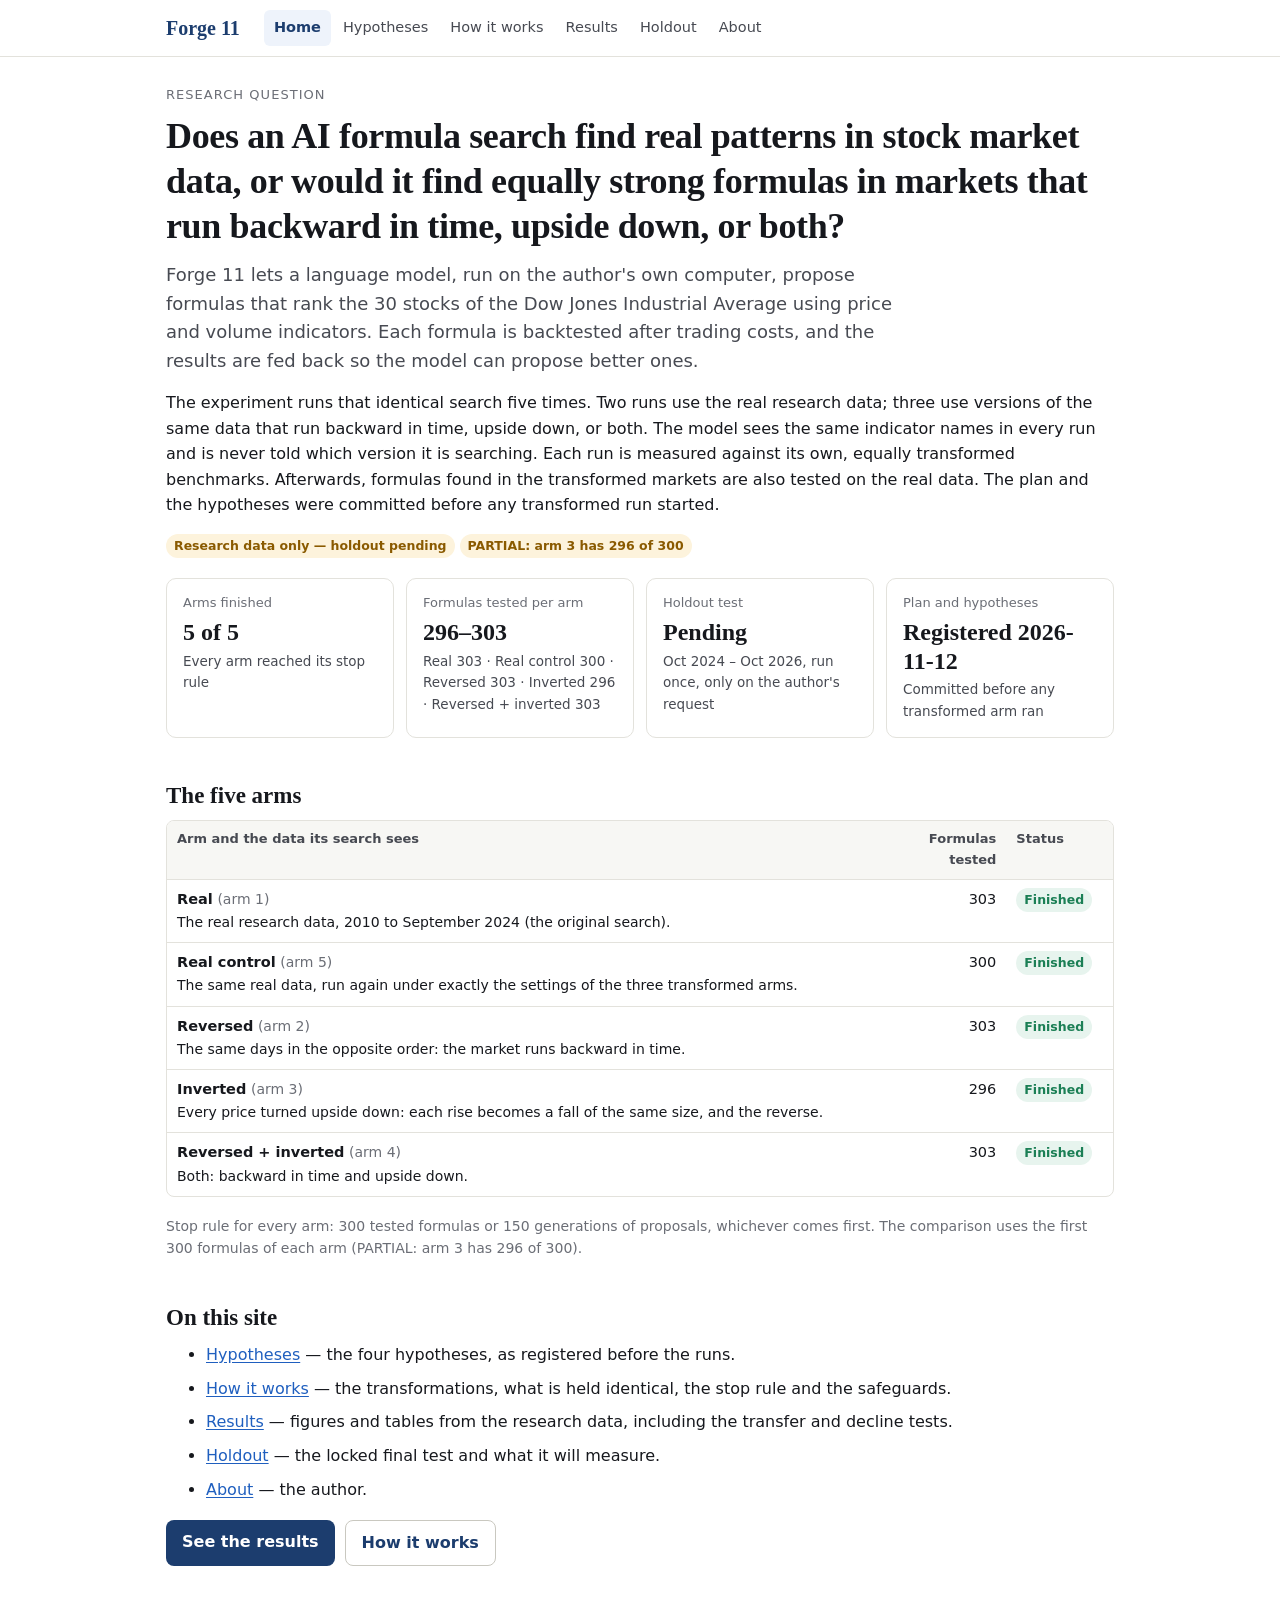
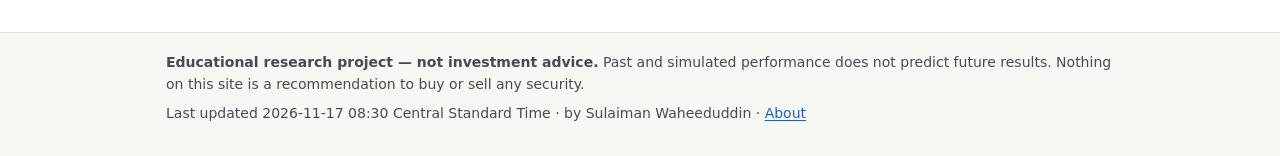
<file: index.html>
<!doctype html>
<html lang="en">
<head>
<meta charset="utf-8">
<meta name="viewport" content="width=device-width, initial-scale=1">
<title>Forge 11</title>
<meta name="description" content="An AI formula search on real, time-reversed and price-inverted stock market data.">
<link rel="stylesheet" href="assets/style.css">
<link rel="icon" href="assets/favicon.svg" type="image/svg+xml">
</head>
<body>
<header class="site-header">
  <div class="wrap header-inner">
    <a class="brand" href="index.html">Forge 11</a>
    <nav class="site-nav" aria-label="Main"><a href="index.html" aria-current="page">Home</a><a href="hypotheses.html">Hypotheses</a><a href="how-it-works.html">How it works</a><a href="results.html">Results</a><a href="holdout.html">Holdout</a><a href="about.html">About</a></nav>
  </div>
</header>
<main class="wrap">
<p class="eyebrow">Research question</p>
<h1>Does an AI formula search find real patterns in stock market data, or would it find equally strong formulas in markets that run backward in time, upside down, or both?</h1>
<p class="lede">Forge 11 lets a language model, run on the author's own computer, propose formulas that rank the 30 stocks of the Dow Jones Industrial Average using price and volume indicators. Each formula is backtested after trading costs, and the results are fed back so the model can propose better ones.</p>
<p>The experiment runs that identical search five times. Two runs use the real research data; three use versions of the same data that run backward in time, upside down, or both. The model sees the same indicator names in every run and is never told which version it is searching. Each run is measured against its own, equally transformed benchmarks. Afterwards, formulas found in the transformed markets are also tested on the real data. The plan and the hypotheses were committed before any transformed run started.</p>
<p><span class="badge badge-pending">Research data only — holdout pending</span> <span class="badge badge-pending">PARTIAL: arm 3 has 296 of 300</span></p>
<div class="cards"><div class="card"><p class="label">Arms finished</p><p class="value">5 of 5</p><p class="note">Every arm reached its stop rule</p></div><div class="card"><p class="label">Formulas tested per arm</p><p class="value">296–303</p><p class="note">Real 303 · Real control 300 · Reversed 303 · Inverted 296 · Reversed + inverted 303</p></div><div class="card"><p class="label">Holdout test</p><p class="value">Pending</p><p class="note">Oct 2024 – Oct 2026, run once, only on the author&#x27;s request</p></div><div class="card"><p class="label">Plan and hypotheses</p><p class="value">Registered 2026-11-12</p><p class="note">Committed before any transformed arm ran</p></div></div>
<h2>The five arms</h2>
<div class="table-wrap"><table><thead><tr><th>Arm and the data its search sees</th><th class="num">Formulas<br>tested</th><th>Status</th></tr></thead><tbody><tr><td><strong>Real</strong> <span class="muted small">(arm 1)</span><br><span class="small">The real research data, 2010 to September 2024 (the original search).</span></td><td class="num">303</td><td><span class="badge badge-ok">Finished</span></td></tr><tr><td><strong>Real control</strong> <span class="muted small">(arm 5)</span><br><span class="small">The same real data, run again under exactly the settings of the three transformed arms.</span></td><td class="num">300</td><td><span class="badge badge-ok">Finished</span></td></tr><tr><td><strong>Reversed</strong> <span class="muted small">(arm 2)</span><br><span class="small">The same days in the opposite order: the market runs backward in time.</span></td><td class="num">303</td><td><span class="badge badge-ok">Finished</span></td></tr><tr><td><strong>Inverted</strong> <span class="muted small">(arm 3)</span><br><span class="small">Every price turned upside down: each rise becomes a fall of the same size, and the reverse.</span></td><td class="num">296</td><td><span class="badge badge-ok">Finished</span></td></tr><tr><td><strong>Reversed + inverted</strong> <span class="muted small">(arm 4)</span><br><span class="small">Both: backward in time and upside down.</span></td><td class="num">303</td><td><span class="badge badge-ok">Finished</span></td></tr></tbody></table></div>
<p class="small muted">Stop rule for every arm: 300 tested formulas or 150 generations of proposals, whichever comes first. The comparison uses the first 300 formulas of each arm (PARTIAL: arm 3 has 296 of 300).</p>
<h2>On this site</h2>
<ul class="link-list"><li><a href="hypotheses.html">Hypotheses</a> — the four hypotheses, as registered before the runs.</li><li><a href="how-it-works.html">How it works</a> — the transformations, what is held identical, the stop rule and the safeguards.</li><li><a href="results.html">Results</a> — figures and tables from the research data, including the transfer and decline tests.</li><li><a href="holdout.html">Holdout</a> — the locked final test and what it will measure.</li><li><a href="about.html">About</a> — the author.</li></ul>
<div class="actions"><a class="button" href="results.html">See the results</a><a class="button secondary" href="how-it-works.html">How it works</a></div>
</main>
<footer class="site-footer">
  <div class="wrap">
    <p><strong>Educational research project — not investment advice.</strong> Past and simulated performance
    does not predict future results. Nothing on this site is a recommendation to buy or sell any security.</p>
    <p>Last updated 2026-11-17 08:30 Central Standard Time · by Sulaiman Waheeduddin · <a href="about.html">About</a></p>
  </div>
</footer>
</body>
</html>
</file>
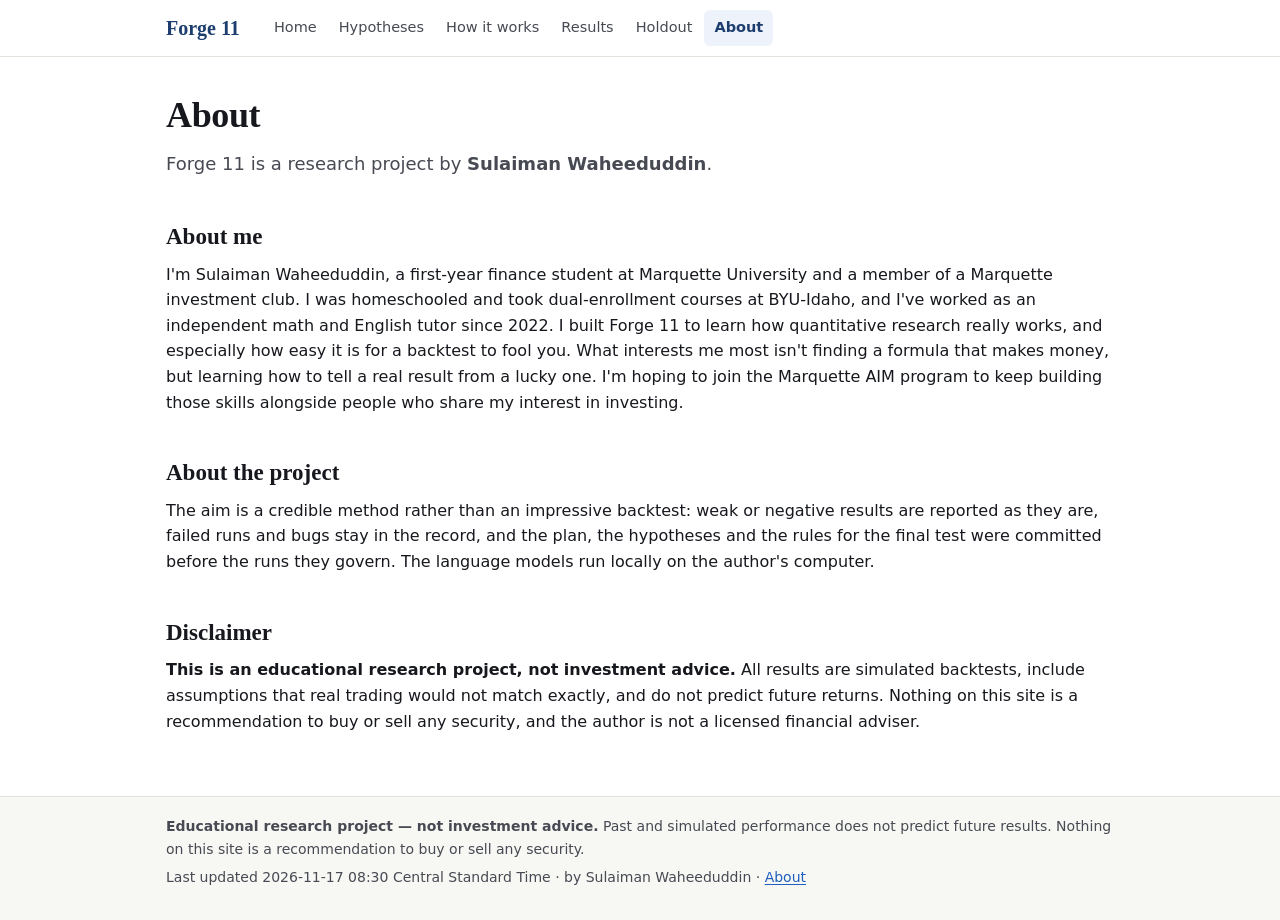
<file: about.html>
<!doctype html>
<html lang="en">
<head>
<meta charset="utf-8">
<meta name="viewport" content="width=device-width, initial-scale=1">
<title>About · Forge 11</title>
<meta name="description" content="About the author.">
<link rel="stylesheet" href="assets/style.css">
<link rel="icon" href="assets/favicon.svg" type="image/svg+xml">
</head>
<body>
<header class="site-header">
  <div class="wrap header-inner">
    <a class="brand" href="index.html">Forge 11</a>
    <nav class="site-nav" aria-label="Main"><a href="index.html">Home</a><a href="hypotheses.html">Hypotheses</a><a href="how-it-works.html">How it works</a><a href="results.html">Results</a><a href="holdout.html">Holdout</a><a href="about.html" aria-current="page">About</a></nav>
  </div>
</header>
<main class="wrap">

<h1>About</h1>
<p class="lede">Forge 11 is a research project by <strong>Sulaiman Waheeduddin</strong>.</p>
<h2>About me</h2>
<p>I'm Sulaiman Waheeduddin, a first-year finance student at Marquette University and a member of a Marquette investment club. I was homeschooled and took dual-enrollment courses at BYU-Idaho, and I've worked as an independent math and English tutor since 2022. I built Forge 11 to learn how quantitative research really works, and especially how easy it is for a backtest to fool you. What interests me most isn't finding a formula that makes money, but learning how to tell a real result from a lucky one. I'm hoping to join the Marquette AIM program to keep building those skills alongside people who share my interest in investing.</p>
<h2>About the project</h2>
<p>The aim is a credible method rather than an impressive backtest: weak or negative results are reported as they
are, failed runs and bugs stay in the record, and the plan, the hypotheses and the rules for the final test were
committed before the runs they govern. The language models run locally on the author's computer.</p>
<h2>Disclaimer</h2>
<p><strong>This is an educational research project, not investment advice.</strong> All results are simulated
backtests, include assumptions that real trading would not match exactly, and do not predict future returns.
Nothing on this site is a recommendation to buy or sell any security, and the author is not a licensed financial
adviser.</p>

</main>
<footer class="site-footer">
  <div class="wrap">
    <p><strong>Educational research project — not investment advice.</strong> Past and simulated performance
    does not predict future results. Nothing on this site is a recommendation to buy or sell any security.</p>
    <p>Last updated 2026-11-17 08:30 Central Standard Time · by Sulaiman Waheeduddin · <a href="about.html">About</a></p>
  </div>
</footer>
</body>
</html>
</file>
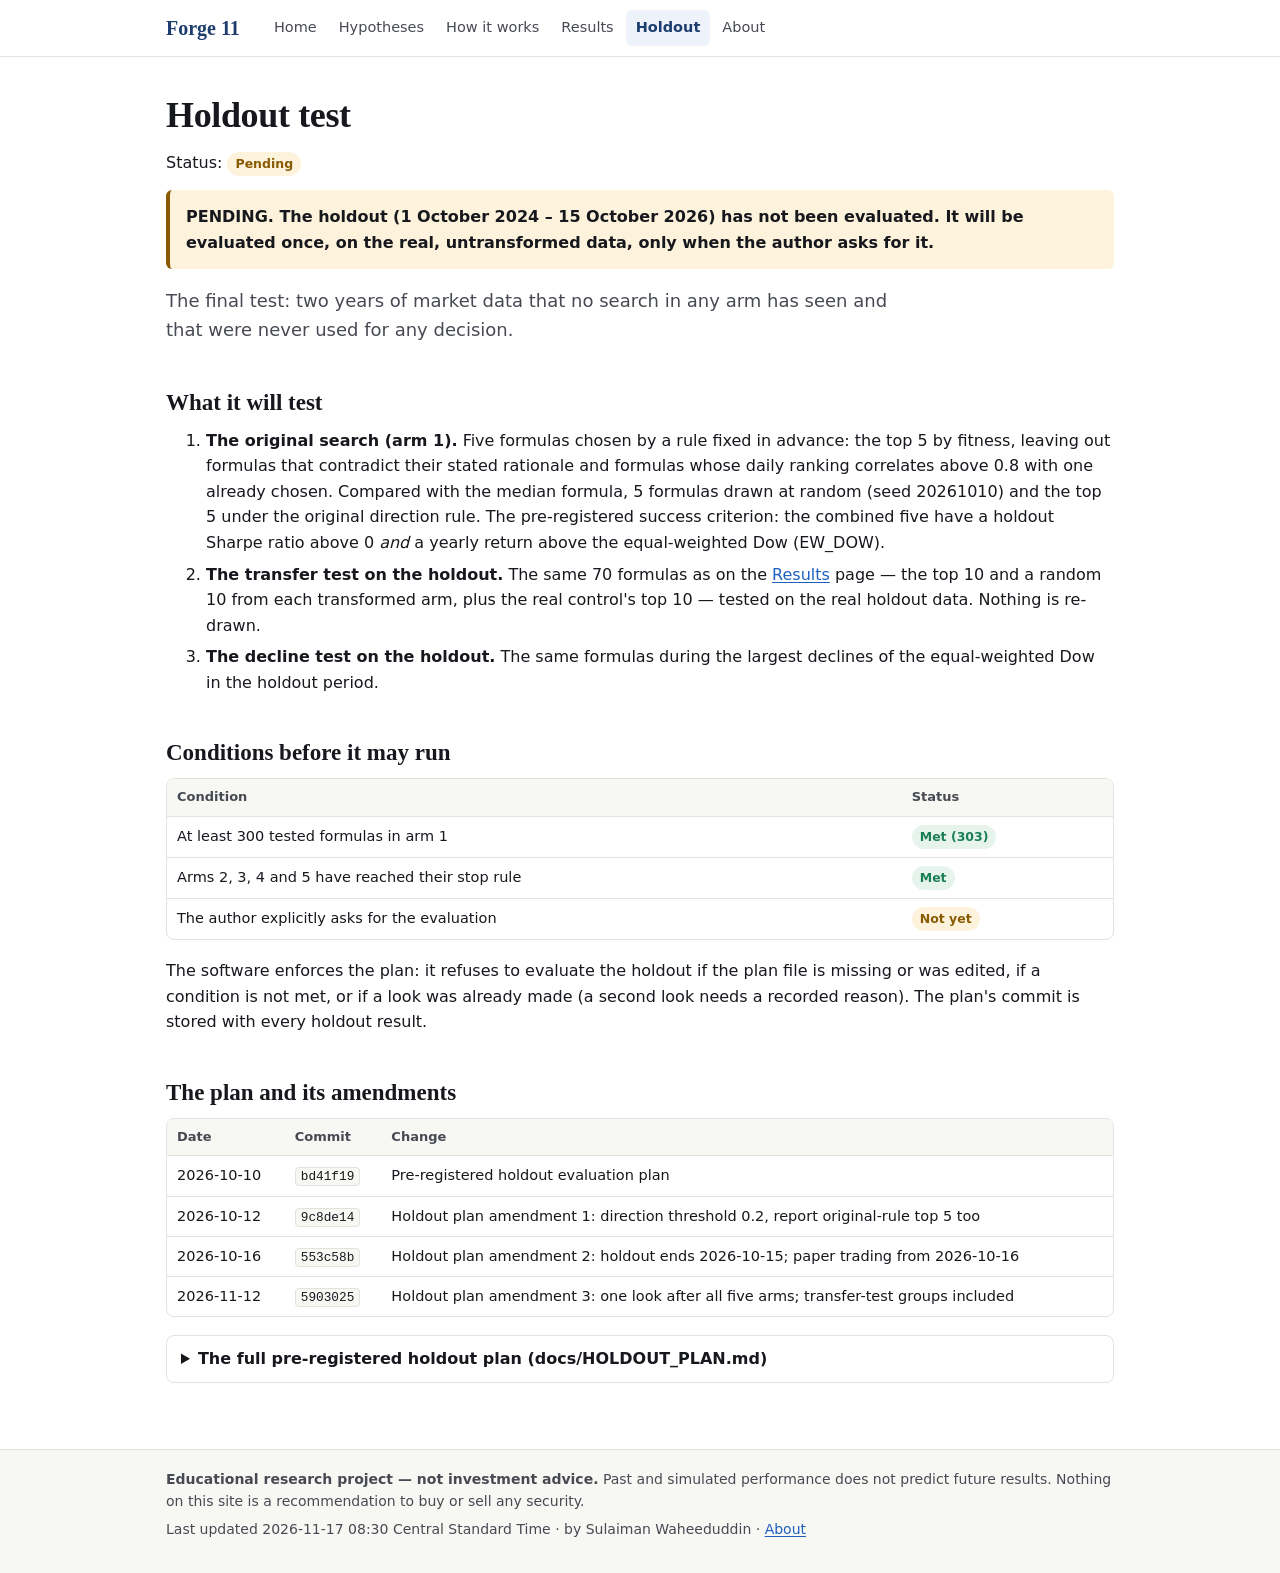
<file: holdout.html>
<!doctype html>
<html lang="en">
<head>
<meta charset="utf-8">
<meta name="viewport" content="width=device-width, initial-scale=1">
<title>Holdout · Forge 11</title>
<meta name="description" content="The locked final test, pending.">
<link rel="stylesheet" href="assets/style.css">
<link rel="icon" href="assets/favicon.svg" type="image/svg+xml">
</head>
<body>
<header class="site-header">
  <div class="wrap header-inner">
    <a class="brand" href="index.html">Forge 11</a>
    <nav class="site-nav" aria-label="Main"><a href="index.html">Home</a><a href="hypotheses.html">Hypotheses</a><a href="how-it-works.html">How it works</a><a href="results.html">Results</a><a href="holdout.html" aria-current="page">Holdout</a><a href="about.html">About</a></nav>
  </div>
</header>
<main class="wrap">
<h1>Holdout test</h1>
<p>Status: <span class="badge badge-pending">Pending</span></p>
<div class="callout pending">PENDING. The holdout (1 October 2024 – 15 October 2026) has not been evaluated. It will be evaluated once, on the real, untransformed data, only when the author asks for it.</div>
<p class="lede">The final test: two years of market data that no search in any arm has seen and that were never used for any decision.</p>
<h2>What it will test</h2>
<ol><li><strong>The original search (arm 1).</strong> Five formulas chosen by a rule fixed in advance: the top 5 by fitness, leaving out formulas that contradict their stated rationale and formulas whose daily ranking correlates above 0.8 with one already chosen. Compared with the median formula, 5 formulas drawn at random (seed 20261010) and the top 5 under the original direction rule. The pre-registered success criterion: the combined five have a holdout Sharpe ratio above 0 <em>and</em> a yearly return above the equal-weighted Dow (EW_DOW).</li><li><strong>The transfer test on the holdout.</strong> The same 70 formulas as on the <a href="results.html">Results</a> page — the top 10 and a random 10 from each transformed arm, plus the real control's top 10 — tested on the real holdout data. Nothing is re-drawn.</li><li><strong>The decline test on the holdout.</strong> The same formulas during the largest declines of the equal-weighted Dow in the holdout period.</li></ol>
<h2>Conditions before it may run</h2>
<div class="table-wrap"><table><thead><tr><th>Condition</th><th>Status</th></tr></thead><tbody><tr><td>At least 300 tested formulas in arm 1</td><td><span class="badge badge-ok">Met (303)</span></td></tr><tr><td>Arms 2, 3, 4 and 5 have reached their stop rule</td><td><span class="badge badge-ok">Met</span></td></tr><tr><td>The author explicitly asks for the evaluation</td><td><span class="badge badge-pending">Not yet</span></td></tr></tbody></table></div>
<p>The software enforces the plan: it refuses to evaluate the holdout if the plan file is missing or was edited, if a condition is not met, or if a look was already made (a second look needs a recorded reason). The plan's commit is stored with every holdout result.</p>
<h2>The plan and its amendments</h2>
<div class="table-wrap"><table><thead><tr><th>Date</th><th>Commit</th><th>Change</th></tr></thead><tbody><tr><td class="nowrap">2026-10-10</td><td><code>bd41f19</code></td><td>Pre-registered holdout evaluation plan</td></tr><tr><td class="nowrap">2026-10-12</td><td><code>9c8de14</code></td><td>Holdout plan amendment 1: direction threshold 0.2, report original-rule top 5 too</td></tr><tr><td class="nowrap">2026-10-16</td><td><code>553c58b</code></td><td>Holdout plan amendment 2: holdout ends 2026-10-15; paper trading from 2026-10-16</td></tr><tr><td class="nowrap">2026-11-12</td><td><code>5903025</code></td><td>Holdout plan amendment 3: one look after all five arms; transfer-test groups included</td></tr></tbody></table></div>
<details><summary>The full pre-registered holdout plan (docs/HOLDOUT_PLAN.md)</summary><pre># Forge 11 — Pre-registered Holdout Evaluation Plan

_Written 2026-10-10, before the long research run. This file is committed to
the repository before any holdout data is evaluated. `python -m forge_11
evaluate-holdout` refuses to run unless this file exists and is committed
unchanged, and it records this file&#x27;s commit hash with every holdout result._

## Why a pre-registered plan

The research loop has seen train (2011–2018) and validation (2019 to
2024-09-30) results for every formula it proposed, generation after
generation. Even with walk-forward folds, a Deflated Sharpe Ratio and penalties
for overfitting, the search can fit the validation period itself. The holdout
period is the only data no formula, no LLM prompt and no design decision has
seen. Deciding *in advance* how it will be used — which formulas, which
comparison, what counts as success — prevents choosing those after looking at
the results.

## Holdout data

- Period: from **2024-10-01** to the last trading day in the data cache when
  the evaluation runs. The cache is refreshed once (`fetch-data`) immediately
  before the evaluation.
- Same rules as the research period: point-in-time Dow membership, next-day
  open execution, top-5 long-only, 5 + 5 bps costs and slippage, each
  formula&#x27;s own rebalance frequency, dividend-adjusted prices.
- Each formula is backtested continuously from 2010 with its fixed
  expression; only returns dated in the holdout period are scored.

## When

- **Once**, after the research database contains **at least 300 evaluated
  formulas** under the current configuration.
- The result of that first look is the headline result, whatever it shows.
  Any later look (for example after a bug fix) is recorded with its look
  number and a written reason and is reported alongside, never instead of,
  the first.

## Which formulas (selection rule)

Applied mechanically by the code to the database at evaluation time:

1. Rank all evaluated formulas by **fitness** (current configuration).
2. Exclude every formula with a **direction mismatch** (its rationale states a
   direction the formula does not follow). Formulas evaluated before the
   direction check existed are eligible.
3. Walk down the ranking and select a formula unless its daily stock-ranking
   correlation (signal similarity over the research period) with an
   already-selected formula exceeds **0.8**.
4. Stop at **5** selected formulas: the **top 5**.

Comparison groups, evaluated the same way:

- **Median formula** — the evaluated formula at the median fitness rank (the
  lower of the two middle ranks if the count is even).
- **Random 5** — five formulas drawn uniformly, with random seed **20261010**,
  from all evaluated formulas not in the top 5.

These show how much the selected formulas beat ordinary ones; if the top 5 do
no better than the random 5 out of sample, the selection added nothing.

## What is reported

For every evaluated formula: holdout Sharpe, CAGR, maximum drawdown,
turnover, excess return versus EW_DOW, DIA and SPY, and size-adjusted alpha
with its Newey-West t-statistic, next to the same formula&#x27;s validation
results. Plus the combined top-5 portfolio (equal-weight average of the five
strategies&#x27; daily returns) and the averages of each group.

## What counts as success

**Primary criterion.** The combined top-5 portfolio has, over the holdout
period:

- a Sharpe ratio **above 0**, and
- a CAGR **above EW_DOW&#x27;s** (the equal-weight Dow, which the strategy could
  have held instead).

Both must hold. Anything else is reported as a failure of the primary
criterion.

**Secondary results** (reported, not pass/fail): how many of the five
individually meet both conditions; the top-5 average holdout Sharpe versus
the random-5 average and the median formula; the drop from validation to
holdout Sharpe for each group.

## Honest limits stated in advance

About two years of daily data cannot establish statistical significance for
strategies with Sharpe ratios near 1; t-statistics will be reported but are
not part of the success criterion. Thirty large-cap stocks offer limited
diversification, and the result is one period of one market. A success is
evidence the method found something that survived out of sample, not proof
of a durable edge; a failure is a legitimate, reportable finding.

## Amendment 1 — 2026-10-12

_Made before any holdout data was evaluated. Original plan: commit `bd41f19`._

**Change: direction-mismatch threshold set to 0.2.** Step 2 of the selection
rule excludes formulas whose rationale states a direction the formula does
not follow. A mismatch is now counted only when the formula&#x27;s average daily
rank correlation with a stated indicator has the opposite sign **and** an
absolute value of at least **0.2**. Until now the code used 0.05 (the original
plan did not state a value).

**Reason.** Most formulas multiply two indicators (e.g.
`dollar_volume_63 * trend_r2_126`). A product of two z-scores has almost no
rank correlation with either component on its own, so the correlations behind
most flags were between −0.05 and −0.10 — statistical noise rather than a
contradiction. At 0.05, 44 of 110 checked formulas (40%) were flagged,
including four of the top ten for that reason alone. Clear contradictions
(e.g. a formula said to buy low RSI that has +0.71 correlation with RSI)
remain flagged at 0.2.

**What had been seen.** The decision was made after viewing a *preview of the
selection rule* on research data (which formulas would be chosen, by ID, with
their train/validation metrics). No holdout returns, prices or metrics were
computed or viewed; the holdout table in the research database is empty.

**Safeguard against cherry-picking.** At holdout time the code also evaluates
and reports, as a separate group, the **top 5 selected with the original 0.05
threshold** (same rule otherwise). Both groups are reported side by side; the
primary criterion is applied to the 0.2-threshold top 5 as amended, and the
0.05 group&#x27;s result is shown next to it.

**Other changes since the plan (for transparency).** On the same date, for
formulas proposed from now on: the LLM prompt explains that indicators are
cross-sectional z-scores; 60% of proposals are brand-new ideas; mutations and
combinations are proposed by a smaller model (`qwen3:14b`); and fitness gains
a penalty for formulas in a crowded family (many top formulas with signal
correlation above 0.8). Fitness — and therefore the ranking used in step 1 —
is computed with the configuration in force at holdout time, as the original
plan states.

## Amendment 2 — 2026-10-16

_Made before any holdout data was evaluated (the holdout table is still empty)
and before any paper-trading code was written or run._

**Holdout period fixed: 2024-10-01 to 2026-10-15 (inclusive).** The original
plan let the holdout run to &quot;the last trading day in the cache when the
evaluation runs&quot;. It now ends on a fixed date, so that it cannot overlap with
paper trading. Holdout metrics use only returns dated 2024-10-01 through
2026-10-15, whenever the evaluation is run.

**Paper trading is a separate forward test starting 2026-10-16.** Paper
portfolios are live forward results: created on or after 2026-10-16, they
trade only on prices that did not exist when they were created. They use the
same rules as the backtest (top 5, equal weight, the formula&#x27;s own rebalance
frequency, signal at the close and trade at the next open, 5 + 5 bps costs)
and are measured against DIA, SPY and EW_DOW. Paper results are never shown to
the language model and play no part in holdout selection. Each portfolio
records the commit of this amendment.

**First paper portfolios: the top 3 by fitness on 2026-10-16.** Chosen from
the **204** formulas evaluated at that date, **by fitness alone** (no other
criterion, no look at holdout or paper results):

| Rank | Formula | Fitness | Rebalance |
|---|---|---|---|
| 1 | #273 `dollar_volume_63 * trend_r2_126 + (dist_52w_high + intraday_ret_21) * vol_ratio_20_120 + (dist_52w_high + overnight_ret_21) * pv_corr_20` | +0.4962 | monthly |
| 2 | #133 `dollar_volume_63 * trend_r2_126 + overnight_ret_21 * vol_ratio_20_120 + pv_corr_20 * (1 - beta_252)` | +0.4809 | monthly |
| 3 | #51 `dollar_volume_63 * (trend_r2_126 + ema_gap_12_26)` | +0.4546 | monthly |

(Rank 4, #246, had fitness +0.4545 — the cut between ranks 3 and 4 is a
difference of 0.0001.) They are created after the 2026-10-16 close, so their
first trade is at the next open (2026-10-19), using the 2026-10-16 close as
the signal.

**Holdout selection will also be paper-traded.** When the holdout is
evaluated, the formulas selected by the rule above (the top 5, and for
comparison the top 5 under the original 0.05 direction rule) also get paper
portfolios starting the next trading day, so the same formulas have both a
holdout test and a live forward test.

## Amendment 3 — 2026-11-12

_Made before any holdout data was evaluated (the holdout table is still empty:
0 looks) and before any arm of the parallel worlds experiment other than arm 1
was run. At this date arm 1 (the research run this plan was written for) has
204 evaluated formulas; the price snapshot for arms 2–5 has not been made._

**Change 1: the one holdout look is made after all five arms have finished.**
The parallel worlds experiment (`docs/PARALLEL_WORLDS_PLAN.md`) runs the same
search in five arms: arm 1 is this research run; arms 2–4 search transformed
copies of the research data; arm 5 repeats the search on the untransformed
research data. The holdout is now evaluated only when:

- arm 1 has at least 300 evaluated formulas (unchanged), **and**
- each of arms 5, 2, 3 and 4 has reached its stop rule (300 evaluated formulas
  or 150 generations, whichever comes first), **and**
- the author explicitly asks for it (unchanged).

The holdout is still evaluated **exactly once**. The rules for any later look
(look number and written reason, reported alongside and never instead of the
first) are unchanged. The holdout period is unchanged: 2024-10-01 to
2026-10-15.

**Change 2: the same look also evaluates the seven transfer-test groups.**
In addition to the groups already in this plan, the single look evaluates the
seven groups of the parallel worlds plan (section 8, item 16), 70 formulas:

- for each of arms 2, 3 and 4: its top 10 by fitness within its first 300
  evaluated formulas, and a random 10 from the rest of those 300 (seeds
  20261113, 20261114 and 20261115, recorded in `config.yaml` on 2026-11-11);
- the top 10 of arm 5, as the real-data reference.

These groups are fixed mechanically by each arm&#x27;s database, the fitness rule
and the recorded seeds. They are evaluated on the **real, untransformed**
holdout data under the rules of the &quot;Holdout data&quot; section above (each formula
keeps its expression and its own rebalance frequency). The holdout is never
transformed, and no arm&#x27;s search ever loads it.

Reported for each of the seven groups and for each of their formulas: holdout
Sharpe ratio, holdout CAGR minus EW_DOW&#x27;s, and deflated Sharpe ratio (item 16
of the parallel worlds plan), and returns during the 5 largest peak-to-trough
declines of the real EW_DOW inside the holdout period compared with the other
days of the holdout period (item 17), each next to the same numbers on the
research data. The exact definitions are in the parallel worlds plan, section
8.

**Unchanged.** The selection rule (top 5 of arm 1 by fitness, direction
threshold 0.2, signal correlation at most 0.8), the comparison groups (median
formula, random 5 with seed 20261010, top 5 under the original 0.05 rule) and
the primary success criterion, which applies only to arm 1&#x27;s combined top 5.
The seven transfer-test groups are not part of the success criterion and are
reported as numbers only. They do not get paper portfolios; the paper
portfolios of amendment 2 (arm 1&#x27;s holdout selection) start the trading day
after the look, as before, which is now later.

**Reason.** In the parallel worlds experiment every year of the research
period is seen by some arm in transformed form (the parallel worlds plan,
section 3.1, lists the real years each arm&#x27;s train and validation windows
cover). The holdout period is the only period that no arm has seen. Because
this plan allows one look, the look has to wait until the formulas of all arms
exist.

**Consequences stated in advance.**

- Arm 1 stops at the end of the generation in which it reaches 300 evaluated
  formulas and is not run again before the look. The selection rule is applied
  to arm 1&#x27;s database as it stands at the look.
- Results from arms 2–5 are never shown in arm 1&#x27;s prompts and are stored in
  separate databases, so they cannot change arm 1&#x27;s formulas, fitness or
  selection.
- The data cache is refreshed (`fetch-data`) immediately before the look, as
  before. Arms 2–5 searched on a frozen copy of the research data made
  earlier; a refresh can revise dividend-adjusted price levels, so their
  formulas&#x27; research-period numbers recomputed at the look can differ slightly
  from the stored ones. Both are reported.
- `evaluate-holdout` enforces this amendment mechanically: it refuses while
  any of arms 5, 2, 3 or 4 has not reached its stop rule.
- Nothing runs the holdout evaluation automatically. It runs only when the
  author asks for it.
</pre></details>
</main>
<footer class="site-footer">
  <div class="wrap">
    <p><strong>Educational research project — not investment advice.</strong> Past and simulated performance
    does not predict future results. Nothing on this site is a recommendation to buy or sell any security.</p>
    <p>Last updated 2026-11-17 08:30 Central Standard Time · by Sulaiman Waheeduddin · <a href="about.html">About</a></p>
  </div>
</footer>
</body>
</html>
</file>
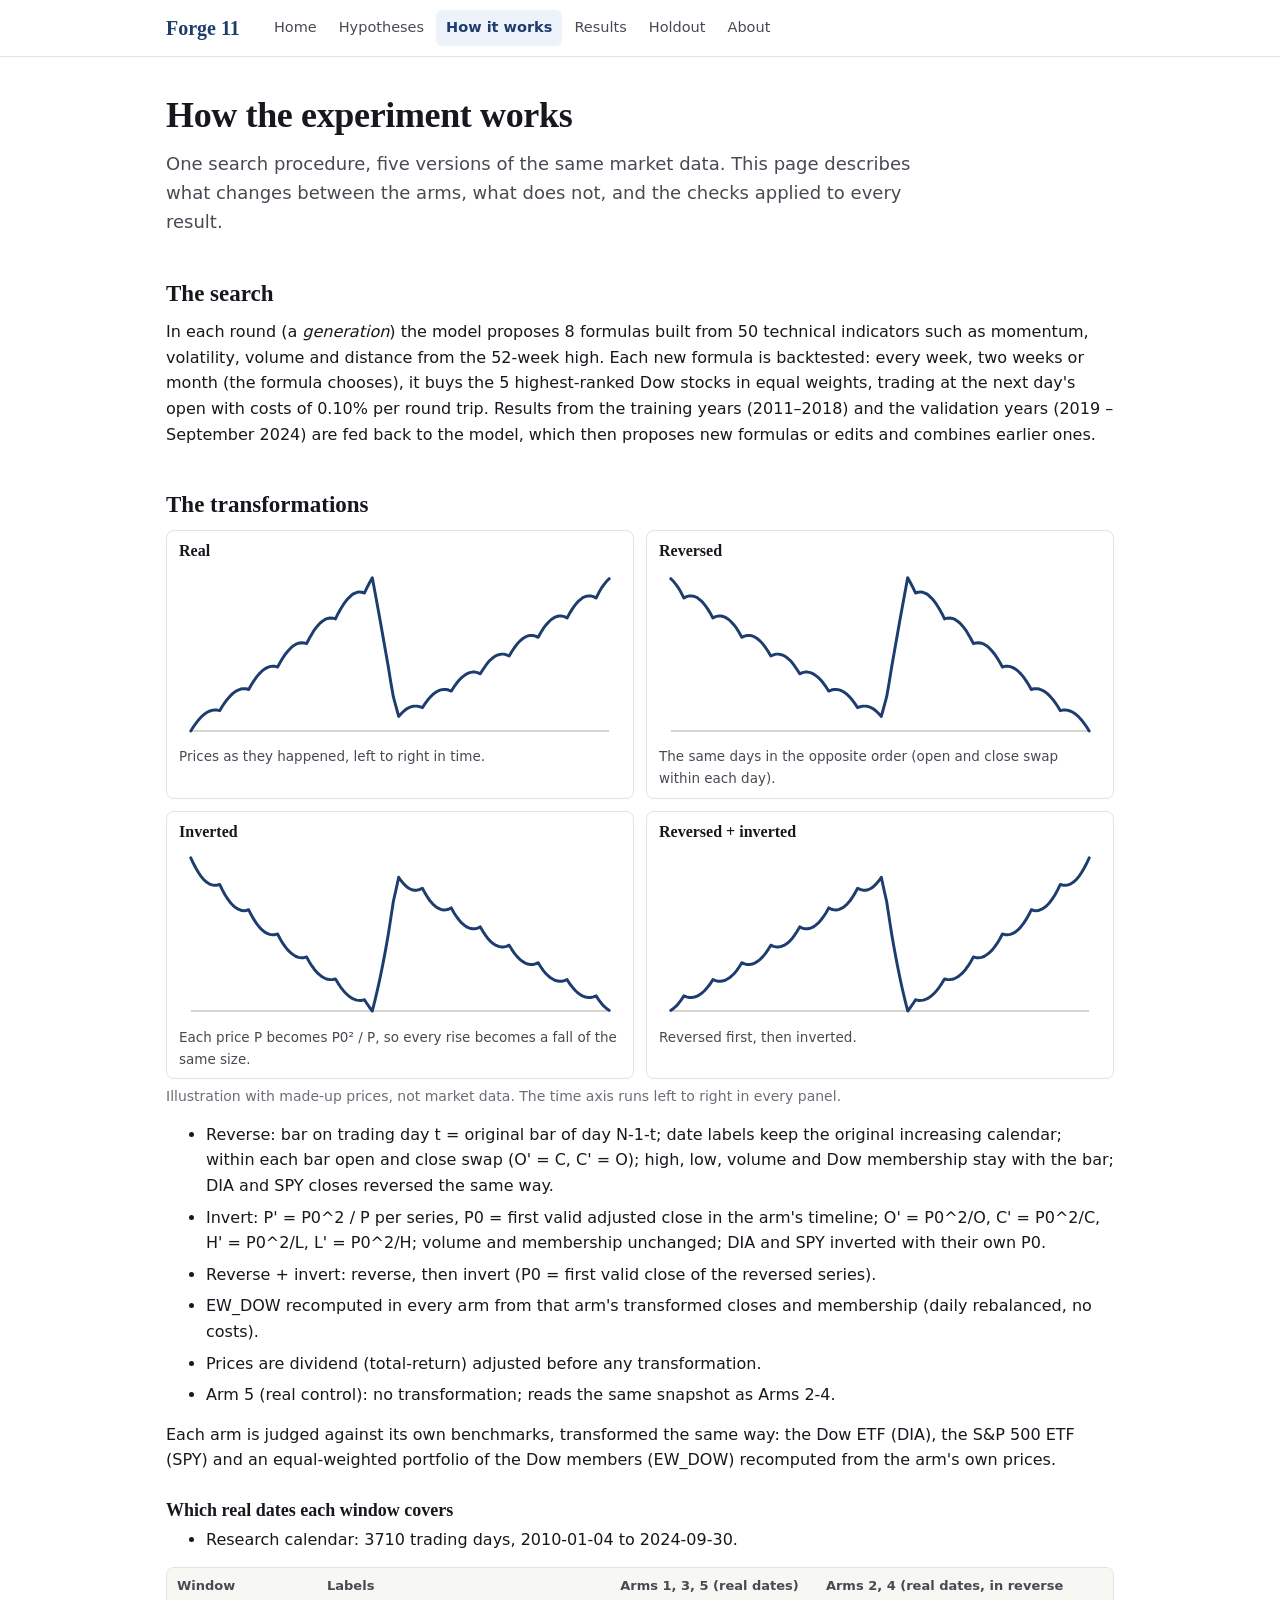
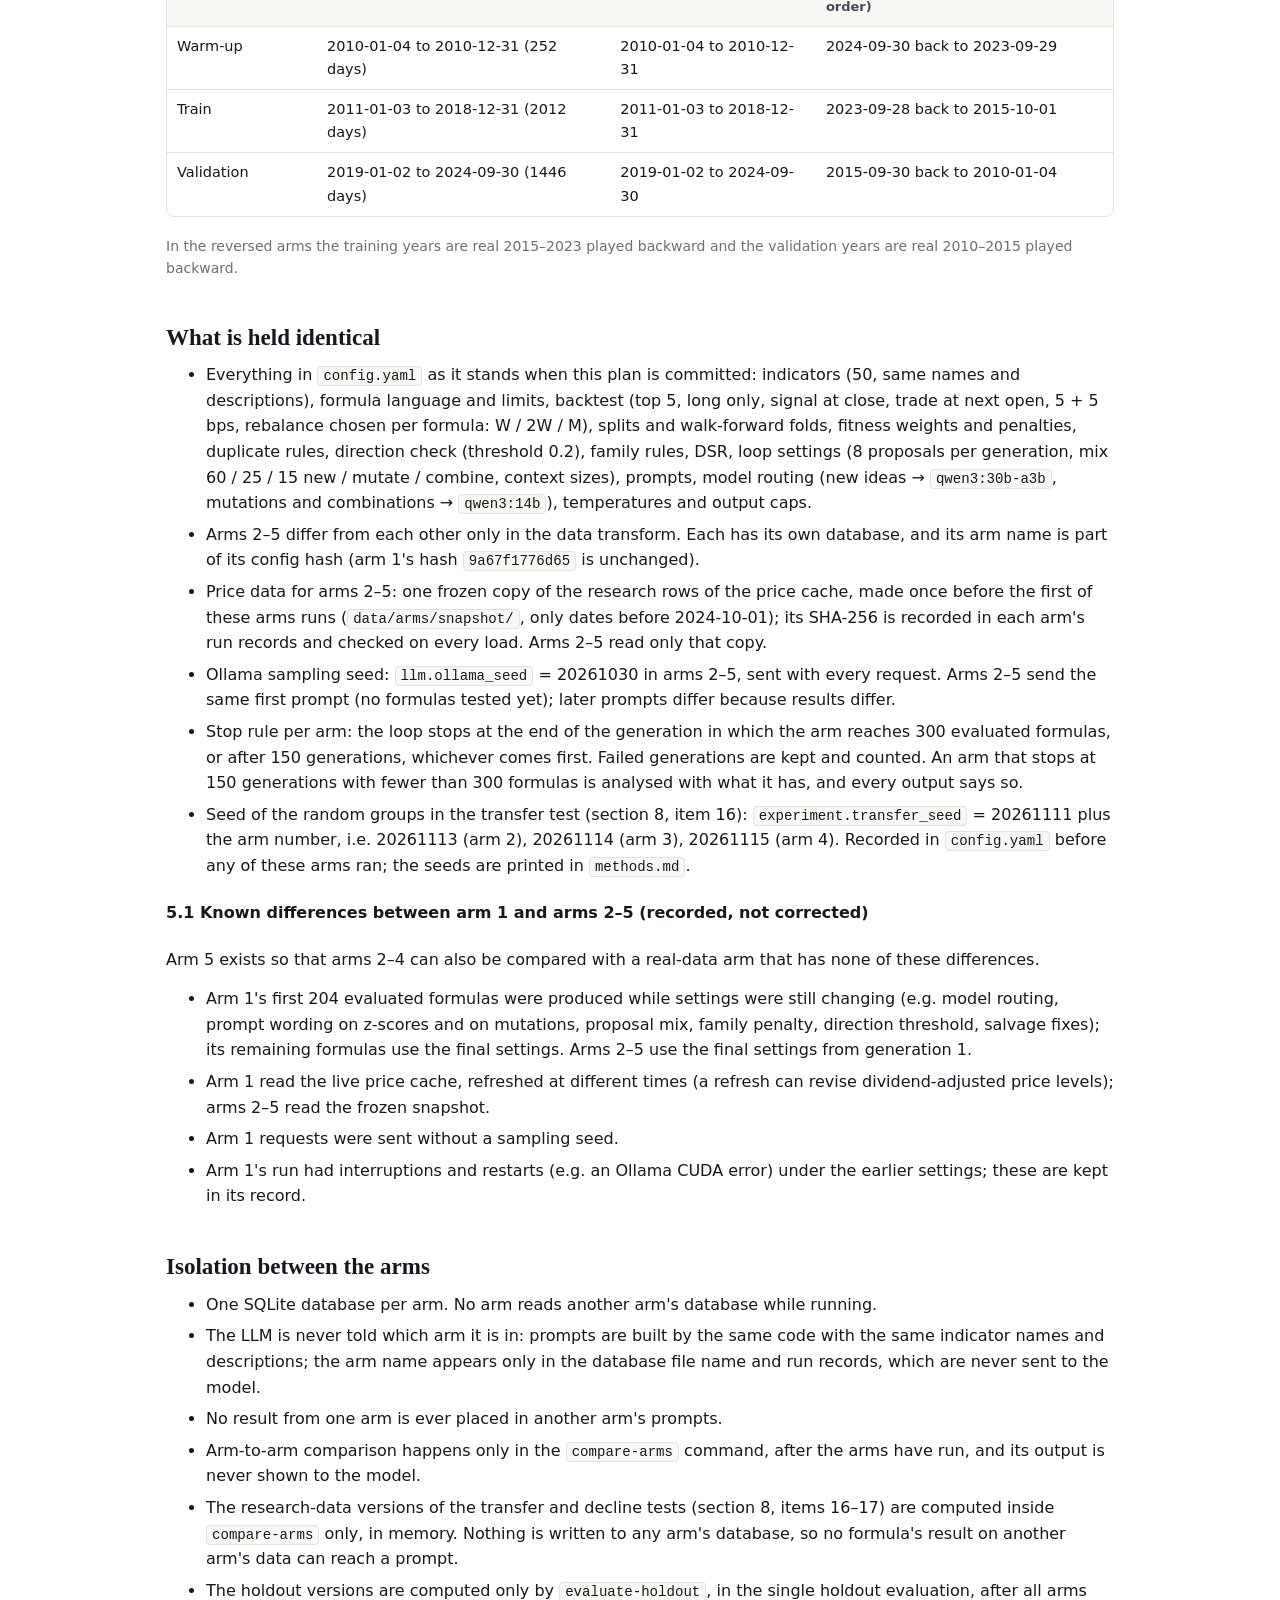
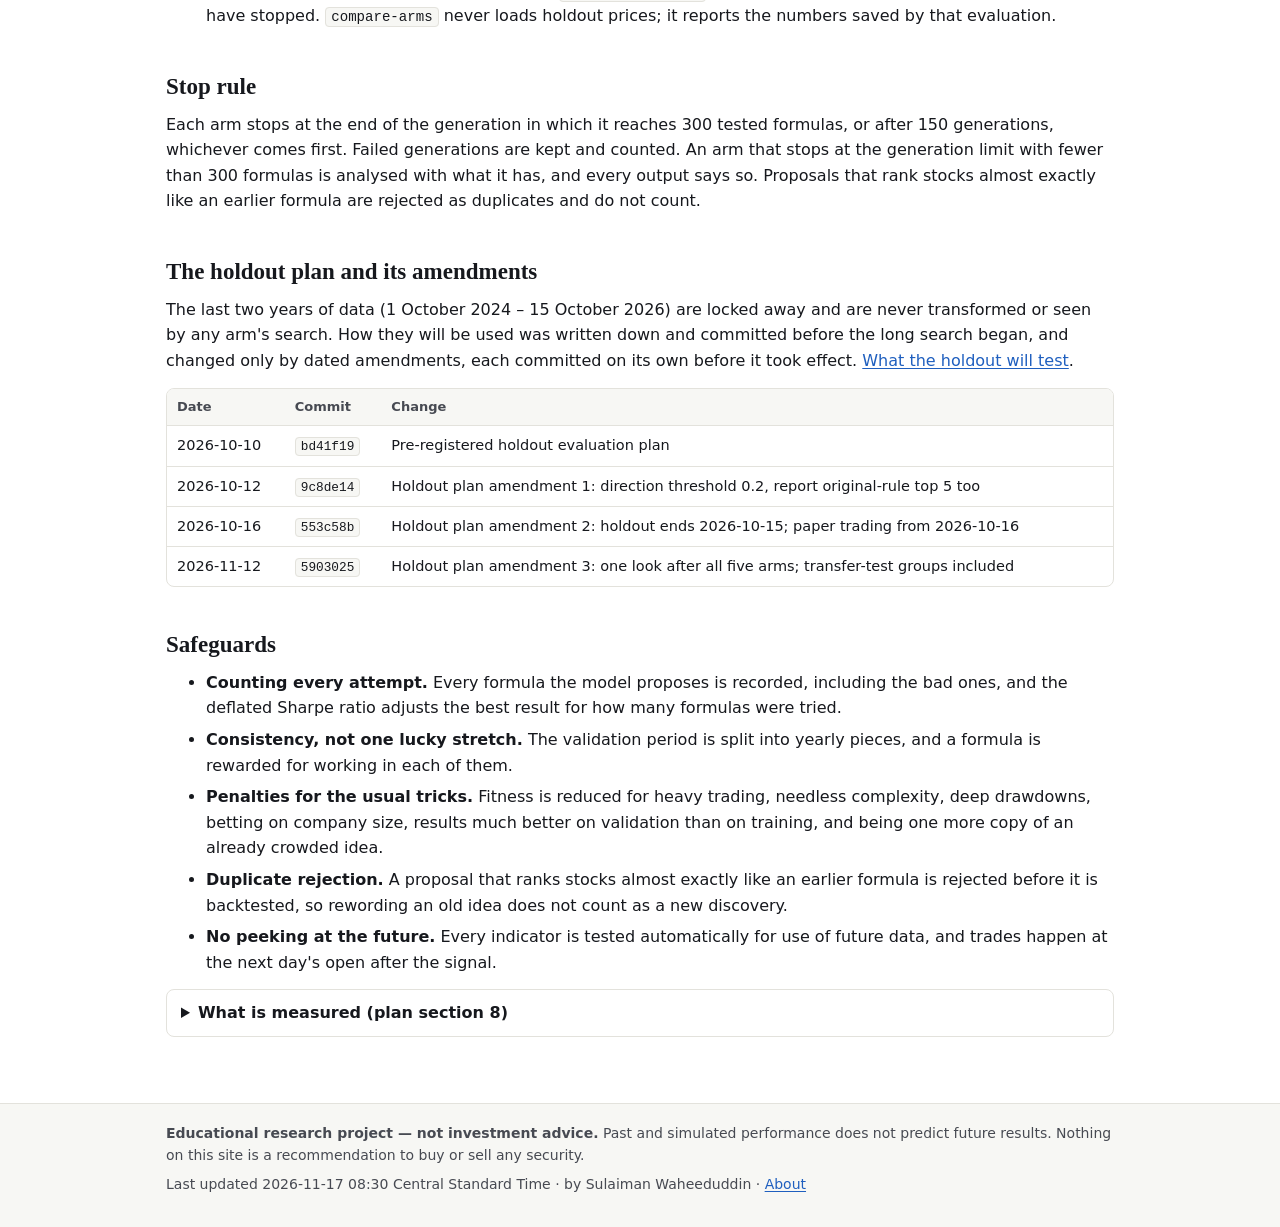
<file: how-it-works.html>
<!doctype html>
<html lang="en">
<head>
<meta charset="utf-8">
<meta name="viewport" content="width=device-width, initial-scale=1">
<title>How it works · Forge 11</title>
<meta name="description" content="Transformations, settings held identical, isolation, stop rule and safeguards.">
<link rel="stylesheet" href="assets/style.css">
<link rel="icon" href="assets/favicon.svg" type="image/svg+xml">
</head>
<body>
<header class="site-header">
  <div class="wrap header-inner">
    <a class="brand" href="index.html">Forge 11</a>
    <nav class="site-nav" aria-label="Main"><a href="index.html">Home</a><a href="hypotheses.html">Hypotheses</a><a href="how-it-works.html" aria-current="page">How it works</a><a href="results.html">Results</a><a href="holdout.html">Holdout</a><a href="about.html">About</a></nav>
  </div>
</header>
<main class="wrap">
<h1>How the experiment works</h1>
<p class="lede">One search procedure, five versions of the same market data. This page describes what changes between the arms, what does not, and the checks applied to every result.</p>
<h2>The search</h2>
<p>In each round (a <em>generation</em>) the model proposes 8 formulas built from 50 technical indicators such as momentum, volatility, volume and distance from the 52-week high. Each new formula is backtested: every week, two weeks or month (the formula chooses), it buys the 5 highest-ranked Dow stocks in equal weights, trading at the next day's open with costs of 0.10% per round trip. Results from the training years (2011–2018) and the validation years (2019 – September 2024) are fed back to the model, which then proposes new formulas or edits and combines earlier ones.</p>
<h2 id="transformations">The transformations</h2>
<div class="spark-grid"><figure class="spark"><figcaption class="spark-title">Real</figcaption><svg viewBox="0 0 300 120" role="img" aria-label="Real: Prices as they happened, left to right in time."><line x1="8" y1="112" x2="292" y2="112" stroke="#c9c8c0" stroke-width="1"/><polyline points="8.0,112.0 9.8,109.1 11.6,106.6 13.4,104.3 15.1,102.4 16.9,100.8 18.7,99.5 20.5,98.6 22.3,98.0 24.1,97.7 25.9,97.8 27.6,98.2 29.4,95.2 31.2,92.6 33.0,90.2 34.8,88.2 36.6,86.5 38.4,85.1 40.2,84.2 41.9,83.5 43.7,83.3 45.5,83.3 47.3,83.8 49.1,80.6 50.9,77.8 52.7,75.3 54.4,73.2 56.2,71.4 58.0,70.0 59.8,69.0 61.6,68.3 63.4,68.0 65.2,68.1 66.9,68.6 68.7,65.3 70.5,62.3 72.3,59.7 74.1,57.5 75.9,55.6 77.7,54.1 79.4,53.1 81.2,52.4 83.0,52.1 84.8,52.2 86.6,52.7 88.4,49.2 90.2,46.1 91.9,43.3 93.7,41.0 95.5,39.0 97.3,37.5 99.1,36.3 100.9,35.6 102.7,35.3 104.5,35.4 106.2,35.9 108.0,32.2 109.8,29.0 111.6,26.1 113.4,23.6 115.2,21.6 117.0,19.9 118.7,18.7 120.5,18.0 122.3,17.6 124.1,17.8 125.9,18.3 127.7,14.5 129.5,11.0 131.2,8.0 133.0,17.6 134.8,27.5 136.6,37.4 138.4,47.6 140.2,57.8 142.0,68.1 143.7,78.5 145.5,88.9 147.3,95.4 149.1,102.1 150.9,100.1 152.7,98.4 154.5,97.0 156.3,96.0 158.0,95.4 159.8,95.1 161.6,95.1 163.4,95.5 165.2,96.2 167.0,93.4 168.8,91.0 170.5,89.0 172.3,87.2 174.1,85.8 175.9,84.8 177.7,84.1 179.5,83.8 181.3,83.8 183.0,84.2 184.8,84.9 186.6,82.1 188.4,79.6 190.2,77.4 192.0,75.6 193.8,74.2 195.5,73.1 197.3,72.4 199.1,72.0 200.9,72.0 202.7,72.4 204.5,73.2 206.3,70.3 208.1,67.7 209.8,65.4 211.6,63.5 213.4,62.0 215.2,60.9 217.0,60.2 218.8,59.8 220.6,59.8 222.3,60.3 224.1,61.1 225.9,58.0 227.7,55.3 229.5,53.0 231.3,51.0 233.1,49.4 234.8,48.3 236.6,47.5 238.4,47.1 240.2,47.2 242.0,47.6 243.8,48.4 245.6,45.2 247.3,42.4 249.1,40.0 250.9,38.0 252.7,36.3 254.5,35.1 256.3,34.3 258.1,33.9 259.8,34.0 261.6,34.4 263.4,35.3 265.2,32.0 267.0,29.1 268.8,26.6 270.6,24.4 272.4,22.8 274.1,21.5 275.9,20.7 277.7,20.3 279.5,20.3 281.3,20.8 283.1,21.7 284.9,18.2 286.6,15.2 288.4,12.6 290.2,10.4 292.0,8.6" fill="none" stroke="#1c3d6e" stroke-width="2" stroke-linejoin="round" stroke-linecap="round"/></svg><p class="spark-note">Prices as they happened, left to right in time.</p></figure><figure class="spark"><figcaption class="spark-title">Reversed</figcaption><svg viewBox="0 0 300 120" role="img" aria-label="Reversed: The same days in the opposite order (open and close swap within each day)."><line x1="8" y1="112" x2="292" y2="112" stroke="#c9c8c0" stroke-width="1"/><polyline points="8.0,8.6 9.8,10.4 11.6,12.6 13.4,15.2 15.1,18.2 16.9,21.7 18.7,20.8 20.5,20.3 22.3,20.3 24.1,20.7 25.9,21.5 27.6,22.8 29.4,24.4 31.2,26.6 33.0,29.1 34.8,32.0 36.6,35.3 38.4,34.4 40.2,34.0 41.9,33.9 43.7,34.3 45.5,35.1 47.3,36.3 49.1,38.0 50.9,40.0 52.7,42.4 54.4,45.2 56.2,48.4 58.0,47.6 59.8,47.2 61.6,47.1 63.4,47.5 65.2,48.3 66.9,49.4 68.7,51.0 70.5,53.0 72.3,55.3 74.1,58.0 75.9,61.1 77.7,60.3 79.4,59.8 81.2,59.8 83.0,60.2 84.8,60.9 86.6,62.0 88.4,63.5 90.2,65.4 91.9,67.7 93.7,70.3 95.5,73.2 97.3,72.4 99.1,72.0 100.9,72.0 102.7,72.4 104.5,73.1 106.2,74.2 108.0,75.6 109.8,77.4 111.6,79.6 113.4,82.1 115.2,84.9 117.0,84.2 118.7,83.8 120.5,83.8 122.3,84.1 124.1,84.8 125.9,85.8 127.7,87.2 129.5,89.0 131.2,91.0 133.0,93.4 134.8,96.2 136.6,95.5 138.4,95.1 140.2,95.1 142.0,95.4 143.7,96.0 145.5,97.0 147.3,98.4 149.1,100.1 150.9,102.1 152.7,95.4 154.5,88.9 156.3,78.5 158.0,68.1 159.8,57.8 161.6,47.6 163.4,37.4 165.2,27.5 167.0,17.6 168.8,8.0 170.5,11.0 172.3,14.5 174.1,18.3 175.9,17.8 177.7,17.6 179.5,18.0 181.3,18.7 183.0,19.9 184.8,21.6 186.6,23.6 188.4,26.1 190.2,29.0 192.0,32.2 193.8,35.9 195.5,35.4 197.3,35.3 199.1,35.6 200.9,36.3 202.7,37.5 204.5,39.0 206.3,41.0 208.1,43.3 209.8,46.1 211.6,49.2 213.4,52.7 215.2,52.2 217.0,52.1 218.8,52.4 220.6,53.1 222.3,54.1 224.1,55.6 225.9,57.5 227.7,59.7 229.5,62.3 231.3,65.3 233.1,68.6 234.8,68.1 236.6,68.0 238.4,68.3 240.2,69.0 242.0,70.0 243.8,71.4 245.6,73.2 247.3,75.3 249.1,77.8 250.9,80.6 252.7,83.8 254.5,83.3 256.3,83.3 258.1,83.5 259.8,84.2 261.6,85.1 263.4,86.5 265.2,88.2 267.0,90.2 268.8,92.6 270.6,95.2 272.4,98.2 274.1,97.8 275.9,97.7 277.7,98.0 279.5,98.6 281.3,99.5 283.1,100.8 284.9,102.4 286.6,104.3 288.4,106.6 290.2,109.1 292.0,112.0" fill="none" stroke="#1c3d6e" stroke-width="2" stroke-linejoin="round" stroke-linecap="round"/></svg><p class="spark-note">The same days in the opposite order (open and close swap within each day).</p></figure><figure class="spark"><figcaption class="spark-title">Inverted</figcaption><svg viewBox="0 0 300 120" role="img" aria-label="Inverted: Each price P becomes P0² / P, so every rise becomes a fall of the same size."><line x1="8" y1="112" x2="292" y2="112" stroke="#c9c8c0" stroke-width="1"/><polyline points="8.0,8.0 9.8,11.9 11.6,15.3 13.4,18.3 15.1,20.8 16.9,22.9 18.7,24.5 20.5,25.7 22.3,26.4 24.1,26.7 25.9,26.6 27.6,26.1 29.4,29.8 31.2,33.1 33.0,35.9 34.8,38.3 36.6,40.3 38.4,41.8 40.2,42.9 41.9,43.6 43.7,43.9 45.5,43.8 47.3,43.3 49.1,46.9 50.9,50.0 52.7,52.7 54.4,54.9 56.2,56.8 58.0,58.3 59.8,59.3 61.6,60.0 63.4,60.3 65.2,60.2 66.9,59.7 68.7,63.1 70.5,66.1 72.3,68.6 74.1,70.8 75.9,72.5 77.7,73.9 79.4,75.0 81.2,75.6 83.0,75.9 84.8,75.8 86.6,75.3 88.4,78.5 90.2,81.4 91.9,83.8 93.7,85.9 95.5,87.5 97.3,88.9 99.1,89.8 100.9,90.5 102.7,90.7 104.5,90.6 106.2,90.2 108.0,93.2 109.8,95.9 111.6,98.2 113.4,100.2 115.2,101.8 117.0,103.1 118.7,104.0 120.5,104.6 122.3,104.8 124.1,104.8 125.9,104.3 127.7,107.2 129.5,109.8 131.2,112.0 133.0,104.8 134.8,97.2 136.6,88.9 138.4,80.0 140.2,70.5 142.0,60.2 143.7,49.3 145.5,37.5 147.3,29.7 149.1,21.2 150.9,23.8 152.7,25.9 154.5,27.6 156.3,28.8 158.0,29.7 159.8,30.0 161.6,30.0 163.4,29.5 165.2,28.7 167.0,32.0 168.8,34.9 170.5,37.4 172.3,39.4 174.1,41.0 175.9,42.2 177.7,43.0 179.5,43.4 181.3,43.3 183.0,42.9 184.8,42.0 186.6,45.3 188.4,48.0 190.2,50.4 192.0,52.4 193.8,53.9 195.5,55.1 197.3,55.8 199.1,56.2 200.9,56.2 202.7,55.7 204.5,54.9 206.3,58.0 208.1,60.7 209.8,63.0 211.6,64.9 213.4,66.4 215.2,67.5 217.0,68.2 218.8,68.5 220.6,68.5 222.3,68.1 224.1,67.3 225.9,70.3 227.7,72.9 229.5,75.1 231.3,76.9 233.1,78.3 234.8,79.4 236.6,80.1 238.4,80.4 240.2,80.4 242.0,80.0 243.8,79.2 245.6,82.1 247.3,84.6 249.1,86.7 250.9,88.4 252.7,89.8 254.5,90.8 256.3,91.5 258.1,91.8 259.8,91.8 261.6,91.4 263.4,90.7 265.2,93.5 267.0,95.8 268.8,97.9 270.6,99.6 272.4,100.9 274.1,101.9 275.9,102.5 277.7,102.8 279.5,102.8 281.3,102.4 283.1,101.7 284.9,104.4 286.6,106.7 288.4,108.7 290.2,110.3 292.0,111.6" fill="none" stroke="#1c3d6e" stroke-width="2" stroke-linejoin="round" stroke-linecap="round"/></svg><p class="spark-note">Each price P becomes P0² / P, so every rise becomes a fall of the same size.</p></figure><figure class="spark"><figcaption class="spark-title">Reversed + inverted</figcaption><svg viewBox="0 0 300 120" role="img" aria-label="Reversed + inverted: Reversed first, then inverted."><line x1="8" y1="112" x2="292" y2="112" stroke="#c9c8c0" stroke-width="1"/><polyline points="8.0,111.6 9.8,110.3 11.6,108.7 13.4,106.7 15.1,104.4 16.9,101.7 18.7,102.4 20.5,102.8 22.3,102.8 24.1,102.5 25.9,101.9 27.6,100.9 29.4,99.6 31.2,97.9 33.0,95.8 34.8,93.5 36.6,90.7 38.4,91.4 40.2,91.8 41.9,91.8 43.7,91.5 45.5,90.8 47.3,89.8 49.1,88.4 50.9,86.7 52.7,84.6 54.4,82.1 56.2,79.2 58.0,80.0 59.8,80.4 61.6,80.4 63.4,80.1 65.2,79.4 66.9,78.3 68.7,76.9 70.5,75.1 72.3,72.9 74.1,70.3 75.9,67.3 77.7,68.1 79.4,68.5 81.2,68.5 83.0,68.2 84.8,67.5 86.6,66.4 88.4,64.9 90.2,63.0 91.9,60.7 93.7,58.0 95.5,54.9 97.3,55.7 99.1,56.2 100.9,56.2 102.7,55.8 104.5,55.1 106.2,53.9 108.0,52.4 109.8,50.4 111.6,48.0 113.4,45.3 115.2,42.0 117.0,42.9 118.7,43.3 120.5,43.4 122.3,43.0 124.1,42.2 125.9,41.0 127.7,39.4 129.5,37.4 131.2,34.9 133.0,32.0 134.8,28.7 136.6,29.5 138.4,30.0 140.2,30.0 142.0,29.7 143.7,28.8 145.5,27.6 147.3,25.9 149.1,23.8 150.9,21.2 152.7,29.7 154.5,37.5 156.3,49.3 158.0,60.2 159.8,70.5 161.6,80.0 163.4,88.9 165.2,97.2 167.0,104.8 168.8,112.0 170.5,109.8 172.3,107.2 174.1,104.3 175.9,104.8 177.7,104.8 179.5,104.6 181.3,104.0 183.0,103.1 184.8,101.8 186.6,100.2 188.4,98.2 190.2,95.9 192.0,93.2 193.8,90.2 195.5,90.6 197.3,90.7 199.1,90.5 200.9,89.8 202.7,88.9 204.5,87.5 206.3,85.9 208.1,83.8 209.8,81.4 211.6,78.5 213.4,75.3 215.2,75.8 217.0,75.9 218.8,75.6 220.6,75.0 222.3,73.9 224.1,72.5 225.9,70.8 227.7,68.6 229.5,66.1 231.3,63.1 233.1,59.7 234.8,60.2 236.6,60.3 238.4,60.0 240.2,59.3 242.0,58.3 243.8,56.8 245.6,54.9 247.3,52.7 249.1,50.0 250.9,46.9 252.7,43.3 254.5,43.8 256.3,43.9 258.1,43.6 259.8,42.9 261.6,41.8 263.4,40.3 265.2,38.3 267.0,35.9 268.8,33.1 270.6,29.8 272.4,26.1 274.1,26.6 275.9,26.7 277.7,26.4 279.5,25.7 281.3,24.5 283.1,22.9 284.9,20.8 286.6,18.3 288.4,15.3 290.2,11.9 292.0,8.0" fill="none" stroke="#1c3d6e" stroke-width="2" stroke-linejoin="round" stroke-linecap="round"/></svg><p class="spark-note">Reversed first, then inverted.</p></figure></div><p class="small muted">Illustration with made-up prices, not market data. The time axis runs left to right in every panel.</p>
<ul><li>Reverse: bar on trading day t = original bar of day N-1-t; date labels keep the original increasing calendar; within each bar open and close swap (O' = C, C' = O); high, low, volume and Dow membership stay with the bar; DIA and SPY closes reversed the same way.</li><li>Invert: P' = P0^2 / P per series, P0 = first valid adjusted close in the arm's timeline; O' = P0^2/O, C' = P0^2/C, H' = P0^2/L, L' = P0^2/H; volume and membership unchanged; DIA and SPY inverted with their own P0.</li><li>Reverse + invert: reverse, then invert (P0 = first valid close of the reversed series).</li><li>EW_DOW recomputed in every arm from that arm's transformed closes and membership (daily rebalanced, no costs).</li><li>Prices are dividend (total-return) adjusted before any transformation.</li><li>Arm 5 (real control): no transformation; reads the same snapshot as Arms 2-4.</li></ul>
<p>Each arm is judged against its own benchmarks, transformed the same way: the Dow ETF (DIA), the S&amp;P 500 ETF (SPY) and an equal-weighted portfolio of the Dow members (EW_DOW) recomputed from the arm's own prices.</p>
<h3>Which real dates each window covers</h3><ul><li>Research calendar: 3710 trading days, 2010-01-04 to 2024-09-30.</li></ul>
<div class="table-wrap"><table class="metrics"><thead><tr><th>Window</th><th>Labels</th><th>Arms 1, 3, 5 (real dates)</th><th>Arms 2, 4 (real dates, in reverse order)</th></tr></thead><tbody><tr><td>Warm-up</td><td>2010-01-04 to 2010-12-31 (252 days)</td><td>2010-01-04 to 2010-12-31</td><td>2024-09-30 back to 2023-09-29</td></tr><tr><td>Train</td><td>2011-01-03 to 2018-12-31 (2012 days)</td><td>2011-01-03 to 2018-12-31</td><td>2023-09-28 back to 2015-10-01</td></tr><tr><td>Validation</td><td>2019-01-02 to 2024-09-30 (1446 days)</td><td>2019-01-02 to 2024-09-30</td><td>2015-09-30 back to 2010-01-04</td></tr></tbody></table></div>
<p class="small muted">In the reversed arms the training years are real 2015–2023 played backward and the validation years are real 2010–2015 played backward.</p>
<h2>What is held identical</h2><ul><li>Everything in <code>config.yaml</code> as it stands when this plan is committed: indicators (50, same names and descriptions), formula language and limits, backtest (top 5, long only, signal at close, trade at next open, 5 + 5 bps, rebalance chosen per formula: W / 2W / M), splits and walk-forward folds, fitness weights and penalties, duplicate rules, direction check (threshold 0.2), family rules, DSR, loop settings (8 proposals per generation, mix 60 / 25 / 15 new / mutate / combine, context sizes), prompts, model routing (new ideas → <code>qwen3:30b-a3b</code>, mutations and combinations → <code>qwen3:14b</code>), temperatures and output caps.</li><li>Arms 2–5 differ from each other only in the data transform. Each has its own database, and its arm name is part of its config hash (arm 1's hash <code>9a67f1776d65</code> is unchanged).</li><li>Price data for arms 2–5: one frozen copy of the research rows of the price cache, made once before the first of these arms runs (<code>data/arms/snapshot/</code>, only dates before 2024-10-01); its SHA-256 is recorded in each arm's run records and checked on every load. Arms 2–5 read only that copy.</li><li>Ollama sampling seed: <code>llm.ollama_seed</code> = 20261030 in arms 2–5, sent with every request. Arms 2–5 send the same first prompt (no formulas tested yet); later prompts differ because results differ.</li><li>Stop rule per arm: the loop stops at the end of the generation in which the arm reaches 300 evaluated formulas, or after 150 generations, whichever comes first. Failed generations are kept and counted. An arm that stops at 150 generations with fewer than 300 formulas is analysed with what it has, and every output says so.</li><li>Seed of the random groups in the transfer test (section 8, item 16): <code>experiment.transfer_seed</code> = 20261111 plus the arm number, i.e. 20261113 (arm 2), 20261114 (arm 3), 20261115 (arm 4). Recorded in <code>config.yaml</code> before any of these arms ran; the seeds are printed in <code>methods.md</code>.</li></ul>
<h4>5.1 Known differences between arm 1 and arms 2–5 (recorded, not corrected)</h4>
<p>Arm 5 exists so that arms 2–4 can also be compared with a real-data arm that has none of these differences.</p>
<ul><li>Arm 1's first 204 evaluated formulas were produced while settings were still changing (e.g. model routing, prompt wording on z-scores and on mutations, proposal mix, family penalty, direction threshold, salvage fixes); its remaining formulas use the final settings. Arms 2–5 use the final settings from generation 1.</li><li>Arm 1 read the live price cache, refreshed at different times (a refresh can revise dividend-adjusted price levels); arms 2–5 read the frozen snapshot.</li><li>Arm 1 requests were sent without a sampling seed.</li><li>Arm 1's run had interruptions and restarts (e.g. an Ollama CUDA error) under the earlier settings; these are kept in its record.</li></ul>
<h2>Isolation between the arms</h2><ul><li>One SQLite database per arm. No arm reads another arm's database while running.</li><li>The LLM is never told which arm it is in: prompts are built by the same code with the same indicator names and descriptions; the arm name appears only in the database file name and run records, which are never sent to the model.</li><li>No result from one arm is ever placed in another arm's prompts.</li><li>Arm-to-arm comparison happens only in the <code>compare-arms</code> command, after the arms have run, and its output is never shown to the model.</li><li>The research-data versions of the transfer and decline tests (section 8, items 16–17) are computed inside <code>compare-arms</code> only, in memory. Nothing is written to any arm's database, so no formula's result on another arm's data can reach a prompt.</li><li>The holdout versions are computed only by <code>evaluate-holdout</code>, in the single holdout evaluation, after all arms have stopped. <code>compare-arms</code> never loads holdout prices; it reports the numbers saved by that evaluation.</li></ul>
<h2>Stop rule</h2><p>Each arm stops at the end of the generation in which it reaches 300 tested formulas, or after 150 generations, whichever comes first. Failed generations are kept and counted. An arm that stops at the generation limit with fewer than 300 formulas is analysed with what it has, and every output says so. Proposals that rank stocks almost exactly like an earlier formula are rejected as duplicates and do not count.</p>
<h2>The holdout plan and its amendments</h2><p>The last two years of data (1 October 2024 – 15 October 2026) are locked away and are never transformed or seen by any arm's search. How they will be used was written down and committed before the long search began, and changed only by dated amendments, each committed on its own before it took effect. <a href="holdout.html">What the holdout will test</a>.</p>
<div class="table-wrap"><table><thead><tr><th>Date</th><th>Commit</th><th>Change</th></tr></thead><tbody><tr><td class="nowrap">2026-10-10</td><td><code>bd41f19</code></td><td>Pre-registered holdout evaluation plan</td></tr><tr><td class="nowrap">2026-10-12</td><td><code>9c8de14</code></td><td>Holdout plan amendment 1: direction threshold 0.2, report original-rule top 5 too</td></tr><tr><td class="nowrap">2026-10-16</td><td><code>553c58b</code></td><td>Holdout plan amendment 2: holdout ends 2026-10-15; paper trading from 2026-10-16</td></tr><tr><td class="nowrap">2026-11-12</td><td><code>5903025</code></td><td>Holdout plan amendment 3: one look after all five arms; transfer-test groups included</td></tr></tbody></table></div>
<h2>Safeguards</h2><ul><li><strong>Counting every attempt.</strong> Every formula the model proposes is recorded, including the bad ones, and the deflated Sharpe ratio adjusts the best result for how many formulas were tried.</li><li><strong>Consistency, not one lucky stretch.</strong> The validation period is split into yearly pieces, and a formula is rewarded for working in each of them.</li><li><strong>Penalties for the usual tricks.</strong> Fitness is reduced for heavy trading, needless complexity, deep drawdowns, betting on company size, results much better on validation than on training, and being one more copy of an already crowded idea.</li><li><strong>Duplicate rejection.</strong> A proposal that ranks stocks almost exactly like an earlier formula is rejected before it is backtested, so rewording an old idea does not count as a new discovery.</li><li><strong>No peeking at the future.</strong> Every indicator is tested automatically for use of future data, and trades happen at the next day's open after the signal.</li></ul>
<details><summary>What is measured (plan section 8)</summary>
<p>Analysis set per arm: the <strong>first 300 evaluated formulas</strong> (by formula id, i.e. evaluation order) under that arm's config hash. Within that set, the deflated Sharpe ratio is recomputed with exactly N = 300 trials and the set's own cross-trial Sharpe variance, and family crowding and fitness (including the family penalty) are recomputed among the set (same rules as the loop). Formulas an arm evaluated beyond its first 300 are not analysed.</p>
<p>Per arm:</p>
<p>1. Validation Sharpe ratio: count, mean, standard deviation, minimum, quartiles, maximum; histogram and empirical distribution. 2. Deflated Sharpe ratio: same statistics; number ≥ 0.95. 3. Train Sharpe ratio: same statistics. 4. Train–validation gap (validation Sharpe − train Sharpe) per formula: same statistics; and the per-generation top-10 averages recorded by the loop (validation, train, gap, luck line) up to the generation that reached 300. 5. Top 10 by recomputed fitness: averages of validation Sharpe, train Sharpe, gap, deflated Sharpe, validation CAGR, validation CAGR minus own EW_DOW CAGR, size exposure; their expressions. 6. Share of formulas with validation (and train) CAGR above the arm's own EW_DOW. 7. Families among the top 50: number, size of the largest, size distribution, and the top 5 families' representative expressions and indicator sets. 8. Indicators: for each of the 50 indicators, the share of the top-50 formulas containing it, and the median validation Sharpe of all formulas containing it. 9. Proposal outcomes: proposed, evaluated, duplicates, invalid, failed generations, generations needed to reach 300; duplicate rate by model. 10. Direction check: number of formulas checked and number contradicting their own rationale (threshold 0.2). 11. The arm's own benchmark CAGRs (DIA, SPY, EW_DOW) in train and validation.</p>
<p>Between arms (all ten pairs):</p>
<p>12. Differences in the per-arm statistics of items 1–6, listed for every arm against arm 1 and against arm 5. 13. Mann–Whitney U test (two-sided) and Kolmogorov–Smirnov statistic for the validation Sharpe, deflated Sharpe and gap distributions; p-values reported as computed, no multiple-comparison correction applied. 14. Indicators: the arm × indicator tables of item 8 side by side. 15. Families: Jaccard overlap of the indicator sets of each pair of arms' top 5 family representatives; number of identical canonical expressions present in both arms.</p>
<p>Formulas from arms 2–4 on the real data. Items 16 and 17 are each reported in two versions, for the same seven groups: <strong>(a) research data</strong> — every real research year was seen by some arm in transformed form (see &quot;Real years covered&quot; below) — and <strong>(b) holdout data</strong>, 2024-10-01 – 2026-10-15, which no arm has seen. Version (b) is defined after item 17.</p>
<p>16. <strong>Transfer test.</strong> Version (a): - <em>Groups (7 groups, 70 formulas):</em> for each of arms 2, 3 and 4, (a) its top 10 by fitness recomputed within its analysis set (the same ten as item 5) and (b) a random 10 from the rest of its analysis set; plus the top 10 of arm 5 as the real-data reference. - <em>Random 10:</em> the analysis set's formula ids without the top 10, sorted ascending; <code>random.Random(seed).sample(ids, 10)</code> in Python, with the seed of section 5 (the same method as the random group of <code>docs/HOLDOUT_PLAN.md</code>). The draw is made once per arm and cannot be re-drawn without changing the recorded seed. If fewer than 10 formulas remain, all of them are taken. - <em>Data:</em> the real research data, i.e. arm 5's data — the untransformed research rows of the frozen snapshot (SHA-256 checked, dates before 2024-10-01 only). The holdout is never loaded; the code refuses a panel that reaches it. - <em>Evaluation:</em> each formula keeps its expression and its own rebalance frequency; backtest rules, costs, train and validation windows and benchmarks are those of arm 5. A formula that cannot be evaluated on the real data is listed with its error and left out of its group's averages; the count evaluated is reported per group. - <em>Reported per group:</em> mean and median validation Sharpe ratio on the real data; number of formulas with validation Sharpe above 0; mean train Sharpe; mean deflated Sharpe ratio; mean validation CAGR minus real EW_DOW CAGR and the same for train (percentage points per year); and, for reference, the group's means in its own arm (validation Sharpe, deflated Sharpe, validation CAGR minus its own EW_DOW). Every formula's own numbers are listed as well. - <em>Deflated Sharpe on the real data:</em> computed from the formula's daily validation returns on the real data (Sharpe, skewness, kurtosis, number of days) with the number of trials and the cross-trial Sharpe variance of arm 5's analysis set (N = 300), for every group. - <em>Check:</em> arm 5's top 10 are re-evaluated the same way; the largest absolute difference from their stored validation Sharpe is reported. - <em>Real years covered</em> (from section 3.1): the test's validation window is real 2019-01-01 – 2024-09-30 and its train window is real 2011 – 2018. Arms 2 and 4 searched with real 2015-10-01 – 2023-09-28 as their train window, real 2023-09-29 – 2024-09-30 as their warm-up and real 2010-01-04 – 2015-09-30 as their validation window, each running backward. Arm 3 searched on the same real dates as the test, with inverted prices. Arm 5's top 10 were selected by fitness on the same data the test uses; the groups of arms 2–4 were selected on transformed data.</p>
<p>17. <strong>Decline test</strong>, for the same seven groups and the same backtests as item 16. Version (a): - <em>Decline periods:</em> taken from the real EW_DOW level (arm 5's) in the validation window, re-based to 1 at the close of the last trading day before the window. A decline is one unbroken spell below the running peak. Its days run from the first trading day after the peak through the trough, inclusive, where the trough is the lowest close before the peak is regained or the window ends. The <strong>5 declines with the most negative peak-to-trough return</strong> are used (ties go to the earlier one). They cannot overlap. &quot;Other days&quot; are all remaining days of the validation window. - <em>Reported per formula and averaged per group:</em> mean daily net return on decline days and on other days, and the difference (basis points per day); mean daily return minus EW_DOW's daily return on decline days and on other days, and the difference (basis points per day); and for each of the 5 declines, the compounded return over its days, EW_DOW's compounded return over the same days, and the difference. - <em>Also reported:</em> the 5 declines (peak date, first day, trough date, trading days, EW_DOW return, recovery date if any), the number of decline days and other days, and EW_DOW's own mean daily return on each.</p>
<p><strong>Version (b) of items 16 and 17: holdout data.</strong></p>
<ul><li><em>When and where:</em> once, inside the single holdout evaluation (<code>docs/HOLDOUT_PLAN.md</code>, amendment 3), after all five arms have finished and only on the author's explicit request. Not computed by <code>compare-arms</code>.</li><li><em>Groups:</em> the same seven groups and the same 70 formulas as version (a) — the same top 10s and the same seeded random 10s. Nothing is re-drawn.</li><li><em>Data:</em> the real, untransformed data, loaded as the holdout plan prescribes (price cache refreshed with <code>fetch-data</code> immediately before). Each formula is backtested continuously from 2010 with its expression and its own rebalance frequency; only returns dated 2024-10-01 – 2026-10-15 are scored. Rules, costs and benchmarks as in arm 1 and arm 5.</li><li><em>Item 16 on the holdout, per group:</em> mean and median holdout Sharpe ratio; number of formulas with holdout Sharpe above 0; mean deflated Sharpe ratio; mean holdout CAGR minus real EW_DOW's holdout CAGR (percentage points per year); next to the group's version (a) numbers and its own-arm numbers. Every formula's own numbers are listed as well.</li><li><em>Deflated Sharpe on the holdout:</em> computed from the formula's daily holdout returns (Sharpe, skewness, kurtosis, number of days) with the same number of trials and cross-trial Sharpe variance as version (a) (arm 5's analysis set).</li><li><em>Item 17 on the holdout:</em> the same definition of a decline applied to the real EW_DOW level inside the holdout period, re-based to 1 at the close of the last trading day before 2024-10-01; the 5 declines with the most negative peak-to-trough return; &quot;other days&quot; are the remaining days of the holdout period. The same measures as version (a), in the same units.</li><li><em>Real years covered:</em> no arm's warm-up, train or validation window contains any day of the holdout period, in any arm; this also holds for arm 5's top 10.</li><li>The holdout plan's selection rule, comparison groups and success criterion are those of arm 1 alone and are not changed by these groups.</li></ul>
</details>
</main>
<footer class="site-footer">
  <div class="wrap">
    <p><strong>Educational research project — not investment advice.</strong> Past and simulated performance
    does not predict future results. Nothing on this site is a recommendation to buy or sell any security.</p>
    <p>Last updated 2026-11-17 08:30 Central Standard Time · by Sulaiman Waheeduddin · <a href="about.html">About</a></p>
  </div>
</footer>
</body>
</html>
</file>
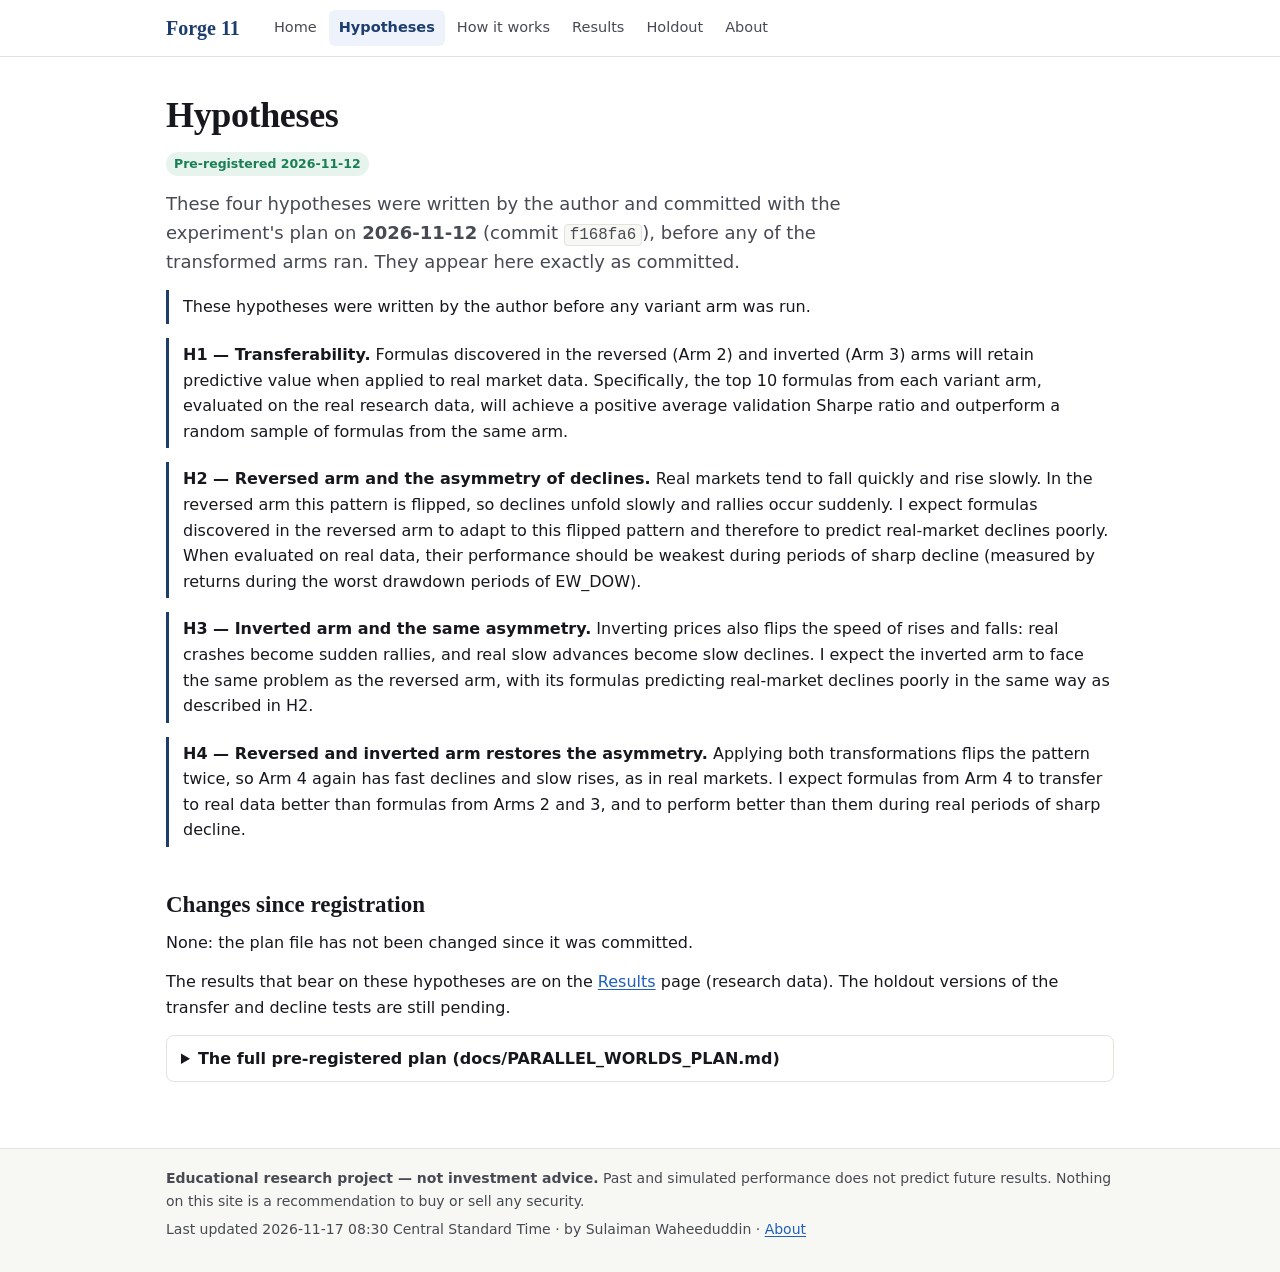
<file: hypotheses.html>
<!doctype html>
<html lang="en">
<head>
<meta charset="utf-8">
<meta name="viewport" content="width=device-width, initial-scale=1">
<title>Hypotheses · Forge 11</title>
<meta name="description" content="The pre-registered hypotheses H1-H4.">
<link rel="stylesheet" href="assets/style.css">
<link rel="icon" href="assets/favicon.svg" type="image/svg+xml">
</head>
<body>
<header class="site-header">
  <div class="wrap header-inner">
    <a class="brand" href="index.html">Forge 11</a>
    <nav class="site-nav" aria-label="Main"><a href="index.html">Home</a><a href="hypotheses.html" aria-current="page">Hypotheses</a><a href="how-it-works.html">How it works</a><a href="results.html">Results</a><a href="holdout.html">Holdout</a><a href="about.html">About</a></nav>
  </div>
</header>
<main class="wrap">
<h1>Hypotheses</h1>
<p><span class="badge badge-ok">Pre-registered 2026-11-12</span></p><p class="lede">These four hypotheses were written by the author and committed with the experiment's plan on <strong>2026-11-12</strong> (commit <code>f168fa6</code>), before any of the transformed arms ran. They appear here exactly as committed.</p>
<div class="hypotheses"><p>These hypotheses were written by the author before any variant arm was run.</p>
<p><strong>H1 — Transferability.</strong> Formulas discovered in the reversed (Arm 2) and inverted (Arm 3) arms will retain predictive value when applied to real market data. Specifically, the top 10 formulas from each variant arm, evaluated on the real research data, will achieve a positive average validation Sharpe ratio and outperform a random sample of formulas from the same arm.</p>
<p><strong>H2 — Reversed arm and the asymmetry of declines.</strong> Real markets tend to fall quickly and rise slowly. In the reversed arm this pattern is flipped, so declines unfold slowly and rallies occur suddenly. I expect formulas discovered in the reversed arm to adapt to this flipped pattern and therefore to predict real-market declines poorly. When evaluated on real data, their performance should be weakest during periods of sharp decline (measured by returns during the worst drawdown periods of EW_DOW).</p>
<p><strong>H3 — Inverted arm and the same asymmetry.</strong> Inverting prices also flips the speed of rises and falls: real crashes become sudden rallies, and real slow advances become slow declines. I expect the inverted arm to face the same problem as the reversed arm, with its formulas predicting real-market declines poorly in the same way as described in H2.</p>
<p><strong>H4 — Reversed and inverted arm restores the asymmetry.</strong> Applying both transformations flips the pattern twice, so Arm 4 again has fast declines and slow rises, as in real markets. I expect formulas from Arm 4 to transfer to real data better than formulas from Arms 2 and 3, and to perform better than them during real periods of sharp decline.</p></div>
<h2>Changes since registration</h2>
<p>None: the plan file has not been changed since it was committed.</p>
<p>The results that bear on these hypotheses are on the <a href="results.html">Results</a> page (research data). The holdout versions of the transfer and decline tests are still pending.</p>
<details><summary>The full pre-registered plan (docs/PARALLEL_WORLDS_PLAN.md)</summary><pre># Parallel worlds experiment — pre-registered plan

Status: **pre-registered.** This file was committed on its own before any of
arms 2–5 was run; the date of that commit is the registration date. It is not
edited afterwards except by dated amendments appended at the end, each
committed on its own before the run it affects.

## 1. Purpose

Run the same LLM formula search on versions of the same research data that
differ only in how the data are transformed, and record how the search results
differ between them. Arm 5 repeats the search on the untransformed data under
exactly the settings of arms 2–4, as a clean control for arm 1. After the arms
have run, formulas found in arms 2–4 are also evaluated on the untransformed
data: on the research period, and — once, in the single holdout evaluation — on
the holdout period (section 8, items 16–17).

## 2. Arms

| Arm | Name | Data | Database |
|---|---|---|---|
| 1 | `real` | Research data as is | `data/forge11.db` (the existing official run) |
| 2 | `reversed` | Time reversed (section 3.1) | `data/arms/reversed.db` |
| 3 | `inverted` | Price inverted (section 3.2) | `data/arms/inverted.db` |
| 4 | `reversed_inverted` | Time reversed, then price inverted (section 3.3) | `data/arms/reversed_inverted.db` |
| 5 | `real_control` | Research data as is, from the frozen snapshot (section 3.4) | `data/arms/real_control.db` |

Selected with the global CLI option `--arm &lt;name&gt;` (default `real`).

## 3. Transformations

All transformations are applied in memory to the **research panel only**
(trading days before 2024-10-01, the holdout start), after the usual loading
steps: dividend (total-return) adjustment of open, high, low and close for
stocks and benchmark ETFs, and the point-in-time Dow membership mask. Nothing
is written back to the price cache.

Notation: trading days of the research panel are t = 0 … N−1 (first cached day
in 2010 through 2024-09-30). For each stock or ETF, O, H, L, C are adjusted
open, high, low, close; V is share volume; M is the membership flag.

### 3.1 Time reversal (arm 2)

- Bar order is reversed: the bar shown on trading day t is the original bar of
  day N−1−t. The date labels are the original calendar, unchanged and still
  increasing, so the reversed series runs from 2024-09-30 (shown on the first
  trading day of 2010) back to the first cached day of 2010 (shown on
  2024-09-30).
- Within each bar: O&#x27; = C, C&#x27; = O, H&#x27; = H, L&#x27; = L.
- Volume stays with its bar: V&#x27;(t) = V(N−1−t).
- Membership stays with its bar: M&#x27;(t) = M(N−1−t) (each bar keeps the real Dow
  members of its original day).
- Benchmark ETFs (DIA, SPY): close series reversed the same way.
- A stock missing before its listing date is missing at the end of the
  reversed series instead.
- Reversed data are laid onto the original calendar labels on purpose, so
  train/validation split dates, walk-forward folds and rebalance dates are the
  same labels in every arm. **Each arm&#x27;s train and validation windows therefore
  cover different real years** (computed from the research calendar on
  2026-10-31, 3,710 trading days, 2010-01-04 – 2024-09-30; `methods.md` records
  the values from the snapshot actually used):

  | Window (labels) | Arms 1, 3, 5: real dates covered | Arms 2, 4: real dates covered (in reverse order) |
  |---|---|---|
  | Indicator warm-up (2010) | 2010-01-04 – 2010-12-31 | 2024-09-30 back to 2023-09-29 |
  | Train (2011-01-01 – 2018-12-31) | 2011 – 2018 | 2023-09-28 back to 2015-10-01 |
  | Validation (2019-01-01 – 2024-09-30) | 2019 – 2024-09-30 | 2015-09-30 back to 2010-01-04 |

### 3.2 Price inversion (arm 3)

- For each stock and ETF, P0 is its first valid adjusted close in the arm&#x27;s
  timeline. Every price P becomes P&#x27; = P0² / P, so log P&#x27; = 2·log P0 − log P and
  every log return changes sign; P&#x27;(first day) = P0.
- O&#x27; = P0²/O, C&#x27; = P0²/C, H&#x27; = P0²/L, L&#x27; = P0²/H (high and low swap, so H&#x27; ≥ L&#x27;).
- Volume (shares) unchanged. Indicators built from price × volume (e.g.
  `dollar_volume_63`) use the inverted prices.
- Membership unchanged. Benchmark ETF closes inverted with their own P0.

### 3.3 Time reversal + price inversion (arm 4)

Section 3.1 first, then section 3.2 on the result. P0 is therefore the first
valid close of the reversed series (the original last close before the
holdout, or the last close before a stock left the data).

- **Why this order:** arm 4 is defined as arm 2&#x27;s data, inverted, with the same
  inversion rule as arm 3 — P0 is the price on the first day the arm shows. In
  both arms 3 and 4 each stock&#x27;s inverted price therefore starts at its real
  price on the first day of that arm&#x27;s timeline.
- **Effect on dollar volume:** the two orders give the same returns but
  different price levels. With reverse-then-invert, P0 is the real 2024 price;
  with invert-then-reverse it would be the real 2010 price. For each stock the
  inverted price level (and so price × volume) differs between the two orders by
  the factor (P2024 / P2010)², which differs across stocks — a stock whose price
  rose tenfold would have dollar volume 100 times higher under one order than
  the other. The cross-sectional ranking of `dollar_volume_63` (the size proxy
  used by size exposure and the size factor) and anything else built from price
  level times volume therefore depends on the order; returns-based indicators
  do not.

### 3.4 Arm 5 (real control)

No transformation. Arm 5 reads the research rows of the same frozen snapshot as
arms 2–4 and runs under the same settings, seed and stop rule. It differs from
arm 1 in the points listed in section 5.1.

### 3.5 Benchmarks in every arm

Each arm is judged against its own transformed benchmarks: DIA and SPY as
transformed above, and EW_DOW recomputed from the arm&#x27;s transformed stock
closes and membership (daily-rebalanced equal weight of members, no costs, the
same rule as arm 1). Every excess return, size factor and size exposure in an
arm uses that arm&#x27;s data only.

## 4. Holdout and paper trading

- The holdout (2024-10-01 – 2026-10-15) is never transformed and never loaded
  in arms 2–5: in those arms the full-data loader, `evaluate-holdout`,
  `paper-trade`, `paper-update`, `fetch-data`, `report` and `build-site` refuse
  to run.
- Paper trading belongs to arm 1 only.
- The holdout is evaluated **exactly once**, for all arms together, after all
  five arms have finished (`docs/HOLDOUT_PLAN.md`, amendment 3). That single
  evaluation is run by `evaluate-holdout` on the real, untransformed data and
  includes the seven groups of item 16 (section 8). It is never started
  automatically; it waits for the author&#x27;s explicit request.
- No search in any arm sees holdout data: the evaluation happens after every
  arm has stopped, and its results are never placed in a prompt.

## 5. Settings held identical

- Everything in `config.yaml` as it stands when this plan is committed:
  indicators (50, same names and descriptions), formula language and limits,
  backtest (top 5, long only, signal at close, trade at next open, 5 + 5 bps,
  rebalance chosen per formula: W / 2W / M), splits and walk-forward folds,
  fitness weights and penalties, duplicate rules, direction check (threshold
  0.2), family rules, DSR, loop settings (8 proposals per generation, mix
  60 / 25 / 15 new / mutate / combine, context sizes), prompts, model routing
  (new ideas → `qwen3:30b-a3b`, mutations and combinations → `qwen3:14b`),
  temperatures and output caps.
- Arms 2–5 differ from each other only in the data transform. Each has its own
  database, and its arm name is part of its config hash (arm 1&#x27;s hash
  `9a67f1776d65` is unchanged).
- Price data for arms 2–5: one frozen copy of the research rows of the price
  cache, made once before the first of these arms runs (`data/arms/snapshot/`,
  only dates before 2024-10-01); its SHA-256 is recorded in each arm&#x27;s run
  records and checked on every load. Arms 2–5 read only that copy.
- Ollama sampling seed: `llm.ollama_seed` = 20261030 in arms 2–5, sent with
  every request. Arms 2–5 send the same first prompt (no formulas tested yet);
  later prompts differ because results differ.
- Stop rule per arm: the loop stops at the end of the generation in which the
  arm reaches 300 evaluated formulas, or after 150 generations, whichever comes
  first. Failed generations are kept and counted. An arm that stops at 150
  generations with fewer than 300 formulas is analysed with what it has, and
  every output says so.
- Seed of the random groups in the transfer test (section 8, item 16):
  `experiment.transfer_seed` = 20261111 plus the arm number, i.e. 20261113
  (arm 2), 20261114 (arm 3), 20261115 (arm 4). Recorded in `config.yaml` before
  any of these arms ran; the seeds are printed in `methods.md`.

### 5.1 Known differences between arm 1 and arms 2–5 (recorded, not corrected)

Arm 5 exists so that arms 2–4 can also be compared with a real-data arm that
has none of these differences.

- Arm 1&#x27;s first 204 evaluated formulas were produced while settings were still
  changing (e.g. model routing, prompt wording on z-scores and on mutations,
  proposal mix, family penalty, direction threshold, salvage fixes); its
  remaining formulas use the final settings. Arms 2–5 use the final settings
  from generation 1.
- Arm 1 read the live price cache, refreshed at different times (a refresh can
  revise dividend-adjusted price levels); arms 2–5 read the frozen snapshot.
- Arm 1 requests were sent without a sampling seed.
- Arm 1&#x27;s run had interruptions and restarts (e.g. an Ollama CUDA error) under
  the earlier settings; these are kept in its record.

## 6. Isolation

- One SQLite database per arm. No arm reads another arm&#x27;s database while
  running.
- The LLM is never told which arm it is in: prompts are built by the same code
  with the same indicator names and descriptions; the arm name appears only in
  the database file name and run records, which are never sent to the model.
- No result from one arm is ever placed in another arm&#x27;s prompts.
- Arm-to-arm comparison happens only in the `compare-arms` command, after the
  arms have run, and its output is never shown to the model.
- The research-data versions of the transfer and decline tests (section 8,
  items 16–17) are computed inside `compare-arms` only, in memory. Nothing is
  written to any arm&#x27;s database, so no formula&#x27;s result on another arm&#x27;s data
  can reach a prompt.
- The holdout versions are computed only by `evaluate-holdout`, in the single
  holdout evaluation, after all arms have stopped. `compare-arms` never loads
  holdout prices; it reports the numbers saved by that evaluation.

## 7. Order

1. Arm 1 continues to 300 evaluated formulas (`run-loop --until-evaluated 300`).
2. Snapshot of the research rows of the price cache (`arms-snapshot`).
3. Arms 5, 2, 3 and 4, one at a time, in that order (the control first).
4. `compare-arms` on the research data: every item of section 8 with version
   (a) of items 16 and 17. It loads no holdout data. The 70 formulas of item 16
   are fixed mechanically by each arm&#x27;s database, the fitness rule and the
   recorded seeds, so this step does not change what the holdout evaluation
   evaluates.
5. The single holdout evaluation, per `docs/HOLDOUT_PLAN.md` and its amendment
   3: arm 1&#x27;s selection and comparison groups plus the seven groups of item 16.
   Only on the author&#x27;s explicit request.
6. `compare-arms` again, adding the saved holdout numbers (version (b)).

## 8. What is measured

Analysis set per arm: the **first 300 evaluated formulas** (by formula id,
i.e. evaluation order) under that arm&#x27;s config hash. Within that set, the
deflated Sharpe ratio is recomputed with exactly N = 300 trials and the set&#x27;s
own cross-trial Sharpe variance, and family crowding and fitness (including the
family penalty) are recomputed among the set (same rules as the loop). Formulas
an arm evaluated beyond its first 300 are not analysed.

Per arm:

1. Validation Sharpe ratio: count, mean, standard deviation, minimum,
   quartiles, maximum; histogram and empirical distribution.
2. Deflated Sharpe ratio: same statistics; number ≥ 0.95.
3. Train Sharpe ratio: same statistics.
4. Train–validation gap (validation Sharpe − train Sharpe) per formula: same
   statistics; and the per-generation top-10 averages recorded by the loop
   (validation, train, gap, luck line) up to the generation that reached 300.
5. Top 10 by recomputed fitness: averages of validation Sharpe, train Sharpe,
   gap, deflated Sharpe, validation CAGR, validation CAGR minus own EW_DOW
   CAGR, size exposure; their expressions.
6. Share of formulas with validation (and train) CAGR above the arm&#x27;s own
   EW_DOW.
7. Families among the top 50: number, size of the largest, size distribution,
   and the top 5 families&#x27; representative expressions and indicator sets.
8. Indicators: for each of the 50 indicators, the share of the top-50 formulas
   containing it, and the median validation Sharpe of all formulas containing
   it.
9. Proposal outcomes: proposed, evaluated, duplicates, invalid, failed
   generations, generations needed to reach 300; duplicate rate by model.
10. Direction check: number of formulas checked and number contradicting their
    own rationale (threshold 0.2).
11. The arm&#x27;s own benchmark CAGRs (DIA, SPY, EW_DOW) in train and validation.

Between arms (all ten pairs):

12. Differences in the per-arm statistics of items 1–6, listed for every arm
    against arm 1 and against arm 5.
13. Mann–Whitney U test (two-sided) and Kolmogorov–Smirnov statistic for the
    validation Sharpe, deflated Sharpe and gap distributions; p-values reported
    as computed, no multiple-comparison correction applied.
14. Indicators: the arm × indicator tables of item 8 side by side.
15. Families: Jaccard overlap of the indicator sets of each pair of arms&#x27; top 5
    family representatives; number of identical canonical expressions present
    in both arms.

Formulas from arms 2–4 on the real data. Items 16 and 17 are each reported in
two versions, for the same seven groups: **(a) research data** — every real
research year was seen by some arm in transformed form (see &quot;Real years
covered&quot; below) — and **(b) holdout data**, 2024-10-01 – 2026-10-15, which no
arm has seen. Version (b) is defined after item 17.

16. **Transfer test.** Version (a):
    - *Groups (7 groups, 70 formulas):* for each of arms 2, 3 and 4, (a) its
      top 10 by fitness recomputed within its analysis set (the same ten as
      item 5) and (b) a random 10 from the rest of its analysis set; plus the
      top 10 of arm 5 as the real-data reference.
    - *Random 10:* the analysis set&#x27;s formula ids without the top 10, sorted
      ascending; `random.Random(seed).sample(ids, 10)` in Python, with the seed
      of section 5 (the same method as the random group of
      `docs/HOLDOUT_PLAN.md`). The draw is made once per arm and cannot be
      re-drawn without changing the recorded seed. If fewer than 10 formulas
      remain, all of them are taken.
    - *Data:* the real research data, i.e. arm 5&#x27;s data — the untransformed
      research rows of the frozen snapshot (SHA-256 checked, dates before
      2024-10-01 only). The holdout is never loaded; the code refuses a panel
      that reaches it.
    - *Evaluation:* each formula keeps its expression and its own rebalance
      frequency; backtest rules, costs, train and validation windows and
      benchmarks are those of arm 5. A formula that cannot be evaluated on the
      real data is listed with its error and left out of its group&#x27;s averages;
      the count evaluated is reported per group.
    - *Reported per group:* mean and median validation Sharpe ratio on the real
      data; number of formulas with validation Sharpe above 0; mean train
      Sharpe; mean deflated Sharpe ratio; mean validation CAGR minus real
      EW_DOW CAGR and the same for train (percentage points per year); and, for
      reference, the group&#x27;s means in its own arm (validation Sharpe, deflated
      Sharpe, validation CAGR minus its own EW_DOW). Every formula&#x27;s own
      numbers are listed as well.
    - *Deflated Sharpe on the real data:* computed from the formula&#x27;s daily
      validation returns on the real data (Sharpe, skewness, kurtosis, number
      of days) with the number of trials and the cross-trial Sharpe variance of
      arm 5&#x27;s analysis set (N = 300), for every group.
    - *Check:* arm 5&#x27;s top 10 are re-evaluated the same way; the largest
      absolute difference from their stored validation Sharpe is reported.
    - *Real years covered* (from section 3.1): the test&#x27;s validation window is
      real 2019-01-01 – 2024-09-30 and its train window is real 2011 – 2018.
      Arms 2 and 4 searched with real 2015-10-01 – 2023-09-28 as their train
      window, real 2023-09-29 – 2024-09-30 as their warm-up and real
      2010-01-04 – 2015-09-30 as their validation window, each running
      backward. Arm 3 searched on the same real dates as the test, with
      inverted prices. Arm 5&#x27;s top 10 were selected by fitness on the same data
      the test uses; the groups of arms 2–4 were selected on transformed data.

17. **Decline test**, for the same seven groups and the same backtests as
    item 16. Version (a):
    - *Decline periods:* taken from the real EW_DOW level (arm 5&#x27;s) in the
      validation window, re-based to 1 at the close of the last trading day
      before the window. A decline is one unbroken spell below the running
      peak. Its days run from the first trading day after the peak through the
      trough, inclusive, where the trough is the lowest close before the peak
      is regained or the window ends. The **5 declines with the most negative
      peak-to-trough return** are used (ties go to the earlier one). They
      cannot overlap. &quot;Other days&quot; are all remaining days of the validation
      window.
    - *Reported per formula and averaged per group:* mean daily net return on
      decline days and on other days, and the difference (basis points per
      day); mean daily return minus EW_DOW&#x27;s daily return on decline days and
      on other days, and the difference (basis points per day); and for each of
      the 5 declines, the compounded return over its days, EW_DOW&#x27;s compounded
      return over the same days, and the difference.
    - *Also reported:* the 5 declines (peak date, first day, trough date,
      trading days, EW_DOW return, recovery date if any), the number of decline
      days and other days, and EW_DOW&#x27;s own mean daily return on each.

**Version (b) of items 16 and 17: holdout data.**

- *When and where:* once, inside the single holdout evaluation
  (`docs/HOLDOUT_PLAN.md`, amendment 3), after all five arms have finished and
  only on the author&#x27;s explicit request. Not computed by `compare-arms`.
- *Groups:* the same seven groups and the same 70 formulas as version (a) —
  the same top 10s and the same seeded random 10s. Nothing is re-drawn.
- *Data:* the real, untransformed data, loaded as the holdout plan prescribes
  (price cache refreshed with `fetch-data` immediately before). Each formula
  is backtested continuously from 2010 with its expression and its own
  rebalance frequency; only returns dated 2024-10-01 – 2026-10-15 are scored.
  Rules, costs and benchmarks as in arm 1 and arm 5.
- *Item 16 on the holdout, per group:* mean and median holdout Sharpe ratio;
  number of formulas with holdout Sharpe above 0; mean deflated Sharpe ratio;
  mean holdout CAGR minus real EW_DOW&#x27;s holdout CAGR (percentage points per
  year); next to the group&#x27;s version (a) numbers and its own-arm numbers.
  Every formula&#x27;s own numbers are listed as well.
- *Deflated Sharpe on the holdout:* computed from the formula&#x27;s daily holdout
  returns (Sharpe, skewness, kurtosis, number of days) with the same number of
  trials and cross-trial Sharpe variance as version (a) (arm 5&#x27;s analysis
  set).
- *Item 17 on the holdout:* the same definition of a decline applied to the
  real EW_DOW level inside the holdout period, re-based to 1 at the close of
  the last trading day before 2024-10-01; the 5 declines with the most
  negative peak-to-trough return; &quot;other days&quot; are the remaining days of the
  holdout period. The same measures as version (a), in the same units.
- *Real years covered:* no arm&#x27;s warm-up, train or validation window contains
  any day of the holdout period, in any arm; this also holds for arm 5&#x27;s top
  10.
- The holdout plan&#x27;s selection rule, comparison groups and success criterion
  are those of arm 1 alone and are not changed by these groups.

## 9. Outputs

`python -m forge_11 compare-arms` writes to `reports/parallel_worlds/`:

- `results.md` — every number above, per arm and per pair, as plain lists and
  tables, with no interpretation.
- `methods.md` — factual notes: transformations, settings, config hashes, data
  snapshot hash, formula counts, generations, dates run, software commits.
- `figures/*.png` — charts with labelled axes and units.
- `tables/*.csv` and `tables/*.png` — the tables of `results.md`.
- Items 16 and 17 appear as `results.md` sections 11 and 12, a section of
  `methods.md` (groups, seeds, formula ids drawn, data dates, decline periods),
  figures 12–16 and the tables `transfer_groups`, `transfer_formulas`,
  `decline_episodes`, `decline_groups`, `decline_by_episode` and
  `decline_formula_episodes` — numbers, tables and charts only.
- Version (b) of items 16 and 17 (holdout) is printed by `evaluate-holdout`
  and saved with the record of that holdout look. After the look,
  `compare-arms` adds the saved numbers to `results.md`, with matching tables
  and charts, next to version (a). Before the look these outputs say &quot;holdout
  not yet evaluated&quot;.

If an arm has fewer than 300 evaluated formulas, the command refuses unless
`--allow-partial` is given, and every output is then marked PARTIAL with the
actual counts.

## 10. Hypotheses

These hypotheses were written by the author before any variant arm was run.

**H1 — Transferability.** Formulas discovered in the reversed (Arm 2) and inverted (Arm 3) arms will retain predictive value when applied to real market data. Specifically, the top 10 formulas from each variant arm, evaluated on the real research data, will achieve a positive average validation Sharpe ratio and outperform a random sample of formulas from the same arm.

**H2 — Reversed arm and the asymmetry of declines.** Real markets tend to fall quickly and rise slowly. In the reversed arm this pattern is flipped, so declines unfold slowly and rallies occur suddenly. I expect formulas discovered in the reversed arm to adapt to this flipped pattern and therefore to predict real-market declines poorly. When evaluated on real data, their performance should be weakest during periods of sharp decline (measured by returns during the worst drawdown periods of EW_DOW).

**H3 — Inverted arm and the same asymmetry.** Inverting prices also flips the speed of rises and falls: real crashes become sudden rallies, and real slow advances become slow declines. I expect the inverted arm to face the same problem as the reversed arm, with its formulas predicting real-market declines poorly in the same way as described in H2.

**H4 — Reversed and inverted arm restores the asymmetry.** Applying both transformations flips the pattern twice, so Arm 4 again has fast declines and slow rises, as in real markets. I expect formulas from Arm 4 to transfer to real data better than formulas from Arms 2 and 3, and to perform better than them during real periods of sharp decline.

## 11. Amendments

None.
</pre></details>
</main>
<footer class="site-footer">
  <div class="wrap">
    <p><strong>Educational research project — not investment advice.</strong> Past and simulated performance
    does not predict future results. Nothing on this site is a recommendation to buy or sell any security.</p>
    <p>Last updated 2026-11-17 08:30 Central Standard Time · by Sulaiman Waheeduddin · <a href="about.html">About</a></p>
  </div>
</footer>
</body>
</html>
</file>
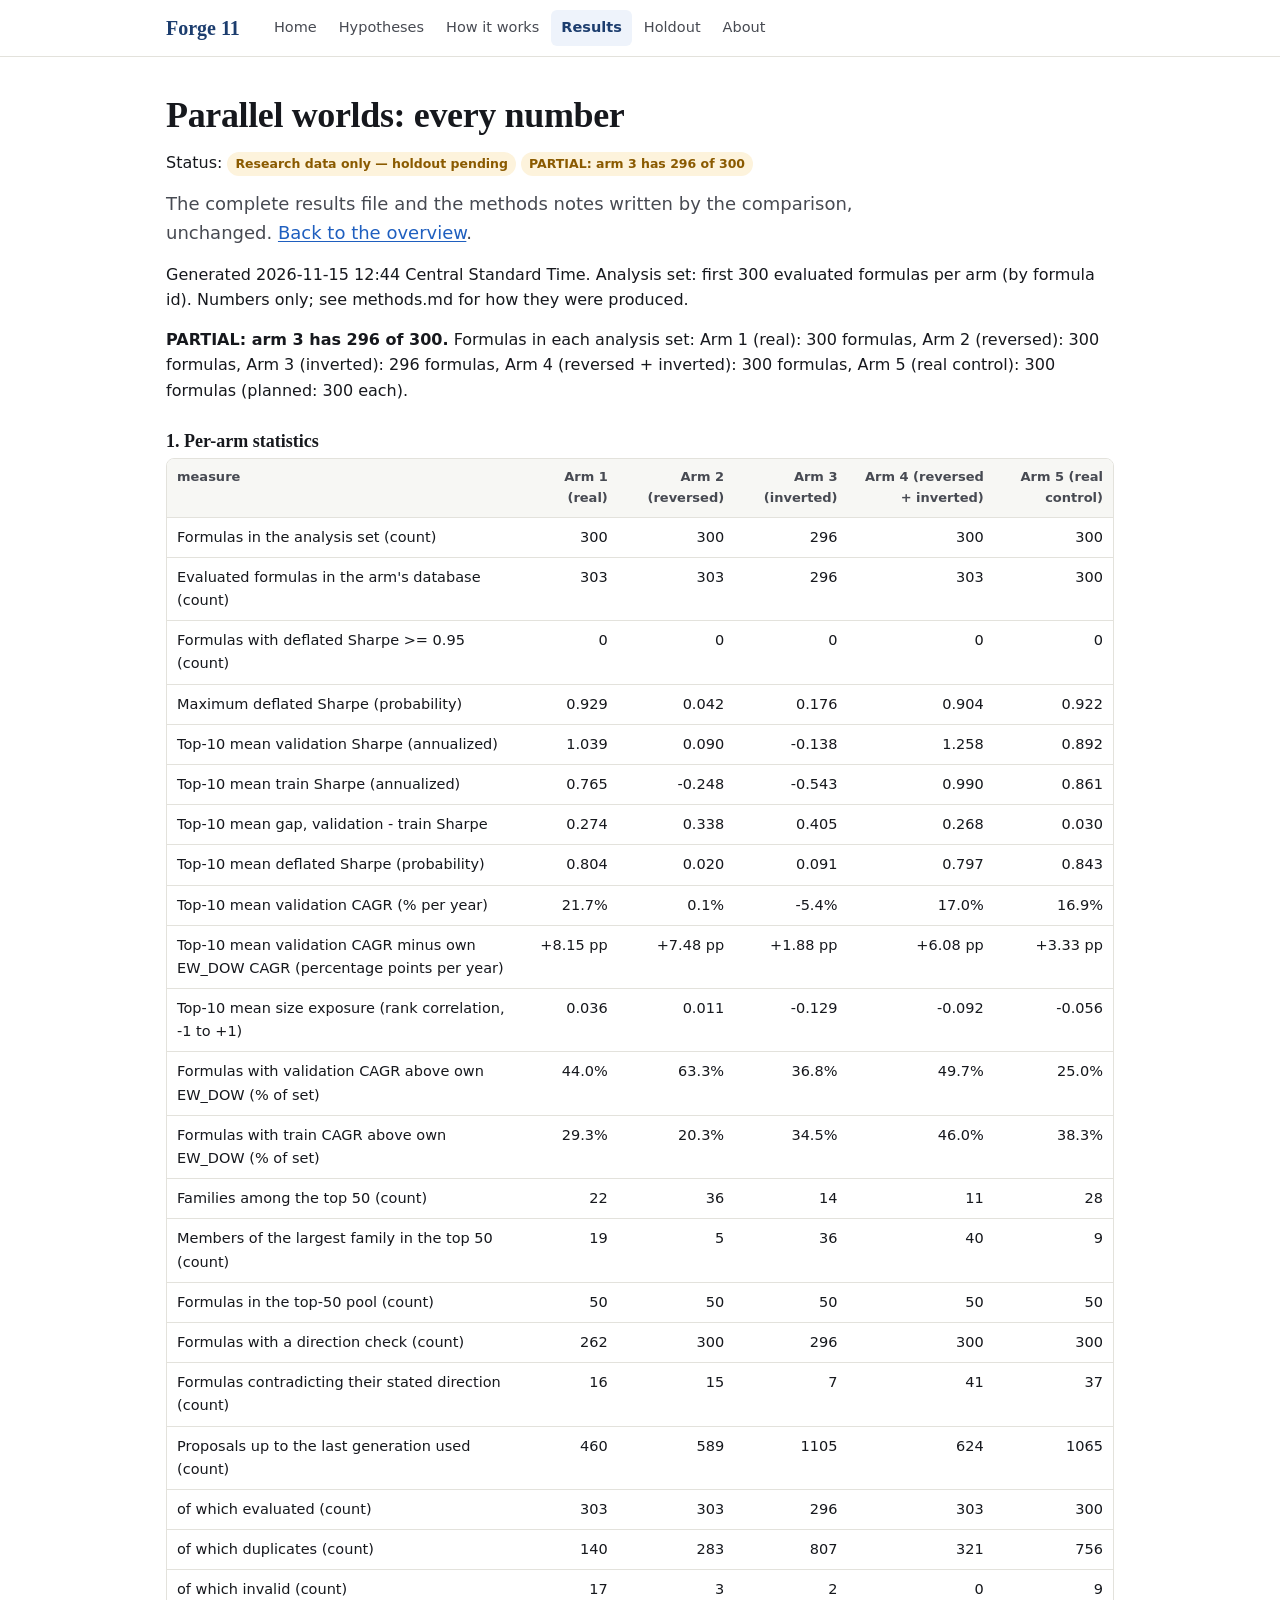
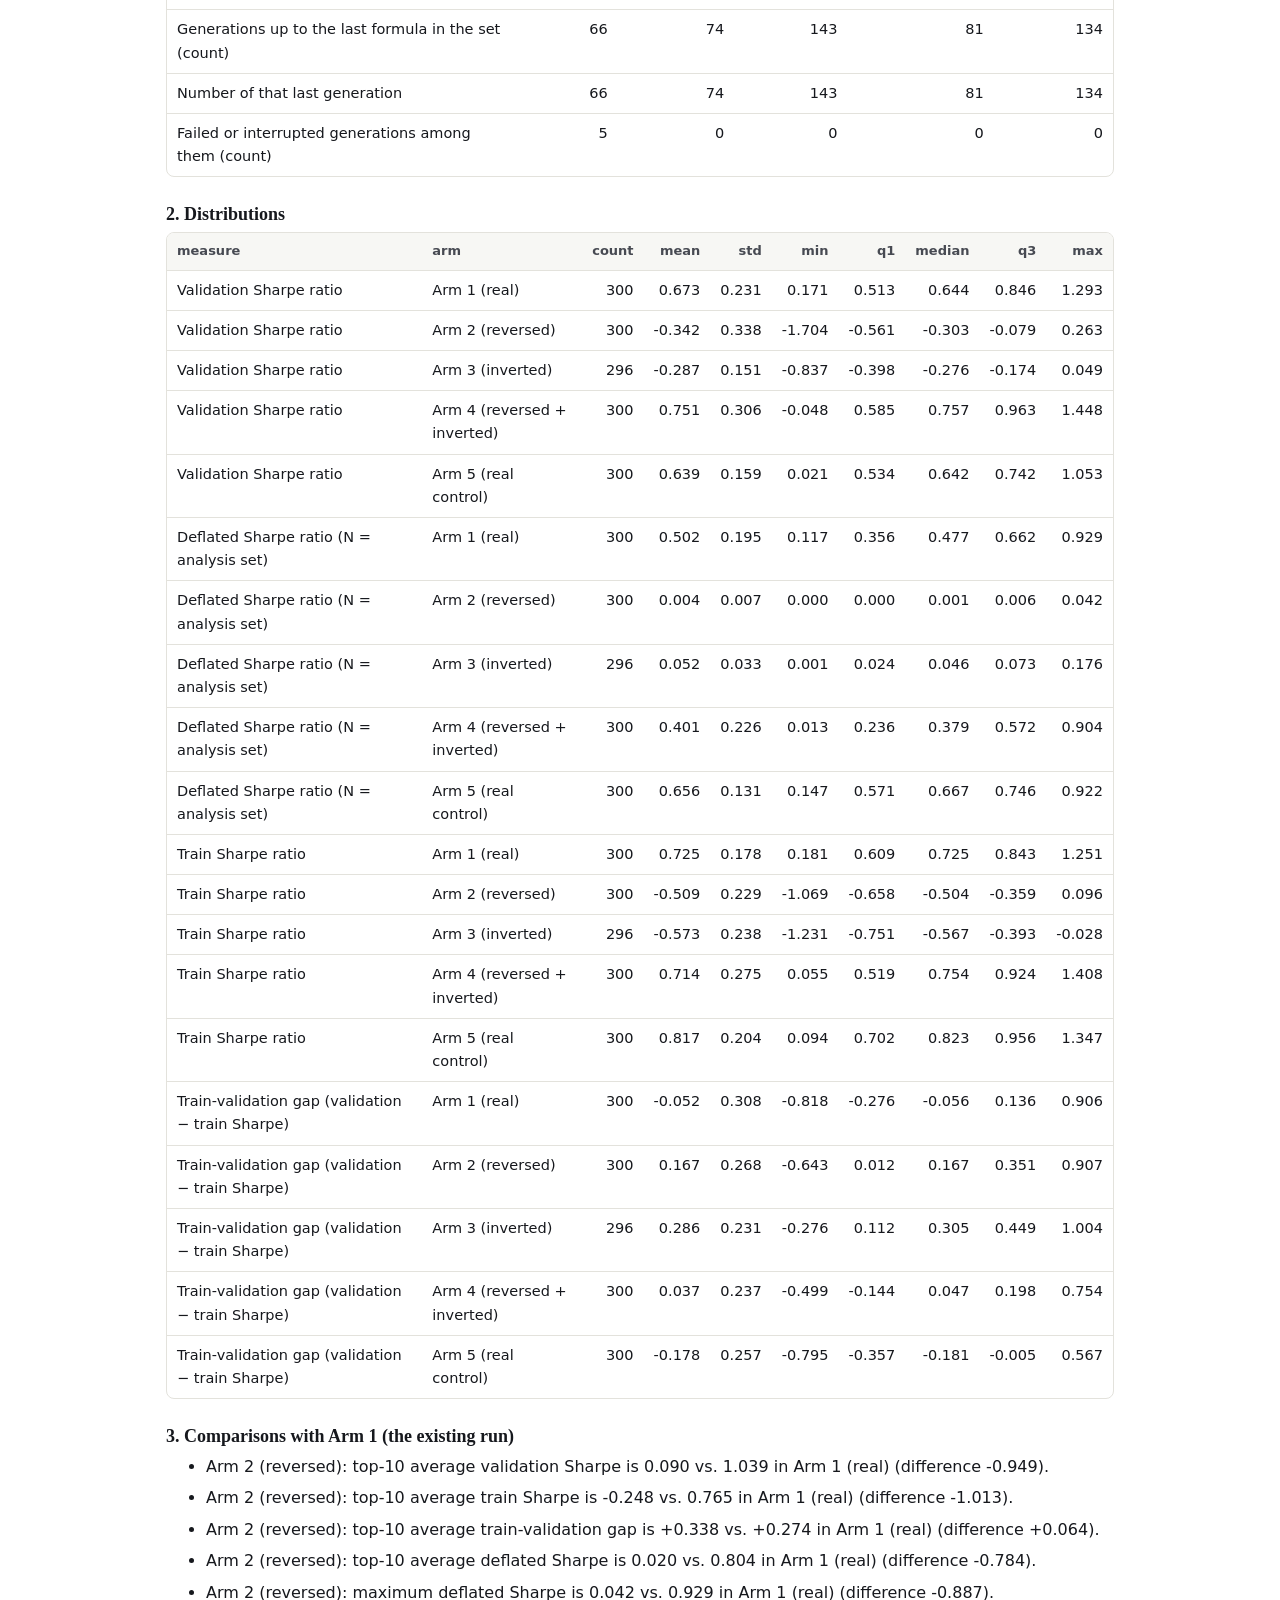
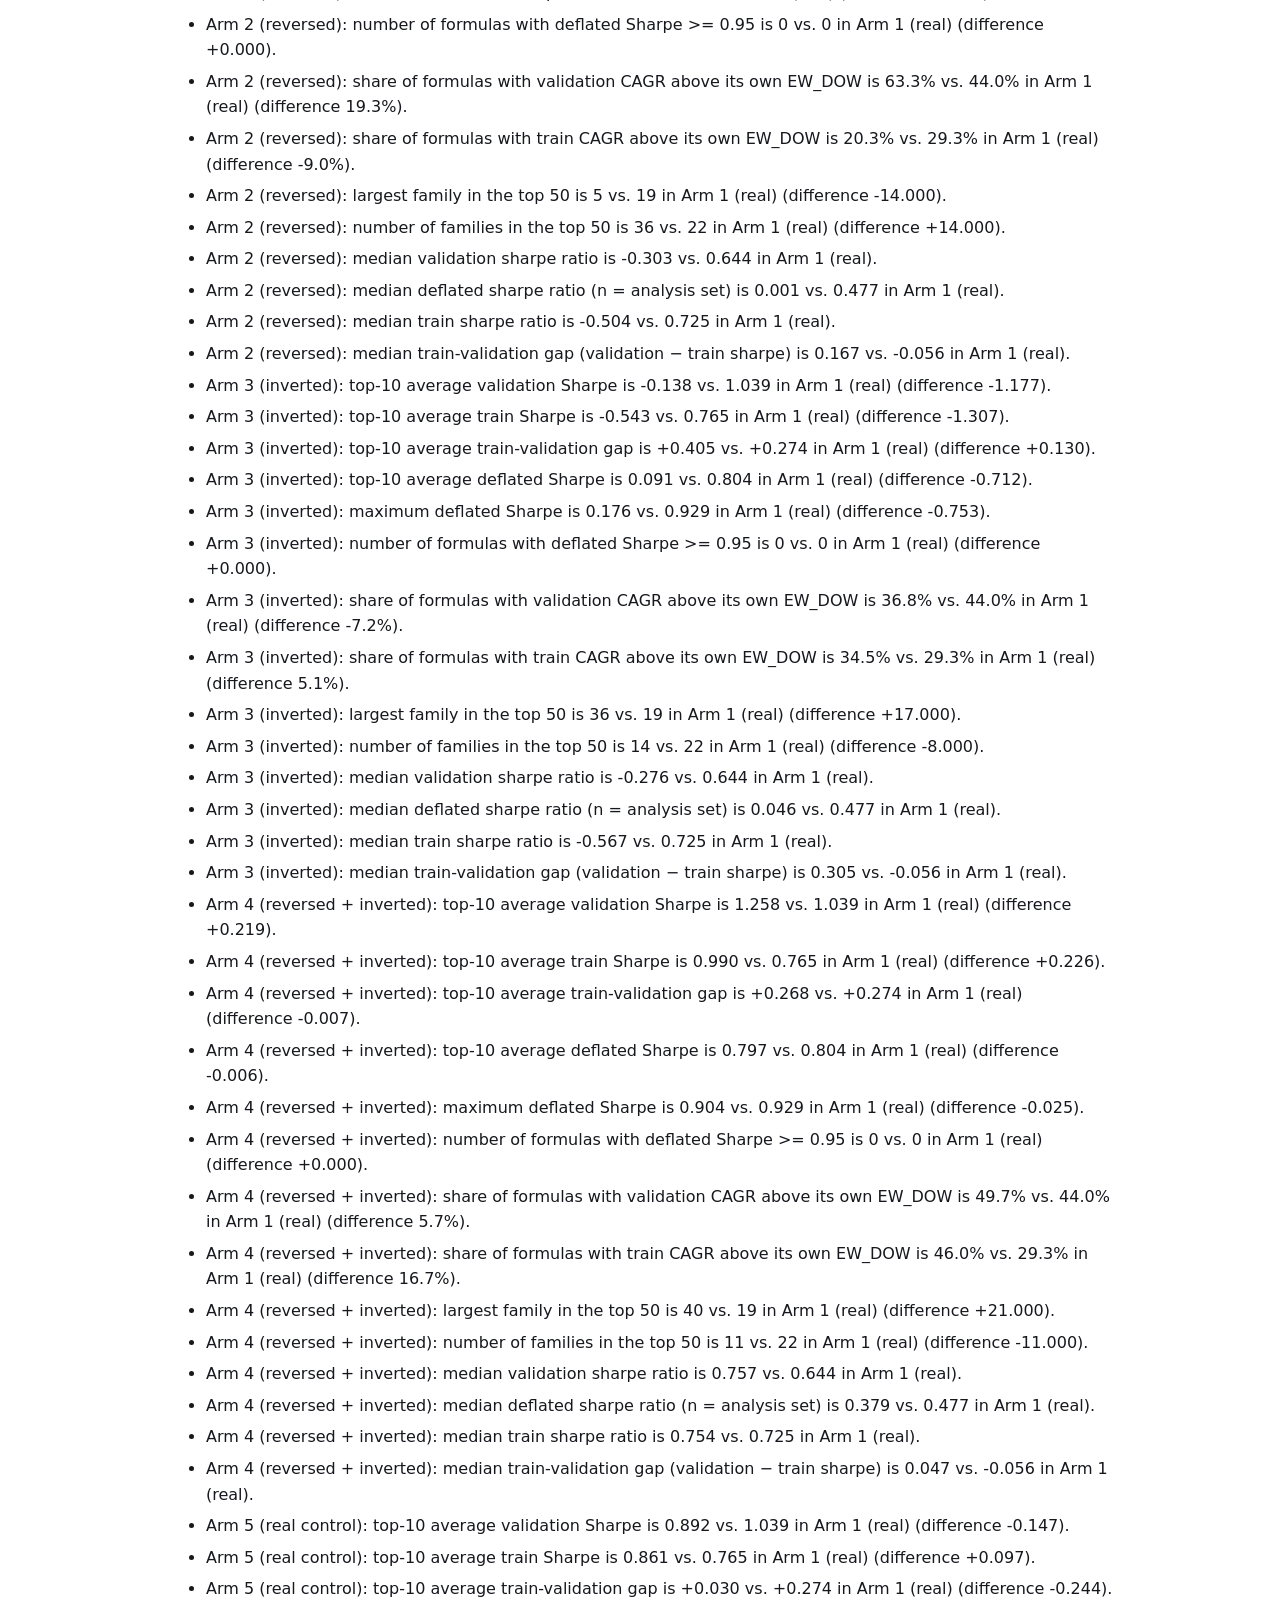
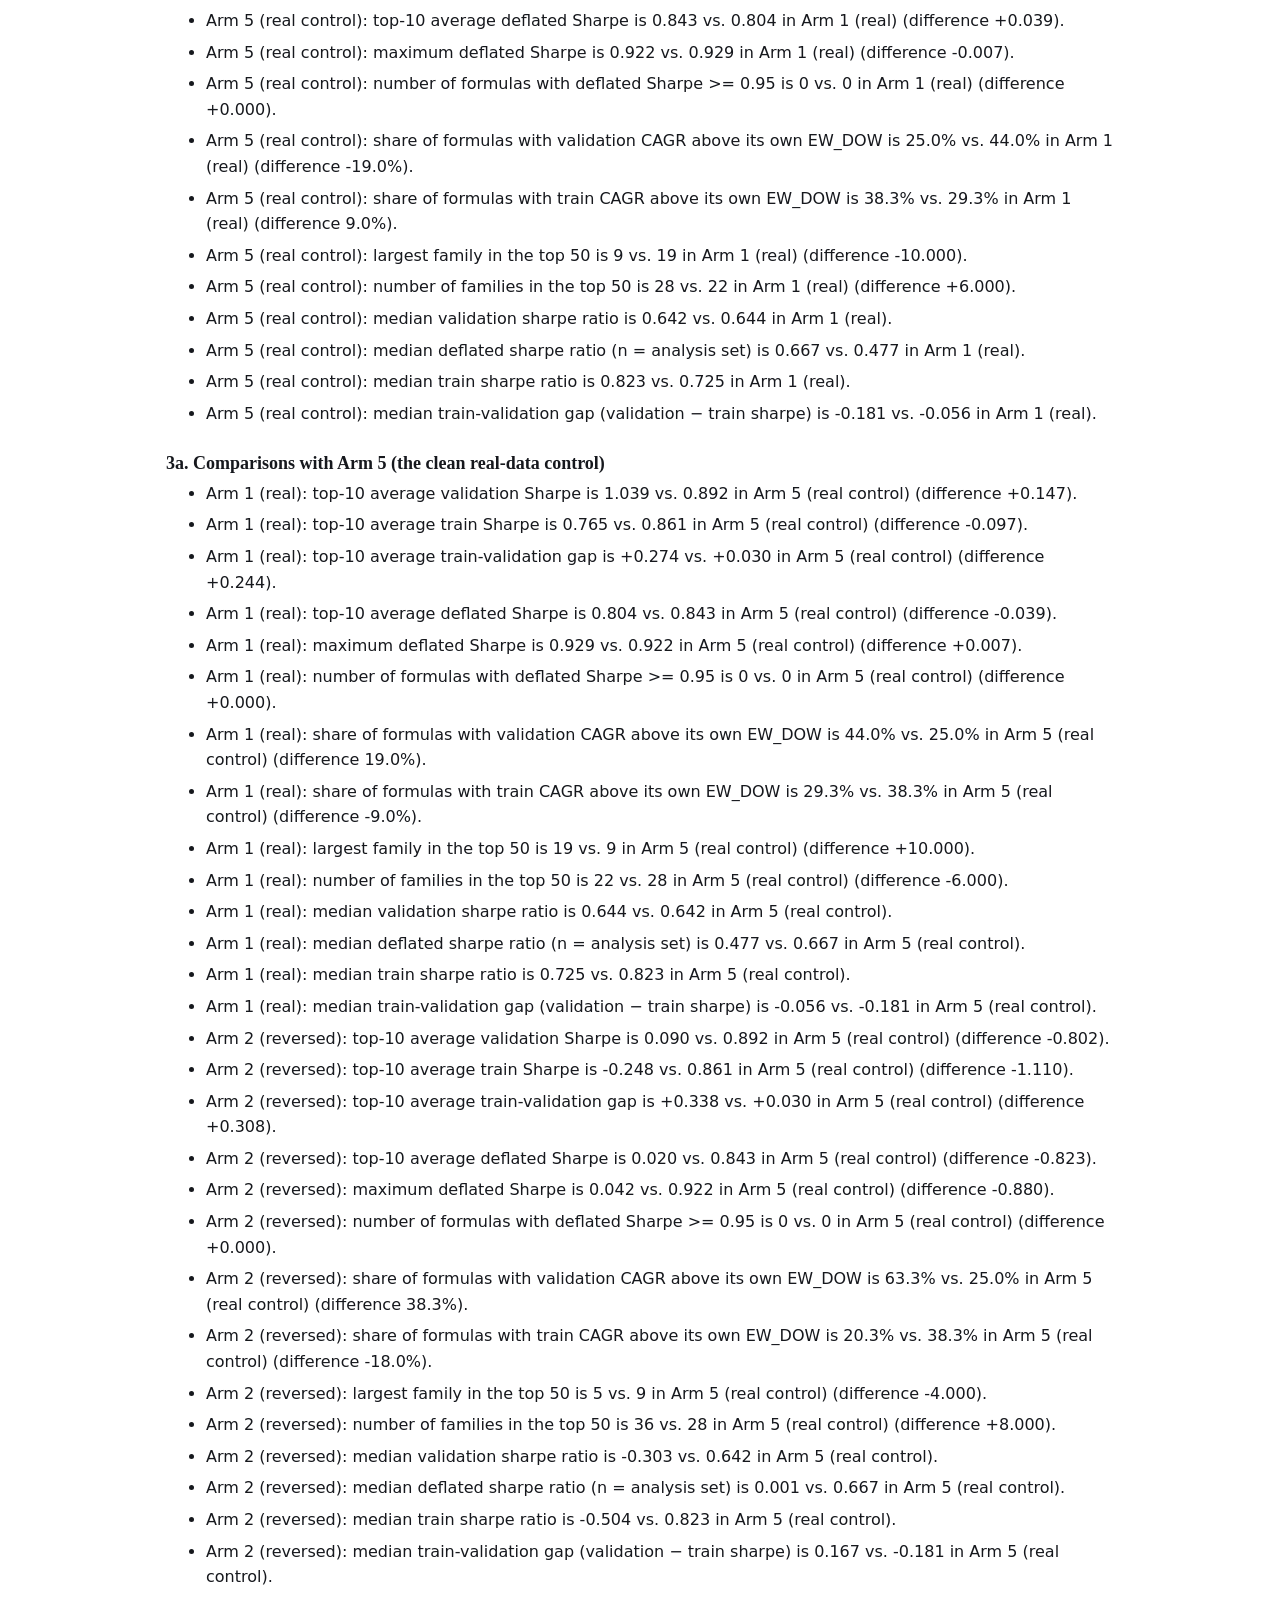
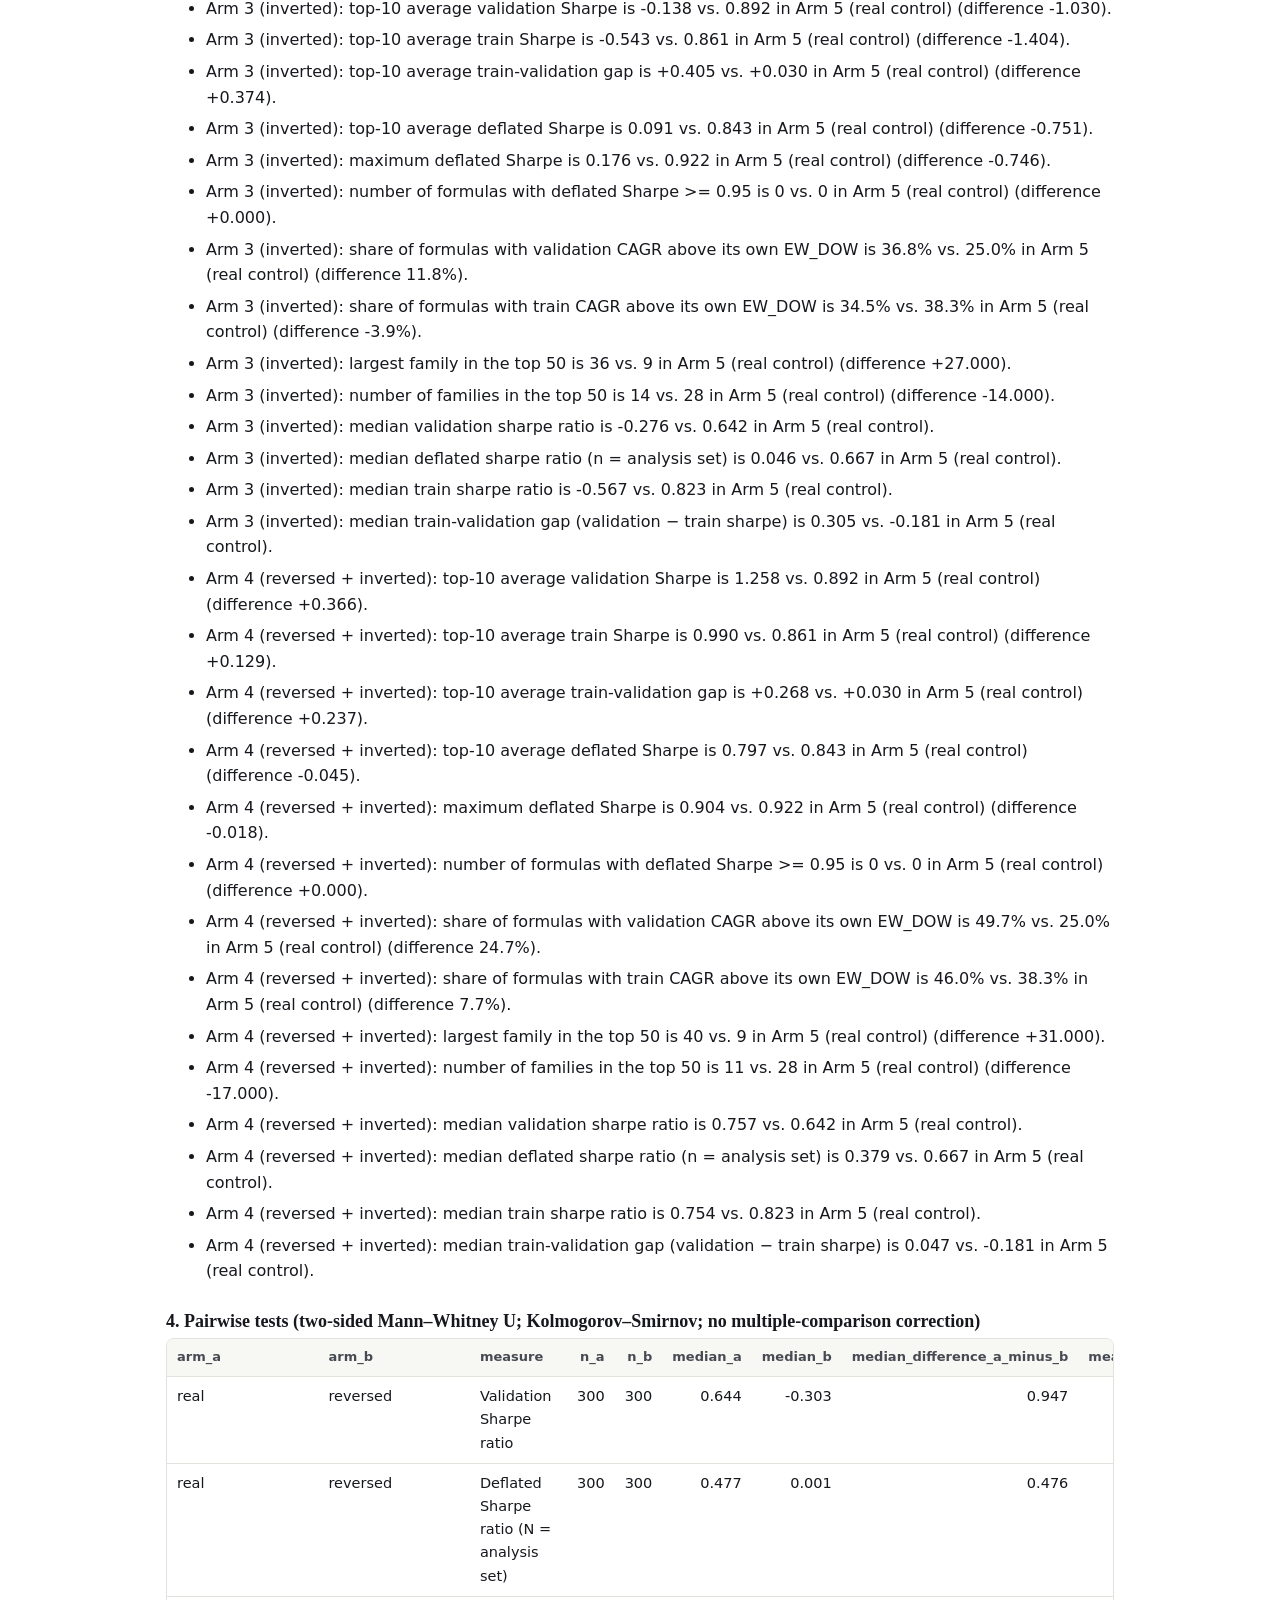
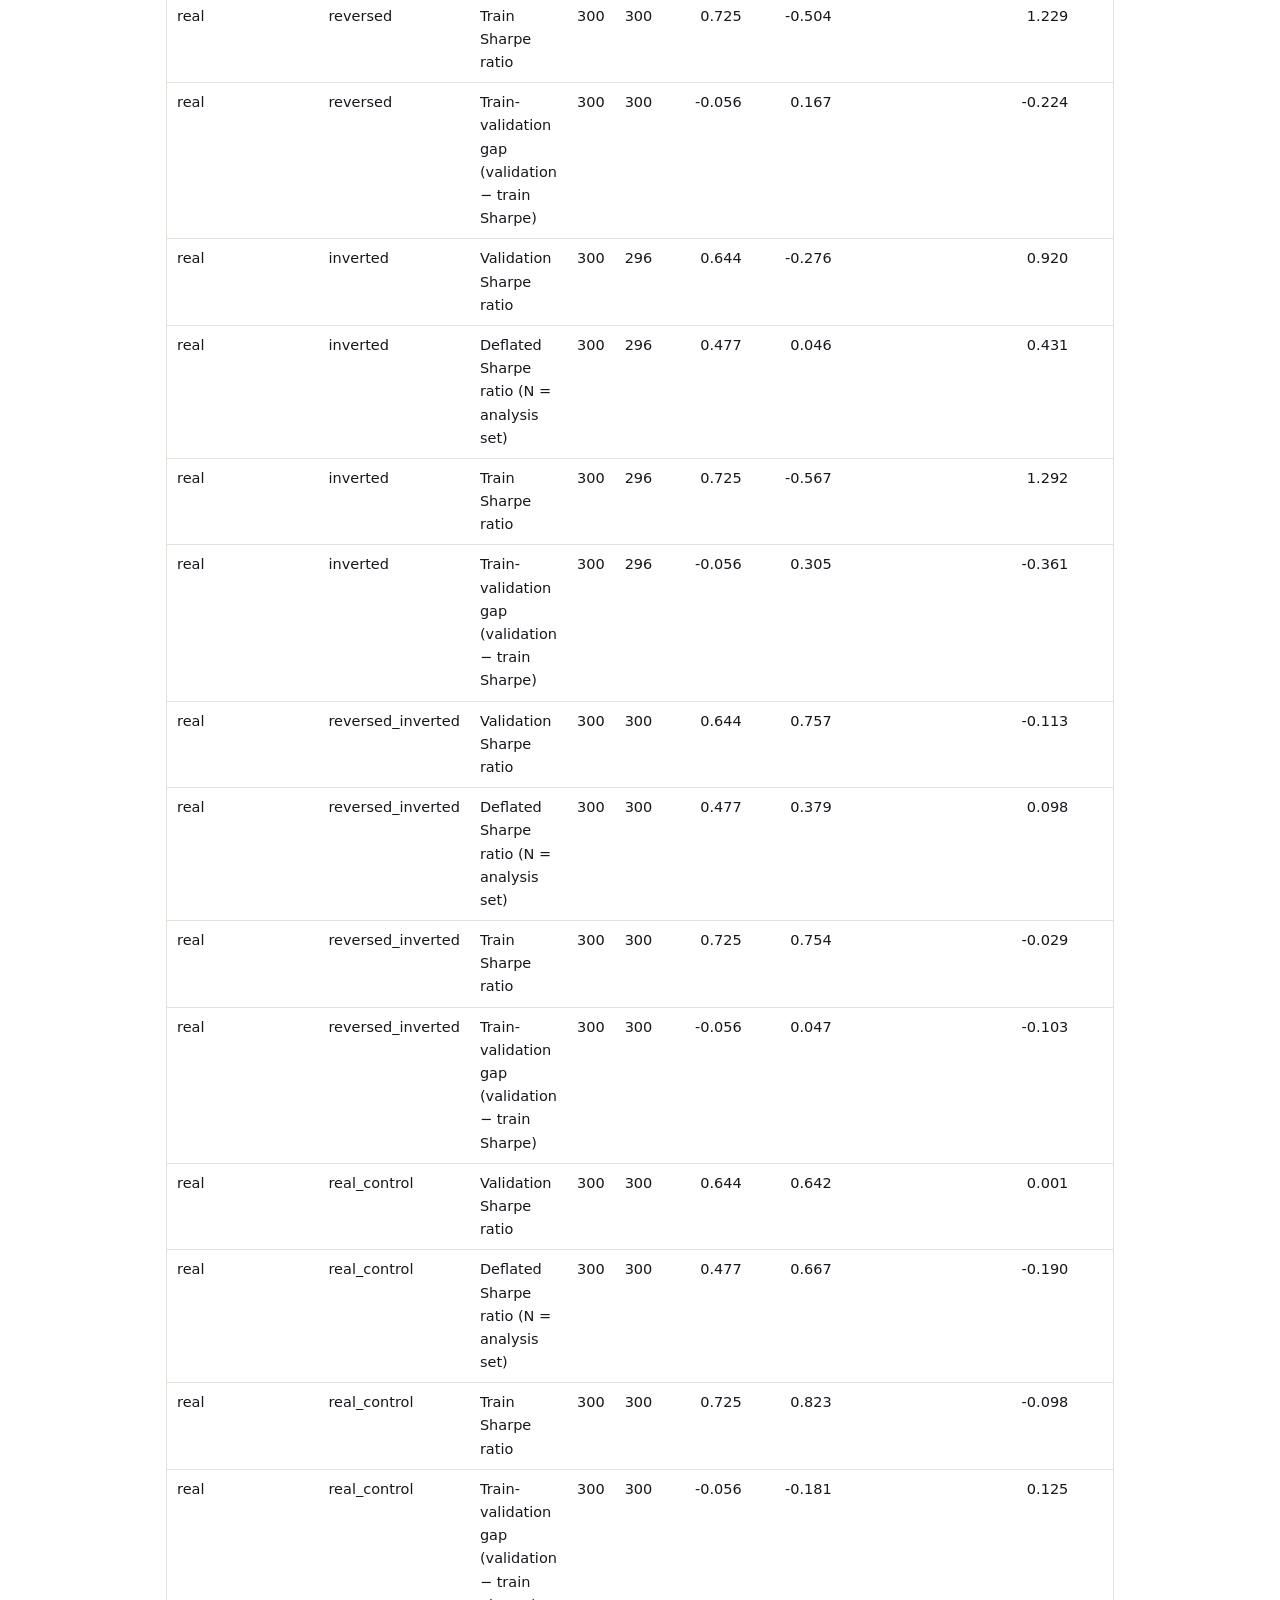
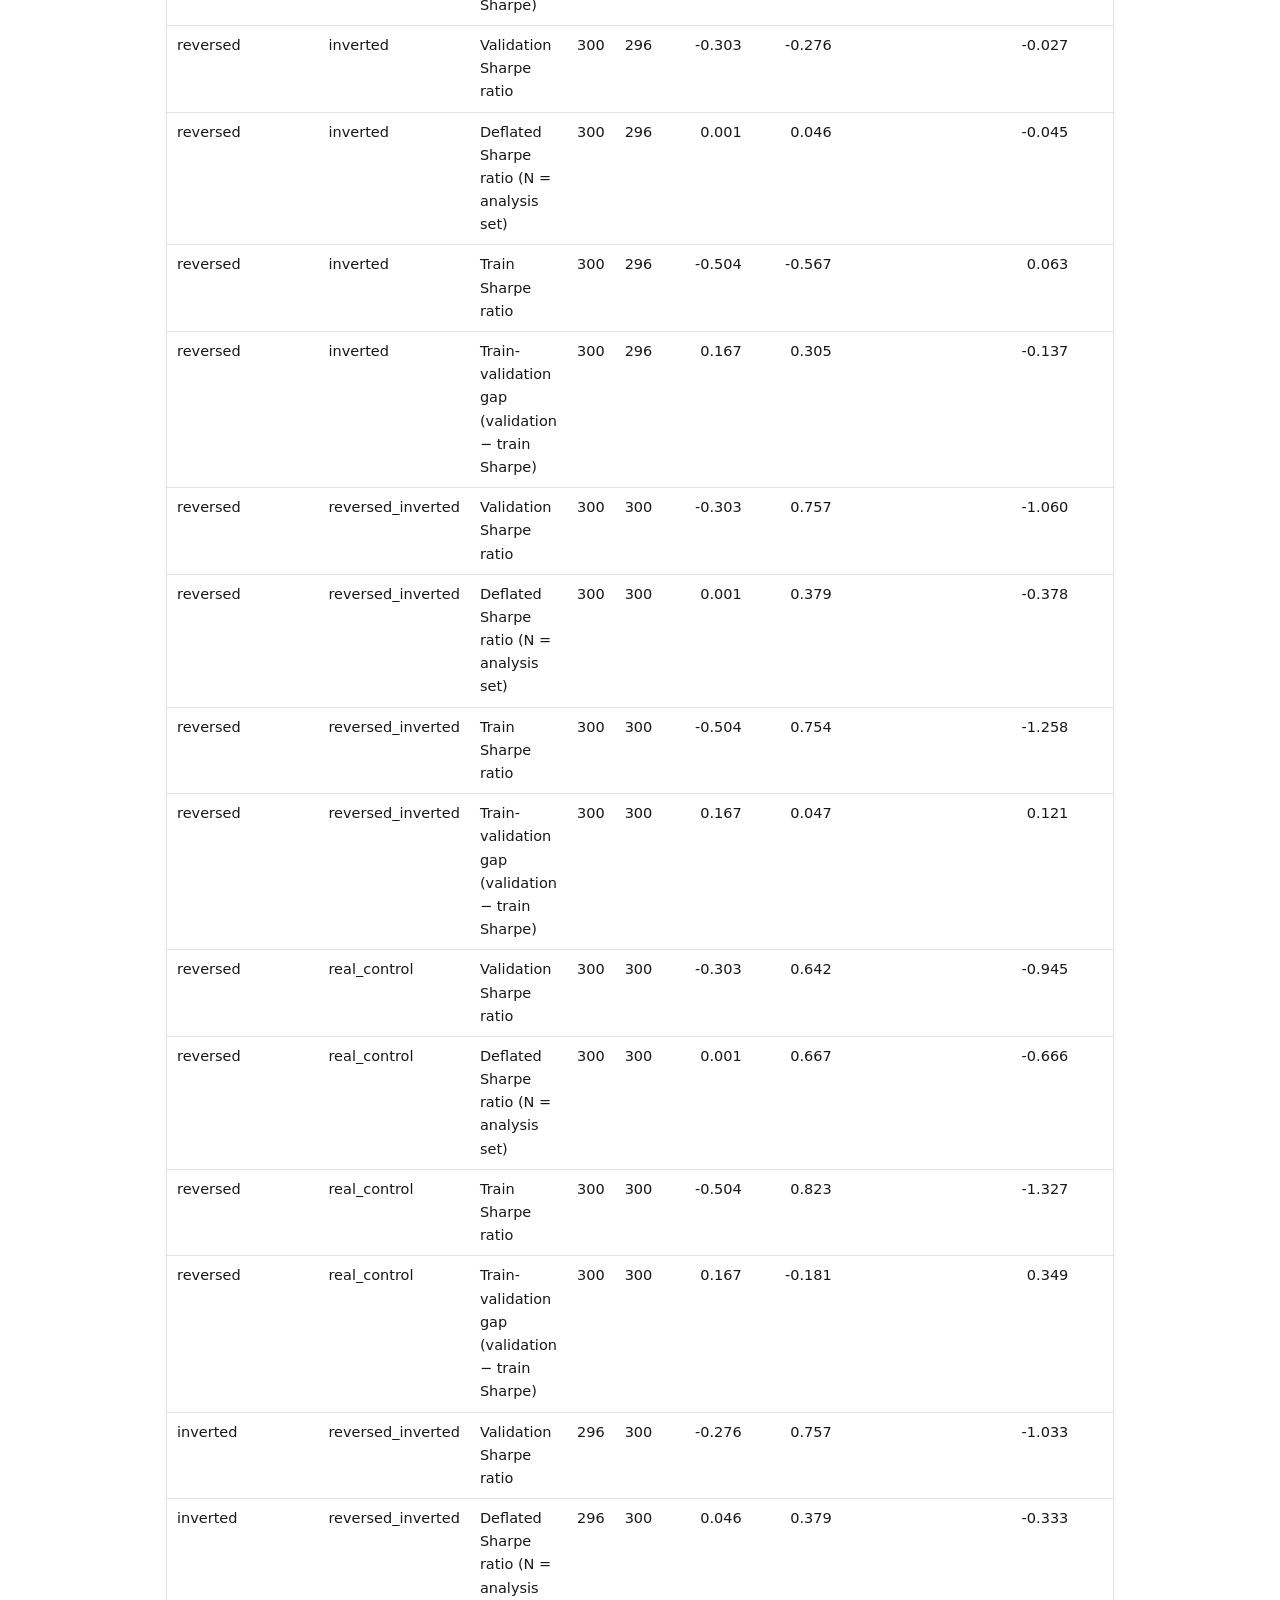
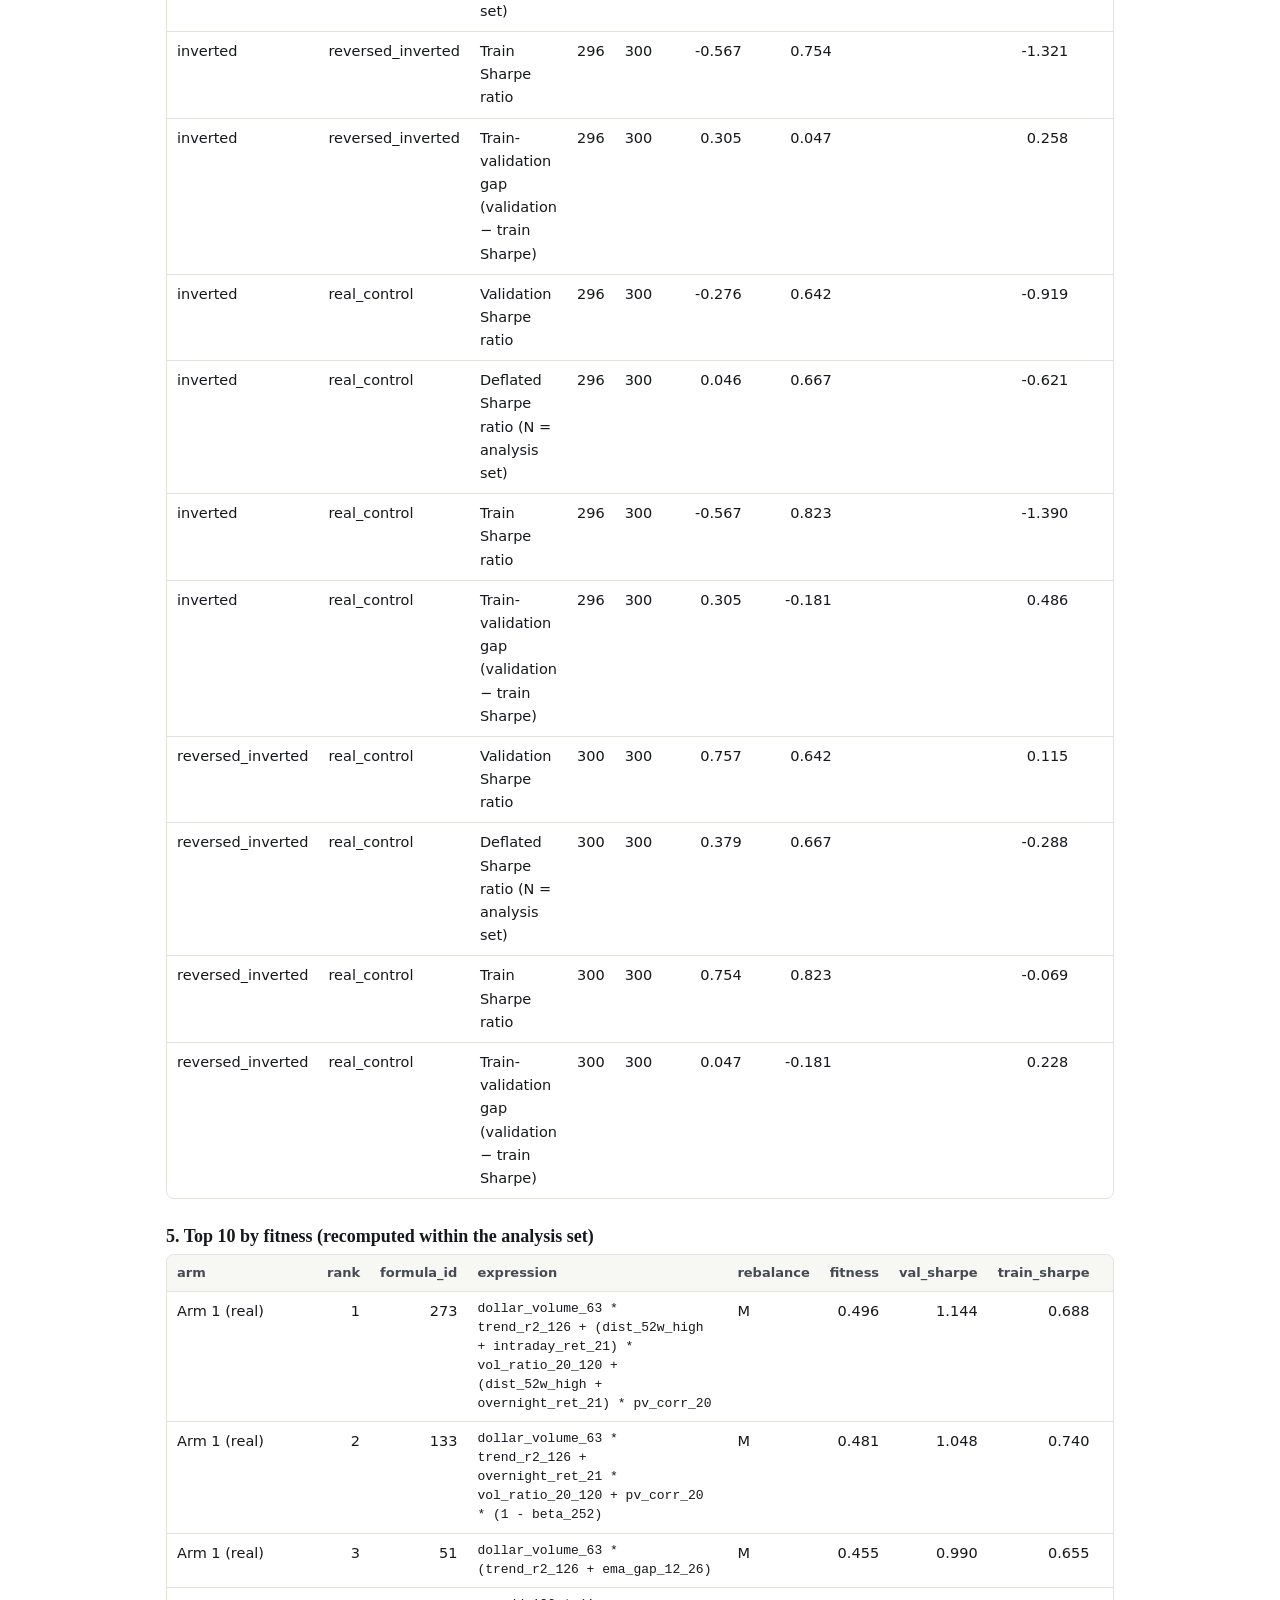
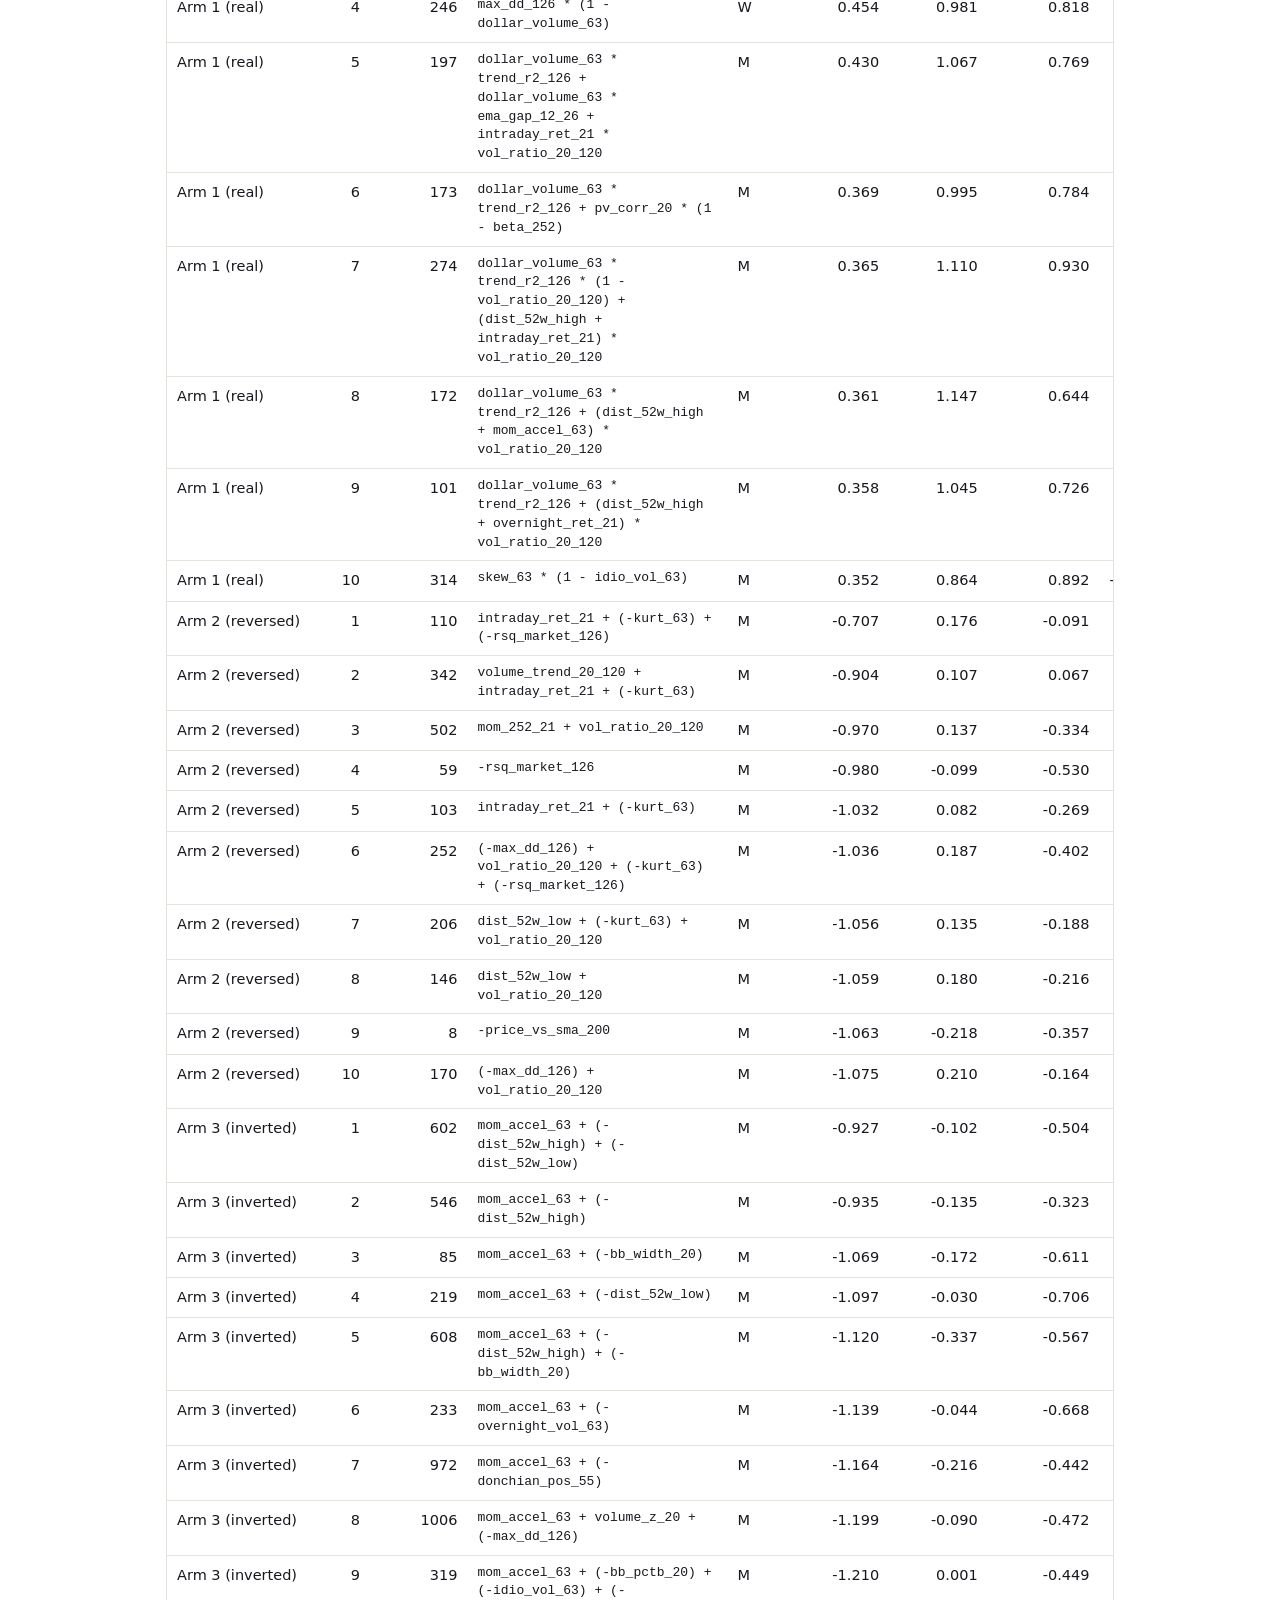
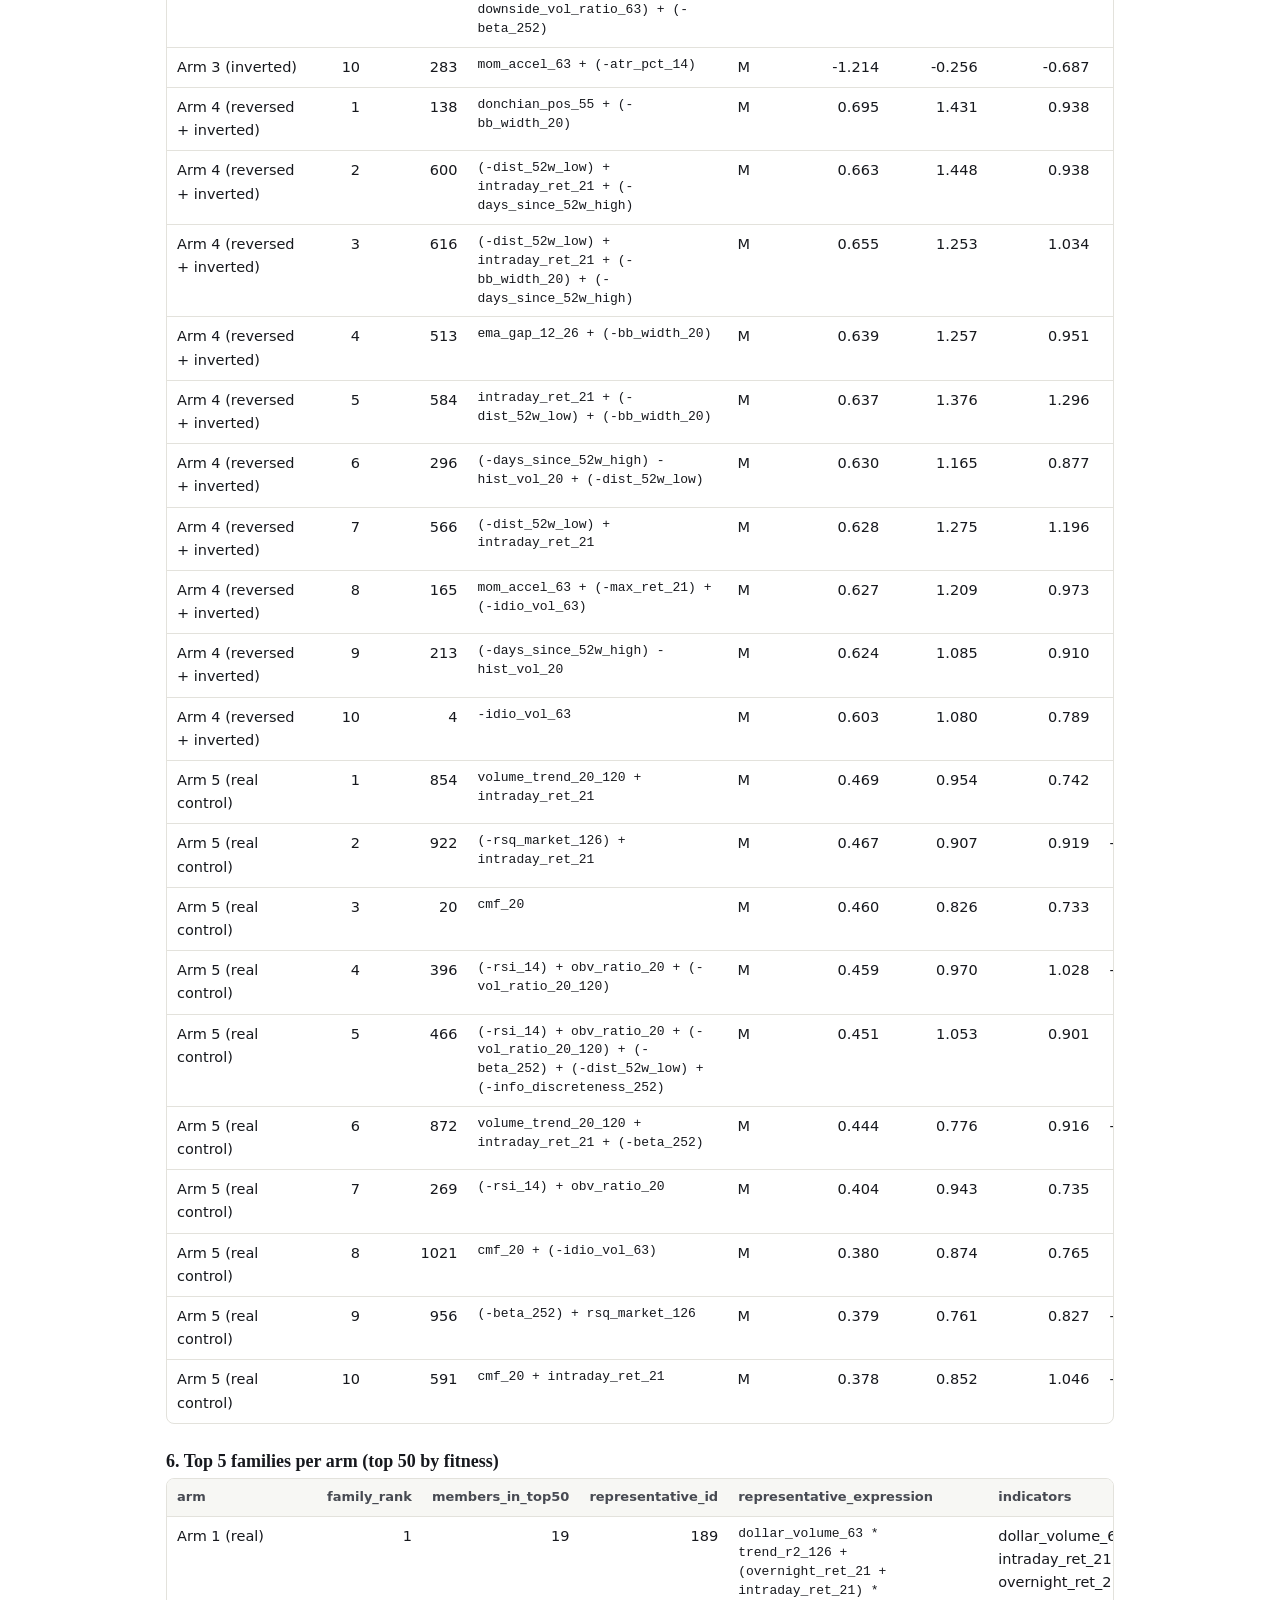
<file: parallel-worlds-numbers.html>
<!doctype html>
<html lang="en">
<head>
<meta charset="utf-8">
<meta name="viewport" content="width=device-width, initial-scale=1">
<title>Results: every number · Forge 11</title>
<meta name="description" content="Every number from the comparison of the arms, with the methods notes.">
<link rel="stylesheet" href="assets/style.css">
<link rel="icon" href="assets/favicon.svg" type="image/svg+xml">
</head>
<body>
<header class="site-header">
  <div class="wrap header-inner">
    <a class="brand" href="index.html">Forge 11</a>
    <nav class="site-nav" aria-label="Main"><a href="index.html">Home</a><a href="hypotheses.html">Hypotheses</a><a href="how-it-works.html">How it works</a><a href="results.html" aria-current="page">Results</a><a href="holdout.html">Holdout</a><a href="about.html">About</a></nav>
  </div>
</header>
<main class="wrap">
<h1>Parallel worlds: every number</h1>
<p>Status: <span class="badge badge-pending">Research data only — holdout pending</span> <span class="badge badge-pending">PARTIAL: arm 3 has 296 of 300</span></p>
<p class="lede">The complete results file and the methods notes written by the comparison, unchanged. <a href="results.html">Back to the overview</a>.</p>
<p>Generated 2026-11-15 12:44 Central Standard Time. Analysis set: first 300 evaluated formulas per arm (by formula id). Numbers only; see methods.md for how they were produced.</p>
<p><strong>PARTIAL: arm 3 has 296 of 300.</strong> Formulas in each analysis set: Arm 1 (real): 300 formulas, Arm 2 (reversed): 300 formulas, Arm 3 (inverted): 296 formulas, Arm 4 (reversed + inverted): 300 formulas, Arm 5 (real control): 300 formulas (planned: 300 each).</p>
<h3>1. Per-arm statistics</h3>
<div class="table-wrap"><table class="metrics"><thead><tr><th>measure</th><th class="num">Arm 1 (real)</th><th class="num">Arm 2 (reversed)</th><th class="num">Arm 3 (inverted)</th><th class="num">Arm 4 (reversed + inverted)</th><th class="num">Arm 5 (real control)</th></tr></thead><tbody><tr><td>Formulas in the analysis set (count)</td><td class="num">300</td><td class="num">300</td><td class="num">296</td><td class="num">300</td><td class="num">300</td></tr><tr><td>Evaluated formulas in the arm&#x27;s database (count)</td><td class="num">303</td><td class="num">303</td><td class="num">296</td><td class="num">303</td><td class="num">300</td></tr><tr><td>Formulas with deflated Sharpe &gt;= 0.95 (count)</td><td class="num">0</td><td class="num">0</td><td class="num">0</td><td class="num">0</td><td class="num">0</td></tr><tr><td>Maximum deflated Sharpe (probability)</td><td class="num">0.929</td><td class="num">0.042</td><td class="num">0.176</td><td class="num">0.904</td><td class="num">0.922</td></tr><tr><td>Top-10 mean validation Sharpe (annualized)</td><td class="num">1.039</td><td class="num">0.090</td><td class="num">-0.138</td><td class="num">1.258</td><td class="num">0.892</td></tr><tr><td>Top-10 mean train Sharpe (annualized)</td><td class="num">0.765</td><td class="num">-0.248</td><td class="num">-0.543</td><td class="num">0.990</td><td class="num">0.861</td></tr><tr><td>Top-10 mean gap, validation - train Sharpe</td><td class="num">0.274</td><td class="num">0.338</td><td class="num">0.405</td><td class="num">0.268</td><td class="num">0.030</td></tr><tr><td>Top-10 mean deflated Sharpe (probability)</td><td class="num">0.804</td><td class="num">0.020</td><td class="num">0.091</td><td class="num">0.797</td><td class="num">0.843</td></tr><tr><td>Top-10 mean validation CAGR (% per year)</td><td class="num">21.7%</td><td class="num">0.1%</td><td class="num">-5.4%</td><td class="num">17.0%</td><td class="num">16.9%</td></tr><tr><td>Top-10 mean validation CAGR minus own EW_DOW CAGR (percentage points per year)</td><td class="num">+8.15 pp</td><td class="num">+7.48 pp</td><td class="num">+1.88 pp</td><td class="num">+6.08 pp</td><td class="num">+3.33 pp</td></tr><tr><td>Top-10 mean size exposure (rank correlation, -1 to +1)</td><td class="num">0.036</td><td class="num">0.011</td><td class="num">-0.129</td><td class="num">-0.092</td><td class="num">-0.056</td></tr><tr><td>Formulas with validation CAGR above own EW_DOW (% of set)</td><td class="num">44.0%</td><td class="num">63.3%</td><td class="num">36.8%</td><td class="num">49.7%</td><td class="num">25.0%</td></tr><tr><td>Formulas with train CAGR above own EW_DOW (% of set)</td><td class="num">29.3%</td><td class="num">20.3%</td><td class="num">34.5%</td><td class="num">46.0%</td><td class="num">38.3%</td></tr><tr><td>Families among the top 50 (count)</td><td class="num">22</td><td class="num">36</td><td class="num">14</td><td class="num">11</td><td class="num">28</td></tr><tr><td>Members of the largest family in the top 50 (count)</td><td class="num">19</td><td class="num">5</td><td class="num">36</td><td class="num">40</td><td class="num">9</td></tr><tr><td>Formulas in the top-50 pool (count)</td><td class="num">50</td><td class="num">50</td><td class="num">50</td><td class="num">50</td><td class="num">50</td></tr><tr><td>Formulas with a direction check (count)</td><td class="num">262</td><td class="num">300</td><td class="num">296</td><td class="num">300</td><td class="num">300</td></tr><tr><td>Formulas contradicting their stated direction (count)</td><td class="num">16</td><td class="num">15</td><td class="num">7</td><td class="num">41</td><td class="num">37</td></tr><tr><td>Proposals up to the last generation used (count)</td><td class="num">460</td><td class="num">589</td><td class="num">1105</td><td class="num">624</td><td class="num">1065</td></tr><tr><td>of which evaluated (count)</td><td class="num">303</td><td class="num">303</td><td class="num">296</td><td class="num">303</td><td class="num">300</td></tr><tr><td>of which duplicates (count)</td><td class="num">140</td><td class="num">283</td><td class="num">807</td><td class="num">321</td><td class="num">756</td></tr><tr><td>of which invalid (count)</td><td class="num">17</td><td class="num">3</td><td class="num">2</td><td class="num">0</td><td class="num">9</td></tr><tr><td>Generations up to the last formula in the set (count)</td><td class="num">66</td><td class="num">74</td><td class="num">143</td><td class="num">81</td><td class="num">134</td></tr><tr><td>Number of that last generation</td><td class="num">66</td><td class="num">74</td><td class="num">143</td><td class="num">81</td><td class="num">134</td></tr><tr><td>Failed or interrupted generations among them (count)</td><td class="num">5</td><td class="num">0</td><td class="num">0</td><td class="num">0</td><td class="num">0</td></tr></tbody></table></div>
<h3>2. Distributions</h3>
<div class="table-wrap"><table class="metrics"><thead><tr><th>measure</th><th>arm</th><th class="num">count</th><th class="num">mean</th><th class="num">std</th><th class="num">min</th><th class="num">q1</th><th class="num">median</th><th class="num">q3</th><th class="num">max</th></tr></thead><tbody><tr><td>Validation Sharpe ratio</td><td>Arm 1 (real)</td><td class="num">300</td><td class="num">0.673</td><td class="num">0.231</td><td class="num">0.171</td><td class="num">0.513</td><td class="num">0.644</td><td class="num">0.846</td><td class="num">1.293</td></tr><tr><td>Validation Sharpe ratio</td><td>Arm 2 (reversed)</td><td class="num">300</td><td class="num">-0.342</td><td class="num">0.338</td><td class="num">-1.704</td><td class="num">-0.561</td><td class="num">-0.303</td><td class="num">-0.079</td><td class="num">0.263</td></tr><tr><td>Validation Sharpe ratio</td><td>Arm 3 (inverted)</td><td class="num">296</td><td class="num">-0.287</td><td class="num">0.151</td><td class="num">-0.837</td><td class="num">-0.398</td><td class="num">-0.276</td><td class="num">-0.174</td><td class="num">0.049</td></tr><tr><td>Validation Sharpe ratio</td><td>Arm 4 (reversed + inverted)</td><td class="num">300</td><td class="num">0.751</td><td class="num">0.306</td><td class="num">-0.048</td><td class="num">0.585</td><td class="num">0.757</td><td class="num">0.963</td><td class="num">1.448</td></tr><tr><td>Validation Sharpe ratio</td><td>Arm 5 (real control)</td><td class="num">300</td><td class="num">0.639</td><td class="num">0.159</td><td class="num">0.021</td><td class="num">0.534</td><td class="num">0.642</td><td class="num">0.742</td><td class="num">1.053</td></tr><tr><td>Deflated Sharpe ratio (N = analysis set)</td><td>Arm 1 (real)</td><td class="num">300</td><td class="num">0.502</td><td class="num">0.195</td><td class="num">0.117</td><td class="num">0.356</td><td class="num">0.477</td><td class="num">0.662</td><td class="num">0.929</td></tr><tr><td>Deflated Sharpe ratio (N = analysis set)</td><td>Arm 2 (reversed)</td><td class="num">300</td><td class="num">0.004</td><td class="num">0.007</td><td class="num">0.000</td><td class="num">0.000</td><td class="num">0.001</td><td class="num">0.006</td><td class="num">0.042</td></tr><tr><td>Deflated Sharpe ratio (N = analysis set)</td><td>Arm 3 (inverted)</td><td class="num">296</td><td class="num">0.052</td><td class="num">0.033</td><td class="num">0.001</td><td class="num">0.024</td><td class="num">0.046</td><td class="num">0.073</td><td class="num">0.176</td></tr><tr><td>Deflated Sharpe ratio (N = analysis set)</td><td>Arm 4 (reversed + inverted)</td><td class="num">300</td><td class="num">0.401</td><td class="num">0.226</td><td class="num">0.013</td><td class="num">0.236</td><td class="num">0.379</td><td class="num">0.572</td><td class="num">0.904</td></tr><tr><td>Deflated Sharpe ratio (N = analysis set)</td><td>Arm 5 (real control)</td><td class="num">300</td><td class="num">0.656</td><td class="num">0.131</td><td class="num">0.147</td><td class="num">0.571</td><td class="num">0.667</td><td class="num">0.746</td><td class="num">0.922</td></tr><tr><td>Train Sharpe ratio</td><td>Arm 1 (real)</td><td class="num">300</td><td class="num">0.725</td><td class="num">0.178</td><td class="num">0.181</td><td class="num">0.609</td><td class="num">0.725</td><td class="num">0.843</td><td class="num">1.251</td></tr><tr><td>Train Sharpe ratio</td><td>Arm 2 (reversed)</td><td class="num">300</td><td class="num">-0.509</td><td class="num">0.229</td><td class="num">-1.069</td><td class="num">-0.658</td><td class="num">-0.504</td><td class="num">-0.359</td><td class="num">0.096</td></tr><tr><td>Train Sharpe ratio</td><td>Arm 3 (inverted)</td><td class="num">296</td><td class="num">-0.573</td><td class="num">0.238</td><td class="num">-1.231</td><td class="num">-0.751</td><td class="num">-0.567</td><td class="num">-0.393</td><td class="num">-0.028</td></tr><tr><td>Train Sharpe ratio</td><td>Arm 4 (reversed + inverted)</td><td class="num">300</td><td class="num">0.714</td><td class="num">0.275</td><td class="num">0.055</td><td class="num">0.519</td><td class="num">0.754</td><td class="num">0.924</td><td class="num">1.408</td></tr><tr><td>Train Sharpe ratio</td><td>Arm 5 (real control)</td><td class="num">300</td><td class="num">0.817</td><td class="num">0.204</td><td class="num">0.094</td><td class="num">0.702</td><td class="num">0.823</td><td class="num">0.956</td><td class="num">1.347</td></tr><tr><td>Train-validation gap (validation − train Sharpe)</td><td>Arm 1 (real)</td><td class="num">300</td><td class="num">-0.052</td><td class="num">0.308</td><td class="num">-0.818</td><td class="num">-0.276</td><td class="num">-0.056</td><td class="num">0.136</td><td class="num">0.906</td></tr><tr><td>Train-validation gap (validation − train Sharpe)</td><td>Arm 2 (reversed)</td><td class="num">300</td><td class="num">0.167</td><td class="num">0.268</td><td class="num">-0.643</td><td class="num">0.012</td><td class="num">0.167</td><td class="num">0.351</td><td class="num">0.907</td></tr><tr><td>Train-validation gap (validation − train Sharpe)</td><td>Arm 3 (inverted)</td><td class="num">296</td><td class="num">0.286</td><td class="num">0.231</td><td class="num">-0.276</td><td class="num">0.112</td><td class="num">0.305</td><td class="num">0.449</td><td class="num">1.004</td></tr><tr><td>Train-validation gap (validation − train Sharpe)</td><td>Arm 4 (reversed + inverted)</td><td class="num">300</td><td class="num">0.037</td><td class="num">0.237</td><td class="num">-0.499</td><td class="num">-0.144</td><td class="num">0.047</td><td class="num">0.198</td><td class="num">0.754</td></tr><tr><td>Train-validation gap (validation − train Sharpe)</td><td>Arm 5 (real control)</td><td class="num">300</td><td class="num">-0.178</td><td class="num">0.257</td><td class="num">-0.795</td><td class="num">-0.357</td><td class="num">-0.181</td><td class="num">-0.005</td><td class="num">0.567</td></tr></tbody></table></div>
<h3>3. Comparisons with Arm 1 (the existing run)</h3>
<ul><li>Arm 2 (reversed): top-10 average validation Sharpe is 0.090 vs. 1.039 in Arm 1 (real) (difference -0.949).</li><li>Arm 2 (reversed): top-10 average train Sharpe is -0.248 vs. 0.765 in Arm 1 (real) (difference -1.013).</li><li>Arm 2 (reversed): top-10 average train-validation gap is +0.338 vs. +0.274 in Arm 1 (real) (difference +0.064).</li><li>Arm 2 (reversed): top-10 average deflated Sharpe is 0.020 vs. 0.804 in Arm 1 (real) (difference -0.784).</li><li>Arm 2 (reversed): maximum deflated Sharpe is 0.042 vs. 0.929 in Arm 1 (real) (difference -0.887).</li><li>Arm 2 (reversed): number of formulas with deflated Sharpe &gt;= 0.95 is 0 vs. 0 in Arm 1 (real) (difference +0.000).</li><li>Arm 2 (reversed): share of formulas with validation CAGR above its own EW_DOW is 63.3% vs. 44.0% in Arm 1 (real) (difference 19.3%).</li><li>Arm 2 (reversed): share of formulas with train CAGR above its own EW_DOW is 20.3% vs. 29.3% in Arm 1 (real) (difference -9.0%).</li><li>Arm 2 (reversed): largest family in the top 50 is 5 vs. 19 in Arm 1 (real) (difference -14.000).</li><li>Arm 2 (reversed): number of families in the top 50 is 36 vs. 22 in Arm 1 (real) (difference +14.000).</li><li>Arm 2 (reversed): median validation sharpe ratio is -0.303 vs. 0.644 in Arm 1 (real).</li><li>Arm 2 (reversed): median deflated sharpe ratio (n = analysis set) is 0.001 vs. 0.477 in Arm 1 (real).</li><li>Arm 2 (reversed): median train sharpe ratio is -0.504 vs. 0.725 in Arm 1 (real).</li><li>Arm 2 (reversed): median train-validation gap (validation − train sharpe) is 0.167 vs. -0.056 in Arm 1 (real).</li><li>Arm 3 (inverted): top-10 average validation Sharpe is -0.138 vs. 1.039 in Arm 1 (real) (difference -1.177).</li><li>Arm 3 (inverted): top-10 average train Sharpe is -0.543 vs. 0.765 in Arm 1 (real) (difference -1.307).</li><li>Arm 3 (inverted): top-10 average train-validation gap is +0.405 vs. +0.274 in Arm 1 (real) (difference +0.130).</li><li>Arm 3 (inverted): top-10 average deflated Sharpe is 0.091 vs. 0.804 in Arm 1 (real) (difference -0.712).</li><li>Arm 3 (inverted): maximum deflated Sharpe is 0.176 vs. 0.929 in Arm 1 (real) (difference -0.753).</li><li>Arm 3 (inverted): number of formulas with deflated Sharpe &gt;= 0.95 is 0 vs. 0 in Arm 1 (real) (difference +0.000).</li><li>Arm 3 (inverted): share of formulas with validation CAGR above its own EW_DOW is 36.8% vs. 44.0% in Arm 1 (real) (difference -7.2%).</li><li>Arm 3 (inverted): share of formulas with train CAGR above its own EW_DOW is 34.5% vs. 29.3% in Arm 1 (real) (difference 5.1%).</li><li>Arm 3 (inverted): largest family in the top 50 is 36 vs. 19 in Arm 1 (real) (difference +17.000).</li><li>Arm 3 (inverted): number of families in the top 50 is 14 vs. 22 in Arm 1 (real) (difference -8.000).</li><li>Arm 3 (inverted): median validation sharpe ratio is -0.276 vs. 0.644 in Arm 1 (real).</li><li>Arm 3 (inverted): median deflated sharpe ratio (n = analysis set) is 0.046 vs. 0.477 in Arm 1 (real).</li><li>Arm 3 (inverted): median train sharpe ratio is -0.567 vs. 0.725 in Arm 1 (real).</li><li>Arm 3 (inverted): median train-validation gap (validation − train sharpe) is 0.305 vs. -0.056 in Arm 1 (real).</li><li>Arm 4 (reversed + inverted): top-10 average validation Sharpe is 1.258 vs. 1.039 in Arm 1 (real) (difference +0.219).</li><li>Arm 4 (reversed + inverted): top-10 average train Sharpe is 0.990 vs. 0.765 in Arm 1 (real) (difference +0.226).</li><li>Arm 4 (reversed + inverted): top-10 average train-validation gap is +0.268 vs. +0.274 in Arm 1 (real) (difference -0.007).</li><li>Arm 4 (reversed + inverted): top-10 average deflated Sharpe is 0.797 vs. 0.804 in Arm 1 (real) (difference -0.006).</li><li>Arm 4 (reversed + inverted): maximum deflated Sharpe is 0.904 vs. 0.929 in Arm 1 (real) (difference -0.025).</li><li>Arm 4 (reversed + inverted): number of formulas with deflated Sharpe &gt;= 0.95 is 0 vs. 0 in Arm 1 (real) (difference +0.000).</li><li>Arm 4 (reversed + inverted): share of formulas with validation CAGR above its own EW_DOW is 49.7% vs. 44.0% in Arm 1 (real) (difference 5.7%).</li><li>Arm 4 (reversed + inverted): share of formulas with train CAGR above its own EW_DOW is 46.0% vs. 29.3% in Arm 1 (real) (difference 16.7%).</li><li>Arm 4 (reversed + inverted): largest family in the top 50 is 40 vs. 19 in Arm 1 (real) (difference +21.000).</li><li>Arm 4 (reversed + inverted): number of families in the top 50 is 11 vs. 22 in Arm 1 (real) (difference -11.000).</li><li>Arm 4 (reversed + inverted): median validation sharpe ratio is 0.757 vs. 0.644 in Arm 1 (real).</li><li>Arm 4 (reversed + inverted): median deflated sharpe ratio (n = analysis set) is 0.379 vs. 0.477 in Arm 1 (real).</li><li>Arm 4 (reversed + inverted): median train sharpe ratio is 0.754 vs. 0.725 in Arm 1 (real).</li><li>Arm 4 (reversed + inverted): median train-validation gap (validation − train sharpe) is 0.047 vs. -0.056 in Arm 1 (real).</li><li>Arm 5 (real control): top-10 average validation Sharpe is 0.892 vs. 1.039 in Arm 1 (real) (difference -0.147).</li><li>Arm 5 (real control): top-10 average train Sharpe is 0.861 vs. 0.765 in Arm 1 (real) (difference +0.097).</li><li>Arm 5 (real control): top-10 average train-validation gap is +0.030 vs. +0.274 in Arm 1 (real) (difference -0.244).</li><li>Arm 5 (real control): top-10 average deflated Sharpe is 0.843 vs. 0.804 in Arm 1 (real) (difference +0.039).</li><li>Arm 5 (real control): maximum deflated Sharpe is 0.922 vs. 0.929 in Arm 1 (real) (difference -0.007).</li><li>Arm 5 (real control): number of formulas with deflated Sharpe &gt;= 0.95 is 0 vs. 0 in Arm 1 (real) (difference +0.000).</li><li>Arm 5 (real control): share of formulas with validation CAGR above its own EW_DOW is 25.0% vs. 44.0% in Arm 1 (real) (difference -19.0%).</li><li>Arm 5 (real control): share of formulas with train CAGR above its own EW_DOW is 38.3% vs. 29.3% in Arm 1 (real) (difference 9.0%).</li><li>Arm 5 (real control): largest family in the top 50 is 9 vs. 19 in Arm 1 (real) (difference -10.000).</li><li>Arm 5 (real control): number of families in the top 50 is 28 vs. 22 in Arm 1 (real) (difference +6.000).</li><li>Arm 5 (real control): median validation sharpe ratio is 0.642 vs. 0.644 in Arm 1 (real).</li><li>Arm 5 (real control): median deflated sharpe ratio (n = analysis set) is 0.667 vs. 0.477 in Arm 1 (real).</li><li>Arm 5 (real control): median train sharpe ratio is 0.823 vs. 0.725 in Arm 1 (real).</li><li>Arm 5 (real control): median train-validation gap (validation − train sharpe) is -0.181 vs. -0.056 in Arm 1 (real).</li></ul>
<h3>3a. Comparisons with Arm 5 (the clean real-data control)</h3>
<ul><li>Arm 1 (real): top-10 average validation Sharpe is 1.039 vs. 0.892 in Arm 5 (real control) (difference +0.147).</li><li>Arm 1 (real): top-10 average train Sharpe is 0.765 vs. 0.861 in Arm 5 (real control) (difference -0.097).</li><li>Arm 1 (real): top-10 average train-validation gap is +0.274 vs. +0.030 in Arm 5 (real control) (difference +0.244).</li><li>Arm 1 (real): top-10 average deflated Sharpe is 0.804 vs. 0.843 in Arm 5 (real control) (difference -0.039).</li><li>Arm 1 (real): maximum deflated Sharpe is 0.929 vs. 0.922 in Arm 5 (real control) (difference +0.007).</li><li>Arm 1 (real): number of formulas with deflated Sharpe &gt;= 0.95 is 0 vs. 0 in Arm 5 (real control) (difference +0.000).</li><li>Arm 1 (real): share of formulas with validation CAGR above its own EW_DOW is 44.0% vs. 25.0% in Arm 5 (real control) (difference 19.0%).</li><li>Arm 1 (real): share of formulas with train CAGR above its own EW_DOW is 29.3% vs. 38.3% in Arm 5 (real control) (difference -9.0%).</li><li>Arm 1 (real): largest family in the top 50 is 19 vs. 9 in Arm 5 (real control) (difference +10.000).</li><li>Arm 1 (real): number of families in the top 50 is 22 vs. 28 in Arm 5 (real control) (difference -6.000).</li><li>Arm 1 (real): median validation sharpe ratio is 0.644 vs. 0.642 in Arm 5 (real control).</li><li>Arm 1 (real): median deflated sharpe ratio (n = analysis set) is 0.477 vs. 0.667 in Arm 5 (real control).</li><li>Arm 1 (real): median train sharpe ratio is 0.725 vs. 0.823 in Arm 5 (real control).</li><li>Arm 1 (real): median train-validation gap (validation − train sharpe) is -0.056 vs. -0.181 in Arm 5 (real control).</li><li>Arm 2 (reversed): top-10 average validation Sharpe is 0.090 vs. 0.892 in Arm 5 (real control) (difference -0.802).</li><li>Arm 2 (reversed): top-10 average train Sharpe is -0.248 vs. 0.861 in Arm 5 (real control) (difference -1.110).</li><li>Arm 2 (reversed): top-10 average train-validation gap is +0.338 vs. +0.030 in Arm 5 (real control) (difference +0.308).</li><li>Arm 2 (reversed): top-10 average deflated Sharpe is 0.020 vs. 0.843 in Arm 5 (real control) (difference -0.823).</li><li>Arm 2 (reversed): maximum deflated Sharpe is 0.042 vs. 0.922 in Arm 5 (real control) (difference -0.880).</li><li>Arm 2 (reversed): number of formulas with deflated Sharpe &gt;= 0.95 is 0 vs. 0 in Arm 5 (real control) (difference +0.000).</li><li>Arm 2 (reversed): share of formulas with validation CAGR above its own EW_DOW is 63.3% vs. 25.0% in Arm 5 (real control) (difference 38.3%).</li><li>Arm 2 (reversed): share of formulas with train CAGR above its own EW_DOW is 20.3% vs. 38.3% in Arm 5 (real control) (difference -18.0%).</li><li>Arm 2 (reversed): largest family in the top 50 is 5 vs. 9 in Arm 5 (real control) (difference -4.000).</li><li>Arm 2 (reversed): number of families in the top 50 is 36 vs. 28 in Arm 5 (real control) (difference +8.000).</li><li>Arm 2 (reversed): median validation sharpe ratio is -0.303 vs. 0.642 in Arm 5 (real control).</li><li>Arm 2 (reversed): median deflated sharpe ratio (n = analysis set) is 0.001 vs. 0.667 in Arm 5 (real control).</li><li>Arm 2 (reversed): median train sharpe ratio is -0.504 vs. 0.823 in Arm 5 (real control).</li><li>Arm 2 (reversed): median train-validation gap (validation − train sharpe) is 0.167 vs. -0.181 in Arm 5 (real control).</li><li>Arm 3 (inverted): top-10 average validation Sharpe is -0.138 vs. 0.892 in Arm 5 (real control) (difference -1.030).</li><li>Arm 3 (inverted): top-10 average train Sharpe is -0.543 vs. 0.861 in Arm 5 (real control) (difference -1.404).</li><li>Arm 3 (inverted): top-10 average train-validation gap is +0.405 vs. +0.030 in Arm 5 (real control) (difference +0.374).</li><li>Arm 3 (inverted): top-10 average deflated Sharpe is 0.091 vs. 0.843 in Arm 5 (real control) (difference -0.751).</li><li>Arm 3 (inverted): maximum deflated Sharpe is 0.176 vs. 0.922 in Arm 5 (real control) (difference -0.746).</li><li>Arm 3 (inverted): number of formulas with deflated Sharpe &gt;= 0.95 is 0 vs. 0 in Arm 5 (real control) (difference +0.000).</li><li>Arm 3 (inverted): share of formulas with validation CAGR above its own EW_DOW is 36.8% vs. 25.0% in Arm 5 (real control) (difference 11.8%).</li><li>Arm 3 (inverted): share of formulas with train CAGR above its own EW_DOW is 34.5% vs. 38.3% in Arm 5 (real control) (difference -3.9%).</li><li>Arm 3 (inverted): largest family in the top 50 is 36 vs. 9 in Arm 5 (real control) (difference +27.000).</li><li>Arm 3 (inverted): number of families in the top 50 is 14 vs. 28 in Arm 5 (real control) (difference -14.000).</li><li>Arm 3 (inverted): median validation sharpe ratio is -0.276 vs. 0.642 in Arm 5 (real control).</li><li>Arm 3 (inverted): median deflated sharpe ratio (n = analysis set) is 0.046 vs. 0.667 in Arm 5 (real control).</li><li>Arm 3 (inverted): median train sharpe ratio is -0.567 vs. 0.823 in Arm 5 (real control).</li><li>Arm 3 (inverted): median train-validation gap (validation − train sharpe) is 0.305 vs. -0.181 in Arm 5 (real control).</li><li>Arm 4 (reversed + inverted): top-10 average validation Sharpe is 1.258 vs. 0.892 in Arm 5 (real control) (difference +0.366).</li><li>Arm 4 (reversed + inverted): top-10 average train Sharpe is 0.990 vs. 0.861 in Arm 5 (real control) (difference +0.129).</li><li>Arm 4 (reversed + inverted): top-10 average train-validation gap is +0.268 vs. +0.030 in Arm 5 (real control) (difference +0.237).</li><li>Arm 4 (reversed + inverted): top-10 average deflated Sharpe is 0.797 vs. 0.843 in Arm 5 (real control) (difference -0.045).</li><li>Arm 4 (reversed + inverted): maximum deflated Sharpe is 0.904 vs. 0.922 in Arm 5 (real control) (difference -0.018).</li><li>Arm 4 (reversed + inverted): number of formulas with deflated Sharpe &gt;= 0.95 is 0 vs. 0 in Arm 5 (real control) (difference +0.000).</li><li>Arm 4 (reversed + inverted): share of formulas with validation CAGR above its own EW_DOW is 49.7% vs. 25.0% in Arm 5 (real control) (difference 24.7%).</li><li>Arm 4 (reversed + inverted): share of formulas with train CAGR above its own EW_DOW is 46.0% vs. 38.3% in Arm 5 (real control) (difference 7.7%).</li><li>Arm 4 (reversed + inverted): largest family in the top 50 is 40 vs. 9 in Arm 5 (real control) (difference +31.000).</li><li>Arm 4 (reversed + inverted): number of families in the top 50 is 11 vs. 28 in Arm 5 (real control) (difference -17.000).</li><li>Arm 4 (reversed + inverted): median validation sharpe ratio is 0.757 vs. 0.642 in Arm 5 (real control).</li><li>Arm 4 (reversed + inverted): median deflated sharpe ratio (n = analysis set) is 0.379 vs. 0.667 in Arm 5 (real control).</li><li>Arm 4 (reversed + inverted): median train sharpe ratio is 0.754 vs. 0.823 in Arm 5 (real control).</li><li>Arm 4 (reversed + inverted): median train-validation gap (validation − train sharpe) is 0.047 vs. -0.181 in Arm 5 (real control).</li></ul>
<h3>4. Pairwise tests (two-sided Mann–Whitney U; Kolmogorov–Smirnov; no multiple-comparison correction)</h3>
<div class="table-wrap"><table class="metrics"><thead><tr><th>arm_a</th><th>arm_b</th><th>measure</th><th class="num">n_a</th><th class="num">n_b</th><th class="num">median_a</th><th class="num">median_b</th><th class="num">median_difference_a_minus_b</th><th class="num">mean_difference_a_minus_b</th><th class="num">mann_whitney_u</th><th class="num">mann_whitney_p</th><th class="num">ks_statistic</th><th class="num">ks_p</th></tr></thead><tbody><tr><td>real</td><td>reversed</td><td>Validation Sharpe ratio</td><td class="num">300</td><td class="num">300</td><td class="num">0.644</td><td class="num">-0.303</td><td class="num">0.947</td><td class="num">1.015</td><td class="num">89977</td><td class="num">0.000</td><td class="num">0.987</td><td class="num">0.000</td></tr><tr><td>real</td><td>reversed</td><td>Deflated Sharpe ratio (N = analysis set)</td><td class="num">300</td><td class="num">300</td><td class="num">0.477</td><td class="num">0.001</td><td class="num">0.476</td><td class="num">0.497</td><td class="num">90000</td><td class="num">0.000</td><td class="num">1</td><td class="num">0.000</td></tr><tr><td>real</td><td>reversed</td><td>Train Sharpe ratio</td><td class="num">300</td><td class="num">300</td><td class="num">0.725</td><td class="num">-0.504</td><td class="num">1.229</td><td class="num">1.234</td><td class="num">90000</td><td class="num">0.000</td><td class="num">1</td><td class="num">0.000</td></tr><tr><td>real</td><td>reversed</td><td>Train-validation gap (validation − train Sharpe)</td><td class="num">300</td><td class="num">300</td><td class="num">-0.056</td><td class="num">0.167</td><td class="num">-0.224</td><td class="num">-0.219</td><td class="num">25969</td><td class="num">0.000</td><td class="num">0.353</td><td class="num">0.000</td></tr><tr><td>real</td><td>inverted</td><td>Validation Sharpe ratio</td><td class="num">300</td><td class="num">296</td><td class="num">0.644</td><td class="num">-0.276</td><td class="num">0.920</td><td class="num">0.960</td><td class="num">88800</td><td class="num">0.000</td><td class="num">1</td><td class="num">0.000</td></tr><tr><td>real</td><td>inverted</td><td>Deflated Sharpe ratio (N = analysis set)</td><td class="num">300</td><td class="num">296</td><td class="num">0.477</td><td class="num">0.046</td><td class="num">0.431</td><td class="num">0.449</td><td class="num">88768</td><td class="num">0.000</td><td class="num">0.983</td><td class="num">0.000</td></tr><tr><td>real</td><td>inverted</td><td>Train Sharpe ratio</td><td class="num">300</td><td class="num">296</td><td class="num">0.725</td><td class="num">-0.567</td><td class="num">1.292</td><td class="num">1.298</td><td class="num">88800</td><td class="num">0.000</td><td class="num">1</td><td class="num">0.000</td></tr><tr><td>real</td><td>inverted</td><td>Train-validation gap (validation − train Sharpe)</td><td class="num">300</td><td class="num">296</td><td class="num">-0.056</td><td class="num">0.305</td><td class="num">-0.361</td><td class="num">-0.337</td><td class="num">16935</td><td class="num">0.000</td><td class="num">0.490</td><td class="num">0.000</td></tr><tr><td>real</td><td>reversed_inverted</td><td>Validation Sharpe ratio</td><td class="num">300</td><td class="num">300</td><td class="num">0.644</td><td class="num">0.757</td><td class="num">-0.113</td><td class="num">-0.078</td><td class="num">36171</td><td class="num">0.000</td><td class="num">0.207</td><td class="num">0.000</td></tr><tr><td>real</td><td>reversed_inverted</td><td>Deflated Sharpe ratio (N = analysis set)</td><td class="num">300</td><td class="num">300</td><td class="num">0.477</td><td class="num">0.379</td><td class="num">0.098</td><td class="num">0.101</td><td class="num">56499</td><td class="num">0.000</td><td class="num">0.220</td><td class="num">0.000</td></tr><tr><td>real</td><td>reversed_inverted</td><td>Train Sharpe ratio</td><td class="num">300</td><td class="num">300</td><td class="num">0.725</td><td class="num">0.754</td><td class="num">-0.029</td><td class="num">0.011</td><td class="num">44994</td><td class="num">0.998</td><td class="num">0.147</td><td class="num">0.003</td></tr><tr><td>real</td><td>reversed_inverted</td><td>Train-validation gap (validation − train Sharpe)</td><td class="num">300</td><td class="num">300</td><td class="num">-0.056</td><td class="num">0.047</td><td class="num">-0.103</td><td class="num">-0.088</td><td class="num">36268</td><td class="num">0.000</td><td class="num">0.173</td><td class="num">0.000</td></tr><tr><td>real</td><td>real_control</td><td>Validation Sharpe ratio</td><td class="num">300</td><td class="num">300</td><td class="num">0.644</td><td class="num">0.642</td><td class="num">0.001</td><td class="num">0.034</td><td class="num">47891</td><td class="num">0.173</td><td class="num">0.163</td><td class="num">0.001</td></tr><tr><td>real</td><td>real_control</td><td>Deflated Sharpe ratio (N = analysis set)</td><td class="num">300</td><td class="num">300</td><td class="num">0.477</td><td class="num">0.667</td><td class="num">-0.190</td><td class="num">-0.154</td><td class="num">23894</td><td class="num">0.000</td><td class="num">0.433</td><td class="num">0.000</td></tr><tr><td>real</td><td>real_control</td><td>Train Sharpe ratio</td><td class="num">300</td><td class="num">300</td><td class="num">0.725</td><td class="num">0.823</td><td class="num">-0.098</td><td class="num">-0.092</td><td class="num">32303</td><td class="num">0.000</td><td class="num">0.227</td><td class="num">0.000</td></tr><tr><td>real</td><td>real_control</td><td>Train-validation gap (validation − train Sharpe)</td><td class="num">300</td><td class="num">300</td><td class="num">-0.056</td><td class="num">-0.181</td><td class="num">0.125</td><td class="num">0.126</td><td class="num">55491</td><td class="num">0.000</td><td class="num">0.197</td><td class="num">0.000</td></tr><tr><td>reversed</td><td>inverted</td><td>Validation Sharpe ratio</td><td class="num">300</td><td class="num">296</td><td class="num">-0.303</td><td class="num">-0.276</td><td class="num">-0.027</td><td class="num">-0.054</td><td class="num">42635</td><td class="num">0.401</td><td class="num">0.216</td><td class="num">0.000</td></tr><tr><td>reversed</td><td>inverted</td><td>Deflated Sharpe ratio (N = analysis set)</td><td class="num">300</td><td class="num">296</td><td class="num">0.001</td><td class="num">0.046</td><td class="num">-0.045</td><td class="num">-0.048</td><td class="num">2578</td><td class="num">0.000</td><td class="num">0.825</td><td class="num">0.000</td></tr><tr><td>reversed</td><td>inverted</td><td>Train Sharpe ratio</td><td class="num">300</td><td class="num">296</td><td class="num">-0.504</td><td class="num">-0.567</td><td class="num">0.063</td><td class="num">0.064</td><td class="num">51127</td><td class="num">0.001</td><td class="num">0.159</td><td class="num">0.001</td></tr><tr><td>reversed</td><td>inverted</td><td>Train-validation gap (validation − train Sharpe)</td><td class="num">300</td><td class="num">296</td><td class="num">0.167</td><td class="num">0.305</td><td class="num">-0.137</td><td class="num">-0.119</td><td class="num">32886</td><td class="num">0.000</td><td class="num">0.212</td><td class="num">0.000</td></tr><tr><td>reversed</td><td>reversed_inverted</td><td>Validation Sharpe ratio</td><td class="num">300</td><td class="num">300</td><td class="num">-0.303</td><td class="num">0.757</td><td class="num">-1.060</td><td class="num">-1.092</td><td class="num">498</td><td class="num">0.000</td><td class="num">0.930</td><td class="num">0.000</td></tr><tr><td>reversed</td><td>reversed_inverted</td><td>Deflated Sharpe ratio (N = analysis set)</td><td class="num">300</td><td class="num">300</td><td class="num">0.001</td><td class="num">0.379</td><td class="num">-0.378</td><td class="num">-0.397</td><td class="num">201</td><td class="num">0.000</td><td class="num">0.957</td><td class="num">0.000</td></tr><tr><td>reversed</td><td>reversed_inverted</td><td>Train Sharpe ratio</td><td class="num">300</td><td class="num">300</td><td class="num">-0.504</td><td class="num">0.754</td><td class="num">-1.258</td><td class="num">-1.223</td><td class="num">7</td><td class="num">0.000</td><td class="num">0.990</td><td class="num">0.000</td></tr><tr><td>reversed</td><td>reversed_inverted</td><td>Train-validation gap (validation − train Sharpe)</td><td class="num">300</td><td class="num">300</td><td class="num">0.167</td><td class="num">0.047</td><td class="num">0.121</td><td class="num">0.130</td><td class="num">58189</td><td class="num">0.000</td><td class="num">0.223</td><td class="num">0.000</td></tr><tr><td>reversed</td><td>real_control</td><td>Validation Sharpe ratio</td><td class="num">300</td><td class="num">300</td><td class="num">-0.303</td><td class="num">0.642</td><td class="num">-0.945</td><td class="num">-0.981</td><td class="num">49</td><td class="num">0.000</td><td class="num">0.990</td><td class="num">0.000</td></tr><tr><td>reversed</td><td>real_control</td><td>Deflated Sharpe ratio (N = analysis set)</td><td class="num">300</td><td class="num">300</td><td class="num">0.001</td><td class="num">0.667</td><td class="num">-0.666</td><td class="num">-0.651</td><td class="num">0</td><td class="num">0.000</td><td class="num">1</td><td class="num">0.000</td></tr><tr><td>reversed</td><td>real_control</td><td>Train Sharpe ratio</td><td class="num">300</td><td class="num">300</td><td class="num">-0.504</td><td class="num">0.823</td><td class="num">-1.327</td><td class="num">-1.325</td><td class="num">1</td><td class="num">0.000</td><td class="num">0.997</td><td class="num">0.000</td></tr><tr><td>reversed</td><td>real_control</td><td>Train-validation gap (validation − train Sharpe)</td><td class="num">300</td><td class="num">300</td><td class="num">0.167</td><td class="num">-0.181</td><td class="num">0.349</td><td class="num">0.345</td><td class="num">74234</td><td class="num">0.000</td><td class="num">0.523</td><td class="num">0.000</td></tr><tr><td>inverted</td><td>reversed_inverted</td><td>Validation Sharpe ratio</td><td class="num">296</td><td class="num">300</td><td class="num">-0.276</td><td class="num">0.757</td><td class="num">-1.033</td><td class="num">-1.038</td><td class="num">32</td><td class="num">0.000</td><td class="num">0.980</td><td class="num">0.000</td></tr><tr><td>inverted</td><td>reversed_inverted</td><td>Deflated Sharpe ratio (N = analysis set)</td><td class="num">296</td><td class="num">300</td><td class="num">0.046</td><td class="num">0.379</td><td class="num">-0.333</td><td class="num">-0.349</td><td class="num">5066</td><td class="num">0.000</td><td class="num">0.830</td><td class="num">0.000</td></tr><tr><td>inverted</td><td>reversed_inverted</td><td>Train Sharpe ratio</td><td class="num">296</td><td class="num">300</td><td class="num">-0.567</td><td class="num">0.754</td><td class="num">-1.321</td><td class="num">-1.287</td><td class="num">0</td><td class="num">0.000</td><td class="num">1</td><td class="num">0.000</td></tr><tr><td>inverted</td><td>reversed_inverted</td><td>Train-validation gap (validation − train Sharpe)</td><td class="num">296</td><td class="num">300</td><td class="num">0.305</td><td class="num">0.047</td><td class="num">0.258</td><td class="num">0.249</td><td class="num">68372</td><td class="num">0.000</td><td class="num">0.409</td><td class="num">0.000</td></tr><tr><td>inverted</td><td>real_control</td><td>Validation Sharpe ratio</td><td class="num">296</td><td class="num">300</td><td class="num">-0.276</td><td class="num">0.642</td><td class="num">-0.919</td><td class="num">-0.926</td><td class="num">3</td><td class="num">0.000</td><td class="num">0.997</td><td class="num">0.000</td></tr><tr><td>inverted</td><td>real_control</td><td>Deflated Sharpe ratio (N = analysis set)</td><td class="num">296</td><td class="num">300</td><td class="num">0.046</td><td class="num">0.667</td><td class="num">-0.621</td><td class="num">-0.603</td><td class="num">5</td><td class="num">0.000</td><td class="num">0.997</td><td class="num">0.000</td></tr><tr><td>inverted</td><td>real_control</td><td>Train Sharpe ratio</td><td class="num">296</td><td class="num">300</td><td class="num">-0.567</td><td class="num">0.823</td><td class="num">-1.390</td><td class="num">-1.390</td><td class="num">0</td><td class="num">0.000</td><td class="num">1</td><td class="num">0.000</td></tr><tr><td>inverted</td><td>real_control</td><td>Train-validation gap (validation − train Sharpe)</td><td class="num">296</td><td class="num">300</td><td class="num">0.305</td><td class="num">-0.181</td><td class="num">0.486</td><td class="num">0.463</td><td class="num">80637</td><td class="num">0.000</td><td class="num">0.642</td><td class="num">0.000</td></tr><tr><td>reversed_inverted</td><td>real_control</td><td>Validation Sharpe ratio</td><td class="num">300</td><td class="num">300</td><td class="num">0.757</td><td class="num">0.642</td><td class="num">0.115</td><td class="num">0.112</td><td class="num">58417</td><td class="num">0.000</td><td class="num">0.303</td><td class="num">0.000</td></tr><tr><td>reversed_inverted</td><td>real_control</td><td>Deflated Sharpe ratio (N = analysis set)</td><td class="num">300</td><td class="num">300</td><td class="num">0.379</td><td class="num">0.667</td><td class="num">-0.288</td><td class="num">-0.255</td><td class="num">16053</td><td class="num">0.000</td><td class="num">0.560</td><td class="num">0.000</td></tr><tr><td>reversed_inverted</td><td>real_control</td><td>Train Sharpe ratio</td><td class="num">300</td><td class="num">300</td><td class="num">0.754</td><td class="num">0.823</td><td class="num">-0.069</td><td class="num">-0.103</td><td class="num">35284</td><td class="num">0.000</td><td class="num">0.230</td><td class="num">0.000</td></tr><tr><td>reversed_inverted</td><td>real_control</td><td>Train-validation gap (validation − train Sharpe)</td><td class="num">300</td><td class="num">300</td><td class="num">0.047</td><td class="num">-0.181</td><td class="num">0.228</td><td class="num">0.214</td><td class="num">65328</td><td class="num">0.000</td><td class="num">0.353</td><td class="num">0.000</td></tr></tbody></table></div>
<h3>5. Top 10 by fitness (recomputed within the analysis set)</h3>
<div class="table-wrap"><table class="metrics"><thead><tr><th>arm</th><th class="num">rank</th><th class="num">formula_id</th><th>expression</th><th>rebalance</th><th class="num">fitness</th><th class="num">val_sharpe</th><th class="num">train_sharpe</th><th class="num">gap</th><th class="num">dsr</th><th class="num">val_cagr</th><th class="num">val_cagr_minus_own_ew_dow</th><th class="num">size_exposure</th></tr></thead><tbody><tr><td>Arm 1 (real)</td><td class="num">1</td><td class="num">273</td><td class="expr-cell">dollar_volume_63 * trend_r2_126 + (dist_52w_high + intraday_ret_21) * vol_ratio_20_120 + (dist_52w_high + overnight_ret_21) * pv_corr_20</td><td>M</td><td class="num">0.496</td><td class="num">1.144</td><td class="num">0.688</td><td class="num">0.457</td><td class="num">0.869</td><td class="num">0.252</td><td class="num">0.117</td><td class="num">0.047</td></tr><tr><td>Arm 1 (real)</td><td class="num">2</td><td class="num">133</td><td class="expr-cell">dollar_volume_63 * trend_r2_126 + overnight_ret_21 * vol_ratio_20_120 + pv_corr_20 * (1 - beta_252)</td><td>M</td><td class="num">0.481</td><td class="num">1.048</td><td class="num">0.740</td><td class="num">0.308</td><td class="num">0.814</td><td class="num">0.207</td><td class="num">0.072</td><td class="num">0.032</td></tr><tr><td>Arm 1 (real)</td><td class="num">3</td><td class="num">51</td><td class="expr-cell">dollar_volume_63 * (trend_r2_126 + ema_gap_12_26)</td><td>M</td><td class="num">0.455</td><td class="num">0.990</td><td class="num">0.655</td><td class="num">0.334</td><td class="num">0.772</td><td class="num">0.219</td><td class="num">0.084</td><td class="num">0.091</td></tr><tr><td>Arm 1 (real)</td><td class="num">4</td><td class="num">246</td><td class="expr-cell">max_dd_126 * (1 - dollar_volume_63)</td><td>W</td><td class="num">0.454</td><td class="num">0.981</td><td class="num">0.818</td><td class="num">0.162</td><td class="num">0.772</td><td class="num">0.167</td><td class="num">0.032</td><td class="num">-0.129</td></tr><tr><td>Arm 1 (real)</td><td class="num">5</td><td class="num">197</td><td class="expr-cell">dollar_volume_63 * trend_r2_126 + dollar_volume_63 * ema_gap_12_26 + intraday_ret_21 * vol_ratio_20_120</td><td>M</td><td class="num">0.430</td><td class="num">1.067</td><td class="num">0.769</td><td class="num">0.298</td><td class="num">0.824</td><td class="num">0.233</td><td class="num">0.097</td><td class="num">0.076</td></tr><tr><td>Arm 1 (real)</td><td class="num">6</td><td class="num">173</td><td class="expr-cell">dollar_volume_63 * trend_r2_126 + pv_corr_20 * (1 - beta_252)</td><td>M</td><td class="num">0.369</td><td class="num">0.995</td><td class="num">0.784</td><td class="num">0.211</td><td class="num">0.777</td><td class="num">0.190</td><td class="num">0.054</td><td class="num">0.027</td></tr><tr><td>Arm 1 (real)</td><td class="num">7</td><td class="num">274</td><td class="expr-cell">dollar_volume_63 * trend_r2_126 * (1 - vol_ratio_20_120) + (dist_52w_high + intraday_ret_21) * vol_ratio_20_120</td><td>M</td><td class="num">0.365</td><td class="num">1.110</td><td class="num">0.930</td><td class="num">0.180</td><td class="num">0.849</td><td class="num">0.249</td><td class="num">0.114</td><td class="num">0.050</td></tr><tr><td>Arm 1 (real)</td><td class="num">8</td><td class="num">172</td><td class="expr-cell">dollar_volume_63 * trend_r2_126 + (dist_52w_high + mom_accel_63) * vol_ratio_20_120</td><td>M</td><td class="num">0.361</td><td class="num">1.147</td><td class="num">0.644</td><td class="num">0.502</td><td class="num">0.869</td><td class="num">0.262</td><td class="num">0.126</td><td class="num">0.065</td></tr><tr><td>Arm 1 (real)</td><td class="num">9</td><td class="num">101</td><td class="expr-cell">dollar_volume_63 * trend_r2_126 + (dist_52w_high + overnight_ret_21) * vol_ratio_20_120</td><td>M</td><td class="num">0.358</td><td class="num">1.045</td><td class="num">0.726</td><td class="num">0.319</td><td class="num">0.812</td><td class="num">0.226</td><td class="num">0.090</td><td class="num">0.070</td></tr><tr><td>Arm 1 (real)</td><td class="num">10</td><td class="num">314</td><td class="expr-cell">skew_63 * (1 - idio_vol_63)</td><td>M</td><td class="num">0.352</td><td class="num">0.864</td><td class="num">0.892</td><td class="num">-0.028</td><td class="num">0.679</td><td class="num">0.165</td><td class="num">0.029</td><td class="num">0.032</td></tr><tr><td>Arm 2 (reversed)</td><td class="num">1</td><td class="num">110</td><td class="expr-cell">intraday_ret_21 + (-kurt_63) + (-rsq_market_126)</td><td>M</td><td class="num">-0.707</td><td class="num">0.176</td><td class="num">-0.091</td><td class="num">0.268</td><td class="num">0.027</td><td class="num">0.016</td><td class="num">0.090</td><td class="num">-0.032</td></tr><tr><td>Arm 2 (reversed)</td><td class="num">2</td><td class="num">342</td><td class="expr-cell">volume_trend_20_120 + intraday_ret_21 + (-kurt_63)</td><td>M</td><td class="num">-0.904</td><td class="num">0.107</td><td class="num">0.067</td><td class="num">0.040</td><td class="num">0.018</td><td class="num">0.002</td><td class="num">0.076</td><td class="num">-0.025</td></tr><tr><td>Arm 2 (reversed)</td><td class="num">3</td><td class="num">502</td><td class="expr-cell">mom_252_21 + vol_ratio_20_120</td><td>M</td><td class="num">-0.970</td><td class="num">0.137</td><td class="num">-0.334</td><td class="num">0.471</td><td class="num">0.022</td><td class="num">0.009</td><td class="num">0.083</td><td class="num">0.040</td></tr><tr><td>Arm 2 (reversed)</td><td class="num">4</td><td class="num">59</td><td class="expr-cell">-rsq_market_126</td><td>M</td><td class="num">-0.980</td><td class="num">-0.099</td><td class="num">-0.530</td><td class="num">0.431</td><td class="num">0.005</td><td class="num">-0.023</td><td class="num">0.052</td><td class="num">0.036</td></tr><tr><td>Arm 2 (reversed)</td><td class="num">5</td><td class="num">103</td><td class="expr-cell">intraday_ret_21 + (-kurt_63)</td><td>M</td><td class="num">-1.032</td><td class="num">0.082</td><td class="num">-0.269</td><td class="num">0.351</td><td class="num">0.016</td><td class="num">-0.003</td><td class="num">0.071</td><td class="num">-0.050</td></tr><tr><td>Arm 2 (reversed)</td><td class="num">6</td><td class="num">252</td><td class="expr-cell">(-max_dd_126) + vol_ratio_20_120 + (-kurt_63) + (-rsq_market_126)</td><td>M</td><td class="num">-1.036</td><td class="num">0.187</td><td class="num">-0.402</td><td class="num">0.590</td><td class="num">0.028</td><td class="num">0.018</td><td class="num">0.092</td><td class="num">0.033</td></tr><tr><td>Arm 2 (reversed)</td><td class="num">7</td><td class="num">206</td><td class="expr-cell">dist_52w_low + (-kurt_63) + vol_ratio_20_120</td><td>M</td><td class="num">-1.056</td><td class="num">0.135</td><td class="num">-0.188</td><td class="num">0.323</td><td class="num">0.021</td><td class="num">0.007</td><td class="num">0.081</td><td class="num">0.014</td></tr><tr><td>Arm 2 (reversed)</td><td class="num">8</td><td class="num">146</td><td class="expr-cell">dist_52w_low + vol_ratio_20_120</td><td>M</td><td class="num">-1.059</td><td class="num">0.180</td><td class="num">-0.216</td><td class="num">0.397</td><td class="num">0.027</td><td class="num">0.016</td><td class="num">0.091</td><td class="num">0.061</td></tr><tr><td>Arm 2 (reversed)</td><td class="num">9</td><td class="num">8</td><td class="expr-cell">-price_vs_sma_200</td><td>M</td><td class="num">-1.063</td><td class="num">-0.218</td><td class="num">-0.357</td><td class="num">0.139</td><td class="num">0.002</td><td class="num">-0.058</td><td class="num">0.016</td><td class="num">-0.020</td></tr><tr><td>Arm 2 (reversed)</td><td class="num">10</td><td class="num">170</td><td class="expr-cell">(-max_dd_126) + vol_ratio_20_120</td><td>M</td><td class="num">-1.075</td><td class="num">0.210</td><td class="num">-0.164</td><td class="num">0.373</td><td class="num">0.032</td><td class="num">0.022</td><td class="num">0.097</td><td class="num">0.054</td></tr><tr><td>Arm 3 (inverted)</td><td class="num">1</td><td class="num">602</td><td class="expr-cell">mom_accel_63 + (-dist_52w_high) + (-dist_52w_low)</td><td>M</td><td class="num">-0.927</td><td class="num">-0.102</td><td class="num">-0.504</td><td class="num">0.402</td><td class="num">0.099</td><td class="num">-0.052</td><td class="num">0.021</td><td class="num">-0.221</td></tr><tr><td>Arm 3 (inverted)</td><td class="num">2</td><td class="num">546</td><td class="expr-cell">mom_accel_63 + (-dist_52w_high)</td><td>M</td><td class="num">-0.935</td><td class="num">-0.135</td><td class="num">-0.323</td><td class="num">0.188</td><td class="num">0.086</td><td class="num">-0.066</td><td class="num">0.007</td><td class="num">-0.145</td></tr><tr><td>Arm 3 (inverted)</td><td class="num">3</td><td class="num">85</td><td class="expr-cell">mom_accel_63 + (-bb_width_20)</td><td>M</td><td class="num">-1.069</td><td class="num">-0.172</td><td class="num">-0.611</td><td class="num">0.439</td><td class="num">0.074</td><td class="num">-0.059</td><td class="num">0.014</td><td class="num">-0.082</td></tr><tr><td>Arm 3 (inverted)</td><td class="num">4</td><td class="num">219</td><td class="expr-cell">mom_accel_63 + (-dist_52w_low)</td><td>M</td><td class="num">-1.097</td><td class="num">-0.030</td><td class="num">-0.706</td><td class="num">0.677</td><td class="num">0.132</td><td class="num">-0.031</td><td class="num">0.043</td><td class="num">-0.187</td></tr><tr><td>Arm 3 (inverted)</td><td class="num">5</td><td class="num">608</td><td class="expr-cell">mom_accel_63 + (-dist_52w_high) + (-bb_width_20)</td><td>M</td><td class="num">-1.120</td><td class="num">-0.337</td><td class="num">-0.567</td><td class="num">0.229</td><td class="num">0.033</td><td class="num">-0.098</td><td class="num">-0.025</td><td class="num">-0.176</td></tr><tr><td>Arm 3 (inverted)</td><td class="num">6</td><td class="num">233</td><td class="expr-cell">mom_accel_63 + (-overnight_vol_63)</td><td>M</td><td class="num">-1.139</td><td class="num">-0.044</td><td class="num">-0.668</td><td class="num">0.624</td><td class="num">0.125</td><td class="num">-0.027</td><td class="num">0.047</td><td class="num">-0.132</td></tr><tr><td>Arm 3 (inverted)</td><td class="num">7</td><td class="num">972</td><td class="expr-cell">mom_accel_63 + (-donchian_pos_55)</td><td>M</td><td class="num">-1.164</td><td class="num">-0.216</td><td class="num">-0.442</td><td class="num">0.226</td><td class="num">0.061</td><td class="num">-0.070</td><td class="num">0.003</td><td class="num">-0.118</td></tr><tr><td>Arm 3 (inverted)</td><td class="num">8</td><td class="num">1006</td><td class="expr-cell">mom_accel_63 + volume_z_20 + (-max_dd_126)</td><td>M</td><td class="num">-1.199</td><td class="num">-0.090</td><td class="num">-0.472</td><td class="num">0.382</td><td class="num">0.105</td><td class="num">-0.053</td><td class="num">0.020</td><td class="num">-0.042</td></tr><tr><td>Arm 3 (inverted)</td><td class="num">9</td><td class="num">319</td><td class="expr-cell">mom_accel_63 + (-bb_pctb_20) + (-idio_vol_63) + (-downside_vol_ratio_63) + (-beta_252)</td><td>M</td><td class="num">-1.210</td><td class="num">0.001</td><td class="num">-0.449</td><td class="num">0.450</td><td class="num">0.148</td><td class="num">-0.019</td><td class="num">0.054</td><td class="num">-0.097</td></tr><tr><td>Arm 3 (inverted)</td><td class="num">10</td><td class="num">283</td><td class="expr-cell">mom_accel_63 + (-atr_pct_14)</td><td>M</td><td class="num">-1.214</td><td class="num">-0.256</td><td class="num">-0.687</td><td class="num">0.431</td><td class="num">0.050</td><td class="num">-0.070</td><td class="num">0.003</td><td class="num">-0.085</td></tr><tr><td>Arm 4 (reversed + inverted)</td><td class="num">1</td><td class="num">138</td><td class="expr-cell">donchian_pos_55 + (-bb_width_20)</td><td>M</td><td class="num">0.695</td><td class="num">1.431</td><td class="num">0.938</td><td class="num">0.494</td><td class="num">0.897</td><td class="num">0.198</td><td class="num">0.089</td><td class="num">-0.037</td></tr><tr><td>Arm 4 (reversed + inverted)</td><td class="num">2</td><td class="num">600</td><td class="expr-cell">(-dist_52w_low) + intraday_ret_21 + (-days_since_52w_high)</td><td>M</td><td class="num">0.663</td><td class="num">1.448</td><td class="num">0.938</td><td class="num">0.510</td><td class="num">0.904</td><td class="num">0.212</td><td class="num">0.102</td><td class="num">-0.046</td></tr><tr><td>Arm 4 (reversed + inverted)</td><td class="num">3</td><td class="num">616</td><td class="expr-cell">(-dist_52w_low) + intraday_ret_21 + (-bb_width_20) + (-days_since_52w_high)</td><td>M</td><td class="num">0.655</td><td class="num">1.253</td><td class="num">1.034</td><td class="num">0.219</td><td class="num">0.804</td><td class="num">0.162</td><td class="num">0.053</td><td class="num">-0.083</td></tr><tr><td>Arm 4 (reversed + inverted)</td><td class="num">4</td><td class="num">513</td><td class="expr-cell">ema_gap_12_26 + (-bb_width_20)</td><td>M</td><td class="num">0.639</td><td class="num">1.257</td><td class="num">0.951</td><td class="num">0.307</td><td class="num">0.806</td><td class="num">0.183</td><td class="num">0.074</td><td class="num">-0.035</td></tr><tr><td>Arm 4 (reversed + inverted)</td><td class="num">5</td><td class="num">584</td><td class="expr-cell">intraday_ret_21 + (-dist_52w_low) + (-bb_width_20)</td><td>M</td><td class="num">0.637</td><td class="num">1.376</td><td class="num">1.296</td><td class="num">0.080</td><td class="num">0.874</td><td class="num">0.188</td><td class="num">0.079</td><td class="num">-0.155</td></tr><tr><td>Arm 4 (reversed + inverted)</td><td class="num">6</td><td class="num">296</td><td class="expr-cell">(-days_since_52w_high) - hist_vol_20 + (-dist_52w_low)</td><td>M</td><td class="num">0.630</td><td class="num">1.165</td><td class="num">0.877</td><td class="num">0.287</td><td class="num">0.742</td><td class="num">0.145</td><td class="num">0.035</td><td class="num">-0.122</td></tr><tr><td>Arm 4 (reversed + inverted)</td><td class="num">7</td><td class="num">566</td><td class="expr-cell">(-dist_52w_low) + intraday_ret_21</td><td>M</td><td class="num">0.628</td><td class="num">1.275</td><td class="num">1.196</td><td class="num">0.079</td><td class="num">0.818</td><td class="num">0.197</td><td class="num">0.087</td><td class="num">-0.143</td></tr><tr><td>Arm 4 (reversed + inverted)</td><td class="num">8</td><td class="num">165</td><td class="expr-cell">mom_accel_63 + (-max_ret_21) + (-idio_vol_63)</td><td>M</td><td class="num">0.627</td><td class="num">1.209</td><td class="num">0.973</td><td class="num">0.236</td><td class="num">0.775</td><td class="num">0.155</td><td class="num">0.046</td><td class="num">-0.141</td></tr><tr><td>Arm 4 (reversed + inverted)</td><td class="num">9</td><td class="num">213</td><td class="expr-cell">(-days_since_52w_high) - hist_vol_20</td><td>M</td><td class="num">0.624</td><td class="num">1.085</td><td class="num">0.910</td><td class="num">0.175</td><td class="num">0.678</td><td class="num">0.132</td><td class="num">0.022</td><td class="num">-0.016</td></tr><tr><td>Arm 4 (reversed + inverted)</td><td class="num">10</td><td class="num">4</td><td class="expr-cell">-idio_vol_63</td><td>M</td><td class="num">0.603</td><td class="num">1.080</td><td class="num">0.789</td><td class="num">0.291</td><td class="num">0.675</td><td class="num">0.132</td><td class="num">0.022</td><td class="num">-0.138</td></tr><tr><td>Arm 5 (real control)</td><td class="num">1</td><td class="num">854</td><td class="expr-cell">volume_trend_20_120 + intraday_ret_21</td><td>M</td><td class="num">0.469</td><td class="num">0.954</td><td class="num">0.742</td><td class="num">0.212</td><td class="num">0.881</td><td class="num">0.204</td><td class="num">0.069</td><td class="num">0.022</td></tr><tr><td>Arm 5 (real control)</td><td class="num">2</td><td class="num">922</td><td class="expr-cell">(-rsq_market_126) + intraday_ret_21</td><td>M</td><td class="num">0.467</td><td class="num">0.907</td><td class="num">0.919</td><td class="num">-0.012</td><td class="num">0.857</td><td class="num">0.156</td><td class="num">0.020</td><td class="num">0.062</td></tr><tr><td>Arm 5 (real control)</td><td class="num">3</td><td class="num">20</td><td class="expr-cell">cmf_20</td><td>M</td><td class="num">0.460</td><td class="num">0.826</td><td class="num">0.733</td><td class="num">0.094</td><td class="num">0.809</td><td class="num">0.157</td><td class="num">0.022</td><td class="num">-0.005</td></tr><tr><td>Arm 5 (real control)</td><td class="num">4</td><td class="num">396</td><td class="expr-cell">(-rsi_14) + obv_ratio_20 + (-vol_ratio_20_120)</td><td>M</td><td class="num">0.459</td><td class="num">0.970</td><td class="num">1.028</td><td class="num">-0.058</td><td class="num">0.889</td><td class="num">0.194</td><td class="num">0.059</td><td class="num">-0.041</td></tr><tr><td>Arm 5 (real control)</td><td class="num">5</td><td class="num">466</td><td class="expr-cell">(-rsi_14) + obv_ratio_20 + (-vol_ratio_20_120) + (-beta_252) + (-dist_52w_low) + (-info_discreteness_252)</td><td>M</td><td class="num">0.451</td><td class="num">1.053</td><td class="num">0.901</td><td class="num">0.152</td><td class="num">0.922</td><td class="num">0.180</td><td class="num">0.044</td><td class="num">-0.126</td></tr><tr><td>Arm 5 (real control)</td><td class="num">6</td><td class="num">872</td><td class="expr-cell">volume_trend_20_120 + intraday_ret_21 + (-beta_252)</td><td>M</td><td class="num">0.444</td><td class="num">0.776</td><td class="num">0.916</td><td class="num">-0.140</td><td class="num">0.774</td><td class="num">0.128</td><td class="num">-0.008</td><td class="num">-0.067</td></tr><tr><td>Arm 5 (real control)</td><td class="num">7</td><td class="num">269</td><td class="expr-cell">(-rsi_14) + obv_ratio_20</td><td>M</td><td class="num">0.404</td><td class="num">0.943</td><td class="num">0.735</td><td class="num">0.208</td><td class="num">0.876</td><td class="num">0.196</td><td class="num">0.060</td><td class="num">-0.033</td></tr><tr><td>Arm 5 (real control)</td><td class="num">8</td><td class="num">1021</td><td class="expr-cell">cmf_20 + (-idio_vol_63)</td><td>M</td><td class="num">0.380</td><td class="num">0.874</td><td class="num">0.765</td><td class="num">0.109</td><td class="num">0.835</td><td class="num">0.153</td><td class="num">0.018</td><td class="num">-0.164</td></tr><tr><td>Arm 5 (real control)</td><td class="num">9</td><td class="num">956</td><td class="expr-cell">(-beta_252) + rsq_market_126</td><td>M</td><td class="num">0.379</td><td class="num">0.761</td><td class="num">0.827</td><td class="num">-0.066</td><td class="num">0.760</td><td class="num">0.149</td><td class="num">0.013</td><td class="num">-0.217</td></tr><tr><td>Arm 5 (real control)</td><td class="num">10</td><td class="num">591</td><td class="expr-cell">cmf_20 + intraday_ret_21</td><td>M</td><td class="num">0.378</td><td class="num">0.852</td><td class="num">1.046</td><td class="num">-0.194</td><td class="num">0.825</td><td class="num">0.171</td><td class="num">0.035</td><td class="num">0.006</td></tr></tbody></table></div>
<h3>6. Top 5 families per arm (top 50 by fitness)</h3>
<div class="table-wrap"><table class="metrics"><thead><tr><th>arm</th><th class="num">family_rank</th><th class="num">members_in_top50</th><th class="num">representative_id</th><th>representative_expression</th><th>indicators</th></tr></thead><tbody><tr><td>Arm 1 (real)</td><td class="num">1</td><td class="num">19</td><td class="num">189</td><td class="expr-cell">dollar_volume_63 * trend_r2_126 + (overnight_ret_21 + intraday_ret_21) * vol_ratio_20_120</td><td>dollar_volume_63, intraday_ret_21, overnight_ret_21, trend_r2_126, vol_ratio_20_120</td></tr><tr><td>Arm 1 (real)</td><td class="num">2</td><td class="num">10</td><td class="num">133</td><td class="expr-cell">dollar_volume_63 * trend_r2_126 + overnight_ret_21 * vol_ratio_20_120 + pv_corr_20 * (1 - beta_252)</td><td>beta_252, dollar_volume_63, overnight_ret_21, pv_corr_20, trend_r2_126, vol_ratio_20_120</td></tr><tr><td>Arm 1 (real)</td><td class="num">3</td><td class="num">2</td><td class="num">51</td><td class="expr-cell">dollar_volume_63 * (trend_r2_126 + ema_gap_12_26)</td><td>dollar_volume_63, ema_gap_12_26, trend_r2_126</td></tr><tr><td>Arm 1 (real)</td><td class="num">4</td><td class="num">1</td><td class="num">273</td><td class="expr-cell">dollar_volume_63 * trend_r2_126 + (dist_52w_high + intraday_ret_21) * vol_ratio_20_120 + (dist_52w_high + overnight_ret_21) * pv_corr_20</td><td>dist_52w_high, dollar_volume_63, intraday_ret_21, overnight_ret_21, pv_corr_20, trend_r2_126, vol_ratio_20_120</td></tr><tr><td>Arm 1 (real)</td><td class="num">5</td><td class="num">1</td><td class="num">246</td><td class="expr-cell">max_dd_126 * (1 - dollar_volume_63)</td><td>dollar_volume_63, max_dd_126</td></tr><tr><td>Arm 2 (reversed)</td><td class="num">1</td><td class="num">5</td><td class="num">170</td><td class="expr-cell">(-max_dd_126) + vol_ratio_20_120</td><td>max_dd_126, vol_ratio_20_120</td></tr><tr><td>Arm 2 (reversed)</td><td class="num">2</td><td class="num">4</td><td class="num">110</td><td class="expr-cell">intraday_ret_21 + (-kurt_63) + (-rsq_market_126)</td><td>intraday_ret_21, kurt_63, rsq_market_126</td></tr><tr><td>Arm 2 (reversed)</td><td class="num">3</td><td class="num">4</td><td class="num">410</td><td class="expr-cell">cmf_20 + roc_63</td><td>cmf_20, roc_63</td></tr><tr><td>Arm 2 (reversed)</td><td class="num">4</td><td class="num">3</td><td class="num">206</td><td class="expr-cell">dist_52w_low + (-kurt_63) + vol_ratio_20_120</td><td>dist_52w_low, kurt_63, vol_ratio_20_120</td></tr><tr><td>Arm 2 (reversed)</td><td class="num">5</td><td class="num">2</td><td class="num">252</td><td class="expr-cell">(-max_dd_126) + vol_ratio_20_120 + (-kurt_63) + (-rsq_market_126)</td><td>kurt_63, max_dd_126, rsq_market_126, vol_ratio_20_120</td></tr><tr><td>Arm 3 (inverted)</td><td class="num">1</td><td class="num">36</td><td class="num">602</td><td class="expr-cell">mom_accel_63 + (-dist_52w_high) + (-dist_52w_low)</td><td>dist_52w_high, dist_52w_low, mom_accel_63</td></tr><tr><td>Arm 3 (inverted)</td><td class="num">2</td><td class="num">2</td><td class="num">228</td><td class="expr-cell">(-downside_vol_ratio_63) + (-idio_vol_63)</td><td>downside_vol_ratio_63, idio_vol_63</td></tr><tr><td>Arm 3 (inverted)</td><td class="num">3</td><td class="num">1</td><td class="num">972</td><td class="expr-cell">mom_accel_63 + (-donchian_pos_55)</td><td>donchian_pos_55, mom_accel_63</td></tr><tr><td>Arm 3 (inverted)</td><td class="num">4</td><td class="num">1</td><td class="num">1006</td><td class="expr-cell">mom_accel_63 + volume_z_20 + (-max_dd_126)</td><td>max_dd_126, mom_accel_63, volume_z_20</td></tr><tr><td>Arm 3 (inverted)</td><td class="num">5</td><td class="num">1</td><td class="num">974</td><td class="expr-cell">roc_5 + (-dist_52w_high)</td><td>dist_52w_high, roc_5</td></tr><tr><td>Arm 4 (reversed + inverted)</td><td class="num">1</td><td class="num">40</td><td class="num">138</td><td class="expr-cell">donchian_pos_55 + (-bb_width_20)</td><td>bb_width_20, donchian_pos_55</td></tr><tr><td>Arm 4 (reversed + inverted)</td><td class="num">2</td><td class="num">1</td><td class="num">600</td><td class="expr-cell">(-dist_52w_low) + intraday_ret_21 + (-days_since_52w_high)</td><td>days_since_52w_high, dist_52w_low, intraday_ret_21</td></tr><tr><td>Arm 4 (reversed + inverted)</td><td class="num">3</td><td class="num">1</td><td class="num">616</td><td class="expr-cell">(-dist_52w_low) + intraday_ret_21 + (-bb_width_20) + (-days_since_52w_high)</td><td>bb_width_20, days_since_52w_high, dist_52w_low, intraday_ret_21</td></tr><tr><td>Arm 4 (reversed + inverted)</td><td class="num">4</td><td class="num">1</td><td class="num">566</td><td class="expr-cell">(-dist_52w_low) + intraday_ret_21</td><td>dist_52w_low, intraday_ret_21</td></tr><tr><td>Arm 4 (reversed + inverted)</td><td class="num">5</td><td class="num">1</td><td class="num">465</td><td class="expr-cell">(-dist_52w_low) + trend_r2_126</td><td>dist_52w_low, trend_r2_126</td></tr><tr><td>Arm 5 (real control)</td><td class="num">1</td><td class="num">9</td><td class="num">20</td><td class="expr-cell">cmf_20</td><td>cmf_20</td></tr><tr><td>Arm 5 (real control)</td><td class="num">2</td><td class="num">8</td><td class="num">466</td><td class="expr-cell">(-rsi_14) + obv_ratio_20 + (-vol_ratio_20_120) + (-beta_252) + (-dist_52w_low) + (-info_discreteness_252)</td><td>beta_252, dist_52w_low, info_discreteness_252, obv_ratio_20, rsi_14, vol_ratio_20_120</td></tr><tr><td>Arm 5 (real control)</td><td class="num">3</td><td class="num">5</td><td class="num">72</td><td class="expr-cell">(-vol_ratio_20_120) + volume_trend_20_120 + (-beta_252)</td><td>beta_252, vol_ratio_20_120, volume_trend_20_120</td></tr><tr><td>Arm 5 (real control)</td><td class="num">4</td><td class="num">4</td><td class="num">872</td><td class="expr-cell">volume_trend_20_120 + intraday_ret_21 + (-beta_252)</td><td>beta_252, intraday_ret_21, volume_trend_20_120</td></tr><tr><td>Arm 5 (real control)</td><td class="num">5</td><td class="num">1</td><td class="num">854</td><td class="expr-cell">volume_trend_20_120 + intraday_ret_21</td><td>intraday_ret_21, volume_trend_20_120</td></tr></tbody></table></div>
<h3>7. Family overlap between arms</h3>
<div class="table-wrap"><table class="metrics"><thead><tr><th>arm_a</th><th>arm_b</th><th class="num">top5_family_indicators_a</th><th class="num">top5_family_indicators_b</th><th class="num">shared_indicators</th><th class="num">jaccard</th><th class="num">identical_expressions</th></tr></thead><tbody><tr><td>real</td><td>reversed</td><td class="num">10</td><td class="num">8</td><td class="num">3</td><td class="num">0.200</td><td class="num">2</td></tr><tr><td>real</td><td>inverted</td><td class="num">10</td><td class="num">9</td><td class="num">2</td><td class="num">0.118</td><td class="num">1</td></tr><tr><td>real</td><td>reversed_inverted</td><td class="num">10</td><td class="num">6</td><td class="num">2</td><td class="num">0.143</td><td class="num">2</td></tr><tr><td>real</td><td>real_control</td><td class="num">10</td><td class="num">9</td><td class="num">3</td><td class="num">0.188</td><td class="num">1</td></tr><tr><td>reversed</td><td>inverted</td><td class="num">8</td><td class="num">9</td><td class="num">2</td><td class="num">0.133</td><td class="num">56</td></tr><tr><td>reversed</td><td>reversed_inverted</td><td class="num">8</td><td class="num">6</td><td class="num">2</td><td class="num">0.167</td><td class="num">57</td></tr><tr><td>reversed</td><td>real_control</td><td class="num">8</td><td class="num">9</td><td class="num">4</td><td class="num">0.308</td><td class="num">56</td></tr><tr><td>inverted</td><td>reversed_inverted</td><td class="num">9</td><td class="num">6</td><td class="num">2</td><td class="num">0.154</td><td class="num">63</td></tr><tr><td>inverted</td><td>real_control</td><td class="num">9</td><td class="num">9</td><td class="num">1</td><td class="num">0.059</td><td class="num">63</td></tr><tr><td>reversed_inverted</td><td>real_control</td><td class="num">6</td><td class="num">9</td><td class="num">2</td><td class="num">0.154</td><td class="num">66</td></tr></tbody></table></div>
<h3>8. Indicators</h3>
<p>Columns per arm: share of the top 50 containing the indicator; number of formulas in the set containing it; median validation Sharpe of those formulas.</p>
<div class="table-wrap"><table class="metrics"><thead><tr><th>indicator</th><th class="num">real__top50_share</th><th class="num">real__formulas_containing</th><th class="num">real__median_val_sharpe</th><th class="num">reversed__top50_share</th><th class="num">reversed__formulas_containing</th><th class="num">reversed__median_val_sharpe</th><th class="num">inverted__top50_share</th><th class="num">inverted__formulas_containing</th><th class="num">inverted__median_val_sharpe</th><th class="num">reversed_inverted__top50_share</th><th class="num">reversed_inverted__formulas_containing</th><th class="num">reversed_inverted__median_val_sharpe</th><th class="num">real_control__top50_share</th><th class="num">real_control__formulas_containing</th><th class="num">real_control__median_val_sharpe</th></tr></thead><tbody><tr><td>vol_ratio_20_120</td><td class="num">0.600</td><td class="num">115</td><td class="num">0.812</td><td class="num">0.360</td><td class="num">63</td><td class="num">-0.146</td><td class="num">0.020</td><td class="num">24</td><td class="num">-0.404</td><td class="num">0.020</td><td class="num">16</td><td class="num">0.698</td><td class="num">0.300</td><td class="num">68</td><td class="num">0.739</td></tr><tr><td>mom_accel_63</td><td class="num">0.100</td><td class="num">37</td><td class="num">0.652</td><td class="num">0</td><td class="num">17</td><td class="num">-0.160</td><td class="num">0.800</td><td class="num">142</td><td class="num">-0.240</td><td class="num">0.120</td><td class="num">39</td><td class="num">0.872</td><td class="num">0</td><td class="num">14</td><td class="num">0.471</td></tr><tr><td>intraday_ret_21</td><td class="num">0.340</td><td class="num">47</td><td class="num">0.890</td><td class="num">0.200</td><td class="num">18</td><td class="num">-0.215</td><td class="num">0</td><td class="num">3</td><td class="num">-0.097</td><td class="num">0.160</td><td class="num">10</td><td class="num">1.264</td><td class="num">0.280</td><td class="num">26</td><td class="num">0.745</td></tr><tr><td>trend_r2_126</td><td class="num">0.660</td><td class="num">102</td><td class="num">0.886</td><td class="num">0.040</td><td class="num">34</td><td class="num">-0.071</td><td class="num">0.020</td><td class="num">22</td><td class="num">-0.244</td><td class="num">0.060</td><td class="num">37</td><td class="num">0.713</td><td class="num">0.080</td><td class="num">28</td><td class="num">0.589</td></tr><tr><td>idio_vol_63</td><td class="num">0.100</td><td class="num">23</td><td class="num">0.624</td><td class="num">0.020</td><td class="num">37</td><td class="num">-0.571</td><td class="num">0.300</td><td class="num">71</td><td class="num">-0.293</td><td class="num">0.360</td><td class="num">94</td><td class="num">0.900</td><td class="num">0.060</td><td class="num">28</td><td class="num">0.614</td></tr><tr><td>dollar_volume_63</td><td class="num">0.760</td><td class="num">132</td><td class="num">0.842</td><td class="num">0</td><td class="num">3</td><td class="num">0.006</td><td class="num">0</td><td class="num">2</td><td class="num">-0.113</td><td class="num">0.040</td><td class="num">3</td><td class="num">1.068</td><td class="num">0</td><td class="num">3</td><td class="num">0.629</td></tr><tr><td>dist_52w_low</td><td class="num">0</td><td class="num">13</td><td class="num">0.624</td><td class="num">0.120</td><td class="num">21</td><td class="num">-0.213</td><td class="num">0.220</td><td class="num">28</td><td class="num">-0.293</td><td class="num">0.340</td><td class="num">44</td><td class="num">1.046</td><td class="num">0.120</td><td class="num">37</td><td class="num">0.745</td></tr><tr><td>beta_252</td><td class="num">0.220</td><td class="num">47</td><td class="num">0.859</td><td class="num">0.080</td><td class="num">28</td><td class="num">-0.340</td><td class="num">0.160</td><td class="num">48</td><td class="num">-0.363</td><td class="num">0</td><td class="num">6</td><td class="num">0.537</td><td class="num">0.320</td><td class="num">65</td><td class="num">0.745</td></tr><tr><td>dist_52w_high</td><td class="num">0.280</td><td class="num">64</td><td class="num">0.896</td><td class="num">0</td><td class="num">9</td><td class="num">-0.379</td><td class="num">0.280</td><td class="num">40</td><td class="num">-0.303</td><td class="num">0.020</td><td class="num">21</td><td class="num">0.894</td><td class="num">0.020</td><td class="num">16</td><td class="num">0.661</td></tr><tr><td>bb_width_20</td><td class="num">0.020</td><td class="num">20</td><td class="num">0.524</td><td class="num">0.020</td><td class="num">18</td><td class="num">-0.533</td><td class="num">0.120</td><td class="num">24</td><td class="num">-0.331</td><td class="num">0.420</td><td class="num">68</td><td class="num">1.020</td><td class="num">0</td><td class="num">11</td><td class="num">0.533</td></tr><tr><td>rsq_market_126</td><td class="num">0.040</td><td class="num">8</td><td class="num">0.473</td><td class="num">0.280</td><td class="num">62</td><td class="num">-0.233</td><td class="num">0.020</td><td class="num">7</td><td class="num">-0.276</td><td class="num">0</td><td class="num">7</td><td class="num">0.684</td><td class="num">0.140</td><td class="num">20</td><td class="num">0.712</td></tr><tr><td>max_dd_126</td><td class="num">0.100</td><td class="num">24</td><td class="num">0.730</td><td class="num">0.180</td><td class="num">23</td><td class="num">-0.194</td><td class="num">0.140</td><td class="num">24</td><td class="num">-0.186</td><td class="num">0.060</td><td class="num">27</td><td class="num">0.774</td><td class="num">0</td><td class="num">16</td><td class="num">0.539</td></tr><tr><td>pv_corr_20</td><td class="num">0.220</td><td class="num">29</td><td class="num">1.031</td><td class="num">0</td><td class="num">6</td><td class="num">-0.664</td><td class="num">0</td><td class="num">4</td><td class="num">-0.395</td><td class="num">0</td><td class="num">9</td><td class="num">0.568</td><td class="num">0.160</td><td class="num">16</td><td class="num">0.798</td></tr><tr><td>volume_trend_20_120</td><td class="num">0.020</td><td class="num">19</td><td class="num">0.575</td><td class="num">0.080</td><td class="num">15</td><td class="num">-0.279</td><td class="num">0.020</td><td class="num">14</td><td class="num">-0.297</td><td class="num">0.020</td><td class="num">14</td><td class="num">0.690</td><td class="num">0.240</td><td class="num">52</td><td class="num">0.700</td></tr><tr><td>kurt_63</td><td class="num">0</td><td class="num">3</td><td class="num">0.539</td><td class="num">0.320</td><td class="num">65</td><td class="num">-0.224</td><td class="num">0</td><td class="num">1</td><td class="num">0.049</td><td class="num">0</td><td class="num">4</td><td class="num">0.753</td><td class="num">0</td><td class="num">14</td><td class="num">0.660</td></tr><tr><td>bb_pctb_20</td><td class="num">0.040</td><td class="num">8</td><td class="num">0.810</td><td class="num">0</td><td class="num">3</td><td class="num">-0.778</td><td class="num">0.260</td><td class="num">36</td><td class="num">-0.228</td><td class="num">0</td><td class="num">6</td><td class="num">0.424</td><td class="num">0.020</td><td class="num">3</td><td class="num">0.732</td></tr><tr><td>rsi_14</td><td class="num">0.060</td><td class="num">29</td><td class="num">0.625</td><td class="num">0</td><td class="num">9</td><td class="num">-0.770</td><td class="num">0</td><td class="num">12</td><td class="num">-0.389</td><td class="num">0.020</td><td class="num">19</td><td class="num">0.569</td><td class="num">0.200</td><td class="num">43</td><td class="num">0.776</td></tr><tr><td>hist_vol_20</td><td class="num">0</td><td class="num">1</td><td class="num">0.482</td><td class="num">0.020</td><td class="num">13</td><td class="num">-0.614</td><td class="num">0.020</td><td class="num">8</td><td class="num">-0.339</td><td class="num">0.220</td><td class="num">26</td><td class="num">0.921</td><td class="num">0.020</td><td class="num">7</td><td class="num">0.633</td></tr><tr><td>cmf_20</td><td class="num">0</td><td class="num">2</td><td class="num">0.475</td><td class="num">0.080</td><td class="num">8</td><td class="num">-0.088</td><td class="num">0.020</td><td class="num">5</td><td class="num">-0.200</td><td class="num">0.020</td><td class="num">6</td><td class="num">0.905</td><td class="num">0.140</td><td class="num">17</td><td class="num">0.697</td></tr><tr><td>obv_ratio_20</td><td class="num">0</td><td class="num">2</td><td class="num">0.687</td><td class="num">0.020</td><td class="num">7</td><td class="num">-0.361</td><td class="num">0</td><td class="num">5</td><td class="num">-0.167</td><td class="num">0.020</td><td class="num">7</td><td class="num">0.835</td><td class="num">0.180</td><td class="num">38</td><td class="num">0.765</td></tr><tr><td>overnight_ret_21</td><td class="num">0.200</td><td class="num">49</td><td class="num">0.871</td><td class="num">0</td><td class="num">18</td><td class="num">-0.925</td><td class="num">0.020</td><td class="num">7</td><td class="num">-0.252</td><td class="num">0</td><td class="num">11</td><td class="num">0.033</td><td class="num">0</td><td class="num">14</td><td class="num">0.526</td></tr><tr><td>roc_63</td><td class="num">0.020</td><td class="num">6</td><td class="num">0.821</td><td class="num">0.040</td><td class="num">21</td><td class="num">-0.027</td><td class="num">0.080</td><td class="num">26</td><td class="num">-0.235</td><td class="num">0.060</td><td class="num">18</td><td class="num">0.724</td><td class="num">0</td><td class="num">20</td><td class="num">0.566</td></tr><tr><td>days_since_52w_high</td><td class="num">0</td><td class="num">3</td><td class="num">0.577</td><td class="num">0.020</td><td class="num">22</td><td class="num">0.013</td><td class="num">0</td><td class="num">7</td><td class="num">-0.248</td><td class="num">0.160</td><td class="num">15</td><td class="num">1.085</td><td class="num">0.020</td><td class="num">16</td><td class="num">0.609</td></tr><tr><td>price_vs_sma_200</td><td class="num">0.040</td><td class="num">18</td><td class="num">0.632</td><td class="num">0.100</td><td class="num">14</td><td class="num">-0.285</td><td class="num">0.040</td><td class="num">24</td><td class="num">-0.403</td><td class="num">0</td><td class="num">15</td><td class="num">0.637</td><td class="num">0</td><td class="num">12</td><td class="num">0.626</td></tr><tr><td>downside_vol_ratio_63</td><td class="num">0.020</td><td class="num">12</td><td class="num">0.616</td><td class="num">0</td><td class="num">10</td><td class="num">-0.316</td><td class="num">0.160</td><td class="num">24</td><td class="num">-0.223</td><td class="num">0</td><td class="num">9</td><td class="num">0.663</td><td class="num">0</td><td class="num">8</td><td class="num">0.633</td></tr><tr><td>info_discreteness_252</td><td class="num">0.040</td><td class="num">12</td><td class="num">0.546</td><td class="num">0.040</td><td class="num">4</td><td class="num">-0.352</td><td class="num">0</td><td class="num">3</td><td class="num">-0.374</td><td class="num">0.020</td><td class="num">5</td><td class="num">0.809</td><td class="num">0.060</td><td class="num">29</td><td class="num">0.698</td></tr><tr><td>donchian_pos_55</td><td class="num">0</td><td class="num">2</td><td class="num">0.449</td><td class="num">0</td><td class="num">7</td><td class="num">-0.116</td><td class="num">0.020</td><td class="num">6</td><td class="num">-0.285</td><td class="num">0.140</td><td class="num">17</td><td class="num">1.082</td><td class="num">0</td><td class="num">3</td><td class="num">0.617</td></tr><tr><td>ema_gap_12_26</td><td class="num">0.140</td><td class="num">21</td><td class="num">0.930</td><td class="num">0</td><td class="num">1</td><td class="num">-0.205</td><td class="num">0</td><td class="num">1</td><td class="num">-0.172</td><td class="num">0.020</td><td class="num">6</td><td class="num">0.875</td><td class="num">0</td><td class="num">1</td><td class="num">0.499</td></tr><tr><td>skew_63</td><td class="num">0.060</td><td class="num">13</td><td class="num">0.601</td><td class="num">0</td><td class="num">3</td><td class="num">-0.634</td><td class="num">0</td><td class="num">7</td><td class="num">-0.253</td><td class="num">0</td><td class="num">7</td><td class="num">0.632</td><td class="num">0.080</td><td class="num">16</td><td class="num">0.856</td></tr><tr><td>max_ret_21</td><td class="num">0</td><td class="num">2</td><td class="num">0.495</td><td class="num">0</td><td class="num">1</td><td class="num">-0.117</td><td class="num">0</td><td class="num">1</td><td class="num">-0.553</td><td class="num">0.140</td><td class="num">18</td><td class="num">1.084</td><td class="num">0</td><td class="num">2</td><td class="num">0.538</td></tr><tr><td>stoch_k_14</td><td class="num">0.060</td><td class="num">11</td><td class="num">0.672</td><td class="num">0.060</td><td class="num">19</td><td class="num">-0.144</td><td class="num">0</td><td class="num">9</td><td class="num">-0.311</td><td class="num">0</td><td class="num">9</td><td class="num">0.771</td><td class="num">0</td><td class="num">12</td><td class="num">0.608</td></tr><tr><td>volume_z_20</td><td class="num">0</td><td class="num">8</td><td class="num">0.555</td><td class="num">0</td><td class="num">8</td><td class="num">-0.513</td><td class="num">0.040</td><td class="num">15</td><td class="num">-0.283</td><td class="num">0</td><td class="num">7</td><td class="num">0.401</td><td class="num">0.060</td><td class="num">8</td><td class="num">0.687</td></tr><tr><td>efficiency_ratio_20</td><td class="num">0</td><td class="num">5</td><td class="num">0.454</td><td class="num">0.020</td><td class="num">4</td><td class="num">-0.544</td><td class="num">0</td><td class="num">3</td><td class="num">-0.542</td><td class="num">0.040</td><td class="num">11</td><td class="num">0.800</td><td class="num">0.020</td><td class="num">5</td><td class="num">0.728</td></tr><tr><td>overnight_vol_63</td><td class="num">0</td><td class="num">2</td><td class="num">0.455</td><td class="num">0</td><td class="num">2</td><td class="num">-0.586</td><td class="num">0.080</td><td class="num">12</td><td class="num">-0.226</td><td class="num">0</td><td class="num">3</td><td class="num">0.705</td><td class="num">0</td><td class="num">3</td><td class="num">0.395</td></tr><tr><td>vwap_dist_20</td><td class="num">0</td><td class="num">1</td><td class="num">0.436</td><td class="num">0.020</td><td class="num">2</td><td class="num">-0.122</td><td class="num">0</td><td class="num">5</td><td class="num">-0.284</td><td class="num">0</td><td class="num">0</td><td class="num">n/a</td><td class="num">0.040</td><td class="num">4</td><td class="num">0.781</td></tr><tr><td>autocorr_63</td><td class="num">0</td><td class="num">13</td><td class="num">0.456</td><td class="num">0.040</td><td class="num">16</td><td class="num">-0.136</td><td class="num">0.020</td><td class="num">15</td><td class="num">-0.286</td><td class="num">0</td><td class="num">12</td><td class="num">0.515</td><td class="num">0</td><td class="num">7</td><td class="num">0.464</td></tr><tr><td>risk_adj_mom_126</td><td class="num">0.020</td><td class="num">14</td><td class="num">0.535</td><td class="num">0.020</td><td class="num">7</td><td class="num">-0.066</td><td class="num">0</td><td class="num">5</td><td class="num">-0.188</td><td class="num">0</td><td class="num">5</td><td class="num">0.682</td><td class="num">0</td><td class="num">6</td><td class="num">0.625</td></tr><tr><td>eom_14</td><td class="num">0</td><td class="num">2</td><td class="num">0.536</td><td class="num">0.020</td><td class="num">7</td><td class="num">-0.199</td><td class="num">0</td><td class="num">5</td><td class="num">-0.237</td><td class="num">0.020</td><td class="num">9</td><td class="num">0.788</td><td class="num">0</td><td class="num">6</td><td class="num">0.594</td></tr><tr><td>aroon_osc_25</td><td class="num">0</td><td class="num">1</td><td class="num">0.385</td><td class="num">0.020</td><td class="num">4</td><td class="num">-0.430</td><td class="num">0</td><td class="num">3</td><td class="num">-0.194</td><td class="num">0.020</td><td class="num">2</td><td class="num">0.821</td><td class="num">0</td><td class="num">3</td><td class="num">0.645</td></tr><tr><td>mom_252_21</td><td class="num">0</td><td class="num">3</td><td class="num">0.578</td><td class="num">0.040</td><td class="num">7</td><td class="num">-0.138</td><td class="num">0</td><td class="num">6</td><td class="num">-0.202</td><td class="num">0</td><td class="num">2</td><td class="num">0.712</td><td class="num">0</td><td class="num">3</td><td class="num">0.501</td></tr><tr><td>sma_cross_50_200</td><td class="num">0</td><td class="num">4</td><td class="num">0.751</td><td class="num">0.020</td><td class="num">2</td><td class="num">-0.070</td><td class="num">0</td><td class="num">3</td><td class="num">-0.189</td><td class="num">0</td><td class="num">7</td><td class="num">0.586</td><td class="num">0.020</td><td class="num">3</td><td class="num">0.665</td></tr><tr><td>mfi_14</td><td class="num">0</td><td class="num">0</td><td class="num">n/a</td><td class="num">0</td><td class="num">1</td><td class="num">-0.736</td><td class="num">0</td><td class="num">2</td><td class="num">-0.409</td><td class="num">0.020</td><td class="num">3</td><td class="num">0.878</td><td class="num">0.020</td><td class="num">2</td><td class="num">0.711</td></tr><tr><td>roc_5</td><td class="num">0</td><td class="num">2</td><td class="num">0.666</td><td class="num">0</td><td class="num">7</td><td class="num">-0.583</td><td class="num">0.020</td><td class="num">5</td><td class="num">-0.208</td><td class="num">0</td><td class="num">4</td><td class="num">0.527</td><td class="num">0</td><td class="num">6</td><td class="num">0.575</td></tr><tr><td>atr_pct_14</td><td class="num">0</td><td class="num">0</td><td class="num">n/a</td><td class="num">0</td><td class="num">1</td><td class="num">-0.640</td><td class="num">0.020</td><td class="num">3</td><td class="num">-0.256</td><td class="num">0</td><td class="num">1</td><td class="num">1.015</td><td class="num">0</td><td class="num">0</td><td class="num">n/a</td></tr><tr><td>adx_14</td><td class="num">0</td><td class="num">2</td><td class="num">0.589</td><td class="num">0</td><td class="num">5</td><td class="num">-0.696</td><td class="num">0</td><td class="num">2</td><td class="num">-0.151</td><td class="num">0</td><td class="num">0</td><td class="num">n/a</td><td class="num">0.020</td><td class="num">3</td><td class="num">0.743</td></tr><tr><td>seasonal_21</td><td class="num">0</td><td class="num">4</td><td class="num">0.532</td><td class="num">0</td><td class="num">5</td><td class="num">-0.311</td><td class="num">0</td><td class="num">2</td><td class="num">-0.126</td><td class="num">0.020</td><td class="num">3</td><td class="num">0.884</td><td class="num">0</td><td class="num">1</td><td class="num">0.400</td></tr><tr><td>force_index_13</td><td class="num">0</td><td class="num">1</td><td class="num">0.460</td><td class="num">0</td><td class="num">4</td><td class="num">-0.279</td><td class="num">0</td><td class="num">6</td><td class="num">-0.281</td><td class="num">0</td><td class="num">5</td><td class="num">0.759</td><td class="num">0</td><td class="num">3</td><td class="num">0.504</td></tr><tr><td>macd_hist</td><td class="num">0</td><td class="num">2</td><td class="num">0.638</td><td class="num">0</td><td class="num">0</td><td class="num">n/a</td><td class="num">0</td><td class="num">0</td><td class="num">n/a</td><td class="num">0</td><td class="num">1</td><td class="num">0.215</td><td class="num">0</td><td class="num">4</td><td class="num">0.588</td></tr><tr><td>resid_mom_126</td><td class="num">0</td><td class="num">6</td><td class="num">0.553</td><td class="num">0</td><td class="num">9</td><td class="num">-0.149</td><td class="num">0</td><td class="num">4</td><td class="num">-0.354</td><td class="num">0</td><td class="num">5</td><td class="num">0.705</td><td class="num">0</td><td class="num">6</td><td class="num">0.540</td></tr><tr><td>roc_20</td><td class="num">0</td><td class="num">4</td><td class="num">0.810</td><td class="num">0</td><td class="num">2</td><td class="num">-0.453</td><td class="num">0</td><td class="num">0</td><td class="num">n/a</td><td class="num">0</td><td class="num">0</td><td class="num">n/a</td><td class="num">0</td><td class="num">1</td><td class="num">0.631</td></tr></tbody></table></div>
<h3>9. Each arm's own benchmarks (CAGR)</h3>
<div class="table-wrap"><table class="metrics"><thead><tr><th>arm</th><th>period</th><th class="num">DIA_cagr</th><th class="num">SPY_cagr</th><th class="num">EW_DOW_cagr</th></tr></thead><tbody><tr><td>Arm 1 (real)</td><td>train</td><td class="num">0.117</td><td class="num">0.112</td><td class="num">0.125</td></tr><tr><td>Arm 1 (real)</td><td>validation</td><td class="num">0.131</td><td class="num">0.174</td><td class="num">0.135</td></tr><tr><td>Arm 2 (reversed)</td><td>train</td><td class="num">-0.106</td><td class="num">-0.111</td><td class="num">-0.073</td></tr><tr><td>Arm 2 (reversed)</td><td>validation</td><td class="num">-0.094</td><td class="num">-0.106</td><td class="num">-0.074</td></tr><tr><td>Arm 3 (inverted)</td><td>train</td><td class="num">-0.105</td><td class="num">-0.101</td><td class="num">-0.088</td></tr><tr><td>Arm 3 (inverted)</td><td>validation</td><td class="num">-0.116</td><td class="num">-0.148</td><td class="num">-0.073</td></tr><tr><td>Arm 4 (reversed + inverted)</td><td>train</td><td class="num">0.118</td><td class="num">0.125</td><td class="num">0.126</td></tr><tr><td>Arm 4 (reversed + inverted)</td><td>validation</td><td class="num">0.104</td><td class="num">0.119</td><td class="num">0.110</td></tr><tr><td>Arm 5 (real control)</td><td>train</td><td class="num">0.117</td><td class="num">0.112</td><td class="num">0.125</td></tr><tr><td>Arm 5 (real control)</td><td>validation</td><td class="num">0.131</td><td class="num">0.174</td><td class="num">0.135</td></tr></tbody></table></div>
<h3>10. Proposal outcomes by proposal type and model (generations up to the last formula in the set)</h3>
<div class="table-wrap"><table class="metrics"><thead><tr><th>arm</th><th>proposal_type</th><th>model</th><th class="num">evaluated</th><th class="num">duplicate</th><th class="num">invalid</th><th class="num">duplicate_rate</th></tr></thead><tbody><tr><td>Arm 1 (real)</td><td>combine</td><td>qwen3:14b</td><td class="num">13</td><td class="num">19</td><td class="num">0</td><td class="num">0.594</td></tr><tr><td>Arm 1 (real)</td><td>combine</td><td>qwen3:30b-a3b</td><td class="num">32</td><td class="num">10</td><td class="num">0</td><td class="num">0.238</td></tr><tr><td>Arm 1 (real)</td><td>mutate</td><td>qwen3:14b</td><td class="num">20</td><td class="num">44</td><td class="num">0</td><td class="num">0.688</td></tr><tr><td>Arm 1 (real)</td><td>mutate</td><td>qwen3:30b-a3b</td><td class="num">42</td><td class="num">20</td><td class="num">4</td><td class="num">0.303</td></tr><tr><td>Arm 1 (real)</td><td>new</td><td>qwen3:30b-a3b</td><td class="num">196</td><td class="num">47</td><td class="num">13</td><td class="num">0.184</td></tr><tr><td>Arm 2 (reversed)</td><td>combine</td><td>qwen3:14b</td><td class="num">21</td><td class="num">51</td><td class="num">0</td><td class="num">0.708</td></tr><tr><td>Arm 2 (reversed)</td><td>mutate</td><td>qwen3:14b</td><td class="num">42</td><td class="num">102</td><td class="num">0</td><td class="num">0.708</td></tr><tr><td>Arm 2 (reversed)</td><td>new</td><td>qwen3:30b-a3b</td><td class="num">240</td><td class="num">130</td><td class="num">3</td><td class="num">0.349</td></tr><tr><td>Arm 3 (inverted)</td><td>combine</td><td>qwen3:14b</td><td class="num">37</td><td class="num">92</td><td class="num">0</td><td class="num">0.713</td></tr><tr><td>Arm 3 (inverted)</td><td>mutate</td><td>qwen3:14b</td><td class="num">54</td><td class="num">202</td><td class="num">2</td><td class="num">0.783</td></tr><tr><td>Arm 3 (inverted)</td><td>new</td><td>qwen3:30b-a3b</td><td class="num">205</td><td class="num">513</td><td class="num">0</td><td class="num">0.714</td></tr><tr><td>Arm 4 (reversed + inverted)</td><td>combine</td><td>qwen3:14b</td><td class="num">25</td><td class="num">47</td><td class="num">0</td><td class="num">0.653</td></tr><tr><td>Arm 4 (reversed + inverted)</td><td>mutate</td><td>qwen3:14b</td><td class="num">42</td><td class="num">102</td><td class="num">0</td><td class="num">0.708</td></tr><tr><td>Arm 4 (reversed + inverted)</td><td>new</td><td>qwen3:30b-a3b</td><td class="num">236</td><td class="num">172</td><td class="num">0</td><td class="num">0.422</td></tr><tr><td>Arm 5 (real control)</td><td>combine</td><td>qwen3:14b</td><td class="num">35</td><td class="num">96</td><td class="num">0</td><td class="num">0.733</td></tr><tr><td>Arm 5 (real control)</td><td>mutate</td><td>qwen3:14b</td><td class="num">48</td><td class="num">214</td><td class="num">0</td><td class="num">0.817</td></tr><tr><td>Arm 5 (real control)</td><td>new</td><td>qwen3:30b-a3b</td><td class="num">217</td><td class="num">446</td><td class="num">9</td><td class="num">0.664</td></tr></tbody></table></div>
<h3>11. Transfer test: variant-arm formulas on the real research data (plan item 16)</h3>
<p>Real research data from the snapshot, 2010-01-04 to 2024-09-30 (no holdout rows). Each formula keeps its expression and rebalance frequency. DSR uses N = 300 trials and Arm 5's cross-trial Sharpe variance. Formulas that could not be evaluated on the real data: 0 (left out of the means).</p>
<div class="table-wrap"><table class="metrics"><thead><tr><th>Group</th><th class="num">Evaluated on real data</th><th class="num">Mean validation Sharpe (real)</th><th class="num">Median validation Sharpe (real)</th><th class="num">Validation Sharpe &gt; 0 (real)</th><th class="num">Mean train Sharpe (real)</th><th class="num">Mean DSR (real)</th><th class="num">Mean validation CAGR minus EW_DOW (real)</th><th class="num">Mean validation Sharpe (own arm)</th><th class="num">Mean DSR (own arm)</th><th class="num">Mean validation CAGR minus own EW_DOW (own arm)</th></tr></thead><tbody><tr><td>Arm 2 top 10</td><td class="num">10 of 10</td><td class="num">0.550</td><td class="num">0.567</td><td class="num">10</td><td class="num">0.613</td><td class="num">0.576</td><td class="num">-3.52 pp</td><td class="num">0.090</td><td class="num">0.020</td><td class="num">+7.48 pp</td></tr><tr><td>Arm 2 random 10</td><td class="num">10 of 10</td><td class="num">0.543</td><td class="num">0.573</td><td class="num">10</td><td class="num">0.732</td><td class="num">0.576</td><td class="num">-3.80 pp</td><td class="num">-0.338</td><td class="num">0.003</td><td class="num">+0.57 pp</td></tr><tr><td>Arm 3 top 10</td><td class="num">10 of 10</td><td class="num">0.354</td><td class="num">0.295</td><td class="num">10</td><td class="num">0.757</td><td class="num">0.404</td><td class="num">-8.31 pp</td><td class="num">-0.138</td><td class="num">0.091</td><td class="num">+1.88 pp</td></tr><tr><td>Arm 3 random 10</td><td class="num">10 of 10</td><td class="num">0.580</td><td class="num">0.541</td><td class="num">10</td><td class="num">0.797</td><td class="num">0.606</td><td class="num">-3.15 pp</td><td class="num">-0.267</td><td class="num">0.054</td><td class="num">-1.38 pp</td></tr><tr><td>Arm 4 top 10</td><td class="num">10 of 10</td><td class="num">0.563</td><td class="num">0.568</td><td class="num">10</td><td class="num">0.989</td><td class="num">0.590</td><td class="num">-4.62 pp</td><td class="num">1.258</td><td class="num">0.797</td><td class="num">+6.08 pp</td></tr><tr><td>Arm 4 random 10</td><td class="num">10 of 10</td><td class="num">0.535</td><td class="num">0.540</td><td class="num">10</td><td class="num">0.850</td><td class="num">0.568</td><td class="num">-4.14 pp</td><td class="num">0.685</td><td class="num">0.380</td><td class="num">-2.06 pp</td></tr><tr><td>Arm 5 top 10 (reference)</td><td class="num">10 of 10</td><td class="num">0.892</td><td class="num">0.891</td><td class="num">10</td><td class="num">0.861</td><td class="num">0.843</td><td class="num">+3.33 pp</td><td class="num">0.892</td><td class="num">0.843</td><td class="num">+3.33 pp</td></tr></tbody></table></div>
<ul><li>Arm 2 top 10: mean validation Sharpe on the real data is 0.550 vs. 0.543 for Arm 2 random 10 and 0.892 for Arm 5 top 10 (reference).</li><li>Arm 2 top 10: mean deflated Sharpe ratio on the real data is 0.576 vs. 0.576 for Arm 2 random 10 and 0.843 for Arm 5 top 10 (reference).</li><li>Arm 2 top 10: mean validation CAGR minus EW_DOW on the real data is -3.52 pp vs. -3.80 pp for Arm 2 random 10 and +3.33 pp for Arm 5 top 10 (reference).</li><li>Arm 2 top 10: 10 of 10 formulas have a validation Sharpe above zero on the real data vs. 10 of 10 for Arm 2 random 10.</li><li>Arm 2 top 10: mean validation Sharpe is 0.090 in its own arm vs. 0.550 on the real data.</li><li>Arm 3 top 10: mean validation Sharpe on the real data is 0.354 vs. 0.580 for Arm 3 random 10 and 0.892 for Arm 5 top 10 (reference).</li><li>Arm 3 top 10: mean deflated Sharpe ratio on the real data is 0.404 vs. 0.606 for Arm 3 random 10 and 0.843 for Arm 5 top 10 (reference).</li><li>Arm 3 top 10: mean validation CAGR minus EW_DOW on the real data is -8.31 pp vs. -3.15 pp for Arm 3 random 10 and +3.33 pp for Arm 5 top 10 (reference).</li><li>Arm 3 top 10: 10 of 10 formulas have a validation Sharpe above zero on the real data vs. 10 of 10 for Arm 3 random 10.</li><li>Arm 3 top 10: mean validation Sharpe is -0.138 in its own arm vs. 0.354 on the real data.</li><li>Arm 4 top 10: mean validation Sharpe on the real data is 0.563 vs. 0.535 for Arm 4 random 10 and 0.892 for Arm 5 top 10 (reference).</li><li>Arm 4 top 10: mean deflated Sharpe ratio on the real data is 0.590 vs. 0.568 for Arm 4 random 10 and 0.843 for Arm 5 top 10 (reference).</li><li>Arm 4 top 10: mean validation CAGR minus EW_DOW on the real data is -4.62 pp vs. -4.14 pp for Arm 4 random 10 and +3.33 pp for Arm 5 top 10 (reference).</li><li>Arm 4 top 10: 10 of 10 formulas have a validation Sharpe above zero on the real data vs. 10 of 10 for Arm 4 random 10.</li><li>Arm 4 top 10: mean validation Sharpe is 1.258 in its own arm vs. 0.563 on the real data.</li><li>Arm 3 top 10 vs. Arm 2 top 10: mean validation Sharpe on the real data is 0.354 vs. 0.550; mean validation CAGR minus EW_DOW is -8.31 pp vs. -3.52 pp.</li><li>Arm 4 top 10 vs. Arm 2 top 10: mean validation Sharpe on the real data is 0.563 vs. 0.550; mean validation CAGR minus EW_DOW is -4.62 pp vs. -3.52 pp.</li><li>Arm 4 top 10 vs. Arm 3 top 10: mean validation Sharpe on the real data is 0.563 vs. 0.354; mean validation CAGR minus EW_DOW is -4.62 pp vs. -8.31 pp.</li></ul>
<h4>Every transferred formula</h4>
<p>Expressions are in <code>tables/transfer_formulas.csv</code>.</p>
<div class="table-wrap"><table class="metrics"><thead><tr><th>Group</th><th class="num">Formula id (own arm)</th><th>Rebalance</th><th class="num">Validation Sharpe (own arm)</th><th class="num">Validation Sharpe (real)</th><th class="num">Train Sharpe (real)</th><th class="num">DSR (real)</th><th class="num">Validation CAGR minus EW_DOW (real)</th><th class="num">Return, decline days (bps/day)</th><th class="num">Return, other days (bps/day)</th><th class="num">Minus EW_DOW, decline days (bps/day)</th><th class="num">Minus EW_DOW, other days (bps/day)</th><th class="num">Note</th></tr></thead><tbody><tr><td>Arm 2 top 10</td><td class="num">110</td><td>M</td><td class="num">0.176</td><td class="num">0.891</td><td class="num">0.914</td><td class="num">0.845</td><td class="num">+1.97 pp</td><td class="num">-13.05</td><td class="num">+11.70</td><td class="num">+14.08</td><td class="num">-3.15</td><td class="num"></td></tr><tr><td>Arm 2 top 10</td><td class="num">342</td><td>M</td><td class="num">0.107</td><td class="num">0.751</td><td class="num">0.769</td><td class="num">0.756</td><td class="num">+1.45 pp</td><td class="num">-24.29</td><td class="num">+14.93</td><td class="num">+2.84</td><td class="num">+0.08</td><td class="num"></td></tr><tr><td>Arm 2 top 10</td><td class="num">502</td><td>M</td><td class="num">0.137</td><td class="num">0.304</td><td class="num">0.481</td><td class="num">0.356</td><td class="num">-9.16 pp</td><td class="num">-29.34</td><td class="num">+11.47</td><td class="num">-2.20</td><td class="num">-3.38</td><td class="num"></td></tr><tr><td>Arm 2 top 10</td><td class="num">59</td><td>M</td><td class="num">-0.099</td><td class="num">0.708</td><td class="num">0.982</td><td class="num">0.725</td><td class="num">-1.62 pp</td><td class="num">-15.65</td><td class="num">+10.83</td><td class="num">+11.49</td><td class="num">-4.02</td><td class="num"></td></tr><tr><td>Arm 2 top 10</td><td class="num">103</td><td>M</td><td class="num">0.082</td><td class="num">0.754</td><td class="num">0.944</td><td class="num">0.758</td><td class="num">+0.92 pp</td><td class="num">-21.74</td><td class="num">+13.89</td><td class="num">+5.40</td><td class="num">-0.96</td><td class="num"></td></tr><tr><td>Arm 2 top 10</td><td class="num">252</td><td>M</td><td class="num">0.187</td><td class="num">0.210</td><td class="num">0.314</td><td class="num">0.277</td><td class="num">-11.45 pp</td><td class="num">-34.90</td><td class="num">+12.31</td><td class="num">-7.76</td><td class="num">-2.54</td><td class="num"></td></tr><tr><td>Arm 2 top 10</td><td class="num">206</td><td>M</td><td class="num">0.135</td><td class="num">0.390</td><td class="num">0.470</td><td class="num">0.435</td><td class="num">-6.94 pp</td><td class="num">-25.25</td><td class="num">+11.54</td><td class="num">+1.89</td><td class="num">-3.31</td><td class="num"></td></tr><tr><td>Arm 2 top 10</td><td class="num">146</td><td>M</td><td class="num">0.180</td><td class="num">0.540</td><td class="num">0.566</td><td class="num">0.576</td><td class="num">-3.08 pp</td><td class="num">-24.86</td><td class="num">+13.26</td><td class="num">+2.28</td><td class="num">-1.59</td><td class="num"></td></tr><tr><td>Arm 2 top 10</td><td class="num">8</td><td>M</td><td class="num">-0.218</td><td class="num">0.594</td><td class="num">0.327</td><td class="num">0.625</td><td class="num">-0.02 pp</td><td class="num">-39.05</td><td class="num">+19.11</td><td class="num">-11.91</td><td class="num">+4.26</td><td class="num"></td></tr><tr><td>Arm 2 top 10</td><td class="num">170</td><td>M</td><td class="num">0.210</td><td class="num">0.358</td><td class="num">0.361</td><td class="num">0.405</td><td class="num">-7.27 pp</td><td class="num">-38.86</td><td class="num">+15.72</td><td class="num">-11.72</td><td class="num">+0.87</td><td class="num"></td></tr><tr><td>Arm 2 random 10</td><td class="num">5</td><td>M</td><td class="num">-0.517</td><td class="num">0.624</td><td class="num">0.577</td><td class="num">0.654</td><td class="num">-0.81 pp</td><td class="num">-30.15</td><td class="num">+15.74</td><td class="num">-3.01</td><td class="num">+0.89</td><td class="num"></td></tr><tr><td>Arm 2 random 10</td><td class="num">11</td><td>M</td><td class="num">-0.622</td><td class="num">0.290</td><td class="num">0.679</td><td class="num">0.344</td><td class="num">-9.48 pp</td><td class="num">-34.79</td><td class="num">+12.91</td><td class="num">-7.65</td><td class="num">-1.94</td><td class="num"></td></tr><tr><td>Arm 2 random 10</td><td class="num">37</td><td>M</td><td class="num">-0.634</td><td class="num">0.356</td><td class="num">1.030</td><td class="num">0.404</td><td class="num">-7.99 pp</td><td class="num">-33.46</td><td class="num">+13.17</td><td class="num">-6.33</td><td class="num">-1.68</td><td class="num"></td></tr><tr><td>Arm 2 random 10</td><td class="num">64</td><td>M</td><td class="num">0.039</td><td class="num">0.541</td><td class="num">0.681</td><td class="num">0.577</td><td class="num">-4.22 pp</td><td class="num">-20.23</td><td class="num">+11.10</td><td class="num">+6.90</td><td class="num">-3.75</td><td class="num"></td></tr><tr><td>Arm 2 random 10</td><td class="num">96</td><td>M</td><td class="num">-0.004</td><td class="num">0.669</td><td class="num">0.704</td><td class="num">0.690</td><td class="num">-0.03 pp</td><td class="num">-21.82</td><td class="num">+13.72</td><td class="num">+5.31</td><td class="num">-1.13</td><td class="num"></td></tr><tr><td>Arm 2 random 10</td><td class="num">102</td><td>M</td><td class="num">-0.189</td><td class="num">0.475</td><td class="num">0.393</td><td class="num">0.515</td><td class="num">-4.23 pp</td><td class="num">-33.54</td><td class="num">+15.37</td><td class="num">-6.40</td><td class="num">+0.52</td><td class="num"></td></tr><tr><td>Arm 2 random 10</td><td class="num">188</td><td>M</td><td class="num">-0.267</td><td class="num">0.754</td><td class="num">0.869</td><td class="num">0.758</td><td class="num">+0.29 pp</td><td class="num">-26.70</td><td class="num">+14.86</td><td class="num">+0.44</td><td class="num">+0.01</td><td class="num"></td></tr><tr><td>Arm 2 random 10</td><td class="num">345</td><td>M</td><td class="num">-0.294</td><td class="num">0.627</td><td class="num">0.925</td><td class="num">0.655</td><td class="num">-2.67 pp</td><td class="num">-22.35</td><td class="num">+12.31</td><td class="num">+4.79</td><td class="num">-2.54</td><td class="num"></td></tr><tr><td>Arm 2 random 10</td><td class="num">430</td><td>M</td><td class="num">-0.678</td><td class="num">0.489</td><td class="num">0.500</td><td class="num">0.528</td><td class="num">-5.36 pp</td><td class="num">-21.26</td><td class="num">+10.85</td><td class="num">+5.87</td><td class="num">-4.00</td><td class="num"></td></tr><tr><td>Arm 2 random 10</td><td class="num">520</td><td>M</td><td class="num">-0.215</td><td class="num">0.605</td><td class="num">0.957</td><td class="num">0.636</td><td class="num">-3.51 pp</td><td class="num">-16.36</td><td class="num">+10.21</td><td class="num">+10.78</td><td class="num">-4.64</td><td class="num"></td></tr><tr><td>Arm 3 top 10</td><td class="num">602</td><td>M</td><td class="num">-0.102</td><td class="num">0.480</td><td class="num">0.408</td><td class="num">0.519</td><td class="num">-4.35 pp</td><td class="num">-37.27</td><td class="num">+16.22</td><td class="num">-10.13</td><td class="num">+1.37</td><td class="num"></td></tr><tr><td>Arm 3 top 10</td><td class="num">546</td><td>M</td><td class="num">-0.135</td><td class="num">0.287</td><td class="num">0.493</td><td class="num">0.340</td><td class="num">-9.39 pp</td><td class="num">-39.15</td><td class="num">+14.53</td><td class="num">-12.01</td><td class="num">-0.32</td><td class="num"></td></tr><tr><td>Arm 3 top 10</td><td class="num">85</td><td>M</td><td class="num">-0.172</td><td class="num">0.533</td><td class="num">0.974</td><td class="num">0.570</td><td class="num">-4.97 pp</td><td class="num">-25.01</td><td class="num">+11.91</td><td class="num">+2.13</td><td class="num">-2.94</td><td class="num"></td></tr><tr><td>Arm 3 top 10</td><td class="num">219</td><td>M</td><td class="num">-0.030</td><td class="num">0.225</td><td class="num">0.711</td><td class="num">0.288</td><td class="num">-11.00 pp</td><td class="num">-36.54</td><td class="num">+12.47</td><td class="num">-9.40</td><td class="num">-2.38</td><td class="num"></td></tr><tr><td>Arm 3 top 10</td><td class="num">608</td><td>M</td><td class="num">-0.337</td><td class="num">0.234</td><td class="num">0.675</td><td class="num">0.296</td><td class="num">-10.79 pp</td><td class="num">-35.55</td><td class="num">+12.49</td><td class="num">-8.42</td><td class="num">-2.36</td><td class="num"></td></tr><tr><td>Arm 3 top 10</td><td class="num">233</td><td>M</td><td class="num">-0.044</td><td class="num">0.284</td><td class="num">0.868</td><td class="num">0.338</td><td class="num">-10.05 pp</td><td class="num">-26.22</td><td class="num">+9.70</td><td class="num">+0.92</td><td class="num">-5.15</td><td class="num"></td></tr><tr><td>Arm 3 top 10</td><td class="num">972</td><td>M</td><td class="num">-0.216</td><td class="num">0.302</td><td class="num">0.674</td><td class="num">0.354</td><td class="num">-9.14 pp</td><td class="num">-34.38</td><td class="num">+12.98</td><td class="num">-7.24</td><td class="num">-1.87</td><td class="num"></td></tr><tr><td>Arm 3 top 10</td><td class="num">1006</td><td>M</td><td class="num">-0.090</td><td class="num">0.248</td><td class="num">0.641</td><td class="num">0.307</td><td class="num">-10.45 pp</td><td class="num">-36.05</td><td class="num">+12.82</td><td class="num">-8.92</td><td class="num">-2.03</td><td class="num"></td></tr><tr><td>Arm 3 top 10</td><td class="num">319</td><td>M</td><td class="num">0.001</td><td class="num">0.469</td><td class="num">1.155</td><td class="num">0.509</td><td class="num">-6.80 pp</td><td class="num">-23.31</td><td class="num">+10.42</td><td class="num">+3.83</td><td class="num">-4.43</td><td class="num"></td></tr><tr><td>Arm 3 top 10</td><td class="num">283</td><td>M</td><td class="num">-0.256</td><td class="num">0.475</td><td class="num">0.973</td><td class="num">0.515</td><td class="num">-6.18 pp</td><td class="num">-28.00</td><td class="num">+12.15</td><td class="num">-0.86</td><td class="num">-2.70</td><td class="num"></td></tr><tr><td>Arm 3 random 10</td><td class="num">13</td><td>M</td><td class="num">-0.346</td><td class="num">0.541</td><td class="num">0.910</td><td class="num">0.577</td><td class="num">-4.36 pp</td><td class="num">-22.79</td><td class="num">+11.69</td><td class="num">+4.34</td><td class="num">-3.16</td><td class="num"></td></tr><tr><td>Arm 3 random 10</td><td class="num">37</td><td>M</td><td class="num">-0.167</td><td class="num">0.680</td><td class="num">0.736</td><td class="num">0.700</td><td class="num">-1.10 pp</td><td class="num">-27.35</td><td class="num">+14.47</td><td class="num">-0.21</td><td class="num">-0.38</td><td class="num"></td></tr><tr><td>Arm 3 random 10</td><td class="num">87</td><td>M</td><td class="num">-0.286</td><td class="num">0.542</td><td class="num">0.731</td><td class="num">0.578</td><td class="num">-3.86 pp</td><td class="num">-27.92</td><td class="num">+13.47</td><td class="num">-0.78</td><td class="num">-1.38</td><td class="num"></td></tr><tr><td>Arm 3 random 10</td><td class="num">184</td><td>M</td><td class="num">-0.087</td><td class="num">0.861</td><td class="num">0.794</td><td class="num">0.831</td><td class="num">+4.80 pp</td><td class="num">-27.97</td><td class="num">+17.46</td><td class="num">-0.83</td><td class="num">+2.61</td><td class="num"></td></tr><tr><td>Arm 3 random 10</td><td class="num">187</td><td>M</td><td class="num">-0.408</td><td class="num">0.634</td><td class="num">0.642</td><td class="num">0.660</td><td class="num">-2.61 pp</td><td class="num">-26.54</td><td class="num">+13.47</td><td class="num">+0.60</td><td class="num">-1.38</td><td class="num"></td></tr><tr><td>Arm 3 random 10</td><td class="num">604</td><td>M</td><td class="num">-0.403</td><td class="num">0.516</td><td class="num">0.925</td><td class="num">0.554</td><td class="num">-5.50 pp</td><td class="num">-22.60</td><td class="num">+10.95</td><td class="num">+4.53</td><td class="num">-3.90</td><td class="num"></td></tr><tr><td>Arm 3 random 10</td><td class="num">735</td><td>M</td><td class="num">-0.097</td><td class="num">0.786</td><td class="num">0.790</td><td class="num">0.781</td><td class="num">+0.92 pp</td><td class="num">-18.13</td><td class="num">+12.77</td><td class="num">+9.01</td><td class="num">-2.08</td><td class="num"></td></tr><tr><td>Arm 3 random 10</td><td class="num">799</td><td>M</td><td class="num">-0.327</td><td class="num">0.464</td><td class="num">0.506</td><td class="num">0.505</td><td class="num">-4.76 pp</td><td class="num">-32.20</td><td class="num">+14.65</td><td class="num">-5.06</td><td class="num">-0.20</td><td class="num"></td></tr><tr><td>Arm 3 random 10</td><td class="num">878</td><td>M</td><td class="num">-0.259</td><td class="num">0.287</td><td class="num">1.080</td><td class="num">0.341</td><td class="num">-9.67 pp</td><td class="num">-31.88</td><td class="num">+11.75</td><td class="num">-4.74</td><td class="num">-3.10</td><td class="num"></td></tr><tr><td>Arm 3 random 10</td><td class="num">1069</td><td>M</td><td class="num">-0.288</td><td class="num">0.492</td><td class="num">0.859</td><td class="num">0.531</td><td class="num">-5.34 pp</td><td class="num">-30.66</td><td class="num">+13.42</td><td class="num">-3.52</td><td class="num">-1.43</td><td class="num"></td></tr><tr><td>Arm 4 top 10</td><td class="num">138</td><td>M</td><td class="num">1.431</td><td class="num">0.238</td><td class="num">0.937</td><td class="num">0.298</td><td class="num">-10.86 pp</td><td class="num">-24.71</td><td class="num">+8.92</td><td class="num">+2.43</td><td class="num">-5.93</td><td class="num"></td></tr><tr><td>Arm 4 top 10</td><td class="num">600</td><td>M</td><td class="num">1.448</td><td class="num">0.619</td><td class="num">1.112</td><td class="num">0.648</td><td class="num">-3.66 pp</td><td class="num">-21.01</td><td class="num">+11.33</td><td class="num">+6.13</td><td class="num">-3.52</td><td class="num"></td></tr><tr><td>Arm 4 top 10</td><td class="num">616</td><td>M</td><td class="num">1.253</td><td class="num">0.592</td><td class="num">0.928</td><td class="num">0.625</td><td class="num">-4.60 pp</td><td class="num">-14.99</td><td class="num">+9.16</td><td class="num">+12.15</td><td class="num">-5.69</td><td class="num"></td></tr><tr><td>Arm 4 top 10</td><td class="num">513</td><td>M</td><td class="num">1.257</td><td class="num">0.435</td><td class="num">1.080</td><td class="num">0.478</td><td class="num">-7.06 pp</td><td class="num">-23.94</td><td class="num">+10.59</td><td class="num">+3.19</td><td class="num">-4.26</td><td class="num"></td></tr><tr><td>Arm 4 top 10</td><td class="num">584</td><td>M</td><td class="num">1.376</td><td class="num">0.575</td><td class="num">0.682</td><td class="num">0.609</td><td class="num">-4.58 pp</td><td class="num">-20.80</td><td class="num">+10.83</td><td class="num">+6.34</td><td class="num">-4.02</td><td class="num"></td></tr><tr><td>Arm 4 top 10</td><td class="num">296</td><td>M</td><td class="num">1.165</td><td class="num">0.561</td><td class="num">1.259</td><td class="num">0.596</td><td class="num">-5.50 pp</td><td class="num">-18.68</td><td class="num">+9.69</td><td class="num">+8.46</td><td class="num">-5.16</td><td class="num"></td></tr><tr><td>Arm 4 top 10</td><td class="num">566</td><td>M</td><td class="num">1.275</td><td class="num">0.953</td><td class="num">0.983</td><td class="num">0.880</td><td class="num">+4.99 pp</td><td class="num">-20.42</td><td class="num">+15.20</td><td class="num">+6.72</td><td class="num">+0.35</td><td class="num"></td></tr><tr><td>Arm 4 top 10</td><td class="num">165</td><td>M</td><td class="num">1.209</td><td class="num">0.539</td><td class="num">1.098</td><td class="num">0.576</td><td class="num">-4.83 pp</td><td class="num">-23.49</td><td class="num">+11.56</td><td class="num">+3.65</td><td class="num">-3.29</td><td class="num"></td></tr><tr><td>Arm 4 top 10</td><td class="num">213</td><td>M</td><td class="num">1.085</td><td class="num">0.538</td><td class="num">1.169</td><td class="num">0.575</td><td class="num">-5.72 pp</td><td class="num">-18.65</td><td class="num">+9.61</td><td class="num">+8.48</td><td class="num">-5.24</td><td class="num"></td></tr><tr><td>Arm 4 top 10</td><td class="num">4</td><td>M</td><td class="num">1.080</td><td class="num">0.581</td><td class="num">0.643</td><td class="num">0.614</td><td class="num">-4.42 pp</td><td class="num">-21.14</td><td class="num">+11.01</td><td class="num">+6.00</td><td class="num">-3.84</td><td class="num"></td></tr><tr><td>Arm 4 random 10</td><td class="num">14</td><td>M</td><td class="num">0.085</td><td class="num">0.477</td><td class="num">0.486</td><td class="num">0.517</td><td class="num">-4.83 pp</td><td class="num">-30.58</td><td class="num">+13.96</td><td class="num">-3.45</td><td class="num">-0.89</td><td class="num"></td></tr><tr><td>Arm 4 random 10</td><td class="num">27</td><td>M</td><td class="num">1.096</td><td class="num">0.445</td><td class="num">0.972</td><td class="num">0.486</td><td class="num">-7.19 pp</td><td class="num">-23.94</td><td class="num">+10.43</td><td class="num">+3.20</td><td class="num">-4.42</td><td class="num"></td></tr><tr><td>Arm 4 random 10</td><td class="num">67</td><td>M</td><td class="num">0.160</td><td class="num">0.776</td><td class="num">0.733</td><td class="num">0.775</td><td class="num">+3.21 pp</td><td class="num">-29.19</td><td class="num">+17.23</td><td class="num">-2.05</td><td class="num">+2.38</td><td class="num"></td></tr><tr><td>Arm 4 random 10</td><td class="num">123</td><td>M</td><td class="num">0.809</td><td class="num">0.693</td><td class="num">1.081</td><td class="num">0.710</td><td class="num">-0.42 pp</td><td class="num">-19.14</td><td class="num">+12.60</td><td class="num">+8.00</td><td class="num">-2.25</td><td class="num"></td></tr><tr><td>Arm 4 random 10</td><td class="num">134</td><td>M</td><td class="num">1.122</td><td class="num">0.509</td><td class="num">1.005</td><td class="num">0.547</td><td class="num">-6.22 pp</td><td class="num">-19.96</td><td class="num">+9.74</td><td class="num">+7.18</td><td class="num">-5.11</td><td class="num"></td></tr><tr><td>Arm 4 random 10</td><td class="num">151</td><td>M</td><td class="num">1.029</td><td class="num">0.572</td><td class="num">0.587</td><td class="num">0.605</td><td class="num">-4.73 pp</td><td class="num">-18.28</td><td class="num">+10.06</td><td class="num">+8.85</td><td class="num">-4.79</td><td class="num"></td></tr><tr><td>Arm 4 random 10</td><td class="num">258</td><td>M</td><td class="num">1.038</td><td class="num">0.649</td><td class="num">1.213</td><td class="num">0.674</td><td class="num">-2.90 pp</td><td class="num">-18.92</td><td class="num">+11.14</td><td class="num">+8.21</td><td class="num">-3.71</td><td class="num"></td></tr><tr><td>Arm 4 random 10</td><td class="num">311</td><td>M</td><td class="num">0.826</td><td class="num">0.237</td><td class="num">0.585</td><td class="num">0.298</td><td class="num">-10.76 pp</td><td class="num">-28.88</td><td class="num">+10.40</td><td class="num">-1.75</td><td class="num">-4.45</td><td class="num"></td></tr><tr><td>Arm 4 random 10</td><td class="num">434</td><td>M</td><td class="num">0.380</td><td class="num">0.412</td><td class="num">1.048</td><td class="num">0.455</td><td class="num">-6.72 pp</td><td class="num">-29.56</td><td class="num">+12.64</td><td class="num">-2.42</td><td class="num">-2.21</td><td class="num"></td></tr><tr><td>Arm 4 random 10</td><td class="num">462</td><td>M</td><td class="num">0.303</td><td class="num">0.583</td><td class="num">0.790</td><td class="num">0.616</td><td class="num">-0.84 pp</td><td class="num">-29.87</td><td class="num">+16.03</td><td class="num">-2.73</td><td class="num">+1.18</td><td class="num"></td></tr><tr><td>Arm 5 top 10 (reference)</td><td class="num">854</td><td>M</td><td class="num">0.954</td><td class="num">0.954</td><td class="num">0.742</td><td class="num">0.881</td><td class="num">+6.90 pp</td><td class="num">-20.86</td><td class="num">+16.35</td><td class="num">+6.28</td><td class="num">+1.50</td><td class="num"></td></tr><tr><td>Arm 5 top 10 (reference)</td><td class="num">922</td><td>M</td><td class="num">0.907</td><td class="num">0.907</td><td class="num">0.919</td><td class="num">0.857</td><td class="num">+2.02 pp</td><td class="num">-10.66</td><td class="num">+11.03</td><td class="num">+16.47</td><td class="num">-3.82</td><td class="num"></td></tr><tr><td>Arm 5 top 10 (reference)</td><td class="num">20</td><td>M</td><td class="num">0.826</td><td class="num">0.826</td><td class="num">0.733</td><td class="num">0.809</td><td class="num">+2.15 pp</td><td class="num">-15.86</td><td class="num">+12.74</td><td class="num">+11.28</td><td class="num">-2.11</td><td class="num"></td></tr><tr><td>Arm 5 top 10 (reference)</td><td class="num">396</td><td>M</td><td class="num">0.970</td><td class="num">0.970</td><td class="num">1.028</td><td class="num">0.889</td><td class="num">+5.90 pp</td><td class="num">-24.28</td><td class="num">+16.70</td><td class="num">+2.85</td><td class="num">+1.85</td><td class="num"></td></tr><tr><td>Arm 5 top 10 (reference)</td><td class="num">466</td><td>M</td><td class="num">1.053</td><td class="num">1.053</td><td class="num">0.901</td><td class="num">0.922</td><td class="num">+4.43 pp</td><td class="num">-12.69</td><td class="num">+12.58</td><td class="num">+14.44</td><td class="num">-2.27</td><td class="num"></td></tr><tr><td>Arm 5 top 10 (reference)</td><td class="num">872</td><td>M</td><td class="num">0.776</td><td class="num">0.776</td><td class="num">0.916</td><td class="num">0.774</td><td class="num">-0.80 pp</td><td class="num">-13.10</td><td class="num">+10.43</td><td class="num">+14.04</td><td class="num">-4.42</td><td class="num"></td></tr><tr><td>Arm 5 top 10 (reference)</td><td class="num">269</td><td>M</td><td class="num">0.943</td><td class="num">0.943</td><td class="num">0.735</td><td class="num">0.876</td><td class="num">+6.02 pp</td><td class="num">-24.33</td><td class="num">+16.86</td><td class="num">+2.80</td><td class="num">+2.01</td><td class="num"></td></tr><tr><td>Arm 5 top 10 (reference)</td><td class="num">1021</td><td>M</td><td class="num">0.874</td><td class="num">0.874</td><td class="num">0.765</td><td class="num">0.835</td><td class="num">+1.80 pp</td><td class="num">-18.20</td><td class="num">+13.05</td><td class="num">+8.93</td><td class="num">-1.80</td><td class="num"></td></tr><tr><td>Arm 5 top 10 (reference)</td><td class="num">956</td><td>M</td><td class="num">0.761</td><td class="num">0.761</td><td class="num">0.827</td><td class="num">0.760</td><td class="num">+1.31 pp</td><td class="num">-26.83</td><td class="num">+15.50</td><td class="num">+0.31</td><td class="num">+0.65</td><td class="num"></td></tr><tr><td>Arm 5 top 10 (reference)</td><td class="num">591</td><td>M</td><td class="num">0.852</td><td class="num">0.852</td><td class="num">1.046</td><td class="num">0.825</td><td class="num">+3.54 pp</td><td class="num">-16.51</td><td class="num">+13.63</td><td class="num">+10.63</td><td class="num">-1.22</td><td class="num"></td></tr></tbody></table></div>
<h3>12. Decline test: the same formulas during the largest declines of the real EW_DOW (plan item 17)</h3>
<p>Validation window 2019-01-02 to 2024-09-30: 1446 trading days, of which 311 are decline days and 1135 are other days. EW_DOW mean daily return: -27.14 bps on decline days, +14.85 bps on the other days.</p>
<h4>The 5 largest peak-to-trough declines of the real EW_DOW</h4>
<div class="table-wrap"><table class="metrics"><thead><tr><th class="num">Decline</th><th>Peak (last close at the high)</th><th>First day</th><th>Trough (last day)</th><th class="num">Trading days</th><th class="num">EW_DOW return, peak to trough</th><th>Peak regained on</th></tr></thead><tbody><tr><td class="num">1</td><td>2020-02-12</td><td>2020-02-13</td><td>2020-03-23</td><td class="num">27</td><td class="num">-35.34%</td><td>2020-11-09</td></tr><tr><td class="num">2</td><td>2022-01-04</td><td>2022-01-05</td><td>2022-09-30</td><td class="num">186</td><td class="num">-20.87%</td><td>2023-07-19</td></tr><tr><td class="num">3</td><td>2023-08-01</td><td>2023-08-02</td><td>2023-10-27</td><td class="num">62</td><td class="num">-8.15%</td><td>2023-11-22</td></tr><tr><td class="num">4</td><td>2019-07-23</td><td>2019-07-24</td><td>2019-08-23</td><td class="num">23</td><td class="num">-7.01%</td><td>2019-10-30</td></tr><tr><td class="num">5</td><td>2024-07-17</td><td>2024-07-18</td><td>2024-08-05</td><td class="num">13</td><td class="num">-6.54%</td><td>2024-08-29</td></tr></tbody></table></div>
<h4>Decline days vs. all other validation days (group means of each formula's mean daily return, after costs)</h4>
<div class="table-wrap"><table class="metrics"><thead><tr><th>Group</th><th class="num">Formulas</th><th class="num">Return, decline days (bps/day)</th><th class="num">Return, other days (bps/day)</th><th class="num">Return, decline − other (bps/day)</th><th class="num">Minus EW_DOW, decline days (bps/day)</th><th class="num">Minus EW_DOW, other days (bps/day)</th><th class="num">Minus EW_DOW, decline − other (bps/day)</th></tr></thead><tbody><tr><td>Arm 2 top 10</td><td class="num">10</td><td class="num">-26.70</td><td class="num">+13.47</td><td class="num">-40.17</td><td class="num">+0.44</td><td class="num">-1.38</td><td class="num">+1.81</td></tr><tr><td>Arm 2 random 10</td><td class="num">10</td><td class="num">-26.07</td><td class="num">+13.02</td><td class="num">-39.09</td><td class="num">+1.07</td><td class="num">-1.83</td><td class="num">+2.90</td></tr><tr><td>Arm 3 top 10</td><td class="num">10</td><td class="num">-32.15</td><td class="num">+12.57</td><td class="num">-44.72</td><td class="num">-5.01</td><td class="num">-2.28</td><td class="num">-2.73</td></tr><tr><td>Arm 3 random 10</td><td class="num">10</td><td class="num">-26.80</td><td class="num">+13.41</td><td class="num">-40.21</td><td class="num">+0.33</td><td class="num">-1.44</td><td class="num">+1.77</td></tr><tr><td>Arm 4 top 10</td><td class="num">10</td><td class="num">-20.78</td><td class="num">+10.79</td><td class="num">-31.57</td><td class="num">+6.36</td><td class="num">-4.06</td><td class="num">+10.42</td></tr><tr><td>Arm 4 random 10</td><td class="num">10</td><td class="num">-24.83</td><td class="num">+12.42</td><td class="num">-37.25</td><td class="num">+2.31</td><td class="num">-2.43</td><td class="num">+4.73</td></tr><tr><td>Arm 5 top 10 (reference)</td><td class="num">10</td><td class="num">-18.33</td><td class="num">+13.89</td><td class="num">-32.22</td><td class="num">+8.80</td><td class="num">-0.96</td><td class="num">+9.77</td></tr><tr><td>EW_DOW (real)</td><td class="num"></td><td class="num">-27.14</td><td class="num">+14.85</td><td class="num">-41.99</td><td class="num"></td><td class="num"></td><td class="num"></td></tr></tbody></table></div>
<ul><li>Arm 2 top 10: mean daily return is -26.70 bps on decline days vs. +13.47 bps on the other days; minus EW_DOW: +0.44 bps vs. -1.38 bps.</li><li>Arm 3 top 10: mean daily return is -32.15 bps on decline days vs. +12.57 bps on the other days; minus EW_DOW: -5.01 bps vs. -2.28 bps.</li><li>Arm 4 top 10: mean daily return is -20.78 bps on decline days vs. +10.79 bps on the other days; minus EW_DOW: +6.36 bps vs. -4.06 bps.</li><li>Arm 5 top 10 (reference): mean daily return is -18.33 bps on decline days vs. +13.89 bps on the other days; minus EW_DOW: +8.80 bps vs. -0.96 bps.</li><li>Arm 2 top 10: on decline days the mean daily return minus EW_DOW is +0.44 bps vs. +1.07 bps for Arm 2 random 10 and +8.80 bps for Arm 5 top 10 (reference).</li><li>Arm 3 top 10: on decline days the mean daily return minus EW_DOW is -5.01 bps vs. +0.33 bps for Arm 3 random 10 and +8.80 bps for Arm 5 top 10 (reference).</li><li>Arm 4 top 10: on decline days the mean daily return minus EW_DOW is +6.36 bps vs. +2.31 bps for Arm 4 random 10 and +8.80 bps for Arm 5 top 10 (reference).</li><li>Arm 3 top 10 vs. Arm 2 top 10: on decline days the mean daily return minus EW_DOW is -5.01 bps vs. +0.44 bps; the mean daily return is -32.15 bps vs. -26.70 bps.</li><li>Arm 4 top 10 vs. Arm 2 top 10: on decline days the mean daily return minus EW_DOW is +6.36 bps vs. +0.44 bps; the mean daily return is -20.78 bps vs. -26.70 bps.</li><li>Arm 4 top 10 vs. Arm 3 top 10: on decline days the mean daily return minus EW_DOW is +6.36 bps vs. -5.01 bps; the mean daily return is -20.78 bps vs. -32.15 bps.</li></ul>
<h4>Each decline: group mean return minus EW_DOW (compounded over the decline days)</h4>
<div class="table-wrap"><table class="metrics"><thead><tr><th>Group</th><th class="num">Decline 1</th><th class="num">Decline 2</th><th class="num">Decline 3</th><th class="num">Decline 4</th><th class="num">Decline 5</th></tr></thead><tbody><tr><td>Arm 2 top 10</td><td class="num">-0.39 pp</td><td class="num">+0.90 pp</td><td class="num">+1.74 pp</td><td class="num">+0.23 pp</td><td class="num">-0.69 pp</td></tr><tr><td>Arm 2 random 10</td><td class="num">-1.22 pp</td><td class="num">+2.69 pp</td><td class="num">+0.51 pp</td><td class="num">+0.59 pp</td><td class="num">+1.17 pp</td></tr><tr><td>Arm 3 top 10</td><td class="num">-0.24 pp</td><td class="num">-11.52 pp</td><td class="num">+1.56 pp</td><td class="num">+0.56 pp</td><td class="num">-1.61 pp</td></tr><tr><td>Arm 3 random 10</td><td class="num">+2.13 pp</td><td class="num">-1.58 pp</td><td class="num">-0.67 pp</td><td class="num">+0.95 pp</td><td class="num">+0.28 pp</td></tr><tr><td>Arm 4 top 10</td><td class="num">+8.63 pp</td><td class="num">+2.82 pp</td><td class="num">+2.46 pp</td><td class="num">+0.58 pp</td><td class="num">+1.80 pp</td></tr><tr><td>Arm 4 random 10</td><td class="num">+4.53 pp</td><td class="num">-0.22 pp</td><td class="num">+1.01 pp</td><td class="num">+0.21 pp</td><td class="num">+0.24 pp</td></tr><tr><td>Arm 5 top 10 (reference)</td><td class="num">+7.26 pp</td><td class="num">+13.10 pp</td><td class="num">+1.82 pp</td><td class="num">-1.26 pp</td><td class="num">+1.82 pp</td></tr></tbody></table></div>
<h4>Each decline: group mean return (compounded over the decline days, after costs)</h4>
<div class="table-wrap"><table class="metrics"><thead><tr><th>Group</th><th class="num">Decline 1</th><th class="num">Decline 2</th><th class="num">Decline 3</th><th class="num">Decline 4</th><th class="num">Decline 5</th></tr></thead><tbody><tr><td>Arm 2 top 10</td><td class="num">-35.73%</td><td class="num">-19.97%</td><td class="num">-6.40%</td><td class="num">-6.77%</td><td class="num">-7.23%</td></tr><tr><td>Arm 2 random 10</td><td class="num">-36.56%</td><td class="num">-18.19%</td><td class="num">-7.64%</td><td class="num">-6.41%</td><td class="num">-5.37%</td></tr><tr><td>Arm 3 top 10</td><td class="num">-35.58%</td><td class="num">-32.40%</td><td class="num">-6.58%</td><td class="num">-6.44%</td><td class="num">-8.15%</td></tr><tr><td>Arm 3 random 10</td><td class="num">-33.21%</td><td class="num">-22.45%</td><td class="num">-8.82%</td><td class="num">-6.06%</td><td class="num">-6.26%</td></tr><tr><td>Arm 4 top 10</td><td class="num">-26.71%</td><td class="num">-18.05%</td><td class="num">-5.69%</td><td class="num">-6.42%</td><td class="num">-4.73%</td></tr><tr><td>Arm 4 random 10</td><td class="num">-30.81%</td><td class="num">-21.09%</td><td class="num">-7.13%</td><td class="num">-6.80%</td><td class="num">-6.30%</td></tr><tr><td>Arm 5 top 10 (reference)</td><td class="num">-28.08%</td><td class="num">-7.78%</td><td class="num">-6.33%</td><td class="num">-8.26%</td><td class="num">-4.71%</td></tr><tr><td>EW_DOW (real)</td><td class="num">-35.34%</td><td class="num">-20.87%</td><td class="num">-8.15%</td><td class="num">-7.01%</td><td class="num">-6.54%</td></tr></tbody></table></div>
<h3>13. Transfer test on the holdout (plan item 16, version (b))</h3>
<p>Holdout not yet evaluated.</p>
<h3>14. Decline test on the holdout (plan item 17, version (b))</h3>
<p>Holdout not yet evaluated.</p>
<h2>Further charts</h2><figure><a href="parallel_worlds/figures/04_dsr_box.png"><img src="parallel_worlds/figures/04_dsr_box.png" alt="Deflated Sharpe ratio per arm, box plot" loading="lazy"></a><figcaption>Deflated Sharpe ratio per arm, box plot. Tap the chart for the full-size image.</figcaption></figure>
<figure><a href="parallel_worlds/figures/10_indicator_top50_share.png"><img src="parallel_worlds/figures/10_indicator_top50_share.png" alt="Share of the top 50 formulas containing each indicator, per arm" loading="lazy"></a><figcaption>Share of the top 50 formulas containing each indicator, per arm. Tap the chart for the full-size image.</figcaption></figure>
<figure><a href="parallel_worlds/figures/11_indicator_median_val_sharpe.png"><img src="parallel_worlds/figures/11_indicator_median_val_sharpe.png" alt="Median validation Sharpe ratio of formulas containing each indicator, per arm" loading="lazy"></a><figcaption>Median validation Sharpe ratio of formulas containing each indicator, per arm. Tap the chart for the full-size image.</figcaption></figure>
<figure><a href="parallel_worlds/figures/15_decline_daily_return.png"><img src="parallel_worlds/figures/15_decline_daily_return.png" alt="Decline test: mean daily return on decline days and other days, per group" loading="lazy"></a><figcaption>Decline test: mean daily return on decline days and other days, per group. Tap the chart for the full-size image.</figcaption></figure>
<h2 id="methods">Methods notes</h2><p>Factual notes on what was done. Pre-registered plan: docs/PARALLEL_WORLDS_PLAN.md.</p>
<p><strong>PARTIAL: arm 3 has 296 of 300.</strong> Every figure and table image carries this label in its title; <code>tables/PARTIAL.txt</code> and <code>data/PARTIAL.txt</code> carry it for the CSV files.</p>
<h4>Arms</h4>
<ul><li>Arm 1 (real): transform steps = none; database <code>data/forge11.db</code>; config hash <code>9a67f1776d65</code>; 303 evaluated formulas in the database, 300 in the analysis set; generations to the last formula in the set: 66 (failed or interrupted: 5); formulas created 2026-10-10 to 2026-11-14.</li><li>Arm 2 (reversed): transform steps = reverse; database <code>data/arms/reversed.db</code>; config hash <code>0b17aed1e8a2</code>; 303 evaluated formulas in the database, 300 in the analysis set; generations to the last formula in the set: 74 (failed or interrupted: 0); formulas created 2026-11-14 to 2026-11-14.</li><li>Arm 3 (inverted): transform steps = invert; database <code>data/arms/inverted.db</code>; config hash <code>5d0b9ea0ecec</code>; 296 evaluated formulas in the database, 296 in the analysis set; generations to the last formula in the set: 143 (failed or interrupted: 0); formulas created 2026-11-14 to 2026-11-15.</li><li>Arm 4 (reversed + inverted): transform steps = reverse then invert; database <code>data/arms/reversed_inverted.db</code>; config hash <code>051954fe6101</code>; 303 evaluated formulas in the database, 300 in the analysis set; generations to the last formula in the set: 81 (failed or interrupted: 0); formulas created 2026-11-15 to 2026-11-15.</li><li>Arm 5 (real control): transform steps = none; database <code>data/arms/real_control.db</code>; config hash <code>7dbeeb842fae</code>; 300 evaluated formulas in the database, 300 in the analysis set; generations to the last formula in the set: 134 (failed or interrupted: 0); formulas created 2026-11-14 to 2026-11-14.</li></ul>
<h4>Transformations (research panel only; applied after the holdout is cut off)</h4>
<ul><li>Reverse: bar on trading day t = original bar of day N-1-t; date labels keep the original increasing calendar; within each bar open and close swap (O' = C, C' = O); high, low, volume and Dow membership stay with the bar; DIA and SPY closes reversed the same way.</li><li>Invert: P' = P0^2 / P per series, P0 = first valid adjusted close in the arm's timeline; O' = P0^2/O, C' = P0^2/C, H' = P0^2/L, L' = P0^2/H; volume and membership unchanged; DIA and SPY inverted with their own P0.</li><li>Reverse + invert: reverse, then invert (P0 = first valid close of the reversed series).</li><li>EW_DOW recomputed in every arm from that arm's transformed closes and membership (daily rebalanced, no costs).</li><li>Prices are dividend (total-return) adjusted before any transformation.</li><li>Arm 5 (real control): no transformation; reads the same snapshot as Arms 2-4.</li></ul>
<h4>Real dates covered by each window (from the snapshot calendar)</h4>
<ul><li>Research calendar: 3710 trading days, 2010-01-04 to 2024-09-30.</li></ul>
<div class="table-wrap"><table class="metrics"><thead><tr><th>Window</th><th>Labels</th><th>Arms 1, 3, 5 (real dates)</th><th>Arms 2, 4 (real dates, in reverse order)</th></tr></thead><tbody><tr><td>Warm-up</td><td>2010-01-04 to 2010-12-31 (252 days)</td><td>2010-01-04 to 2010-12-31</td><td>2024-09-30 back to 2023-09-29</td></tr><tr><td>Train</td><td>2011-01-03 to 2018-12-31 (2012 days)</td><td>2011-01-03 to 2018-12-31</td><td>2023-09-28 back to 2015-10-01</td></tr><tr><td>Validation</td><td>2019-01-02 to 2024-09-30 (1446 days)</td><td>2019-01-02 to 2024-09-30</td><td>2015-09-30 back to 2010-01-04</td></tr></tbody></table></div>
<h4>Settings</h4>
<ul><li>Universe: point-in-time Dow 30 membership (point_in_time).</li><li>Splits (date labels, identical in every arm): train 2011-01-01 to 2018-12-31; validation 2019-01-01 to 2024-09-30; research data ends before 2024-10-01.</li><li>Backtest: top 5 long only; signal at close, trade at next open; costs 5.0 + 5.0 bps per side; rebalance chosen per formula.</li><li>Walk-forward folds: 12 months.</li><li>Loop: 8 proposals per generation; mix {&quot;new&quot;: 0.6, &quot;mutate&quot;: 0.25, &quot;combine&quot;: 0.15}.</li><li>Models: {&quot;new&quot;: &quot;qwen3:30b-a3b&quot;, &quot;mutate&quot;: &quot;qwen3:14b&quot;, &quot;combine&quot;: &quot;qwen3:14b&quot;}; temperature 0.8.</li><li>Ollama seed in Arms 2-5: 20261030; Arm 1 requests had no seed.</li><li>Direction-check threshold: 0.2.</li><li>Analysis set: first 300 evaluated formulas per arm by formula id; deflated Sharpe recomputed with N = set size and the set's own cross-trial Sharpe variance; family crowding and fitness recomputed within the set (family = daily-ranking correlation &gt; 0.8, pool = top 50).</li></ul>
<h4>Runs</h4>
<ul><li>Arm 1 (real) run 1: 2026-10-10T21:45 to 2026-10-10T21:57, status max_generations, code commit fc61ad5, config hash 9a67f1776d65, data last date 2026-10-09.</li><li>Arm 1 (real) run 2: 2026-10-10T21:57 to 2026-10-10T22:06, status max_generations, code commit fc61ad5, config hash 9a67f1776d65, data last date 2026-10-09.</li><li>Arm 1 (real) run 3: 2026-10-10T23:19 to 2026-10-11T00:24, status stopped, code commit 7fcdc0b, config hash 9a67f1776d65, data last date 2026-10-09.</li><li>Arm 1 (real) run 4: 2026-10-11T00:24 to 2026-10-11T00:34, status stopped, code commit 15bc517, config hash 9a67f1776d65, data last date 2026-10-09.</li><li>Arm 1 (real) run 5: 2026-10-11T00:35 to 2026-10-11T01:46, status max_generations, code commit 1c9ba27, config hash 9a67f1776d65, data last date 2026-10-09.</li><li>Arm 1 (real) run 6: 2026-10-13T02:01 to 2026-10-13T02:25, status stopped, code commit e83dc98, config hash 9a67f1776d65, data last date 2026-10-09.</li><li>Arm 1 (real) run 7: 2026-10-13T02:25 to 2026-10-16T22:19, status interrupted, code commit 91889df, config hash 9a67f1776d65, data last date 2026-10-09.</li><li>Arm 1 (real) run 8: 2026-11-13T04:12 to 2026-11-14T02:00, status interrupted, code commit c083d72, config hash 9a67f1776d65, data last date 2026-11-12.</li><li>Arm 1 (real) run 9: 2026-11-14T02:00 to 2026-11-14T03:00, status target_reached, code commit c81c1f9, config hash 9a67f1776d65, data last date 2026-11-13.</li><li>Arm 2 (reversed) run 1: 2026-11-14T08:21 to 2026-11-14T11:29, status target_reached, code commit c81c1f9, config hash 0b17aed1e8a2, data last date 2024-09-30, snapshot sha256 {&quot;stocks.parquet&quot;: &quot;91253b49f291f887bb39280e0ddafa9320d533dc0b6289fab2f3cb904a64c776&quot;, &quot;benchmarks.parquet&quot;: &quot;dea9fe5c50afd20615e5a38eb628e9bfab7c68a17b7a4fde7de3c1f97d7fa4f6&quot;}.</li><li>Arm 3 (inverted) run 1: 2026-11-14T11:29 to 2026-11-14T13:36, status time_limit, code commit c81c1f9, config hash 5d0b9ea0ecec, data last date 2024-09-30, snapshot sha256 {&quot;stocks.parquet&quot;: &quot;91253b49f291f887bb39280e0ddafa9320d533dc0b6289fab2f3cb904a64c776&quot;, &quot;benchmarks.parquet&quot;: &quot;dea9fe5c50afd20615e5a38eb628e9bfab7c68a17b7a4fde7de3c1f97d7fa4f6&quot;}.</li><li>Arm 3 (inverted) run 2: 2026-11-15T02:00 to 2026-11-15T06:13, status max_generations, code commit 75fc339, config hash 5d0b9ea0ecec, data last date 2024-09-30, snapshot sha256 {&quot;stocks.parquet&quot;: &quot;91253b49f291f887bb39280e0ddafa9320d533dc0b6289fab2f3cb904a64c776&quot;, &quot;benchmarks.parquet&quot;: &quot;dea9fe5c50afd20615e5a38eb628e9bfab7c68a17b7a4fde7de3c1f97d7fa4f6&quot;}.</li><li>Arm 4 (reversed + inverted) run 1: 2026-11-15T06:13 to 2026-11-15T09:37, status target_reached, code commit 75fc339, config hash 051954fe6101, data last date 2024-09-30, snapshot sha256 {&quot;stocks.parquet&quot;: &quot;91253b49f291f887bb39280e0ddafa9320d533dc0b6289fab2f3cb904a64c776&quot;, &quot;benchmarks.parquet&quot;: &quot;dea9fe5c50afd20615e5a38eb628e9bfab7c68a17b7a4fde7de3c1f97d7fa4f6&quot;}.</li><li>Arm 5 (real control) run 1: 2026-11-14T03:00 to 2026-11-14T08:21, status target_reached, code commit c81c1f9, config hash 7dbeeb842fae, data last date 2024-09-30, snapshot sha256 {&quot;stocks.parquet&quot;: &quot;91253b49f291f887bb39280e0ddafa9320d533dc0b6289fab2f3cb904a64c776&quot;, &quot;benchmarks.parquet&quot;: &quot;dea9fe5c50afd20615e5a38eb628e9bfab7c68a17b7a4fde7de3c1f97d7fa4f6&quot;}.</li></ul>
<h4>Transfer and decline tests (plan items 16–17)</h4>
<ul><li>Data: the real research panel from the frozen snapshot (Arm 5's data), 2010-01-04 to 2024-09-30, loaded through the research loader (snapshot SHA-256 checked; rows from 2024-10-01 are cut off; the full-data loader refuses in the variant arms).</li><li>Computed inside <code>compare-arms</code> after the arms finished, in memory only: nothing is written to an arm's database and nothing is shown to the model.</li><li>Each formula keeps its expression and its own rebalance frequency; backtest rules, costs and benchmarks are those of Arm 5.</li><li>Groups: top 10 of Arms 2, 3 and 4 by fitness recomputed within the arm's analysis set (the same ten as results section 5); a random 10 of each of those arms, drawn from its analysis set without its top 10; Arm 5's top 10 as the reference.</li><li>Random draw: <code>sorted(random.Random(seed).sample(pool, 10))</code>, pool = formula ids in increasing order; seed = experiment.transfer_seed (20261111) + arm number. - Arm 2 random 10: seed 20261113, formula ids 5, 11, 37, 64, 96, 102, 188, 345, 430, 520. - Arm 3 random 10: seed 20261114, formula ids 13, 37, 87, 184, 187, 604, 735, 799, 878, 1069. - Arm 4 random 10: seed 20261115, formula ids 14, 27, 67, 123, 134, 151, 258, 311, 434, 462. - Arm 2 top 10: formula ids 110, 342, 502, 59, 103, 252, 206, 146, 8, 170. - Arm 3 top 10: formula ids 602, 546, 85, 219, 608, 233, 972, 1006, 319, 283. - Arm 4 top 10: formula ids 138, 600, 616, 513, 584, 296, 566, 165, 213, 4. - Arm 5 top 10 (reference): formula ids 854, 922, 20, 396, 466, 872, 269, 1021, 956, 591.</li><li>DSR on the real data: from the formula's daily returns in the validation window, with N = 300 trials and cross-trial daily Sharpe variance 9.974e-05 (both from Arm 5's analysis set).</li><li>Decline periods: EW_DOW of the real data, validation window 2019-01-02 to 2024-09-30, level re-based to 1 at the close of the last trading day before the window. A decline is one unbroken spell below the running peak; its days run from the day after the peak to the day of the lowest close before the peak is regained (or the window ends), inclusive. The 5 with the most negative peak-to-trough return are used (ties: the earlier one). Decline days: 311; other days: 1135.</li><li>Daily returns are after costs. Group figures are means over the group's formulas of each formula's own mean (bps per day) or compounded return (per decline).</li><li>Check: Arm 5's top 10 re-evaluated here vs. the validation Sharpe stored by its run — largest absolute difference 0.00e+00.</li></ul>
<h4>Transfer and decline tests on the holdout (plan items 16–17, version (b))</h4>
<ul><li>Holdout not yet evaluated. <code>compare-arms</code> loads no holdout prices.</li></ul>
<h4>Known differences between Arm 1 and the variant arms (plan section 5.1)</h4>
<ul><li>Arm 1's first 204 evaluated formulas were produced while settings were still changing; Arms 2-5 used the final settings from generation 1. Arm 5 repeats Arm 1 on the real data under the final settings.</li><li>Arm 1 read the live price cache; Arms 2-5 read the frozen snapshot.</li><li>Arm 1 requests had no sampling seed.</li></ul>
</main>
<footer class="site-footer">
  <div class="wrap">
    <p><strong>Educational research project — not investment advice.</strong> Past and simulated performance
    does not predict future results. Nothing on this site is a recommendation to buy or sell any security.</p>
    <p>Last updated 2026-11-17 08:30 Central Standard Time · by Sulaiman Waheeduddin · <a href="about.html">About</a></p>
  </div>
</footer>
</body>
</html>
</file>
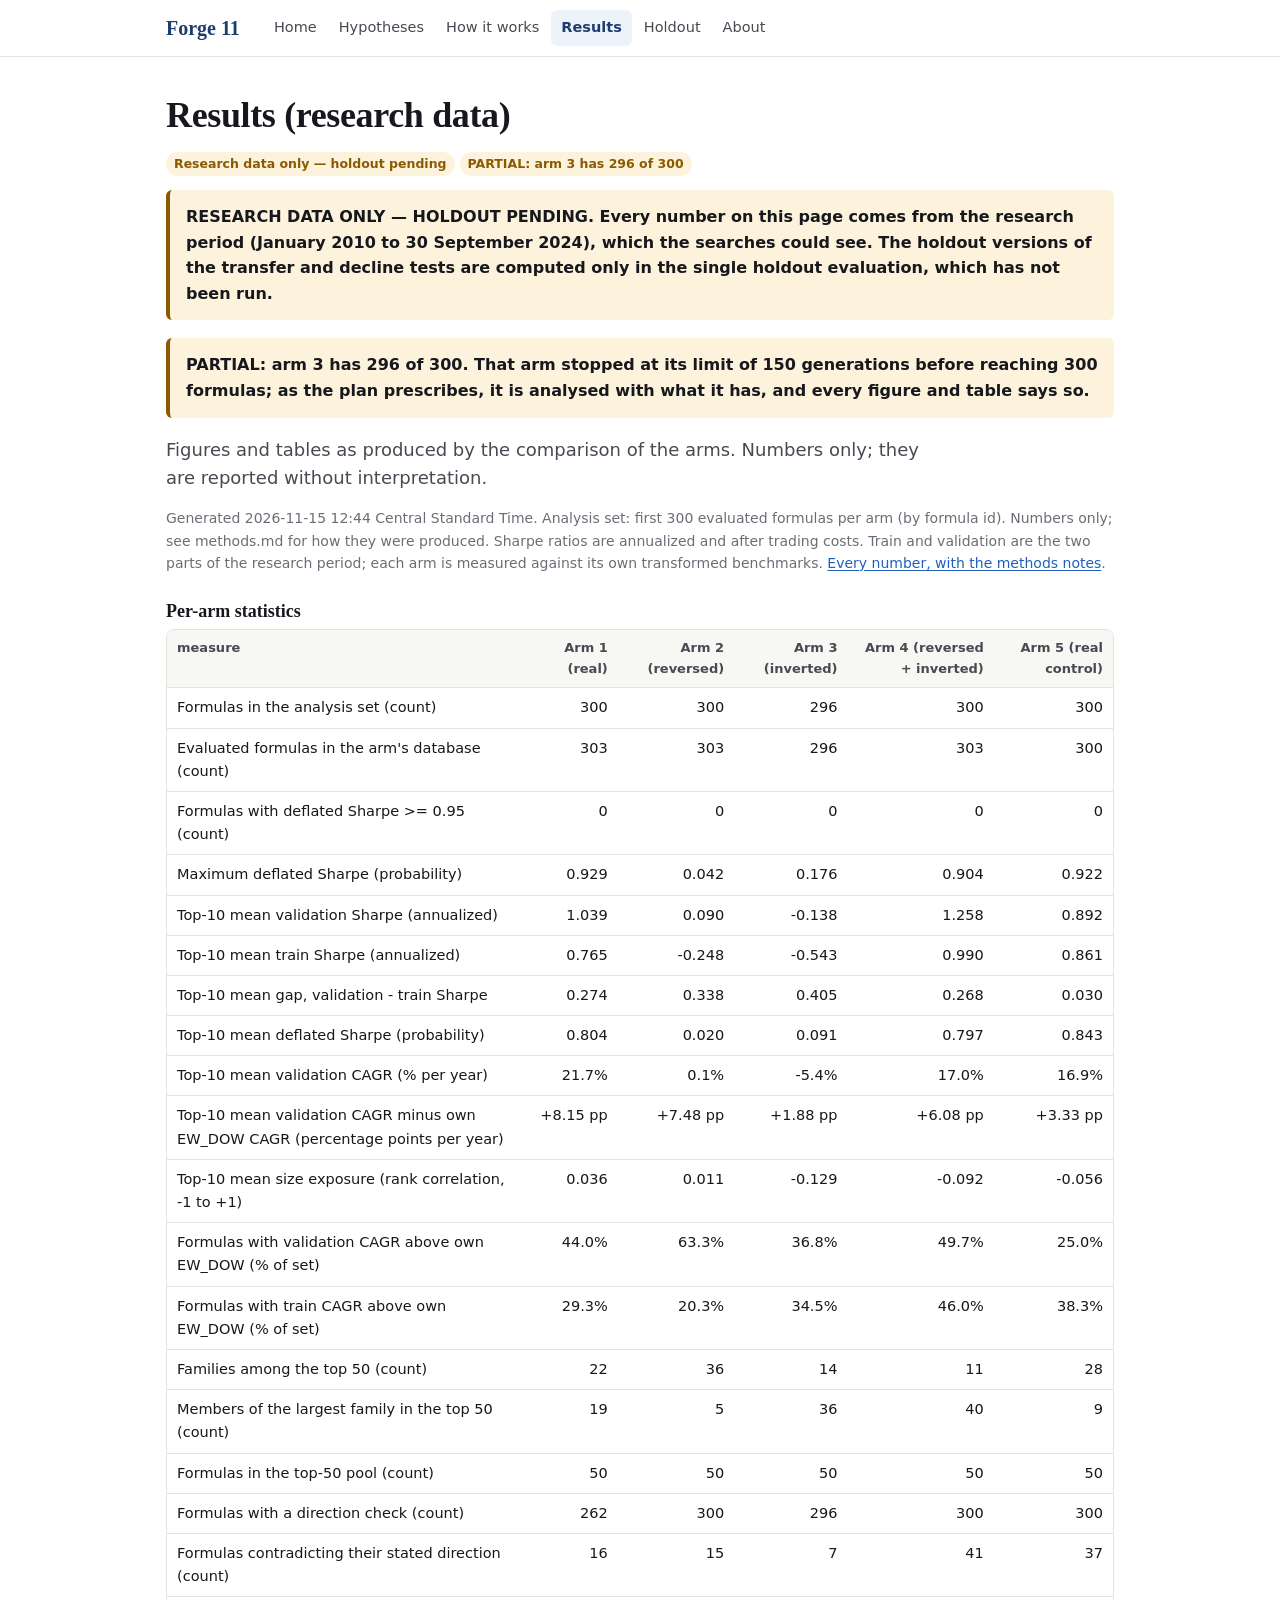
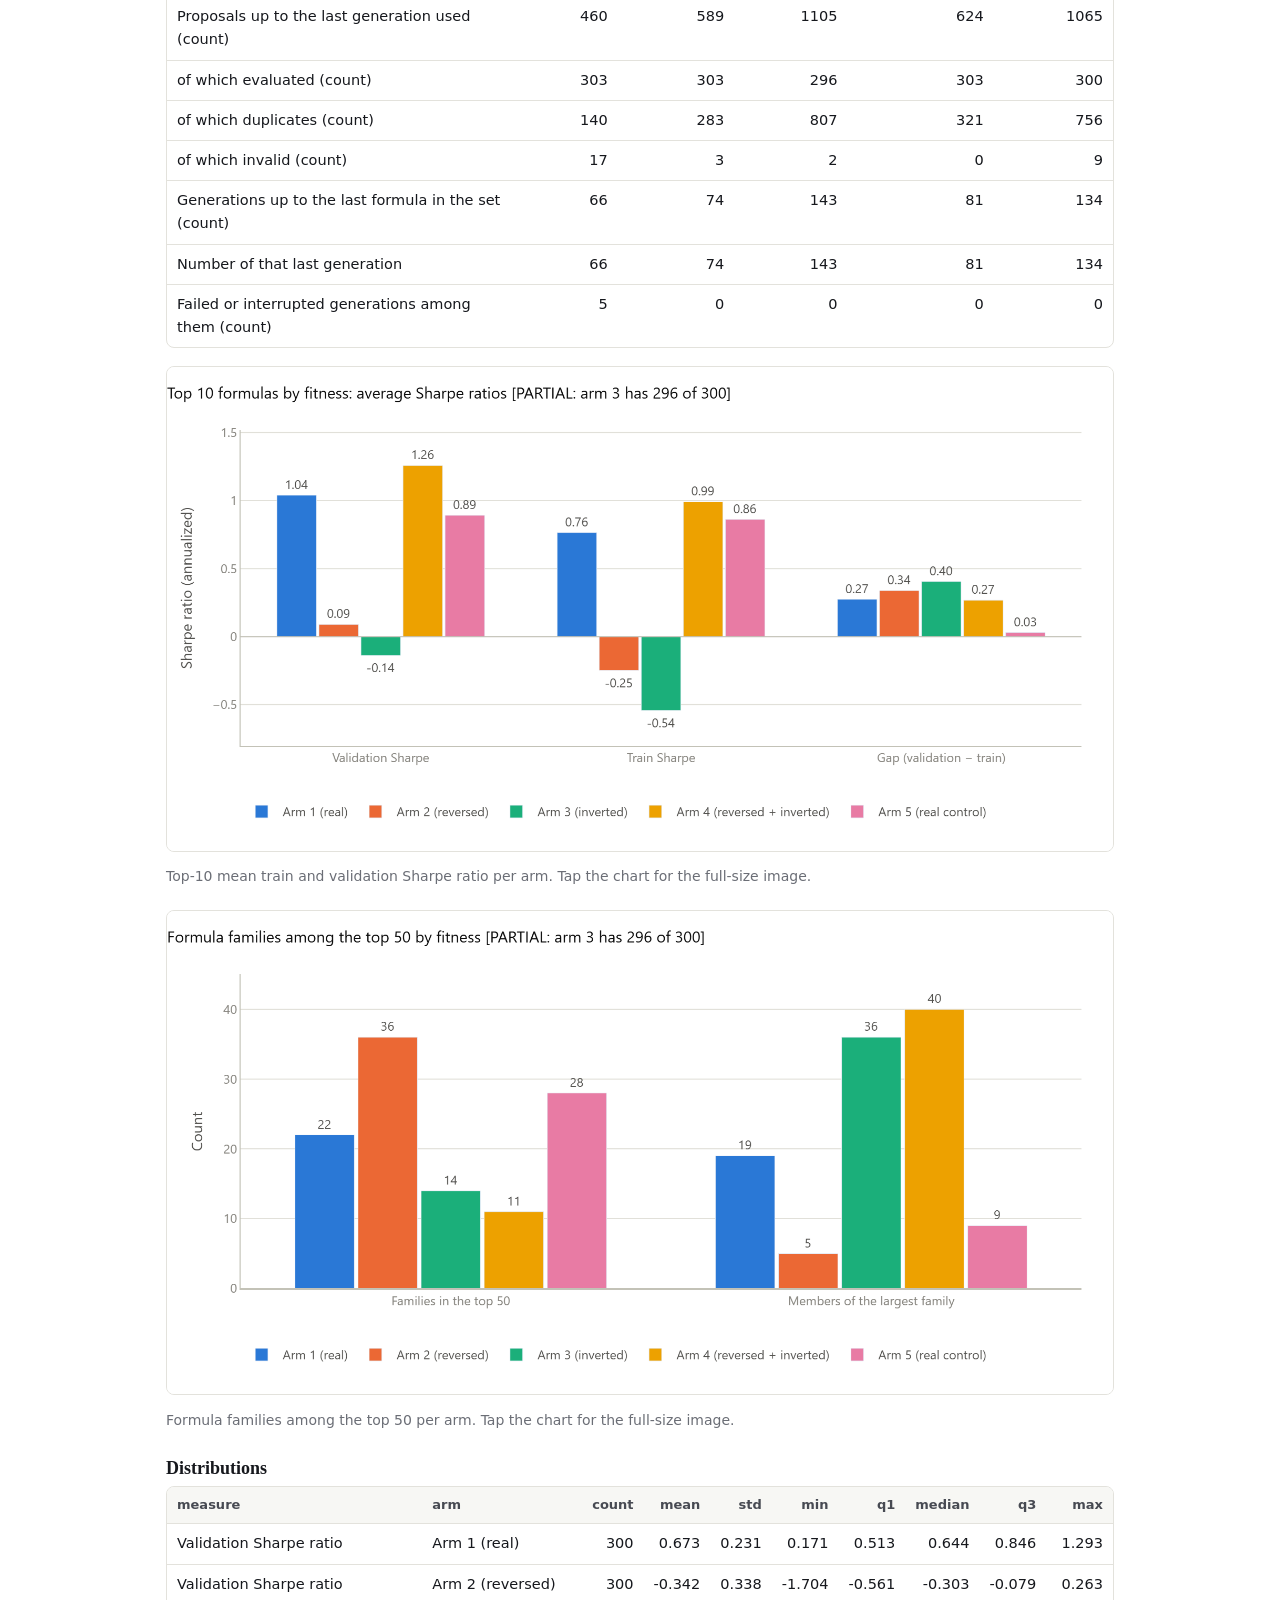
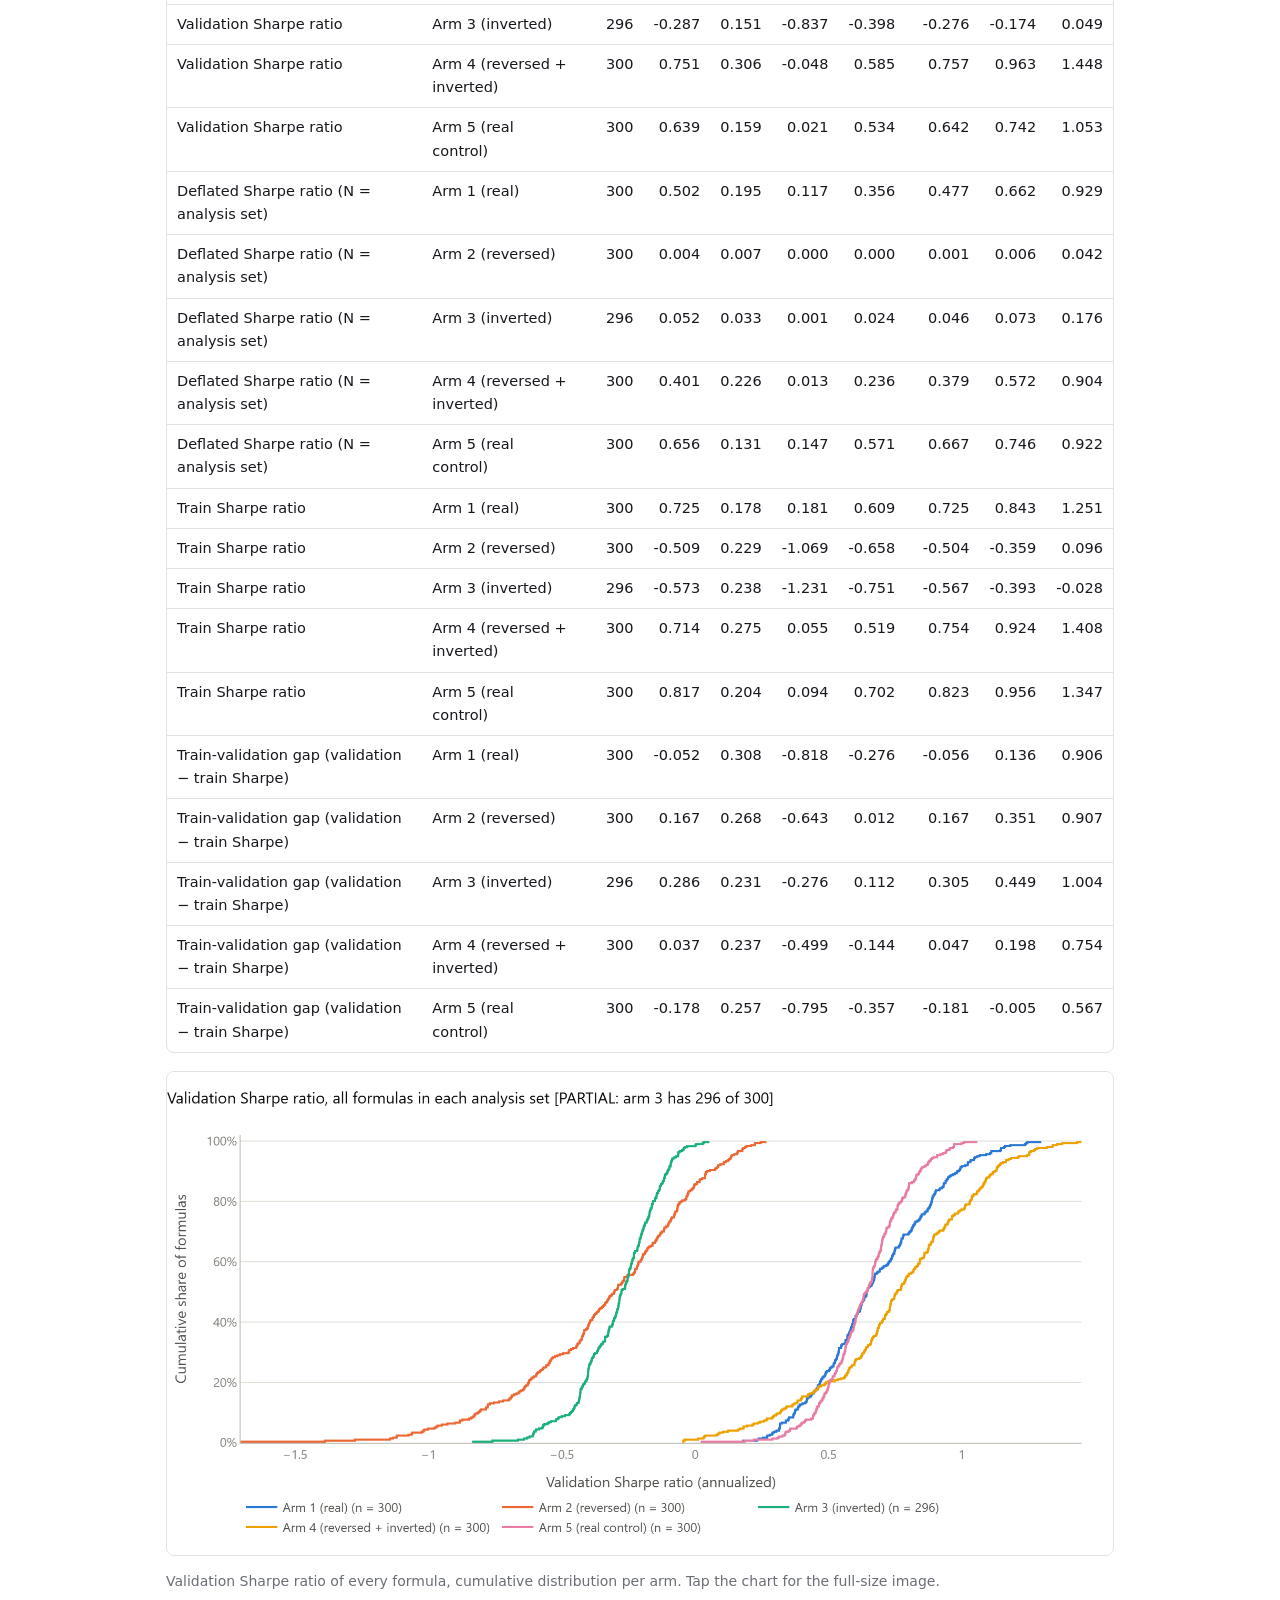
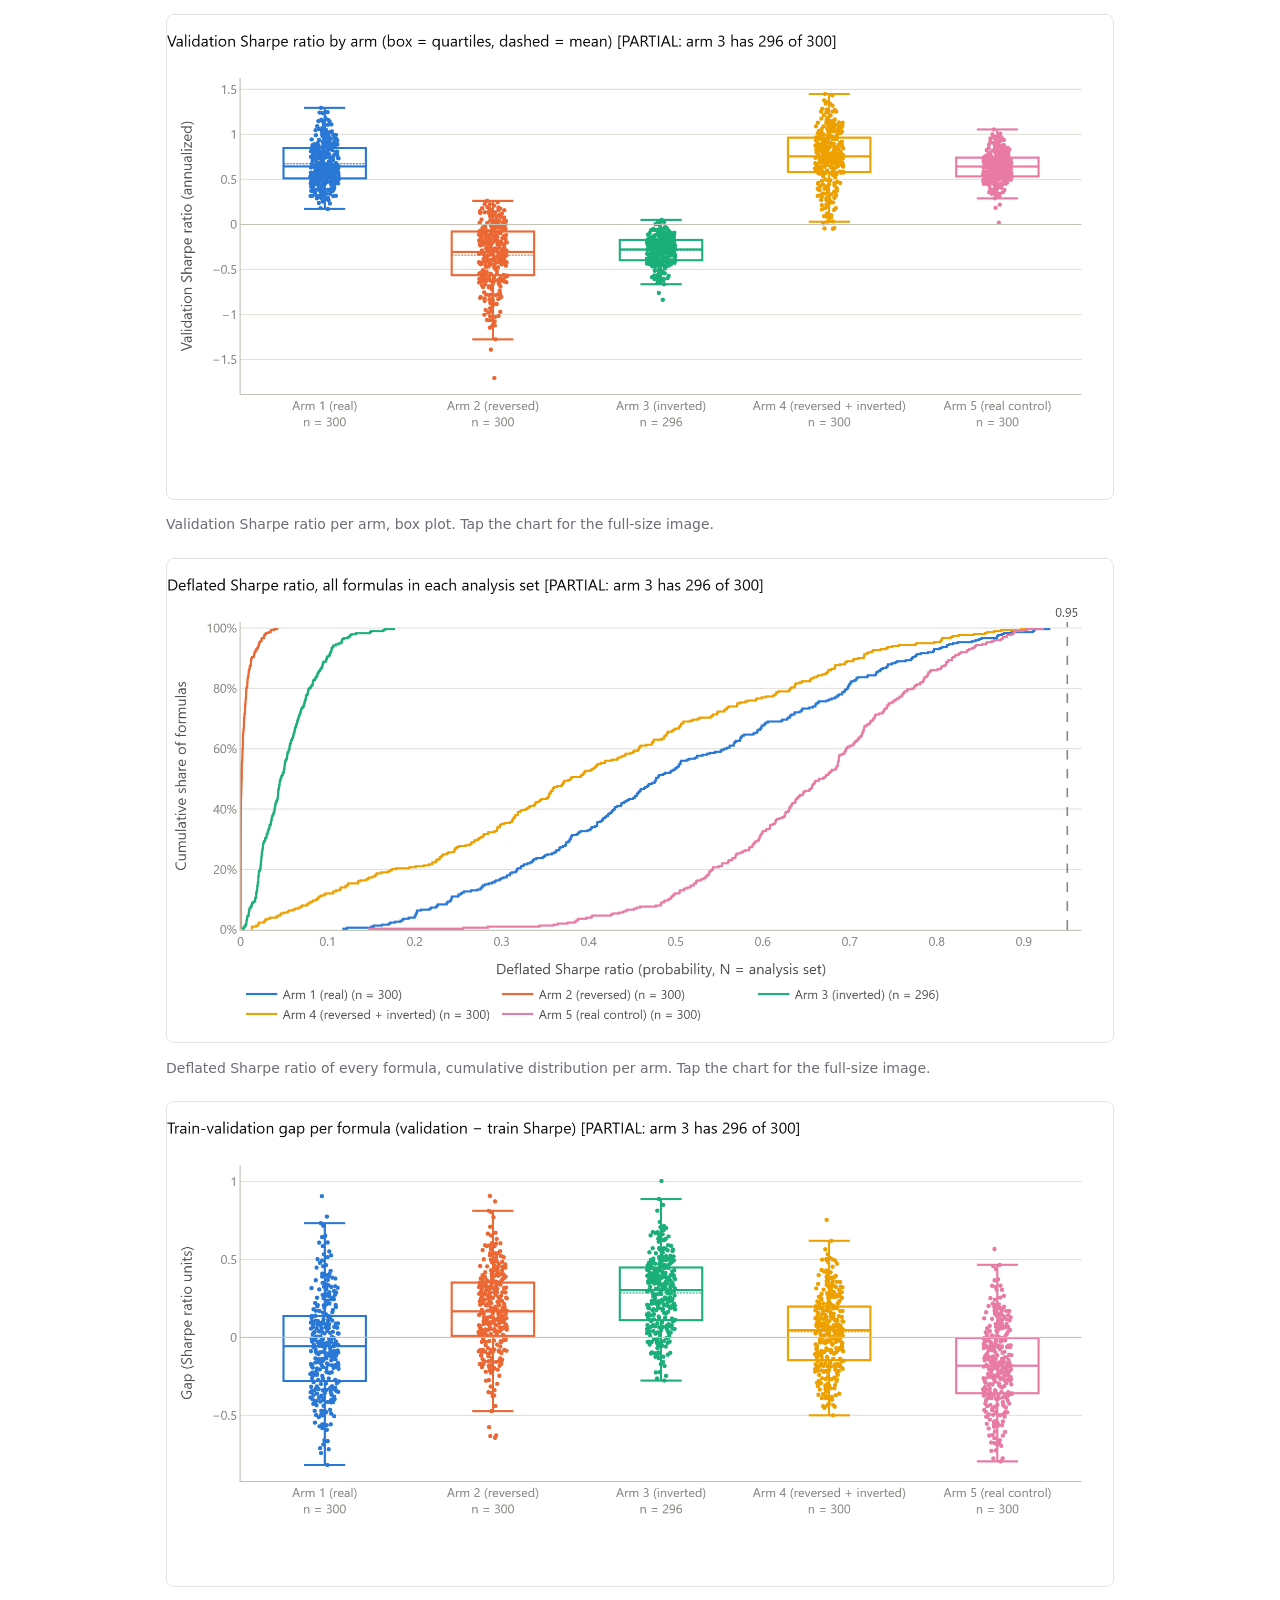
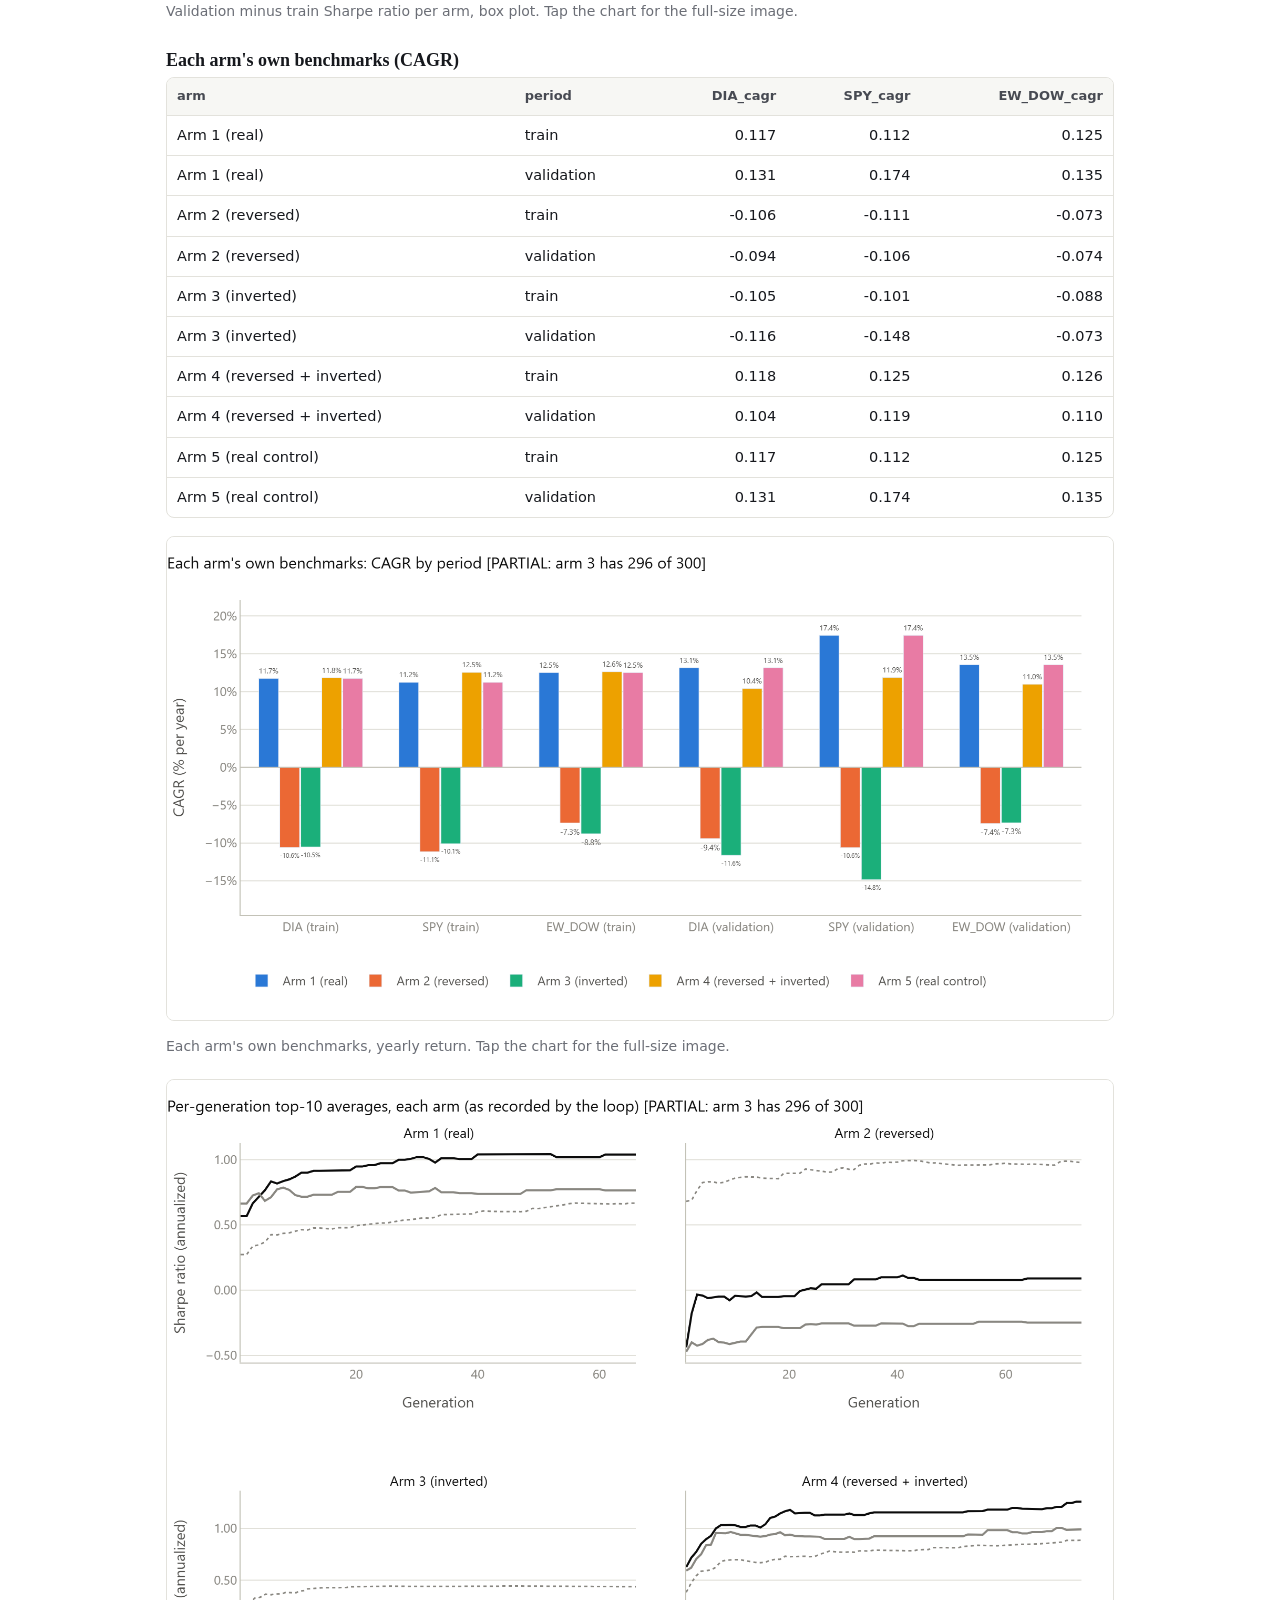
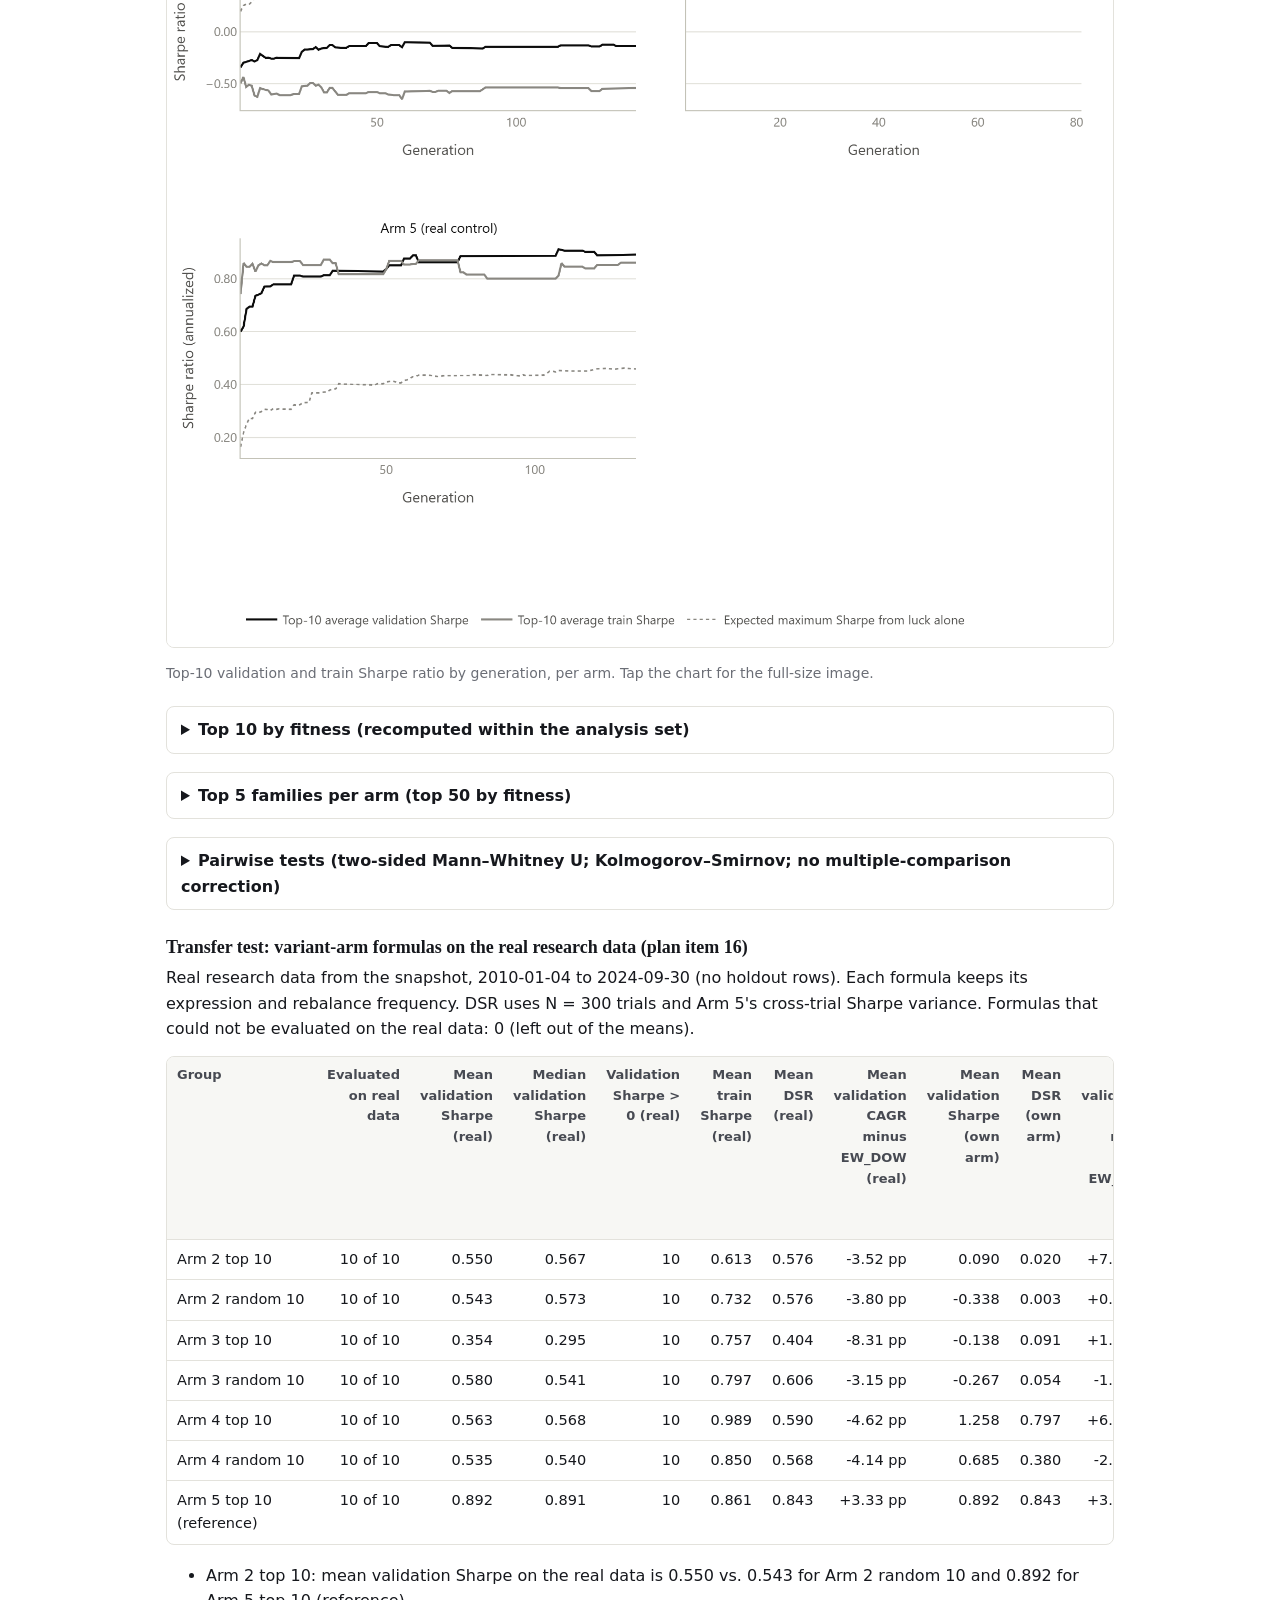
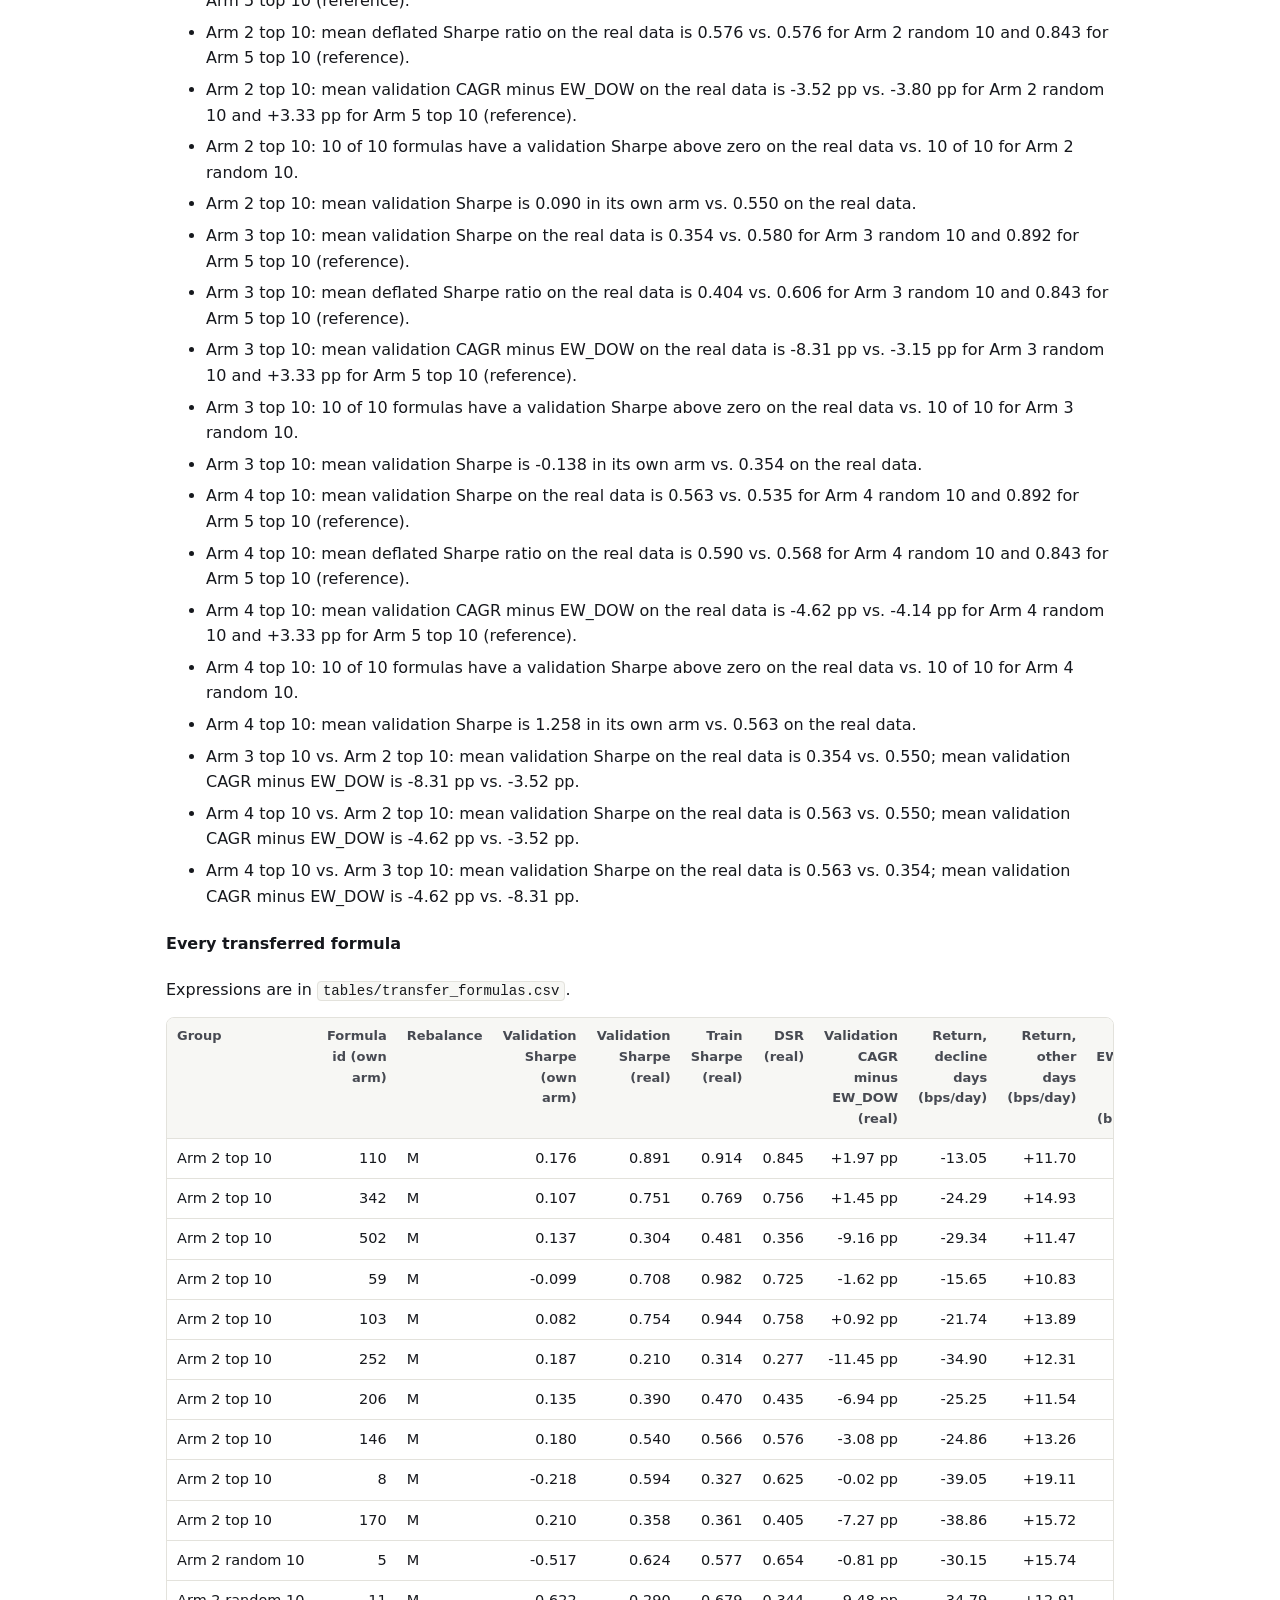
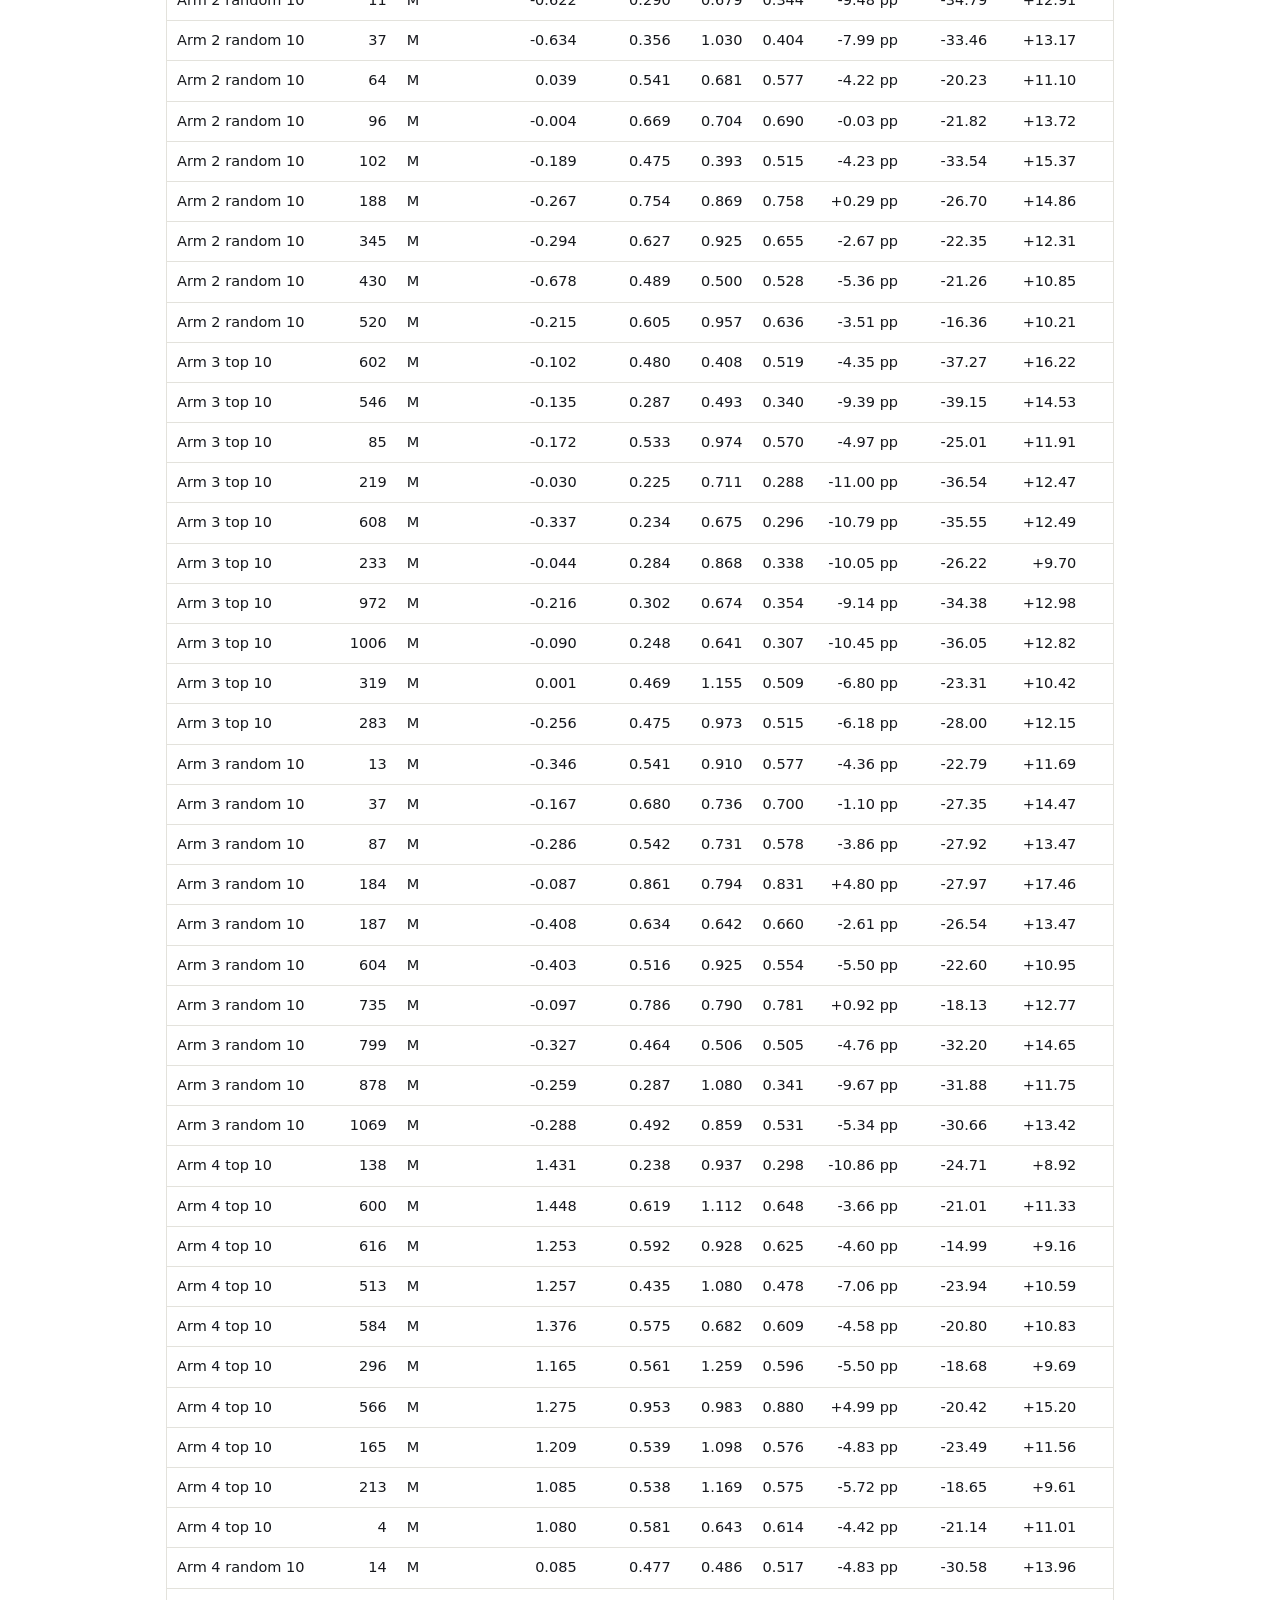
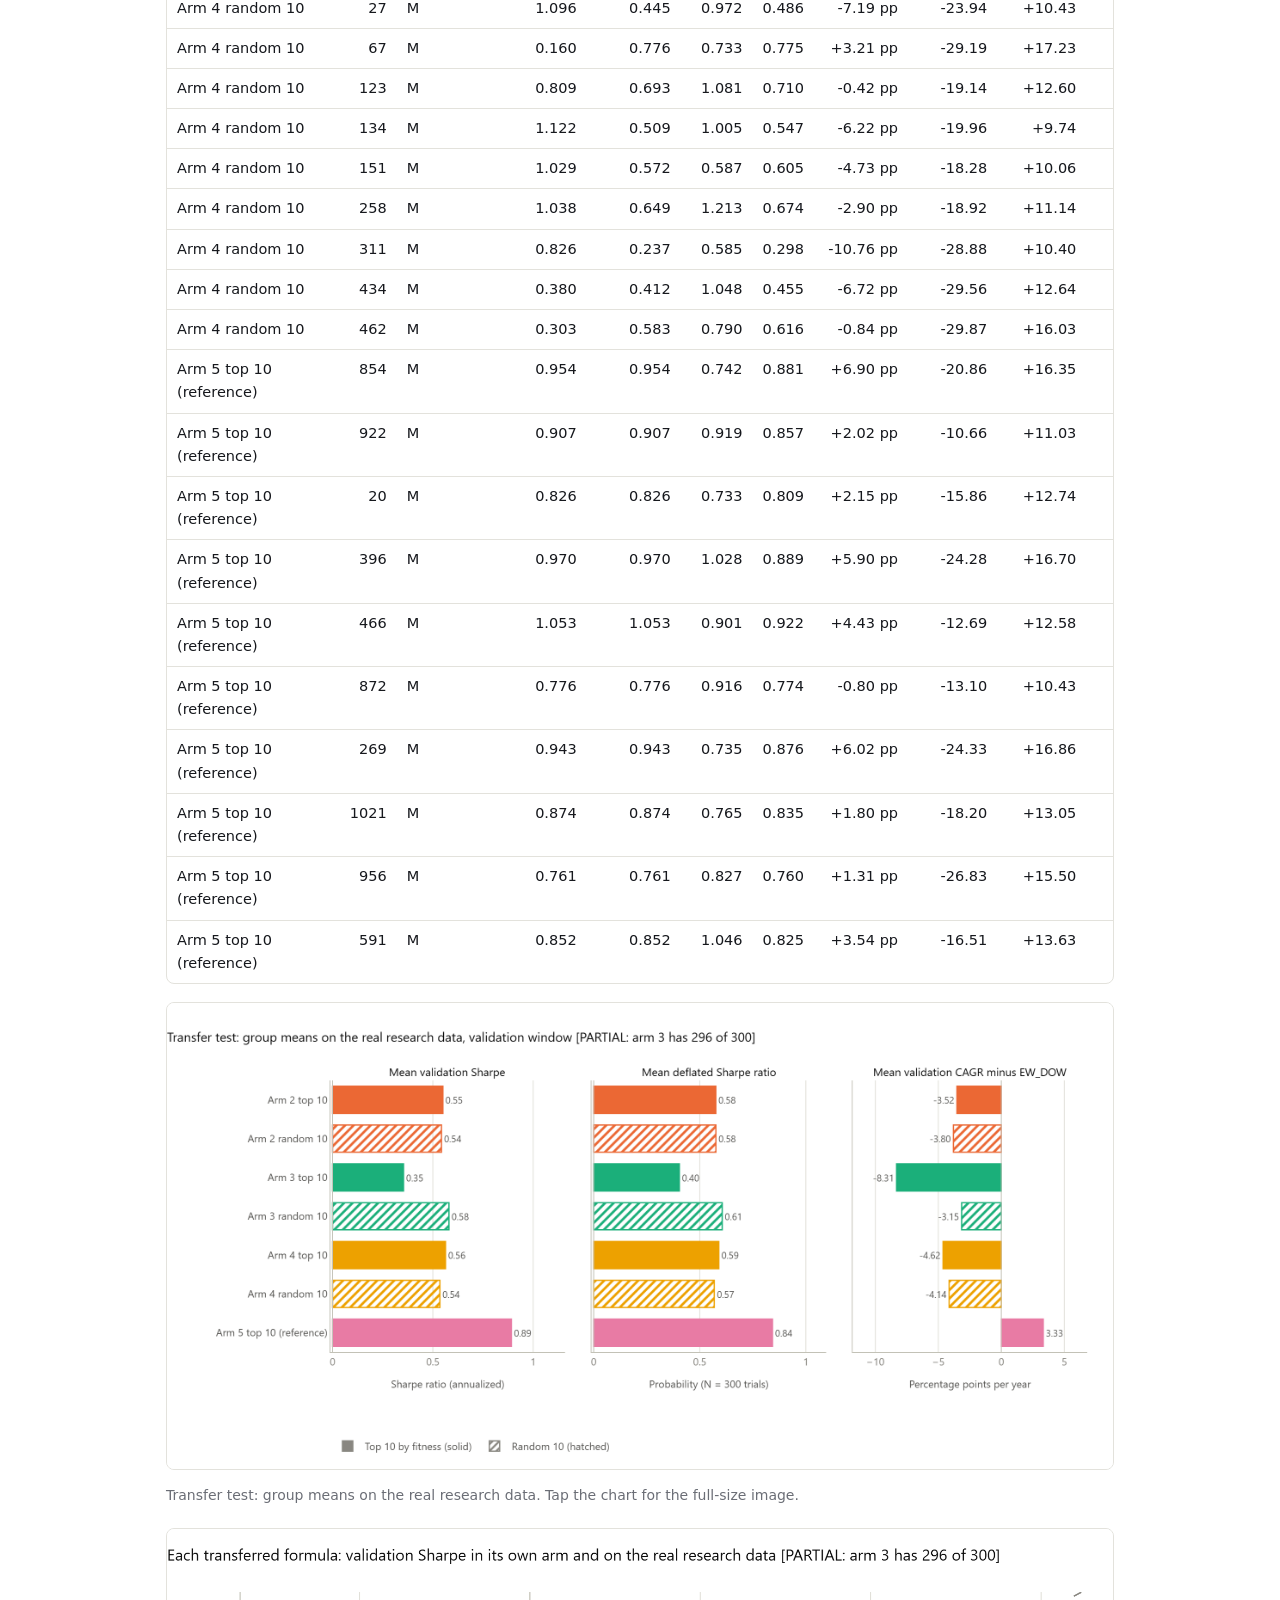
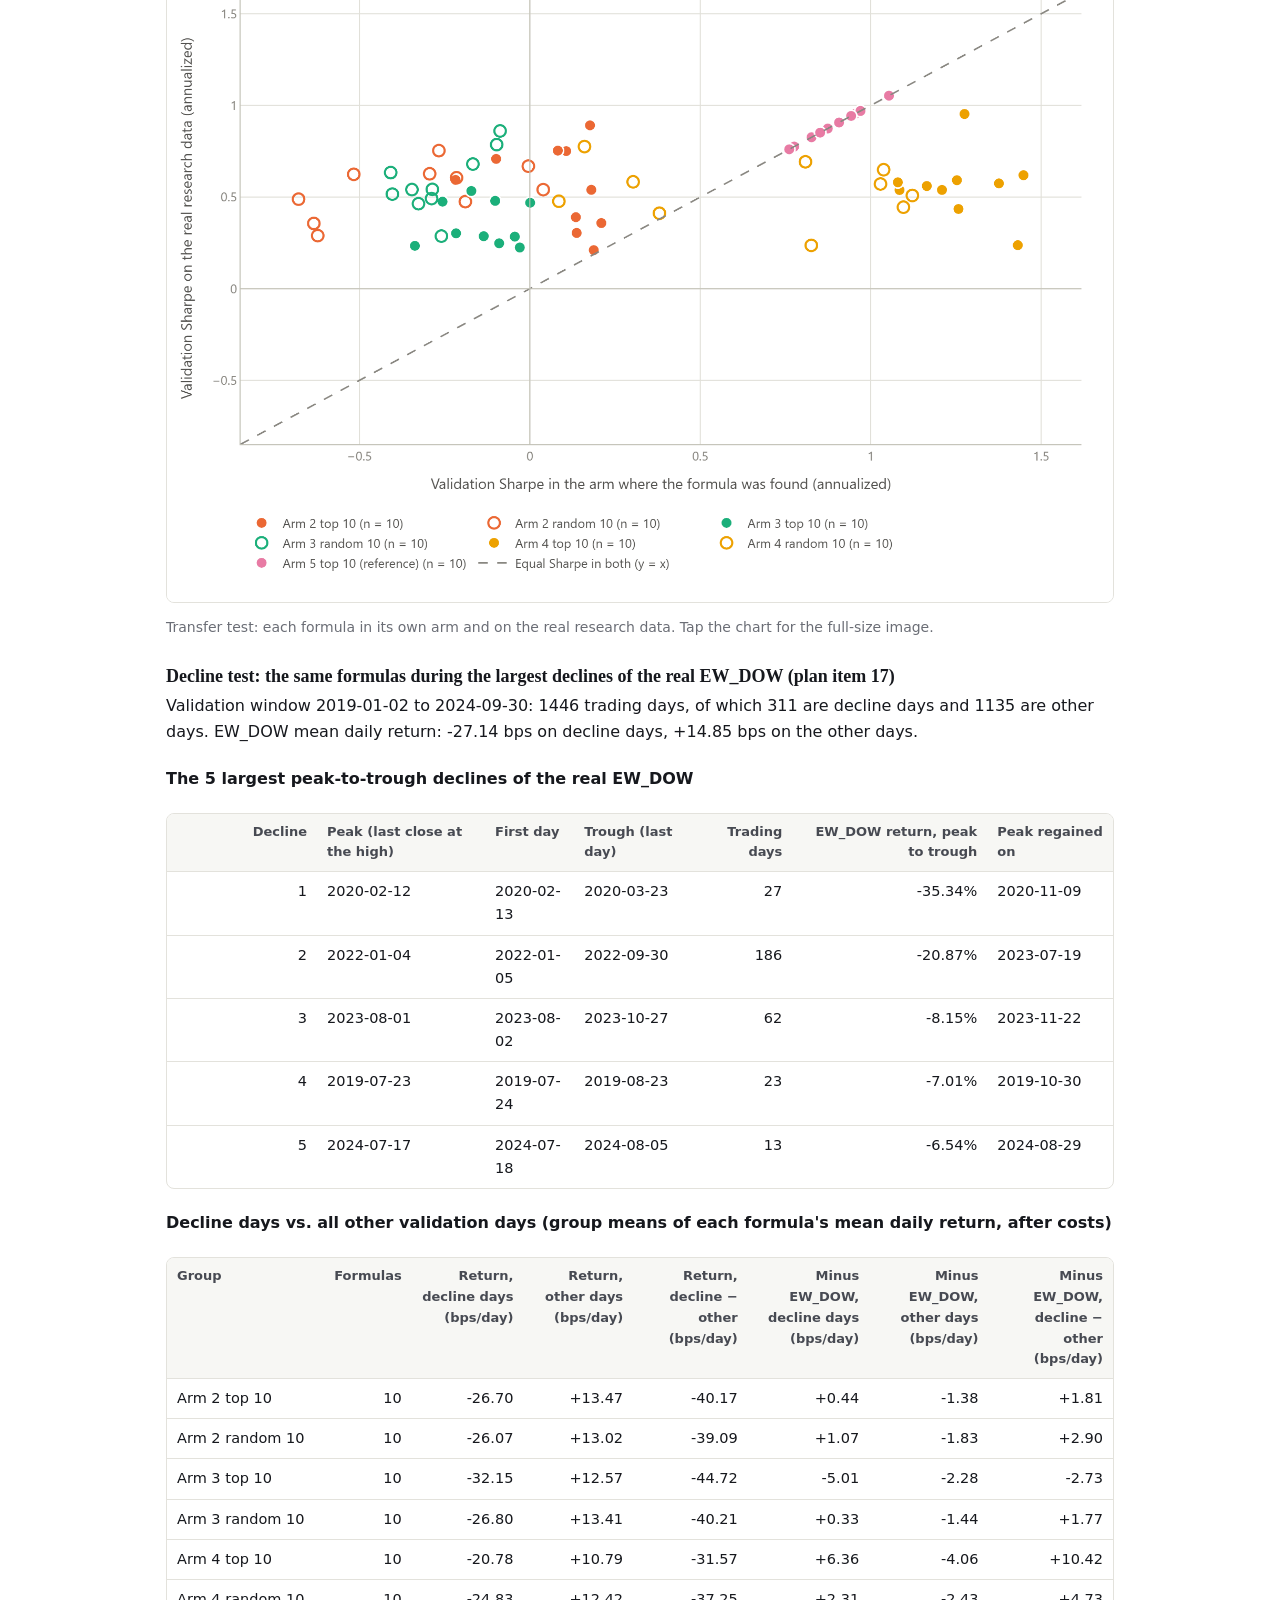
<file: results.html>
<!doctype html>
<html lang="en">
<head>
<meta charset="utf-8">
<meta name="viewport" content="width=device-width, initial-scale=1">
<title>Results · Forge 11</title>
<meta name="description" content="Results on the research data; holdout pending.">
<link rel="stylesheet" href="assets/style.css">
<link rel="icon" href="assets/favicon.svg" type="image/svg+xml">
</head>
<body>
<header class="site-header">
  <div class="wrap header-inner">
    <a class="brand" href="index.html">Forge 11</a>
    <nav class="site-nav" aria-label="Main"><a href="index.html">Home</a><a href="hypotheses.html">Hypotheses</a><a href="how-it-works.html">How it works</a><a href="results.html" aria-current="page">Results</a><a href="holdout.html">Holdout</a><a href="about.html">About</a></nav>
  </div>
</header>
<main class="wrap">
<h1>Results (research data)</h1>
<p><span class="badge badge-pending">Research data only — holdout pending</span> <span class="badge badge-pending">PARTIAL: arm 3 has 296 of 300</span></p>
<div class="callout pending">RESEARCH DATA ONLY — HOLDOUT PENDING. Every number on this page comes from the research period (January 2010 to 30 September 2024), which the searches could see. The holdout versions of the transfer and decline tests are computed only in the single holdout evaluation, which has not been run.</div>
<div class="callout pending">PARTIAL: arm 3 has 296 of 300. That arm stopped at its limit of 150 generations before reaching 300 formulas; as the plan prescribes, it is analysed with what it has, and every figure and table says so.</div>
<p class="lede">Figures and tables as produced by the comparison of the arms. Numbers only; they are reported without interpretation.</p>
<p class="small muted">Generated 2026-11-15 12:44 Central Standard Time. Analysis set: first 300 evaluated formulas per arm (by formula id). Numbers only; see methods.md for how they were produced. Sharpe ratios are annualized and after trading costs. Train and validation are the two parts of the research period; each arm is measured against its own transformed benchmarks. <a href="parallel-worlds-numbers.html">Every number, with the methods notes</a>.</p>
<h3>Per-arm statistics</h3><div class="table-wrap"><table class="metrics"><thead><tr><th>measure</th><th class="num">Arm 1 (real)</th><th class="num">Arm 2 (reversed)</th><th class="num">Arm 3 (inverted)</th><th class="num">Arm 4 (reversed + inverted)</th><th class="num">Arm 5 (real control)</th></tr></thead><tbody><tr><td>Formulas in the analysis set (count)</td><td class="num">300</td><td class="num">300</td><td class="num">296</td><td class="num">300</td><td class="num">300</td></tr><tr><td>Evaluated formulas in the arm&#x27;s database (count)</td><td class="num">303</td><td class="num">303</td><td class="num">296</td><td class="num">303</td><td class="num">300</td></tr><tr><td>Formulas with deflated Sharpe &gt;= 0.95 (count)</td><td class="num">0</td><td class="num">0</td><td class="num">0</td><td class="num">0</td><td class="num">0</td></tr><tr><td>Maximum deflated Sharpe (probability)</td><td class="num">0.929</td><td class="num">0.042</td><td class="num">0.176</td><td class="num">0.904</td><td class="num">0.922</td></tr><tr><td>Top-10 mean validation Sharpe (annualized)</td><td class="num">1.039</td><td class="num">0.090</td><td class="num">-0.138</td><td class="num">1.258</td><td class="num">0.892</td></tr><tr><td>Top-10 mean train Sharpe (annualized)</td><td class="num">0.765</td><td class="num">-0.248</td><td class="num">-0.543</td><td class="num">0.990</td><td class="num">0.861</td></tr><tr><td>Top-10 mean gap, validation - train Sharpe</td><td class="num">0.274</td><td class="num">0.338</td><td class="num">0.405</td><td class="num">0.268</td><td class="num">0.030</td></tr><tr><td>Top-10 mean deflated Sharpe (probability)</td><td class="num">0.804</td><td class="num">0.020</td><td class="num">0.091</td><td class="num">0.797</td><td class="num">0.843</td></tr><tr><td>Top-10 mean validation CAGR (% per year)</td><td class="num">21.7%</td><td class="num">0.1%</td><td class="num">-5.4%</td><td class="num">17.0%</td><td class="num">16.9%</td></tr><tr><td>Top-10 mean validation CAGR minus own EW_DOW CAGR (percentage points per year)</td><td class="num">+8.15 pp</td><td class="num">+7.48 pp</td><td class="num">+1.88 pp</td><td class="num">+6.08 pp</td><td class="num">+3.33 pp</td></tr><tr><td>Top-10 mean size exposure (rank correlation, -1 to +1)</td><td class="num">0.036</td><td class="num">0.011</td><td class="num">-0.129</td><td class="num">-0.092</td><td class="num">-0.056</td></tr><tr><td>Formulas with validation CAGR above own EW_DOW (% of set)</td><td class="num">44.0%</td><td class="num">63.3%</td><td class="num">36.8%</td><td class="num">49.7%</td><td class="num">25.0%</td></tr><tr><td>Formulas with train CAGR above own EW_DOW (% of set)</td><td class="num">29.3%</td><td class="num">20.3%</td><td class="num">34.5%</td><td class="num">46.0%</td><td class="num">38.3%</td></tr><tr><td>Families among the top 50 (count)</td><td class="num">22</td><td class="num">36</td><td class="num">14</td><td class="num">11</td><td class="num">28</td></tr><tr><td>Members of the largest family in the top 50 (count)</td><td class="num">19</td><td class="num">5</td><td class="num">36</td><td class="num">40</td><td class="num">9</td></tr><tr><td>Formulas in the top-50 pool (count)</td><td class="num">50</td><td class="num">50</td><td class="num">50</td><td class="num">50</td><td class="num">50</td></tr><tr><td>Formulas with a direction check (count)</td><td class="num">262</td><td class="num">300</td><td class="num">296</td><td class="num">300</td><td class="num">300</td></tr><tr><td>Formulas contradicting their stated direction (count)</td><td class="num">16</td><td class="num">15</td><td class="num">7</td><td class="num">41</td><td class="num">37</td></tr><tr><td>Proposals up to the last generation used (count)</td><td class="num">460</td><td class="num">589</td><td class="num">1105</td><td class="num">624</td><td class="num">1065</td></tr><tr><td>of which evaluated (count)</td><td class="num">303</td><td class="num">303</td><td class="num">296</td><td class="num">303</td><td class="num">300</td></tr><tr><td>of which duplicates (count)</td><td class="num">140</td><td class="num">283</td><td class="num">807</td><td class="num">321</td><td class="num">756</td></tr><tr><td>of which invalid (count)</td><td class="num">17</td><td class="num">3</td><td class="num">2</td><td class="num">0</td><td class="num">9</td></tr><tr><td>Generations up to the last formula in the set (count)</td><td class="num">66</td><td class="num">74</td><td class="num">143</td><td class="num">81</td><td class="num">134</td></tr><tr><td>Number of that last generation</td><td class="num">66</td><td class="num">74</td><td class="num">143</td><td class="num">81</td><td class="num">134</td></tr><tr><td>Failed or interrupted generations among them (count)</td><td class="num">5</td><td class="num">0</td><td class="num">0</td><td class="num">0</td><td class="num">0</td></tr></tbody></table></div>
<figure><a href="parallel_worlds/figures/06_top10_sharpe.png"><img src="parallel_worlds/figures/06_top10_sharpe.png" alt="Top-10 mean train and validation Sharpe ratio per arm" loading="lazy"></a><figcaption>Top-10 mean train and validation Sharpe ratio per arm. Tap the chart for the full-size image.</figcaption></figure>
<figure><a href="parallel_worlds/figures/07_families.png"><img src="parallel_worlds/figures/07_families.png" alt="Formula families among the top 50 per arm" loading="lazy"></a><figcaption>Formula families among the top 50 per arm. Tap the chart for the full-size image.</figcaption></figure>
<h3>Distributions</h3><div class="table-wrap"><table class="metrics"><thead><tr><th>measure</th><th>arm</th><th class="num">count</th><th class="num">mean</th><th class="num">std</th><th class="num">min</th><th class="num">q1</th><th class="num">median</th><th class="num">q3</th><th class="num">max</th></tr></thead><tbody><tr><td>Validation Sharpe ratio</td><td>Arm 1 (real)</td><td class="num">300</td><td class="num">0.673</td><td class="num">0.231</td><td class="num">0.171</td><td class="num">0.513</td><td class="num">0.644</td><td class="num">0.846</td><td class="num">1.293</td></tr><tr><td>Validation Sharpe ratio</td><td>Arm 2 (reversed)</td><td class="num">300</td><td class="num">-0.342</td><td class="num">0.338</td><td class="num">-1.704</td><td class="num">-0.561</td><td class="num">-0.303</td><td class="num">-0.079</td><td class="num">0.263</td></tr><tr><td>Validation Sharpe ratio</td><td>Arm 3 (inverted)</td><td class="num">296</td><td class="num">-0.287</td><td class="num">0.151</td><td class="num">-0.837</td><td class="num">-0.398</td><td class="num">-0.276</td><td class="num">-0.174</td><td class="num">0.049</td></tr><tr><td>Validation Sharpe ratio</td><td>Arm 4 (reversed + inverted)</td><td class="num">300</td><td class="num">0.751</td><td class="num">0.306</td><td class="num">-0.048</td><td class="num">0.585</td><td class="num">0.757</td><td class="num">0.963</td><td class="num">1.448</td></tr><tr><td>Validation Sharpe ratio</td><td>Arm 5 (real control)</td><td class="num">300</td><td class="num">0.639</td><td class="num">0.159</td><td class="num">0.021</td><td class="num">0.534</td><td class="num">0.642</td><td class="num">0.742</td><td class="num">1.053</td></tr><tr><td>Deflated Sharpe ratio (N = analysis set)</td><td>Arm 1 (real)</td><td class="num">300</td><td class="num">0.502</td><td class="num">0.195</td><td class="num">0.117</td><td class="num">0.356</td><td class="num">0.477</td><td class="num">0.662</td><td class="num">0.929</td></tr><tr><td>Deflated Sharpe ratio (N = analysis set)</td><td>Arm 2 (reversed)</td><td class="num">300</td><td class="num">0.004</td><td class="num">0.007</td><td class="num">0.000</td><td class="num">0.000</td><td class="num">0.001</td><td class="num">0.006</td><td class="num">0.042</td></tr><tr><td>Deflated Sharpe ratio (N = analysis set)</td><td>Arm 3 (inverted)</td><td class="num">296</td><td class="num">0.052</td><td class="num">0.033</td><td class="num">0.001</td><td class="num">0.024</td><td class="num">0.046</td><td class="num">0.073</td><td class="num">0.176</td></tr><tr><td>Deflated Sharpe ratio (N = analysis set)</td><td>Arm 4 (reversed + inverted)</td><td class="num">300</td><td class="num">0.401</td><td class="num">0.226</td><td class="num">0.013</td><td class="num">0.236</td><td class="num">0.379</td><td class="num">0.572</td><td class="num">0.904</td></tr><tr><td>Deflated Sharpe ratio (N = analysis set)</td><td>Arm 5 (real control)</td><td class="num">300</td><td class="num">0.656</td><td class="num">0.131</td><td class="num">0.147</td><td class="num">0.571</td><td class="num">0.667</td><td class="num">0.746</td><td class="num">0.922</td></tr><tr><td>Train Sharpe ratio</td><td>Arm 1 (real)</td><td class="num">300</td><td class="num">0.725</td><td class="num">0.178</td><td class="num">0.181</td><td class="num">0.609</td><td class="num">0.725</td><td class="num">0.843</td><td class="num">1.251</td></tr><tr><td>Train Sharpe ratio</td><td>Arm 2 (reversed)</td><td class="num">300</td><td class="num">-0.509</td><td class="num">0.229</td><td class="num">-1.069</td><td class="num">-0.658</td><td class="num">-0.504</td><td class="num">-0.359</td><td class="num">0.096</td></tr><tr><td>Train Sharpe ratio</td><td>Arm 3 (inverted)</td><td class="num">296</td><td class="num">-0.573</td><td class="num">0.238</td><td class="num">-1.231</td><td class="num">-0.751</td><td class="num">-0.567</td><td class="num">-0.393</td><td class="num">-0.028</td></tr><tr><td>Train Sharpe ratio</td><td>Arm 4 (reversed + inverted)</td><td class="num">300</td><td class="num">0.714</td><td class="num">0.275</td><td class="num">0.055</td><td class="num">0.519</td><td class="num">0.754</td><td class="num">0.924</td><td class="num">1.408</td></tr><tr><td>Train Sharpe ratio</td><td>Arm 5 (real control)</td><td class="num">300</td><td class="num">0.817</td><td class="num">0.204</td><td class="num">0.094</td><td class="num">0.702</td><td class="num">0.823</td><td class="num">0.956</td><td class="num">1.347</td></tr><tr><td>Train-validation gap (validation − train Sharpe)</td><td>Arm 1 (real)</td><td class="num">300</td><td class="num">-0.052</td><td class="num">0.308</td><td class="num">-0.818</td><td class="num">-0.276</td><td class="num">-0.056</td><td class="num">0.136</td><td class="num">0.906</td></tr><tr><td>Train-validation gap (validation − train Sharpe)</td><td>Arm 2 (reversed)</td><td class="num">300</td><td class="num">0.167</td><td class="num">0.268</td><td class="num">-0.643</td><td class="num">0.012</td><td class="num">0.167</td><td class="num">0.351</td><td class="num">0.907</td></tr><tr><td>Train-validation gap (validation − train Sharpe)</td><td>Arm 3 (inverted)</td><td class="num">296</td><td class="num">0.286</td><td class="num">0.231</td><td class="num">-0.276</td><td class="num">0.112</td><td class="num">0.305</td><td class="num">0.449</td><td class="num">1.004</td></tr><tr><td>Train-validation gap (validation − train Sharpe)</td><td>Arm 4 (reversed + inverted)</td><td class="num">300</td><td class="num">0.037</td><td class="num">0.237</td><td class="num">-0.499</td><td class="num">-0.144</td><td class="num">0.047</td><td class="num">0.198</td><td class="num">0.754</td></tr><tr><td>Train-validation gap (validation − train Sharpe)</td><td>Arm 5 (real control)</td><td class="num">300</td><td class="num">-0.178</td><td class="num">0.257</td><td class="num">-0.795</td><td class="num">-0.357</td><td class="num">-0.181</td><td class="num">-0.005</td><td class="num">0.567</td></tr></tbody></table></div>
<figure><a href="parallel_worlds/figures/01_val_sharpe_ecdf.png"><img src="parallel_worlds/figures/01_val_sharpe_ecdf.png" alt="Validation Sharpe ratio of every formula, cumulative distribution per arm" loading="lazy"></a><figcaption>Validation Sharpe ratio of every formula, cumulative distribution per arm. Tap the chart for the full-size image.</figcaption></figure>
<figure><a href="parallel_worlds/figures/02_val_sharpe_box.png"><img src="parallel_worlds/figures/02_val_sharpe_box.png" alt="Validation Sharpe ratio per arm, box plot" loading="lazy"></a><figcaption>Validation Sharpe ratio per arm, box plot. Tap the chart for the full-size image.</figcaption></figure>
<figure><a href="parallel_worlds/figures/03_dsr_ecdf.png"><img src="parallel_worlds/figures/03_dsr_ecdf.png" alt="Deflated Sharpe ratio of every formula, cumulative distribution per arm" loading="lazy"></a><figcaption>Deflated Sharpe ratio of every formula, cumulative distribution per arm. Tap the chart for the full-size image.</figcaption></figure>
<figure><a href="parallel_worlds/figures/05_gap_box.png"><img src="parallel_worlds/figures/05_gap_box.png" alt="Validation minus train Sharpe ratio per arm, box plot" loading="lazy"></a><figcaption>Validation minus train Sharpe ratio per arm, box plot. Tap the chart for the full-size image.</figcaption></figure>
<h3>Each arm&#x27;s own benchmarks (CAGR)</h3><div class="table-wrap"><table class="metrics"><thead><tr><th>arm</th><th>period</th><th class="num">DIA_cagr</th><th class="num">SPY_cagr</th><th class="num">EW_DOW_cagr</th></tr></thead><tbody><tr><td>Arm 1 (real)</td><td>train</td><td class="num">0.117</td><td class="num">0.112</td><td class="num">0.125</td></tr><tr><td>Arm 1 (real)</td><td>validation</td><td class="num">0.131</td><td class="num">0.174</td><td class="num">0.135</td></tr><tr><td>Arm 2 (reversed)</td><td>train</td><td class="num">-0.106</td><td class="num">-0.111</td><td class="num">-0.073</td></tr><tr><td>Arm 2 (reversed)</td><td>validation</td><td class="num">-0.094</td><td class="num">-0.106</td><td class="num">-0.074</td></tr><tr><td>Arm 3 (inverted)</td><td>train</td><td class="num">-0.105</td><td class="num">-0.101</td><td class="num">-0.088</td></tr><tr><td>Arm 3 (inverted)</td><td>validation</td><td class="num">-0.116</td><td class="num">-0.148</td><td class="num">-0.073</td></tr><tr><td>Arm 4 (reversed + inverted)</td><td>train</td><td class="num">0.118</td><td class="num">0.125</td><td class="num">0.126</td></tr><tr><td>Arm 4 (reversed + inverted)</td><td>validation</td><td class="num">0.104</td><td class="num">0.119</td><td class="num">0.110</td></tr><tr><td>Arm 5 (real control)</td><td>train</td><td class="num">0.117</td><td class="num">0.112</td><td class="num">0.125</td></tr><tr><td>Arm 5 (real control)</td><td>validation</td><td class="num">0.131</td><td class="num">0.174</td><td class="num">0.135</td></tr></tbody></table></div>
<figure><a href="parallel_worlds/figures/08_own_benchmarks.png"><img src="parallel_worlds/figures/08_own_benchmarks.png" alt="Each arm&#x27;s own benchmarks, yearly return" loading="lazy"></a><figcaption>Each arm&#x27;s own benchmarks, yearly return. Tap the chart for the full-size image.</figcaption></figure>
<figure><a href="parallel_worlds/figures/09_generation_tracker.png"><img src="parallel_worlds/figures/09_generation_tracker.png" alt="Top-10 validation and train Sharpe ratio by generation, per arm" loading="lazy"></a><figcaption>Top-10 validation and train Sharpe ratio by generation, per arm. Tap the chart for the full-size image.</figcaption></figure>
<details><summary>Top 10 by fitness (recomputed within the analysis set)</summary>
<div class="table-wrap"><table class="metrics"><thead><tr><th>arm</th><th class="num">rank</th><th class="num">formula_id</th><th>expression</th><th>rebalance</th><th class="num">fitness</th><th class="num">val_sharpe</th><th class="num">train_sharpe</th><th class="num">gap</th><th class="num">dsr</th><th class="num">val_cagr</th><th class="num">val_cagr_minus_own_ew_dow</th><th class="num">size_exposure</th></tr></thead><tbody><tr><td>Arm 1 (real)</td><td class="num">1</td><td class="num">273</td><td class="expr-cell">dollar_volume_63 * trend_r2_126 + (dist_52w_high + intraday_ret_21) * vol_ratio_20_120 + (dist_52w_high + overnight_ret_21) * pv_corr_20</td><td>M</td><td class="num">0.496</td><td class="num">1.144</td><td class="num">0.688</td><td class="num">0.457</td><td class="num">0.869</td><td class="num">0.252</td><td class="num">0.117</td><td class="num">0.047</td></tr><tr><td>Arm 1 (real)</td><td class="num">2</td><td class="num">133</td><td class="expr-cell">dollar_volume_63 * trend_r2_126 + overnight_ret_21 * vol_ratio_20_120 + pv_corr_20 * (1 - beta_252)</td><td>M</td><td class="num">0.481</td><td class="num">1.048</td><td class="num">0.740</td><td class="num">0.308</td><td class="num">0.814</td><td class="num">0.207</td><td class="num">0.072</td><td class="num">0.032</td></tr><tr><td>Arm 1 (real)</td><td class="num">3</td><td class="num">51</td><td class="expr-cell">dollar_volume_63 * (trend_r2_126 + ema_gap_12_26)</td><td>M</td><td class="num">0.455</td><td class="num">0.990</td><td class="num">0.655</td><td class="num">0.334</td><td class="num">0.772</td><td class="num">0.219</td><td class="num">0.084</td><td class="num">0.091</td></tr><tr><td>Arm 1 (real)</td><td class="num">4</td><td class="num">246</td><td class="expr-cell">max_dd_126 * (1 - dollar_volume_63)</td><td>W</td><td class="num">0.454</td><td class="num">0.981</td><td class="num">0.818</td><td class="num">0.162</td><td class="num">0.772</td><td class="num">0.167</td><td class="num">0.032</td><td class="num">-0.129</td></tr><tr><td>Arm 1 (real)</td><td class="num">5</td><td class="num">197</td><td class="expr-cell">dollar_volume_63 * trend_r2_126 + dollar_volume_63 * ema_gap_12_26 + intraday_ret_21 * vol_ratio_20_120</td><td>M</td><td class="num">0.430</td><td class="num">1.067</td><td class="num">0.769</td><td class="num">0.298</td><td class="num">0.824</td><td class="num">0.233</td><td class="num">0.097</td><td class="num">0.076</td></tr><tr><td>Arm 1 (real)</td><td class="num">6</td><td class="num">173</td><td class="expr-cell">dollar_volume_63 * trend_r2_126 + pv_corr_20 * (1 - beta_252)</td><td>M</td><td class="num">0.369</td><td class="num">0.995</td><td class="num">0.784</td><td class="num">0.211</td><td class="num">0.777</td><td class="num">0.190</td><td class="num">0.054</td><td class="num">0.027</td></tr><tr><td>Arm 1 (real)</td><td class="num">7</td><td class="num">274</td><td class="expr-cell">dollar_volume_63 * trend_r2_126 * (1 - vol_ratio_20_120) + (dist_52w_high + intraday_ret_21) * vol_ratio_20_120</td><td>M</td><td class="num">0.365</td><td class="num">1.110</td><td class="num">0.930</td><td class="num">0.180</td><td class="num">0.849</td><td class="num">0.249</td><td class="num">0.114</td><td class="num">0.050</td></tr><tr><td>Arm 1 (real)</td><td class="num">8</td><td class="num">172</td><td class="expr-cell">dollar_volume_63 * trend_r2_126 + (dist_52w_high + mom_accel_63) * vol_ratio_20_120</td><td>M</td><td class="num">0.361</td><td class="num">1.147</td><td class="num">0.644</td><td class="num">0.502</td><td class="num">0.869</td><td class="num">0.262</td><td class="num">0.126</td><td class="num">0.065</td></tr><tr><td>Arm 1 (real)</td><td class="num">9</td><td class="num">101</td><td class="expr-cell">dollar_volume_63 * trend_r2_126 + (dist_52w_high + overnight_ret_21) * vol_ratio_20_120</td><td>M</td><td class="num">0.358</td><td class="num">1.045</td><td class="num">0.726</td><td class="num">0.319</td><td class="num">0.812</td><td class="num">0.226</td><td class="num">0.090</td><td class="num">0.070</td></tr><tr><td>Arm 1 (real)</td><td class="num">10</td><td class="num">314</td><td class="expr-cell">skew_63 * (1 - idio_vol_63)</td><td>M</td><td class="num">0.352</td><td class="num">0.864</td><td class="num">0.892</td><td class="num">-0.028</td><td class="num">0.679</td><td class="num">0.165</td><td class="num">0.029</td><td class="num">0.032</td></tr><tr><td>Arm 2 (reversed)</td><td class="num">1</td><td class="num">110</td><td class="expr-cell">intraday_ret_21 + (-kurt_63) + (-rsq_market_126)</td><td>M</td><td class="num">-0.707</td><td class="num">0.176</td><td class="num">-0.091</td><td class="num">0.268</td><td class="num">0.027</td><td class="num">0.016</td><td class="num">0.090</td><td class="num">-0.032</td></tr><tr><td>Arm 2 (reversed)</td><td class="num">2</td><td class="num">342</td><td class="expr-cell">volume_trend_20_120 + intraday_ret_21 + (-kurt_63)</td><td>M</td><td class="num">-0.904</td><td class="num">0.107</td><td class="num">0.067</td><td class="num">0.040</td><td class="num">0.018</td><td class="num">0.002</td><td class="num">0.076</td><td class="num">-0.025</td></tr><tr><td>Arm 2 (reversed)</td><td class="num">3</td><td class="num">502</td><td class="expr-cell">mom_252_21 + vol_ratio_20_120</td><td>M</td><td class="num">-0.970</td><td class="num">0.137</td><td class="num">-0.334</td><td class="num">0.471</td><td class="num">0.022</td><td class="num">0.009</td><td class="num">0.083</td><td class="num">0.040</td></tr><tr><td>Arm 2 (reversed)</td><td class="num">4</td><td class="num">59</td><td class="expr-cell">-rsq_market_126</td><td>M</td><td class="num">-0.980</td><td class="num">-0.099</td><td class="num">-0.530</td><td class="num">0.431</td><td class="num">0.005</td><td class="num">-0.023</td><td class="num">0.052</td><td class="num">0.036</td></tr><tr><td>Arm 2 (reversed)</td><td class="num">5</td><td class="num">103</td><td class="expr-cell">intraday_ret_21 + (-kurt_63)</td><td>M</td><td class="num">-1.032</td><td class="num">0.082</td><td class="num">-0.269</td><td class="num">0.351</td><td class="num">0.016</td><td class="num">-0.003</td><td class="num">0.071</td><td class="num">-0.050</td></tr><tr><td>Arm 2 (reversed)</td><td class="num">6</td><td class="num">252</td><td class="expr-cell">(-max_dd_126) + vol_ratio_20_120 + (-kurt_63) + (-rsq_market_126)</td><td>M</td><td class="num">-1.036</td><td class="num">0.187</td><td class="num">-0.402</td><td class="num">0.590</td><td class="num">0.028</td><td class="num">0.018</td><td class="num">0.092</td><td class="num">0.033</td></tr><tr><td>Arm 2 (reversed)</td><td class="num">7</td><td class="num">206</td><td class="expr-cell">dist_52w_low + (-kurt_63) + vol_ratio_20_120</td><td>M</td><td class="num">-1.056</td><td class="num">0.135</td><td class="num">-0.188</td><td class="num">0.323</td><td class="num">0.021</td><td class="num">0.007</td><td class="num">0.081</td><td class="num">0.014</td></tr><tr><td>Arm 2 (reversed)</td><td class="num">8</td><td class="num">146</td><td class="expr-cell">dist_52w_low + vol_ratio_20_120</td><td>M</td><td class="num">-1.059</td><td class="num">0.180</td><td class="num">-0.216</td><td class="num">0.397</td><td class="num">0.027</td><td class="num">0.016</td><td class="num">0.091</td><td class="num">0.061</td></tr><tr><td>Arm 2 (reversed)</td><td class="num">9</td><td class="num">8</td><td class="expr-cell">-price_vs_sma_200</td><td>M</td><td class="num">-1.063</td><td class="num">-0.218</td><td class="num">-0.357</td><td class="num">0.139</td><td class="num">0.002</td><td class="num">-0.058</td><td class="num">0.016</td><td class="num">-0.020</td></tr><tr><td>Arm 2 (reversed)</td><td class="num">10</td><td class="num">170</td><td class="expr-cell">(-max_dd_126) + vol_ratio_20_120</td><td>M</td><td class="num">-1.075</td><td class="num">0.210</td><td class="num">-0.164</td><td class="num">0.373</td><td class="num">0.032</td><td class="num">0.022</td><td class="num">0.097</td><td class="num">0.054</td></tr><tr><td>Arm 3 (inverted)</td><td class="num">1</td><td class="num">602</td><td class="expr-cell">mom_accel_63 + (-dist_52w_high) + (-dist_52w_low)</td><td>M</td><td class="num">-0.927</td><td class="num">-0.102</td><td class="num">-0.504</td><td class="num">0.402</td><td class="num">0.099</td><td class="num">-0.052</td><td class="num">0.021</td><td class="num">-0.221</td></tr><tr><td>Arm 3 (inverted)</td><td class="num">2</td><td class="num">546</td><td class="expr-cell">mom_accel_63 + (-dist_52w_high)</td><td>M</td><td class="num">-0.935</td><td class="num">-0.135</td><td class="num">-0.323</td><td class="num">0.188</td><td class="num">0.086</td><td class="num">-0.066</td><td class="num">0.007</td><td class="num">-0.145</td></tr><tr><td>Arm 3 (inverted)</td><td class="num">3</td><td class="num">85</td><td class="expr-cell">mom_accel_63 + (-bb_width_20)</td><td>M</td><td class="num">-1.069</td><td class="num">-0.172</td><td class="num">-0.611</td><td class="num">0.439</td><td class="num">0.074</td><td class="num">-0.059</td><td class="num">0.014</td><td class="num">-0.082</td></tr><tr><td>Arm 3 (inverted)</td><td class="num">4</td><td class="num">219</td><td class="expr-cell">mom_accel_63 + (-dist_52w_low)</td><td>M</td><td class="num">-1.097</td><td class="num">-0.030</td><td class="num">-0.706</td><td class="num">0.677</td><td class="num">0.132</td><td class="num">-0.031</td><td class="num">0.043</td><td class="num">-0.187</td></tr><tr><td>Arm 3 (inverted)</td><td class="num">5</td><td class="num">608</td><td class="expr-cell">mom_accel_63 + (-dist_52w_high) + (-bb_width_20)</td><td>M</td><td class="num">-1.120</td><td class="num">-0.337</td><td class="num">-0.567</td><td class="num">0.229</td><td class="num">0.033</td><td class="num">-0.098</td><td class="num">-0.025</td><td class="num">-0.176</td></tr><tr><td>Arm 3 (inverted)</td><td class="num">6</td><td class="num">233</td><td class="expr-cell">mom_accel_63 + (-overnight_vol_63)</td><td>M</td><td class="num">-1.139</td><td class="num">-0.044</td><td class="num">-0.668</td><td class="num">0.624</td><td class="num">0.125</td><td class="num">-0.027</td><td class="num">0.047</td><td class="num">-0.132</td></tr><tr><td>Arm 3 (inverted)</td><td class="num">7</td><td class="num">972</td><td class="expr-cell">mom_accel_63 + (-donchian_pos_55)</td><td>M</td><td class="num">-1.164</td><td class="num">-0.216</td><td class="num">-0.442</td><td class="num">0.226</td><td class="num">0.061</td><td class="num">-0.070</td><td class="num">0.003</td><td class="num">-0.118</td></tr><tr><td>Arm 3 (inverted)</td><td class="num">8</td><td class="num">1006</td><td class="expr-cell">mom_accel_63 + volume_z_20 + (-max_dd_126)</td><td>M</td><td class="num">-1.199</td><td class="num">-0.090</td><td class="num">-0.472</td><td class="num">0.382</td><td class="num">0.105</td><td class="num">-0.053</td><td class="num">0.020</td><td class="num">-0.042</td></tr><tr><td>Arm 3 (inverted)</td><td class="num">9</td><td class="num">319</td><td class="expr-cell">mom_accel_63 + (-bb_pctb_20) + (-idio_vol_63) + (-downside_vol_ratio_63) + (-beta_252)</td><td>M</td><td class="num">-1.210</td><td class="num">0.001</td><td class="num">-0.449</td><td class="num">0.450</td><td class="num">0.148</td><td class="num">-0.019</td><td class="num">0.054</td><td class="num">-0.097</td></tr><tr><td>Arm 3 (inverted)</td><td class="num">10</td><td class="num">283</td><td class="expr-cell">mom_accel_63 + (-atr_pct_14)</td><td>M</td><td class="num">-1.214</td><td class="num">-0.256</td><td class="num">-0.687</td><td class="num">0.431</td><td class="num">0.050</td><td class="num">-0.070</td><td class="num">0.003</td><td class="num">-0.085</td></tr><tr><td>Arm 4 (reversed + inverted)</td><td class="num">1</td><td class="num">138</td><td class="expr-cell">donchian_pos_55 + (-bb_width_20)</td><td>M</td><td class="num">0.695</td><td class="num">1.431</td><td class="num">0.938</td><td class="num">0.494</td><td class="num">0.897</td><td class="num">0.198</td><td class="num">0.089</td><td class="num">-0.037</td></tr><tr><td>Arm 4 (reversed + inverted)</td><td class="num">2</td><td class="num">600</td><td class="expr-cell">(-dist_52w_low) + intraday_ret_21 + (-days_since_52w_high)</td><td>M</td><td class="num">0.663</td><td class="num">1.448</td><td class="num">0.938</td><td class="num">0.510</td><td class="num">0.904</td><td class="num">0.212</td><td class="num">0.102</td><td class="num">-0.046</td></tr><tr><td>Arm 4 (reversed + inverted)</td><td class="num">3</td><td class="num">616</td><td class="expr-cell">(-dist_52w_low) + intraday_ret_21 + (-bb_width_20) + (-days_since_52w_high)</td><td>M</td><td class="num">0.655</td><td class="num">1.253</td><td class="num">1.034</td><td class="num">0.219</td><td class="num">0.804</td><td class="num">0.162</td><td class="num">0.053</td><td class="num">-0.083</td></tr><tr><td>Arm 4 (reversed + inverted)</td><td class="num">4</td><td class="num">513</td><td class="expr-cell">ema_gap_12_26 + (-bb_width_20)</td><td>M</td><td class="num">0.639</td><td class="num">1.257</td><td class="num">0.951</td><td class="num">0.307</td><td class="num">0.806</td><td class="num">0.183</td><td class="num">0.074</td><td class="num">-0.035</td></tr><tr><td>Arm 4 (reversed + inverted)</td><td class="num">5</td><td class="num">584</td><td class="expr-cell">intraday_ret_21 + (-dist_52w_low) + (-bb_width_20)</td><td>M</td><td class="num">0.637</td><td class="num">1.376</td><td class="num">1.296</td><td class="num">0.080</td><td class="num">0.874</td><td class="num">0.188</td><td class="num">0.079</td><td class="num">-0.155</td></tr><tr><td>Arm 4 (reversed + inverted)</td><td class="num">6</td><td class="num">296</td><td class="expr-cell">(-days_since_52w_high) - hist_vol_20 + (-dist_52w_low)</td><td>M</td><td class="num">0.630</td><td class="num">1.165</td><td class="num">0.877</td><td class="num">0.287</td><td class="num">0.742</td><td class="num">0.145</td><td class="num">0.035</td><td class="num">-0.122</td></tr><tr><td>Arm 4 (reversed + inverted)</td><td class="num">7</td><td class="num">566</td><td class="expr-cell">(-dist_52w_low) + intraday_ret_21</td><td>M</td><td class="num">0.628</td><td class="num">1.275</td><td class="num">1.196</td><td class="num">0.079</td><td class="num">0.818</td><td class="num">0.197</td><td class="num">0.087</td><td class="num">-0.143</td></tr><tr><td>Arm 4 (reversed + inverted)</td><td class="num">8</td><td class="num">165</td><td class="expr-cell">mom_accel_63 + (-max_ret_21) + (-idio_vol_63)</td><td>M</td><td class="num">0.627</td><td class="num">1.209</td><td class="num">0.973</td><td class="num">0.236</td><td class="num">0.775</td><td class="num">0.155</td><td class="num">0.046</td><td class="num">-0.141</td></tr><tr><td>Arm 4 (reversed + inverted)</td><td class="num">9</td><td class="num">213</td><td class="expr-cell">(-days_since_52w_high) - hist_vol_20</td><td>M</td><td class="num">0.624</td><td class="num">1.085</td><td class="num">0.910</td><td class="num">0.175</td><td class="num">0.678</td><td class="num">0.132</td><td class="num">0.022</td><td class="num">-0.016</td></tr><tr><td>Arm 4 (reversed + inverted)</td><td class="num">10</td><td class="num">4</td><td class="expr-cell">-idio_vol_63</td><td>M</td><td class="num">0.603</td><td class="num">1.080</td><td class="num">0.789</td><td class="num">0.291</td><td class="num">0.675</td><td class="num">0.132</td><td class="num">0.022</td><td class="num">-0.138</td></tr><tr><td>Arm 5 (real control)</td><td class="num">1</td><td class="num">854</td><td class="expr-cell">volume_trend_20_120 + intraday_ret_21</td><td>M</td><td class="num">0.469</td><td class="num">0.954</td><td class="num">0.742</td><td class="num">0.212</td><td class="num">0.881</td><td class="num">0.204</td><td class="num">0.069</td><td class="num">0.022</td></tr><tr><td>Arm 5 (real control)</td><td class="num">2</td><td class="num">922</td><td class="expr-cell">(-rsq_market_126) + intraday_ret_21</td><td>M</td><td class="num">0.467</td><td class="num">0.907</td><td class="num">0.919</td><td class="num">-0.012</td><td class="num">0.857</td><td class="num">0.156</td><td class="num">0.020</td><td class="num">0.062</td></tr><tr><td>Arm 5 (real control)</td><td class="num">3</td><td class="num">20</td><td class="expr-cell">cmf_20</td><td>M</td><td class="num">0.460</td><td class="num">0.826</td><td class="num">0.733</td><td class="num">0.094</td><td class="num">0.809</td><td class="num">0.157</td><td class="num">0.022</td><td class="num">-0.005</td></tr><tr><td>Arm 5 (real control)</td><td class="num">4</td><td class="num">396</td><td class="expr-cell">(-rsi_14) + obv_ratio_20 + (-vol_ratio_20_120)</td><td>M</td><td class="num">0.459</td><td class="num">0.970</td><td class="num">1.028</td><td class="num">-0.058</td><td class="num">0.889</td><td class="num">0.194</td><td class="num">0.059</td><td class="num">-0.041</td></tr><tr><td>Arm 5 (real control)</td><td class="num">5</td><td class="num">466</td><td class="expr-cell">(-rsi_14) + obv_ratio_20 + (-vol_ratio_20_120) + (-beta_252) + (-dist_52w_low) + (-info_discreteness_252)</td><td>M</td><td class="num">0.451</td><td class="num">1.053</td><td class="num">0.901</td><td class="num">0.152</td><td class="num">0.922</td><td class="num">0.180</td><td class="num">0.044</td><td class="num">-0.126</td></tr><tr><td>Arm 5 (real control)</td><td class="num">6</td><td class="num">872</td><td class="expr-cell">volume_trend_20_120 + intraday_ret_21 + (-beta_252)</td><td>M</td><td class="num">0.444</td><td class="num">0.776</td><td class="num">0.916</td><td class="num">-0.140</td><td class="num">0.774</td><td class="num">0.128</td><td class="num">-0.008</td><td class="num">-0.067</td></tr><tr><td>Arm 5 (real control)</td><td class="num">7</td><td class="num">269</td><td class="expr-cell">(-rsi_14) + obv_ratio_20</td><td>M</td><td class="num">0.404</td><td class="num">0.943</td><td class="num">0.735</td><td class="num">0.208</td><td class="num">0.876</td><td class="num">0.196</td><td class="num">0.060</td><td class="num">-0.033</td></tr><tr><td>Arm 5 (real control)</td><td class="num">8</td><td class="num">1021</td><td class="expr-cell">cmf_20 + (-idio_vol_63)</td><td>M</td><td class="num">0.380</td><td class="num">0.874</td><td class="num">0.765</td><td class="num">0.109</td><td class="num">0.835</td><td class="num">0.153</td><td class="num">0.018</td><td class="num">-0.164</td></tr><tr><td>Arm 5 (real control)</td><td class="num">9</td><td class="num">956</td><td class="expr-cell">(-beta_252) + rsq_market_126</td><td>M</td><td class="num">0.379</td><td class="num">0.761</td><td class="num">0.827</td><td class="num">-0.066</td><td class="num">0.760</td><td class="num">0.149</td><td class="num">0.013</td><td class="num">-0.217</td></tr><tr><td>Arm 5 (real control)</td><td class="num">10</td><td class="num">591</td><td class="expr-cell">cmf_20 + intraday_ret_21</td><td>M</td><td class="num">0.378</td><td class="num">0.852</td><td class="num">1.046</td><td class="num">-0.194</td><td class="num">0.825</td><td class="num">0.171</td><td class="num">0.035</td><td class="num">0.006</td></tr></tbody></table></div>
</details>

<details><summary>Top 5 families per arm (top 50 by fitness)</summary>
<div class="table-wrap"><table class="metrics"><thead><tr><th>arm</th><th class="num">family_rank</th><th class="num">members_in_top50</th><th class="num">representative_id</th><th>representative_expression</th><th>indicators</th></tr></thead><tbody><tr><td>Arm 1 (real)</td><td class="num">1</td><td class="num">19</td><td class="num">189</td><td class="expr-cell">dollar_volume_63 * trend_r2_126 + (overnight_ret_21 + intraday_ret_21) * vol_ratio_20_120</td><td>dollar_volume_63, intraday_ret_21, overnight_ret_21, trend_r2_126, vol_ratio_20_120</td></tr><tr><td>Arm 1 (real)</td><td class="num">2</td><td class="num">10</td><td class="num">133</td><td class="expr-cell">dollar_volume_63 * trend_r2_126 + overnight_ret_21 * vol_ratio_20_120 + pv_corr_20 * (1 - beta_252)</td><td>beta_252, dollar_volume_63, overnight_ret_21, pv_corr_20, trend_r2_126, vol_ratio_20_120</td></tr><tr><td>Arm 1 (real)</td><td class="num">3</td><td class="num">2</td><td class="num">51</td><td class="expr-cell">dollar_volume_63 * (trend_r2_126 + ema_gap_12_26)</td><td>dollar_volume_63, ema_gap_12_26, trend_r2_126</td></tr><tr><td>Arm 1 (real)</td><td class="num">4</td><td class="num">1</td><td class="num">273</td><td class="expr-cell">dollar_volume_63 * trend_r2_126 + (dist_52w_high + intraday_ret_21) * vol_ratio_20_120 + (dist_52w_high + overnight_ret_21) * pv_corr_20</td><td>dist_52w_high, dollar_volume_63, intraday_ret_21, overnight_ret_21, pv_corr_20, trend_r2_126, vol_ratio_20_120</td></tr><tr><td>Arm 1 (real)</td><td class="num">5</td><td class="num">1</td><td class="num">246</td><td class="expr-cell">max_dd_126 * (1 - dollar_volume_63)</td><td>dollar_volume_63, max_dd_126</td></tr><tr><td>Arm 2 (reversed)</td><td class="num">1</td><td class="num">5</td><td class="num">170</td><td class="expr-cell">(-max_dd_126) + vol_ratio_20_120</td><td>max_dd_126, vol_ratio_20_120</td></tr><tr><td>Arm 2 (reversed)</td><td class="num">2</td><td class="num">4</td><td class="num">110</td><td class="expr-cell">intraday_ret_21 + (-kurt_63) + (-rsq_market_126)</td><td>intraday_ret_21, kurt_63, rsq_market_126</td></tr><tr><td>Arm 2 (reversed)</td><td class="num">3</td><td class="num">4</td><td class="num">410</td><td class="expr-cell">cmf_20 + roc_63</td><td>cmf_20, roc_63</td></tr><tr><td>Arm 2 (reversed)</td><td class="num">4</td><td class="num">3</td><td class="num">206</td><td class="expr-cell">dist_52w_low + (-kurt_63) + vol_ratio_20_120</td><td>dist_52w_low, kurt_63, vol_ratio_20_120</td></tr><tr><td>Arm 2 (reversed)</td><td class="num">5</td><td class="num">2</td><td class="num">252</td><td class="expr-cell">(-max_dd_126) + vol_ratio_20_120 + (-kurt_63) + (-rsq_market_126)</td><td>kurt_63, max_dd_126, rsq_market_126, vol_ratio_20_120</td></tr><tr><td>Arm 3 (inverted)</td><td class="num">1</td><td class="num">36</td><td class="num">602</td><td class="expr-cell">mom_accel_63 + (-dist_52w_high) + (-dist_52w_low)</td><td>dist_52w_high, dist_52w_low, mom_accel_63</td></tr><tr><td>Arm 3 (inverted)</td><td class="num">2</td><td class="num">2</td><td class="num">228</td><td class="expr-cell">(-downside_vol_ratio_63) + (-idio_vol_63)</td><td>downside_vol_ratio_63, idio_vol_63</td></tr><tr><td>Arm 3 (inverted)</td><td class="num">3</td><td class="num">1</td><td class="num">972</td><td class="expr-cell">mom_accel_63 + (-donchian_pos_55)</td><td>donchian_pos_55, mom_accel_63</td></tr><tr><td>Arm 3 (inverted)</td><td class="num">4</td><td class="num">1</td><td class="num">1006</td><td class="expr-cell">mom_accel_63 + volume_z_20 + (-max_dd_126)</td><td>max_dd_126, mom_accel_63, volume_z_20</td></tr><tr><td>Arm 3 (inverted)</td><td class="num">5</td><td class="num">1</td><td class="num">974</td><td class="expr-cell">roc_5 + (-dist_52w_high)</td><td>dist_52w_high, roc_5</td></tr><tr><td>Arm 4 (reversed + inverted)</td><td class="num">1</td><td class="num">40</td><td class="num">138</td><td class="expr-cell">donchian_pos_55 + (-bb_width_20)</td><td>bb_width_20, donchian_pos_55</td></tr><tr><td>Arm 4 (reversed + inverted)</td><td class="num">2</td><td class="num">1</td><td class="num">600</td><td class="expr-cell">(-dist_52w_low) + intraday_ret_21 + (-days_since_52w_high)</td><td>days_since_52w_high, dist_52w_low, intraday_ret_21</td></tr><tr><td>Arm 4 (reversed + inverted)</td><td class="num">3</td><td class="num">1</td><td class="num">616</td><td class="expr-cell">(-dist_52w_low) + intraday_ret_21 + (-bb_width_20) + (-days_since_52w_high)</td><td>bb_width_20, days_since_52w_high, dist_52w_low, intraday_ret_21</td></tr><tr><td>Arm 4 (reversed + inverted)</td><td class="num">4</td><td class="num">1</td><td class="num">566</td><td class="expr-cell">(-dist_52w_low) + intraday_ret_21</td><td>dist_52w_low, intraday_ret_21</td></tr><tr><td>Arm 4 (reversed + inverted)</td><td class="num">5</td><td class="num">1</td><td class="num">465</td><td class="expr-cell">(-dist_52w_low) + trend_r2_126</td><td>dist_52w_low, trend_r2_126</td></tr><tr><td>Arm 5 (real control)</td><td class="num">1</td><td class="num">9</td><td class="num">20</td><td class="expr-cell">cmf_20</td><td>cmf_20</td></tr><tr><td>Arm 5 (real control)</td><td class="num">2</td><td class="num">8</td><td class="num">466</td><td class="expr-cell">(-rsi_14) + obv_ratio_20 + (-vol_ratio_20_120) + (-beta_252) + (-dist_52w_low) + (-info_discreteness_252)</td><td>beta_252, dist_52w_low, info_discreteness_252, obv_ratio_20, rsi_14, vol_ratio_20_120</td></tr><tr><td>Arm 5 (real control)</td><td class="num">3</td><td class="num">5</td><td class="num">72</td><td class="expr-cell">(-vol_ratio_20_120) + volume_trend_20_120 + (-beta_252)</td><td>beta_252, vol_ratio_20_120, volume_trend_20_120</td></tr><tr><td>Arm 5 (real control)</td><td class="num">4</td><td class="num">4</td><td class="num">872</td><td class="expr-cell">volume_trend_20_120 + intraday_ret_21 + (-beta_252)</td><td>beta_252, intraday_ret_21, volume_trend_20_120</td></tr><tr><td>Arm 5 (real control)</td><td class="num">5</td><td class="num">1</td><td class="num">854</td><td class="expr-cell">volume_trend_20_120 + intraday_ret_21</td><td>intraday_ret_21, volume_trend_20_120</td></tr></tbody></table></div>
</details>

<details><summary>Pairwise tests (two-sided Mann–Whitney U; Kolmogorov–Smirnov; no multiple-comparison correction)</summary>
<div class="table-wrap"><table class="metrics"><thead><tr><th>arm_a</th><th>arm_b</th><th>measure</th><th class="num">n_a</th><th class="num">n_b</th><th class="num">median_a</th><th class="num">median_b</th><th class="num">median_difference_a_minus_b</th><th class="num">mean_difference_a_minus_b</th><th class="num">mann_whitney_u</th><th class="num">mann_whitney_p</th><th class="num">ks_statistic</th><th class="num">ks_p</th></tr></thead><tbody><tr><td>real</td><td>reversed</td><td>Validation Sharpe ratio</td><td class="num">300</td><td class="num">300</td><td class="num">0.644</td><td class="num">-0.303</td><td class="num">0.947</td><td class="num">1.015</td><td class="num">89977</td><td class="num">0.000</td><td class="num">0.987</td><td class="num">0.000</td></tr><tr><td>real</td><td>reversed</td><td>Deflated Sharpe ratio (N = analysis set)</td><td class="num">300</td><td class="num">300</td><td class="num">0.477</td><td class="num">0.001</td><td class="num">0.476</td><td class="num">0.497</td><td class="num">90000</td><td class="num">0.000</td><td class="num">1</td><td class="num">0.000</td></tr><tr><td>real</td><td>reversed</td><td>Train Sharpe ratio</td><td class="num">300</td><td class="num">300</td><td class="num">0.725</td><td class="num">-0.504</td><td class="num">1.229</td><td class="num">1.234</td><td class="num">90000</td><td class="num">0.000</td><td class="num">1</td><td class="num">0.000</td></tr><tr><td>real</td><td>reversed</td><td>Train-validation gap (validation − train Sharpe)</td><td class="num">300</td><td class="num">300</td><td class="num">-0.056</td><td class="num">0.167</td><td class="num">-0.224</td><td class="num">-0.219</td><td class="num">25969</td><td class="num">0.000</td><td class="num">0.353</td><td class="num">0.000</td></tr><tr><td>real</td><td>inverted</td><td>Validation Sharpe ratio</td><td class="num">300</td><td class="num">296</td><td class="num">0.644</td><td class="num">-0.276</td><td class="num">0.920</td><td class="num">0.960</td><td class="num">88800</td><td class="num">0.000</td><td class="num">1</td><td class="num">0.000</td></tr><tr><td>real</td><td>inverted</td><td>Deflated Sharpe ratio (N = analysis set)</td><td class="num">300</td><td class="num">296</td><td class="num">0.477</td><td class="num">0.046</td><td class="num">0.431</td><td class="num">0.449</td><td class="num">88768</td><td class="num">0.000</td><td class="num">0.983</td><td class="num">0.000</td></tr><tr><td>real</td><td>inverted</td><td>Train Sharpe ratio</td><td class="num">300</td><td class="num">296</td><td class="num">0.725</td><td class="num">-0.567</td><td class="num">1.292</td><td class="num">1.298</td><td class="num">88800</td><td class="num">0.000</td><td class="num">1</td><td class="num">0.000</td></tr><tr><td>real</td><td>inverted</td><td>Train-validation gap (validation − train Sharpe)</td><td class="num">300</td><td class="num">296</td><td class="num">-0.056</td><td class="num">0.305</td><td class="num">-0.361</td><td class="num">-0.337</td><td class="num">16935</td><td class="num">0.000</td><td class="num">0.490</td><td class="num">0.000</td></tr><tr><td>real</td><td>reversed_inverted</td><td>Validation Sharpe ratio</td><td class="num">300</td><td class="num">300</td><td class="num">0.644</td><td class="num">0.757</td><td class="num">-0.113</td><td class="num">-0.078</td><td class="num">36171</td><td class="num">0.000</td><td class="num">0.207</td><td class="num">0.000</td></tr><tr><td>real</td><td>reversed_inverted</td><td>Deflated Sharpe ratio (N = analysis set)</td><td class="num">300</td><td class="num">300</td><td class="num">0.477</td><td class="num">0.379</td><td class="num">0.098</td><td class="num">0.101</td><td class="num">56499</td><td class="num">0.000</td><td class="num">0.220</td><td class="num">0.000</td></tr><tr><td>real</td><td>reversed_inverted</td><td>Train Sharpe ratio</td><td class="num">300</td><td class="num">300</td><td class="num">0.725</td><td class="num">0.754</td><td class="num">-0.029</td><td class="num">0.011</td><td class="num">44994</td><td class="num">0.998</td><td class="num">0.147</td><td class="num">0.003</td></tr><tr><td>real</td><td>reversed_inverted</td><td>Train-validation gap (validation − train Sharpe)</td><td class="num">300</td><td class="num">300</td><td class="num">-0.056</td><td class="num">0.047</td><td class="num">-0.103</td><td class="num">-0.088</td><td class="num">36268</td><td class="num">0.000</td><td class="num">0.173</td><td class="num">0.000</td></tr><tr><td>real</td><td>real_control</td><td>Validation Sharpe ratio</td><td class="num">300</td><td class="num">300</td><td class="num">0.644</td><td class="num">0.642</td><td class="num">0.001</td><td class="num">0.034</td><td class="num">47891</td><td class="num">0.173</td><td class="num">0.163</td><td class="num">0.001</td></tr><tr><td>real</td><td>real_control</td><td>Deflated Sharpe ratio (N = analysis set)</td><td class="num">300</td><td class="num">300</td><td class="num">0.477</td><td class="num">0.667</td><td class="num">-0.190</td><td class="num">-0.154</td><td class="num">23894</td><td class="num">0.000</td><td class="num">0.433</td><td class="num">0.000</td></tr><tr><td>real</td><td>real_control</td><td>Train Sharpe ratio</td><td class="num">300</td><td class="num">300</td><td class="num">0.725</td><td class="num">0.823</td><td class="num">-0.098</td><td class="num">-0.092</td><td class="num">32303</td><td class="num">0.000</td><td class="num">0.227</td><td class="num">0.000</td></tr><tr><td>real</td><td>real_control</td><td>Train-validation gap (validation − train Sharpe)</td><td class="num">300</td><td class="num">300</td><td class="num">-0.056</td><td class="num">-0.181</td><td class="num">0.125</td><td class="num">0.126</td><td class="num">55491</td><td class="num">0.000</td><td class="num">0.197</td><td class="num">0.000</td></tr><tr><td>reversed</td><td>inverted</td><td>Validation Sharpe ratio</td><td class="num">300</td><td class="num">296</td><td class="num">-0.303</td><td class="num">-0.276</td><td class="num">-0.027</td><td class="num">-0.054</td><td class="num">42635</td><td class="num">0.401</td><td class="num">0.216</td><td class="num">0.000</td></tr><tr><td>reversed</td><td>inverted</td><td>Deflated Sharpe ratio (N = analysis set)</td><td class="num">300</td><td class="num">296</td><td class="num">0.001</td><td class="num">0.046</td><td class="num">-0.045</td><td class="num">-0.048</td><td class="num">2578</td><td class="num">0.000</td><td class="num">0.825</td><td class="num">0.000</td></tr><tr><td>reversed</td><td>inverted</td><td>Train Sharpe ratio</td><td class="num">300</td><td class="num">296</td><td class="num">-0.504</td><td class="num">-0.567</td><td class="num">0.063</td><td class="num">0.064</td><td class="num">51127</td><td class="num">0.001</td><td class="num">0.159</td><td class="num">0.001</td></tr><tr><td>reversed</td><td>inverted</td><td>Train-validation gap (validation − train Sharpe)</td><td class="num">300</td><td class="num">296</td><td class="num">0.167</td><td class="num">0.305</td><td class="num">-0.137</td><td class="num">-0.119</td><td class="num">32886</td><td class="num">0.000</td><td class="num">0.212</td><td class="num">0.000</td></tr><tr><td>reversed</td><td>reversed_inverted</td><td>Validation Sharpe ratio</td><td class="num">300</td><td class="num">300</td><td class="num">-0.303</td><td class="num">0.757</td><td class="num">-1.060</td><td class="num">-1.092</td><td class="num">498</td><td class="num">0.000</td><td class="num">0.930</td><td class="num">0.000</td></tr><tr><td>reversed</td><td>reversed_inverted</td><td>Deflated Sharpe ratio (N = analysis set)</td><td class="num">300</td><td class="num">300</td><td class="num">0.001</td><td class="num">0.379</td><td class="num">-0.378</td><td class="num">-0.397</td><td class="num">201</td><td class="num">0.000</td><td class="num">0.957</td><td class="num">0.000</td></tr><tr><td>reversed</td><td>reversed_inverted</td><td>Train Sharpe ratio</td><td class="num">300</td><td class="num">300</td><td class="num">-0.504</td><td class="num">0.754</td><td class="num">-1.258</td><td class="num">-1.223</td><td class="num">7</td><td class="num">0.000</td><td class="num">0.990</td><td class="num">0.000</td></tr><tr><td>reversed</td><td>reversed_inverted</td><td>Train-validation gap (validation − train Sharpe)</td><td class="num">300</td><td class="num">300</td><td class="num">0.167</td><td class="num">0.047</td><td class="num">0.121</td><td class="num">0.130</td><td class="num">58189</td><td class="num">0.000</td><td class="num">0.223</td><td class="num">0.000</td></tr><tr><td>reversed</td><td>real_control</td><td>Validation Sharpe ratio</td><td class="num">300</td><td class="num">300</td><td class="num">-0.303</td><td class="num">0.642</td><td class="num">-0.945</td><td class="num">-0.981</td><td class="num">49</td><td class="num">0.000</td><td class="num">0.990</td><td class="num">0.000</td></tr><tr><td>reversed</td><td>real_control</td><td>Deflated Sharpe ratio (N = analysis set)</td><td class="num">300</td><td class="num">300</td><td class="num">0.001</td><td class="num">0.667</td><td class="num">-0.666</td><td class="num">-0.651</td><td class="num">0</td><td class="num">0.000</td><td class="num">1</td><td class="num">0.000</td></tr><tr><td>reversed</td><td>real_control</td><td>Train Sharpe ratio</td><td class="num">300</td><td class="num">300</td><td class="num">-0.504</td><td class="num">0.823</td><td class="num">-1.327</td><td class="num">-1.325</td><td class="num">1</td><td class="num">0.000</td><td class="num">0.997</td><td class="num">0.000</td></tr><tr><td>reversed</td><td>real_control</td><td>Train-validation gap (validation − train Sharpe)</td><td class="num">300</td><td class="num">300</td><td class="num">0.167</td><td class="num">-0.181</td><td class="num">0.349</td><td class="num">0.345</td><td class="num">74234</td><td class="num">0.000</td><td class="num">0.523</td><td class="num">0.000</td></tr><tr><td>inverted</td><td>reversed_inverted</td><td>Validation Sharpe ratio</td><td class="num">296</td><td class="num">300</td><td class="num">-0.276</td><td class="num">0.757</td><td class="num">-1.033</td><td class="num">-1.038</td><td class="num">32</td><td class="num">0.000</td><td class="num">0.980</td><td class="num">0.000</td></tr><tr><td>inverted</td><td>reversed_inverted</td><td>Deflated Sharpe ratio (N = analysis set)</td><td class="num">296</td><td class="num">300</td><td class="num">0.046</td><td class="num">0.379</td><td class="num">-0.333</td><td class="num">-0.349</td><td class="num">5066</td><td class="num">0.000</td><td class="num">0.830</td><td class="num">0.000</td></tr><tr><td>inverted</td><td>reversed_inverted</td><td>Train Sharpe ratio</td><td class="num">296</td><td class="num">300</td><td class="num">-0.567</td><td class="num">0.754</td><td class="num">-1.321</td><td class="num">-1.287</td><td class="num">0</td><td class="num">0.000</td><td class="num">1</td><td class="num">0.000</td></tr><tr><td>inverted</td><td>reversed_inverted</td><td>Train-validation gap (validation − train Sharpe)</td><td class="num">296</td><td class="num">300</td><td class="num">0.305</td><td class="num">0.047</td><td class="num">0.258</td><td class="num">0.249</td><td class="num">68372</td><td class="num">0.000</td><td class="num">0.409</td><td class="num">0.000</td></tr><tr><td>inverted</td><td>real_control</td><td>Validation Sharpe ratio</td><td class="num">296</td><td class="num">300</td><td class="num">-0.276</td><td class="num">0.642</td><td class="num">-0.919</td><td class="num">-0.926</td><td class="num">3</td><td class="num">0.000</td><td class="num">0.997</td><td class="num">0.000</td></tr><tr><td>inverted</td><td>real_control</td><td>Deflated Sharpe ratio (N = analysis set)</td><td class="num">296</td><td class="num">300</td><td class="num">0.046</td><td class="num">0.667</td><td class="num">-0.621</td><td class="num">-0.603</td><td class="num">5</td><td class="num">0.000</td><td class="num">0.997</td><td class="num">0.000</td></tr><tr><td>inverted</td><td>real_control</td><td>Train Sharpe ratio</td><td class="num">296</td><td class="num">300</td><td class="num">-0.567</td><td class="num">0.823</td><td class="num">-1.390</td><td class="num">-1.390</td><td class="num">0</td><td class="num">0.000</td><td class="num">1</td><td class="num">0.000</td></tr><tr><td>inverted</td><td>real_control</td><td>Train-validation gap (validation − train Sharpe)</td><td class="num">296</td><td class="num">300</td><td class="num">0.305</td><td class="num">-0.181</td><td class="num">0.486</td><td class="num">0.463</td><td class="num">80637</td><td class="num">0.000</td><td class="num">0.642</td><td class="num">0.000</td></tr><tr><td>reversed_inverted</td><td>real_control</td><td>Validation Sharpe ratio</td><td class="num">300</td><td class="num">300</td><td class="num">0.757</td><td class="num">0.642</td><td class="num">0.115</td><td class="num">0.112</td><td class="num">58417</td><td class="num">0.000</td><td class="num">0.303</td><td class="num">0.000</td></tr><tr><td>reversed_inverted</td><td>real_control</td><td>Deflated Sharpe ratio (N = analysis set)</td><td class="num">300</td><td class="num">300</td><td class="num">0.379</td><td class="num">0.667</td><td class="num">-0.288</td><td class="num">-0.255</td><td class="num">16053</td><td class="num">0.000</td><td class="num">0.560</td><td class="num">0.000</td></tr><tr><td>reversed_inverted</td><td>real_control</td><td>Train Sharpe ratio</td><td class="num">300</td><td class="num">300</td><td class="num">0.754</td><td class="num">0.823</td><td class="num">-0.069</td><td class="num">-0.103</td><td class="num">35284</td><td class="num">0.000</td><td class="num">0.230</td><td class="num">0.000</td></tr><tr><td>reversed_inverted</td><td>real_control</td><td>Train-validation gap (validation − train Sharpe)</td><td class="num">300</td><td class="num">300</td><td class="num">0.047</td><td class="num">-0.181</td><td class="num">0.228</td><td class="num">0.214</td><td class="num">65328</td><td class="num">0.000</td><td class="num">0.353</td><td class="num">0.000</td></tr></tbody></table></div>
</details>

<h3>Transfer test: variant-arm formulas on the real research data (plan item 16)</h3><p>Real research data from the snapshot, 2010-01-04 to 2024-09-30 (no holdout rows). Each formula keeps its expression and rebalance frequency. DSR uses N = 300 trials and Arm 5's cross-trial Sharpe variance. Formulas that could not be evaluated on the real data: 0 (left out of the means).</p>
<div class="table-wrap"><table class="metrics"><thead><tr><th>Group</th><th class="num">Evaluated on real data</th><th class="num">Mean validation Sharpe (real)</th><th class="num">Median validation Sharpe (real)</th><th class="num">Validation Sharpe &gt; 0 (real)</th><th class="num">Mean train Sharpe (real)</th><th class="num">Mean DSR (real)</th><th class="num">Mean validation CAGR minus EW_DOW (real)</th><th class="num">Mean validation Sharpe (own arm)</th><th class="num">Mean DSR (own arm)</th><th class="num">Mean validation CAGR minus own EW_DOW (own arm)</th></tr></thead><tbody><tr><td>Arm 2 top 10</td><td class="num">10 of 10</td><td class="num">0.550</td><td class="num">0.567</td><td class="num">10</td><td class="num">0.613</td><td class="num">0.576</td><td class="num">-3.52 pp</td><td class="num">0.090</td><td class="num">0.020</td><td class="num">+7.48 pp</td></tr><tr><td>Arm 2 random 10</td><td class="num">10 of 10</td><td class="num">0.543</td><td class="num">0.573</td><td class="num">10</td><td class="num">0.732</td><td class="num">0.576</td><td class="num">-3.80 pp</td><td class="num">-0.338</td><td class="num">0.003</td><td class="num">+0.57 pp</td></tr><tr><td>Arm 3 top 10</td><td class="num">10 of 10</td><td class="num">0.354</td><td class="num">0.295</td><td class="num">10</td><td class="num">0.757</td><td class="num">0.404</td><td class="num">-8.31 pp</td><td class="num">-0.138</td><td class="num">0.091</td><td class="num">+1.88 pp</td></tr><tr><td>Arm 3 random 10</td><td class="num">10 of 10</td><td class="num">0.580</td><td class="num">0.541</td><td class="num">10</td><td class="num">0.797</td><td class="num">0.606</td><td class="num">-3.15 pp</td><td class="num">-0.267</td><td class="num">0.054</td><td class="num">-1.38 pp</td></tr><tr><td>Arm 4 top 10</td><td class="num">10 of 10</td><td class="num">0.563</td><td class="num">0.568</td><td class="num">10</td><td class="num">0.989</td><td class="num">0.590</td><td class="num">-4.62 pp</td><td class="num">1.258</td><td class="num">0.797</td><td class="num">+6.08 pp</td></tr><tr><td>Arm 4 random 10</td><td class="num">10 of 10</td><td class="num">0.535</td><td class="num">0.540</td><td class="num">10</td><td class="num">0.850</td><td class="num">0.568</td><td class="num">-4.14 pp</td><td class="num">0.685</td><td class="num">0.380</td><td class="num">-2.06 pp</td></tr><tr><td>Arm 5 top 10 (reference)</td><td class="num">10 of 10</td><td class="num">0.892</td><td class="num">0.891</td><td class="num">10</td><td class="num">0.861</td><td class="num">0.843</td><td class="num">+3.33 pp</td><td class="num">0.892</td><td class="num">0.843</td><td class="num">+3.33 pp</td></tr></tbody></table></div>
<ul><li>Arm 2 top 10: mean validation Sharpe on the real data is 0.550 vs. 0.543 for Arm 2 random 10 and 0.892 for Arm 5 top 10 (reference).</li><li>Arm 2 top 10: mean deflated Sharpe ratio on the real data is 0.576 vs. 0.576 for Arm 2 random 10 and 0.843 for Arm 5 top 10 (reference).</li><li>Arm 2 top 10: mean validation CAGR minus EW_DOW on the real data is -3.52 pp vs. -3.80 pp for Arm 2 random 10 and +3.33 pp for Arm 5 top 10 (reference).</li><li>Arm 2 top 10: 10 of 10 formulas have a validation Sharpe above zero on the real data vs. 10 of 10 for Arm 2 random 10.</li><li>Arm 2 top 10: mean validation Sharpe is 0.090 in its own arm vs. 0.550 on the real data.</li><li>Arm 3 top 10: mean validation Sharpe on the real data is 0.354 vs. 0.580 for Arm 3 random 10 and 0.892 for Arm 5 top 10 (reference).</li><li>Arm 3 top 10: mean deflated Sharpe ratio on the real data is 0.404 vs. 0.606 for Arm 3 random 10 and 0.843 for Arm 5 top 10 (reference).</li><li>Arm 3 top 10: mean validation CAGR minus EW_DOW on the real data is -8.31 pp vs. -3.15 pp for Arm 3 random 10 and +3.33 pp for Arm 5 top 10 (reference).</li><li>Arm 3 top 10: 10 of 10 formulas have a validation Sharpe above zero on the real data vs. 10 of 10 for Arm 3 random 10.</li><li>Arm 3 top 10: mean validation Sharpe is -0.138 in its own arm vs. 0.354 on the real data.</li><li>Arm 4 top 10: mean validation Sharpe on the real data is 0.563 vs. 0.535 for Arm 4 random 10 and 0.892 for Arm 5 top 10 (reference).</li><li>Arm 4 top 10: mean deflated Sharpe ratio on the real data is 0.590 vs. 0.568 for Arm 4 random 10 and 0.843 for Arm 5 top 10 (reference).</li><li>Arm 4 top 10: mean validation CAGR minus EW_DOW on the real data is -4.62 pp vs. -4.14 pp for Arm 4 random 10 and +3.33 pp for Arm 5 top 10 (reference).</li><li>Arm 4 top 10: 10 of 10 formulas have a validation Sharpe above zero on the real data vs. 10 of 10 for Arm 4 random 10.</li><li>Arm 4 top 10: mean validation Sharpe is 1.258 in its own arm vs. 0.563 on the real data.</li><li>Arm 3 top 10 vs. Arm 2 top 10: mean validation Sharpe on the real data is 0.354 vs. 0.550; mean validation CAGR minus EW_DOW is -8.31 pp vs. -3.52 pp.</li><li>Arm 4 top 10 vs. Arm 2 top 10: mean validation Sharpe on the real data is 0.563 vs. 0.550; mean validation CAGR minus EW_DOW is -4.62 pp vs. -3.52 pp.</li><li>Arm 4 top 10 vs. Arm 3 top 10: mean validation Sharpe on the real data is 0.563 vs. 0.354; mean validation CAGR minus EW_DOW is -4.62 pp vs. -8.31 pp.</li></ul>
<h4>Every transferred formula</h4>
<p>Expressions are in <code>tables/transfer_formulas.csv</code>.</p>
<div class="table-wrap"><table class="metrics"><thead><tr><th>Group</th><th class="num">Formula id (own arm)</th><th>Rebalance</th><th class="num">Validation Sharpe (own arm)</th><th class="num">Validation Sharpe (real)</th><th class="num">Train Sharpe (real)</th><th class="num">DSR (real)</th><th class="num">Validation CAGR minus EW_DOW (real)</th><th class="num">Return, decline days (bps/day)</th><th class="num">Return, other days (bps/day)</th><th class="num">Minus EW_DOW, decline days (bps/day)</th><th class="num">Minus EW_DOW, other days (bps/day)</th><th class="num">Note</th></tr></thead><tbody><tr><td>Arm 2 top 10</td><td class="num">110</td><td>M</td><td class="num">0.176</td><td class="num">0.891</td><td class="num">0.914</td><td class="num">0.845</td><td class="num">+1.97 pp</td><td class="num">-13.05</td><td class="num">+11.70</td><td class="num">+14.08</td><td class="num">-3.15</td><td class="num"></td></tr><tr><td>Arm 2 top 10</td><td class="num">342</td><td>M</td><td class="num">0.107</td><td class="num">0.751</td><td class="num">0.769</td><td class="num">0.756</td><td class="num">+1.45 pp</td><td class="num">-24.29</td><td class="num">+14.93</td><td class="num">+2.84</td><td class="num">+0.08</td><td class="num"></td></tr><tr><td>Arm 2 top 10</td><td class="num">502</td><td>M</td><td class="num">0.137</td><td class="num">0.304</td><td class="num">0.481</td><td class="num">0.356</td><td class="num">-9.16 pp</td><td class="num">-29.34</td><td class="num">+11.47</td><td class="num">-2.20</td><td class="num">-3.38</td><td class="num"></td></tr><tr><td>Arm 2 top 10</td><td class="num">59</td><td>M</td><td class="num">-0.099</td><td class="num">0.708</td><td class="num">0.982</td><td class="num">0.725</td><td class="num">-1.62 pp</td><td class="num">-15.65</td><td class="num">+10.83</td><td class="num">+11.49</td><td class="num">-4.02</td><td class="num"></td></tr><tr><td>Arm 2 top 10</td><td class="num">103</td><td>M</td><td class="num">0.082</td><td class="num">0.754</td><td class="num">0.944</td><td class="num">0.758</td><td class="num">+0.92 pp</td><td class="num">-21.74</td><td class="num">+13.89</td><td class="num">+5.40</td><td class="num">-0.96</td><td class="num"></td></tr><tr><td>Arm 2 top 10</td><td class="num">252</td><td>M</td><td class="num">0.187</td><td class="num">0.210</td><td class="num">0.314</td><td class="num">0.277</td><td class="num">-11.45 pp</td><td class="num">-34.90</td><td class="num">+12.31</td><td class="num">-7.76</td><td class="num">-2.54</td><td class="num"></td></tr><tr><td>Arm 2 top 10</td><td class="num">206</td><td>M</td><td class="num">0.135</td><td class="num">0.390</td><td class="num">0.470</td><td class="num">0.435</td><td class="num">-6.94 pp</td><td class="num">-25.25</td><td class="num">+11.54</td><td class="num">+1.89</td><td class="num">-3.31</td><td class="num"></td></tr><tr><td>Arm 2 top 10</td><td class="num">146</td><td>M</td><td class="num">0.180</td><td class="num">0.540</td><td class="num">0.566</td><td class="num">0.576</td><td class="num">-3.08 pp</td><td class="num">-24.86</td><td class="num">+13.26</td><td class="num">+2.28</td><td class="num">-1.59</td><td class="num"></td></tr><tr><td>Arm 2 top 10</td><td class="num">8</td><td>M</td><td class="num">-0.218</td><td class="num">0.594</td><td class="num">0.327</td><td class="num">0.625</td><td class="num">-0.02 pp</td><td class="num">-39.05</td><td class="num">+19.11</td><td class="num">-11.91</td><td class="num">+4.26</td><td class="num"></td></tr><tr><td>Arm 2 top 10</td><td class="num">170</td><td>M</td><td class="num">0.210</td><td class="num">0.358</td><td class="num">0.361</td><td class="num">0.405</td><td class="num">-7.27 pp</td><td class="num">-38.86</td><td class="num">+15.72</td><td class="num">-11.72</td><td class="num">+0.87</td><td class="num"></td></tr><tr><td>Arm 2 random 10</td><td class="num">5</td><td>M</td><td class="num">-0.517</td><td class="num">0.624</td><td class="num">0.577</td><td class="num">0.654</td><td class="num">-0.81 pp</td><td class="num">-30.15</td><td class="num">+15.74</td><td class="num">-3.01</td><td class="num">+0.89</td><td class="num"></td></tr><tr><td>Arm 2 random 10</td><td class="num">11</td><td>M</td><td class="num">-0.622</td><td class="num">0.290</td><td class="num">0.679</td><td class="num">0.344</td><td class="num">-9.48 pp</td><td class="num">-34.79</td><td class="num">+12.91</td><td class="num">-7.65</td><td class="num">-1.94</td><td class="num"></td></tr><tr><td>Arm 2 random 10</td><td class="num">37</td><td>M</td><td class="num">-0.634</td><td class="num">0.356</td><td class="num">1.030</td><td class="num">0.404</td><td class="num">-7.99 pp</td><td class="num">-33.46</td><td class="num">+13.17</td><td class="num">-6.33</td><td class="num">-1.68</td><td class="num"></td></tr><tr><td>Arm 2 random 10</td><td class="num">64</td><td>M</td><td class="num">0.039</td><td class="num">0.541</td><td class="num">0.681</td><td class="num">0.577</td><td class="num">-4.22 pp</td><td class="num">-20.23</td><td class="num">+11.10</td><td class="num">+6.90</td><td class="num">-3.75</td><td class="num"></td></tr><tr><td>Arm 2 random 10</td><td class="num">96</td><td>M</td><td class="num">-0.004</td><td class="num">0.669</td><td class="num">0.704</td><td class="num">0.690</td><td class="num">-0.03 pp</td><td class="num">-21.82</td><td class="num">+13.72</td><td class="num">+5.31</td><td class="num">-1.13</td><td class="num"></td></tr><tr><td>Arm 2 random 10</td><td class="num">102</td><td>M</td><td class="num">-0.189</td><td class="num">0.475</td><td class="num">0.393</td><td class="num">0.515</td><td class="num">-4.23 pp</td><td class="num">-33.54</td><td class="num">+15.37</td><td class="num">-6.40</td><td class="num">+0.52</td><td class="num"></td></tr><tr><td>Arm 2 random 10</td><td class="num">188</td><td>M</td><td class="num">-0.267</td><td class="num">0.754</td><td class="num">0.869</td><td class="num">0.758</td><td class="num">+0.29 pp</td><td class="num">-26.70</td><td class="num">+14.86</td><td class="num">+0.44</td><td class="num">+0.01</td><td class="num"></td></tr><tr><td>Arm 2 random 10</td><td class="num">345</td><td>M</td><td class="num">-0.294</td><td class="num">0.627</td><td class="num">0.925</td><td class="num">0.655</td><td class="num">-2.67 pp</td><td class="num">-22.35</td><td class="num">+12.31</td><td class="num">+4.79</td><td class="num">-2.54</td><td class="num"></td></tr><tr><td>Arm 2 random 10</td><td class="num">430</td><td>M</td><td class="num">-0.678</td><td class="num">0.489</td><td class="num">0.500</td><td class="num">0.528</td><td class="num">-5.36 pp</td><td class="num">-21.26</td><td class="num">+10.85</td><td class="num">+5.87</td><td class="num">-4.00</td><td class="num"></td></tr><tr><td>Arm 2 random 10</td><td class="num">520</td><td>M</td><td class="num">-0.215</td><td class="num">0.605</td><td class="num">0.957</td><td class="num">0.636</td><td class="num">-3.51 pp</td><td class="num">-16.36</td><td class="num">+10.21</td><td class="num">+10.78</td><td class="num">-4.64</td><td class="num"></td></tr><tr><td>Arm 3 top 10</td><td class="num">602</td><td>M</td><td class="num">-0.102</td><td class="num">0.480</td><td class="num">0.408</td><td class="num">0.519</td><td class="num">-4.35 pp</td><td class="num">-37.27</td><td class="num">+16.22</td><td class="num">-10.13</td><td class="num">+1.37</td><td class="num"></td></tr><tr><td>Arm 3 top 10</td><td class="num">546</td><td>M</td><td class="num">-0.135</td><td class="num">0.287</td><td class="num">0.493</td><td class="num">0.340</td><td class="num">-9.39 pp</td><td class="num">-39.15</td><td class="num">+14.53</td><td class="num">-12.01</td><td class="num">-0.32</td><td class="num"></td></tr><tr><td>Arm 3 top 10</td><td class="num">85</td><td>M</td><td class="num">-0.172</td><td class="num">0.533</td><td class="num">0.974</td><td class="num">0.570</td><td class="num">-4.97 pp</td><td class="num">-25.01</td><td class="num">+11.91</td><td class="num">+2.13</td><td class="num">-2.94</td><td class="num"></td></tr><tr><td>Arm 3 top 10</td><td class="num">219</td><td>M</td><td class="num">-0.030</td><td class="num">0.225</td><td class="num">0.711</td><td class="num">0.288</td><td class="num">-11.00 pp</td><td class="num">-36.54</td><td class="num">+12.47</td><td class="num">-9.40</td><td class="num">-2.38</td><td class="num"></td></tr><tr><td>Arm 3 top 10</td><td class="num">608</td><td>M</td><td class="num">-0.337</td><td class="num">0.234</td><td class="num">0.675</td><td class="num">0.296</td><td class="num">-10.79 pp</td><td class="num">-35.55</td><td class="num">+12.49</td><td class="num">-8.42</td><td class="num">-2.36</td><td class="num"></td></tr><tr><td>Arm 3 top 10</td><td class="num">233</td><td>M</td><td class="num">-0.044</td><td class="num">0.284</td><td class="num">0.868</td><td class="num">0.338</td><td class="num">-10.05 pp</td><td class="num">-26.22</td><td class="num">+9.70</td><td class="num">+0.92</td><td class="num">-5.15</td><td class="num"></td></tr><tr><td>Arm 3 top 10</td><td class="num">972</td><td>M</td><td class="num">-0.216</td><td class="num">0.302</td><td class="num">0.674</td><td class="num">0.354</td><td class="num">-9.14 pp</td><td class="num">-34.38</td><td class="num">+12.98</td><td class="num">-7.24</td><td class="num">-1.87</td><td class="num"></td></tr><tr><td>Arm 3 top 10</td><td class="num">1006</td><td>M</td><td class="num">-0.090</td><td class="num">0.248</td><td class="num">0.641</td><td class="num">0.307</td><td class="num">-10.45 pp</td><td class="num">-36.05</td><td class="num">+12.82</td><td class="num">-8.92</td><td class="num">-2.03</td><td class="num"></td></tr><tr><td>Arm 3 top 10</td><td class="num">319</td><td>M</td><td class="num">0.001</td><td class="num">0.469</td><td class="num">1.155</td><td class="num">0.509</td><td class="num">-6.80 pp</td><td class="num">-23.31</td><td class="num">+10.42</td><td class="num">+3.83</td><td class="num">-4.43</td><td class="num"></td></tr><tr><td>Arm 3 top 10</td><td class="num">283</td><td>M</td><td class="num">-0.256</td><td class="num">0.475</td><td class="num">0.973</td><td class="num">0.515</td><td class="num">-6.18 pp</td><td class="num">-28.00</td><td class="num">+12.15</td><td class="num">-0.86</td><td class="num">-2.70</td><td class="num"></td></tr><tr><td>Arm 3 random 10</td><td class="num">13</td><td>M</td><td class="num">-0.346</td><td class="num">0.541</td><td class="num">0.910</td><td class="num">0.577</td><td class="num">-4.36 pp</td><td class="num">-22.79</td><td class="num">+11.69</td><td class="num">+4.34</td><td class="num">-3.16</td><td class="num"></td></tr><tr><td>Arm 3 random 10</td><td class="num">37</td><td>M</td><td class="num">-0.167</td><td class="num">0.680</td><td class="num">0.736</td><td class="num">0.700</td><td class="num">-1.10 pp</td><td class="num">-27.35</td><td class="num">+14.47</td><td class="num">-0.21</td><td class="num">-0.38</td><td class="num"></td></tr><tr><td>Arm 3 random 10</td><td class="num">87</td><td>M</td><td class="num">-0.286</td><td class="num">0.542</td><td class="num">0.731</td><td class="num">0.578</td><td class="num">-3.86 pp</td><td class="num">-27.92</td><td class="num">+13.47</td><td class="num">-0.78</td><td class="num">-1.38</td><td class="num"></td></tr><tr><td>Arm 3 random 10</td><td class="num">184</td><td>M</td><td class="num">-0.087</td><td class="num">0.861</td><td class="num">0.794</td><td class="num">0.831</td><td class="num">+4.80 pp</td><td class="num">-27.97</td><td class="num">+17.46</td><td class="num">-0.83</td><td class="num">+2.61</td><td class="num"></td></tr><tr><td>Arm 3 random 10</td><td class="num">187</td><td>M</td><td class="num">-0.408</td><td class="num">0.634</td><td class="num">0.642</td><td class="num">0.660</td><td class="num">-2.61 pp</td><td class="num">-26.54</td><td class="num">+13.47</td><td class="num">+0.60</td><td class="num">-1.38</td><td class="num"></td></tr><tr><td>Arm 3 random 10</td><td class="num">604</td><td>M</td><td class="num">-0.403</td><td class="num">0.516</td><td class="num">0.925</td><td class="num">0.554</td><td class="num">-5.50 pp</td><td class="num">-22.60</td><td class="num">+10.95</td><td class="num">+4.53</td><td class="num">-3.90</td><td class="num"></td></tr><tr><td>Arm 3 random 10</td><td class="num">735</td><td>M</td><td class="num">-0.097</td><td class="num">0.786</td><td class="num">0.790</td><td class="num">0.781</td><td class="num">+0.92 pp</td><td class="num">-18.13</td><td class="num">+12.77</td><td class="num">+9.01</td><td class="num">-2.08</td><td class="num"></td></tr><tr><td>Arm 3 random 10</td><td class="num">799</td><td>M</td><td class="num">-0.327</td><td class="num">0.464</td><td class="num">0.506</td><td class="num">0.505</td><td class="num">-4.76 pp</td><td class="num">-32.20</td><td class="num">+14.65</td><td class="num">-5.06</td><td class="num">-0.20</td><td class="num"></td></tr><tr><td>Arm 3 random 10</td><td class="num">878</td><td>M</td><td class="num">-0.259</td><td class="num">0.287</td><td class="num">1.080</td><td class="num">0.341</td><td class="num">-9.67 pp</td><td class="num">-31.88</td><td class="num">+11.75</td><td class="num">-4.74</td><td class="num">-3.10</td><td class="num"></td></tr><tr><td>Arm 3 random 10</td><td class="num">1069</td><td>M</td><td class="num">-0.288</td><td class="num">0.492</td><td class="num">0.859</td><td class="num">0.531</td><td class="num">-5.34 pp</td><td class="num">-30.66</td><td class="num">+13.42</td><td class="num">-3.52</td><td class="num">-1.43</td><td class="num"></td></tr><tr><td>Arm 4 top 10</td><td class="num">138</td><td>M</td><td class="num">1.431</td><td class="num">0.238</td><td class="num">0.937</td><td class="num">0.298</td><td class="num">-10.86 pp</td><td class="num">-24.71</td><td class="num">+8.92</td><td class="num">+2.43</td><td class="num">-5.93</td><td class="num"></td></tr><tr><td>Arm 4 top 10</td><td class="num">600</td><td>M</td><td class="num">1.448</td><td class="num">0.619</td><td class="num">1.112</td><td class="num">0.648</td><td class="num">-3.66 pp</td><td class="num">-21.01</td><td class="num">+11.33</td><td class="num">+6.13</td><td class="num">-3.52</td><td class="num"></td></tr><tr><td>Arm 4 top 10</td><td class="num">616</td><td>M</td><td class="num">1.253</td><td class="num">0.592</td><td class="num">0.928</td><td class="num">0.625</td><td class="num">-4.60 pp</td><td class="num">-14.99</td><td class="num">+9.16</td><td class="num">+12.15</td><td class="num">-5.69</td><td class="num"></td></tr><tr><td>Arm 4 top 10</td><td class="num">513</td><td>M</td><td class="num">1.257</td><td class="num">0.435</td><td class="num">1.080</td><td class="num">0.478</td><td class="num">-7.06 pp</td><td class="num">-23.94</td><td class="num">+10.59</td><td class="num">+3.19</td><td class="num">-4.26</td><td class="num"></td></tr><tr><td>Arm 4 top 10</td><td class="num">584</td><td>M</td><td class="num">1.376</td><td class="num">0.575</td><td class="num">0.682</td><td class="num">0.609</td><td class="num">-4.58 pp</td><td class="num">-20.80</td><td class="num">+10.83</td><td class="num">+6.34</td><td class="num">-4.02</td><td class="num"></td></tr><tr><td>Arm 4 top 10</td><td class="num">296</td><td>M</td><td class="num">1.165</td><td class="num">0.561</td><td class="num">1.259</td><td class="num">0.596</td><td class="num">-5.50 pp</td><td class="num">-18.68</td><td class="num">+9.69</td><td class="num">+8.46</td><td class="num">-5.16</td><td class="num"></td></tr><tr><td>Arm 4 top 10</td><td class="num">566</td><td>M</td><td class="num">1.275</td><td class="num">0.953</td><td class="num">0.983</td><td class="num">0.880</td><td class="num">+4.99 pp</td><td class="num">-20.42</td><td class="num">+15.20</td><td class="num">+6.72</td><td class="num">+0.35</td><td class="num"></td></tr><tr><td>Arm 4 top 10</td><td class="num">165</td><td>M</td><td class="num">1.209</td><td class="num">0.539</td><td class="num">1.098</td><td class="num">0.576</td><td class="num">-4.83 pp</td><td class="num">-23.49</td><td class="num">+11.56</td><td class="num">+3.65</td><td class="num">-3.29</td><td class="num"></td></tr><tr><td>Arm 4 top 10</td><td class="num">213</td><td>M</td><td class="num">1.085</td><td class="num">0.538</td><td class="num">1.169</td><td class="num">0.575</td><td class="num">-5.72 pp</td><td class="num">-18.65</td><td class="num">+9.61</td><td class="num">+8.48</td><td class="num">-5.24</td><td class="num"></td></tr><tr><td>Arm 4 top 10</td><td class="num">4</td><td>M</td><td class="num">1.080</td><td class="num">0.581</td><td class="num">0.643</td><td class="num">0.614</td><td class="num">-4.42 pp</td><td class="num">-21.14</td><td class="num">+11.01</td><td class="num">+6.00</td><td class="num">-3.84</td><td class="num"></td></tr><tr><td>Arm 4 random 10</td><td class="num">14</td><td>M</td><td class="num">0.085</td><td class="num">0.477</td><td class="num">0.486</td><td class="num">0.517</td><td class="num">-4.83 pp</td><td class="num">-30.58</td><td class="num">+13.96</td><td class="num">-3.45</td><td class="num">-0.89</td><td class="num"></td></tr><tr><td>Arm 4 random 10</td><td class="num">27</td><td>M</td><td class="num">1.096</td><td class="num">0.445</td><td class="num">0.972</td><td class="num">0.486</td><td class="num">-7.19 pp</td><td class="num">-23.94</td><td class="num">+10.43</td><td class="num">+3.20</td><td class="num">-4.42</td><td class="num"></td></tr><tr><td>Arm 4 random 10</td><td class="num">67</td><td>M</td><td class="num">0.160</td><td class="num">0.776</td><td class="num">0.733</td><td class="num">0.775</td><td class="num">+3.21 pp</td><td class="num">-29.19</td><td class="num">+17.23</td><td class="num">-2.05</td><td class="num">+2.38</td><td class="num"></td></tr><tr><td>Arm 4 random 10</td><td class="num">123</td><td>M</td><td class="num">0.809</td><td class="num">0.693</td><td class="num">1.081</td><td class="num">0.710</td><td class="num">-0.42 pp</td><td class="num">-19.14</td><td class="num">+12.60</td><td class="num">+8.00</td><td class="num">-2.25</td><td class="num"></td></tr><tr><td>Arm 4 random 10</td><td class="num">134</td><td>M</td><td class="num">1.122</td><td class="num">0.509</td><td class="num">1.005</td><td class="num">0.547</td><td class="num">-6.22 pp</td><td class="num">-19.96</td><td class="num">+9.74</td><td class="num">+7.18</td><td class="num">-5.11</td><td class="num"></td></tr><tr><td>Arm 4 random 10</td><td class="num">151</td><td>M</td><td class="num">1.029</td><td class="num">0.572</td><td class="num">0.587</td><td class="num">0.605</td><td class="num">-4.73 pp</td><td class="num">-18.28</td><td class="num">+10.06</td><td class="num">+8.85</td><td class="num">-4.79</td><td class="num"></td></tr><tr><td>Arm 4 random 10</td><td class="num">258</td><td>M</td><td class="num">1.038</td><td class="num">0.649</td><td class="num">1.213</td><td class="num">0.674</td><td class="num">-2.90 pp</td><td class="num">-18.92</td><td class="num">+11.14</td><td class="num">+8.21</td><td class="num">-3.71</td><td class="num"></td></tr><tr><td>Arm 4 random 10</td><td class="num">311</td><td>M</td><td class="num">0.826</td><td class="num">0.237</td><td class="num">0.585</td><td class="num">0.298</td><td class="num">-10.76 pp</td><td class="num">-28.88</td><td class="num">+10.40</td><td class="num">-1.75</td><td class="num">-4.45</td><td class="num"></td></tr><tr><td>Arm 4 random 10</td><td class="num">434</td><td>M</td><td class="num">0.380</td><td class="num">0.412</td><td class="num">1.048</td><td class="num">0.455</td><td class="num">-6.72 pp</td><td class="num">-29.56</td><td class="num">+12.64</td><td class="num">-2.42</td><td class="num">-2.21</td><td class="num"></td></tr><tr><td>Arm 4 random 10</td><td class="num">462</td><td>M</td><td class="num">0.303</td><td class="num">0.583</td><td class="num">0.790</td><td class="num">0.616</td><td class="num">-0.84 pp</td><td class="num">-29.87</td><td class="num">+16.03</td><td class="num">-2.73</td><td class="num">+1.18</td><td class="num"></td></tr><tr><td>Arm 5 top 10 (reference)</td><td class="num">854</td><td>M</td><td class="num">0.954</td><td class="num">0.954</td><td class="num">0.742</td><td class="num">0.881</td><td class="num">+6.90 pp</td><td class="num">-20.86</td><td class="num">+16.35</td><td class="num">+6.28</td><td class="num">+1.50</td><td class="num"></td></tr><tr><td>Arm 5 top 10 (reference)</td><td class="num">922</td><td>M</td><td class="num">0.907</td><td class="num">0.907</td><td class="num">0.919</td><td class="num">0.857</td><td class="num">+2.02 pp</td><td class="num">-10.66</td><td class="num">+11.03</td><td class="num">+16.47</td><td class="num">-3.82</td><td class="num"></td></tr><tr><td>Arm 5 top 10 (reference)</td><td class="num">20</td><td>M</td><td class="num">0.826</td><td class="num">0.826</td><td class="num">0.733</td><td class="num">0.809</td><td class="num">+2.15 pp</td><td class="num">-15.86</td><td class="num">+12.74</td><td class="num">+11.28</td><td class="num">-2.11</td><td class="num"></td></tr><tr><td>Arm 5 top 10 (reference)</td><td class="num">396</td><td>M</td><td class="num">0.970</td><td class="num">0.970</td><td class="num">1.028</td><td class="num">0.889</td><td class="num">+5.90 pp</td><td class="num">-24.28</td><td class="num">+16.70</td><td class="num">+2.85</td><td class="num">+1.85</td><td class="num"></td></tr><tr><td>Arm 5 top 10 (reference)</td><td class="num">466</td><td>M</td><td class="num">1.053</td><td class="num">1.053</td><td class="num">0.901</td><td class="num">0.922</td><td class="num">+4.43 pp</td><td class="num">-12.69</td><td class="num">+12.58</td><td class="num">+14.44</td><td class="num">-2.27</td><td class="num"></td></tr><tr><td>Arm 5 top 10 (reference)</td><td class="num">872</td><td>M</td><td class="num">0.776</td><td class="num">0.776</td><td class="num">0.916</td><td class="num">0.774</td><td class="num">-0.80 pp</td><td class="num">-13.10</td><td class="num">+10.43</td><td class="num">+14.04</td><td class="num">-4.42</td><td class="num"></td></tr><tr><td>Arm 5 top 10 (reference)</td><td class="num">269</td><td>M</td><td class="num">0.943</td><td class="num">0.943</td><td class="num">0.735</td><td class="num">0.876</td><td class="num">+6.02 pp</td><td class="num">-24.33</td><td class="num">+16.86</td><td class="num">+2.80</td><td class="num">+2.01</td><td class="num"></td></tr><tr><td>Arm 5 top 10 (reference)</td><td class="num">1021</td><td>M</td><td class="num">0.874</td><td class="num">0.874</td><td class="num">0.765</td><td class="num">0.835</td><td class="num">+1.80 pp</td><td class="num">-18.20</td><td class="num">+13.05</td><td class="num">+8.93</td><td class="num">-1.80</td><td class="num"></td></tr><tr><td>Arm 5 top 10 (reference)</td><td class="num">956</td><td>M</td><td class="num">0.761</td><td class="num">0.761</td><td class="num">0.827</td><td class="num">0.760</td><td class="num">+1.31 pp</td><td class="num">-26.83</td><td class="num">+15.50</td><td class="num">+0.31</td><td class="num">+0.65</td><td class="num"></td></tr><tr><td>Arm 5 top 10 (reference)</td><td class="num">591</td><td>M</td><td class="num">0.852</td><td class="num">0.852</td><td class="num">1.046</td><td class="num">0.825</td><td class="num">+3.54 pp</td><td class="num">-16.51</td><td class="num">+13.63</td><td class="num">+10.63</td><td class="num">-1.22</td><td class="num"></td></tr></tbody></table></div>
<figure><a href="parallel_worlds/figures/12_transfer_group_means.png"><img src="parallel_worlds/figures/12_transfer_group_means.png" alt="Transfer test: group means on the real research data" loading="lazy"></a><figcaption>Transfer test: group means on the real research data. Tap the chart for the full-size image.</figcaption></figure>
<figure><a href="parallel_worlds/figures/13_transfer_home_vs_real.png"><img src="parallel_worlds/figures/13_transfer_home_vs_real.png" alt="Transfer test: each formula in its own arm and on the real research data" loading="lazy"></a><figcaption>Transfer test: each formula in its own arm and on the real research data. Tap the chart for the full-size image.</figcaption></figure>
<h3>Decline test: the same formulas during the largest declines of the real EW_DOW (plan item 17)</h3><p>Validation window 2019-01-02 to 2024-09-30: 1446 trading days, of which 311 are decline days and 1135 are other days. EW_DOW mean daily return: -27.14 bps on decline days, +14.85 bps on the other days.</p>
<h4>The 5 largest peak-to-trough declines of the real EW_DOW</h4>
<div class="table-wrap"><table class="metrics"><thead><tr><th class="num">Decline</th><th>Peak (last close at the high)</th><th>First day</th><th>Trough (last day)</th><th class="num">Trading days</th><th class="num">EW_DOW return, peak to trough</th><th>Peak regained on</th></tr></thead><tbody><tr><td class="num">1</td><td>2020-02-12</td><td>2020-02-13</td><td>2020-03-23</td><td class="num">27</td><td class="num">-35.34%</td><td>2020-11-09</td></tr><tr><td class="num">2</td><td>2022-01-04</td><td>2022-01-05</td><td>2022-09-30</td><td class="num">186</td><td class="num">-20.87%</td><td>2023-07-19</td></tr><tr><td class="num">3</td><td>2023-08-01</td><td>2023-08-02</td><td>2023-10-27</td><td class="num">62</td><td class="num">-8.15%</td><td>2023-11-22</td></tr><tr><td class="num">4</td><td>2019-07-23</td><td>2019-07-24</td><td>2019-08-23</td><td class="num">23</td><td class="num">-7.01%</td><td>2019-10-30</td></tr><tr><td class="num">5</td><td>2024-07-17</td><td>2024-07-18</td><td>2024-08-05</td><td class="num">13</td><td class="num">-6.54%</td><td>2024-08-29</td></tr></tbody></table></div>
<h4>Decline days vs. all other validation days (group means of each formula's mean daily return, after costs)</h4>
<div class="table-wrap"><table class="metrics"><thead><tr><th>Group</th><th class="num">Formulas</th><th class="num">Return, decline days (bps/day)</th><th class="num">Return, other days (bps/day)</th><th class="num">Return, decline − other (bps/day)</th><th class="num">Minus EW_DOW, decline days (bps/day)</th><th class="num">Minus EW_DOW, other days (bps/day)</th><th class="num">Minus EW_DOW, decline − other (bps/day)</th></tr></thead><tbody><tr><td>Arm 2 top 10</td><td class="num">10</td><td class="num">-26.70</td><td class="num">+13.47</td><td class="num">-40.17</td><td class="num">+0.44</td><td class="num">-1.38</td><td class="num">+1.81</td></tr><tr><td>Arm 2 random 10</td><td class="num">10</td><td class="num">-26.07</td><td class="num">+13.02</td><td class="num">-39.09</td><td class="num">+1.07</td><td class="num">-1.83</td><td class="num">+2.90</td></tr><tr><td>Arm 3 top 10</td><td class="num">10</td><td class="num">-32.15</td><td class="num">+12.57</td><td class="num">-44.72</td><td class="num">-5.01</td><td class="num">-2.28</td><td class="num">-2.73</td></tr><tr><td>Arm 3 random 10</td><td class="num">10</td><td class="num">-26.80</td><td class="num">+13.41</td><td class="num">-40.21</td><td class="num">+0.33</td><td class="num">-1.44</td><td class="num">+1.77</td></tr><tr><td>Arm 4 top 10</td><td class="num">10</td><td class="num">-20.78</td><td class="num">+10.79</td><td class="num">-31.57</td><td class="num">+6.36</td><td class="num">-4.06</td><td class="num">+10.42</td></tr><tr><td>Arm 4 random 10</td><td class="num">10</td><td class="num">-24.83</td><td class="num">+12.42</td><td class="num">-37.25</td><td class="num">+2.31</td><td class="num">-2.43</td><td class="num">+4.73</td></tr><tr><td>Arm 5 top 10 (reference)</td><td class="num">10</td><td class="num">-18.33</td><td class="num">+13.89</td><td class="num">-32.22</td><td class="num">+8.80</td><td class="num">-0.96</td><td class="num">+9.77</td></tr><tr><td>EW_DOW (real)</td><td class="num"></td><td class="num">-27.14</td><td class="num">+14.85</td><td class="num">-41.99</td><td class="num"></td><td class="num"></td><td class="num"></td></tr></tbody></table></div>
<ul><li>Arm 2 top 10: mean daily return is -26.70 bps on decline days vs. +13.47 bps on the other days; minus EW_DOW: +0.44 bps vs. -1.38 bps.</li><li>Arm 3 top 10: mean daily return is -32.15 bps on decline days vs. +12.57 bps on the other days; minus EW_DOW: -5.01 bps vs. -2.28 bps.</li><li>Arm 4 top 10: mean daily return is -20.78 bps on decline days vs. +10.79 bps on the other days; minus EW_DOW: +6.36 bps vs. -4.06 bps.</li><li>Arm 5 top 10 (reference): mean daily return is -18.33 bps on decline days vs. +13.89 bps on the other days; minus EW_DOW: +8.80 bps vs. -0.96 bps.</li><li>Arm 2 top 10: on decline days the mean daily return minus EW_DOW is +0.44 bps vs. +1.07 bps for Arm 2 random 10 and +8.80 bps for Arm 5 top 10 (reference).</li><li>Arm 3 top 10: on decline days the mean daily return minus EW_DOW is -5.01 bps vs. +0.33 bps for Arm 3 random 10 and +8.80 bps for Arm 5 top 10 (reference).</li><li>Arm 4 top 10: on decline days the mean daily return minus EW_DOW is +6.36 bps vs. +2.31 bps for Arm 4 random 10 and +8.80 bps for Arm 5 top 10 (reference).</li><li>Arm 3 top 10 vs. Arm 2 top 10: on decline days the mean daily return minus EW_DOW is -5.01 bps vs. +0.44 bps; the mean daily return is -32.15 bps vs. -26.70 bps.</li><li>Arm 4 top 10 vs. Arm 2 top 10: on decline days the mean daily return minus EW_DOW is +6.36 bps vs. +0.44 bps; the mean daily return is -20.78 bps vs. -26.70 bps.</li><li>Arm 4 top 10 vs. Arm 3 top 10: on decline days the mean daily return minus EW_DOW is +6.36 bps vs. -5.01 bps; the mean daily return is -20.78 bps vs. -32.15 bps.</li></ul>
<h4>Each decline: group mean return minus EW_DOW (compounded over the decline days)</h4>
<div class="table-wrap"><table class="metrics"><thead><tr><th>Group</th><th class="num">Decline 1</th><th class="num">Decline 2</th><th class="num">Decline 3</th><th class="num">Decline 4</th><th class="num">Decline 5</th></tr></thead><tbody><tr><td>Arm 2 top 10</td><td class="num">-0.39 pp</td><td class="num">+0.90 pp</td><td class="num">+1.74 pp</td><td class="num">+0.23 pp</td><td class="num">-0.69 pp</td></tr><tr><td>Arm 2 random 10</td><td class="num">-1.22 pp</td><td class="num">+2.69 pp</td><td class="num">+0.51 pp</td><td class="num">+0.59 pp</td><td class="num">+1.17 pp</td></tr><tr><td>Arm 3 top 10</td><td class="num">-0.24 pp</td><td class="num">-11.52 pp</td><td class="num">+1.56 pp</td><td class="num">+0.56 pp</td><td class="num">-1.61 pp</td></tr><tr><td>Arm 3 random 10</td><td class="num">+2.13 pp</td><td class="num">-1.58 pp</td><td class="num">-0.67 pp</td><td class="num">+0.95 pp</td><td class="num">+0.28 pp</td></tr><tr><td>Arm 4 top 10</td><td class="num">+8.63 pp</td><td class="num">+2.82 pp</td><td class="num">+2.46 pp</td><td class="num">+0.58 pp</td><td class="num">+1.80 pp</td></tr><tr><td>Arm 4 random 10</td><td class="num">+4.53 pp</td><td class="num">-0.22 pp</td><td class="num">+1.01 pp</td><td class="num">+0.21 pp</td><td class="num">+0.24 pp</td></tr><tr><td>Arm 5 top 10 (reference)</td><td class="num">+7.26 pp</td><td class="num">+13.10 pp</td><td class="num">+1.82 pp</td><td class="num">-1.26 pp</td><td class="num">+1.82 pp</td></tr></tbody></table></div>
<h4>Each decline: group mean return (compounded over the decline days, after costs)</h4>
<div class="table-wrap"><table class="metrics"><thead><tr><th>Group</th><th class="num">Decline 1</th><th class="num">Decline 2</th><th class="num">Decline 3</th><th class="num">Decline 4</th><th class="num">Decline 5</th></tr></thead><tbody><tr><td>Arm 2 top 10</td><td class="num">-35.73%</td><td class="num">-19.97%</td><td class="num">-6.40%</td><td class="num">-6.77%</td><td class="num">-7.23%</td></tr><tr><td>Arm 2 random 10</td><td class="num">-36.56%</td><td class="num">-18.19%</td><td class="num">-7.64%</td><td class="num">-6.41%</td><td class="num">-5.37%</td></tr><tr><td>Arm 3 top 10</td><td class="num">-35.58%</td><td class="num">-32.40%</td><td class="num">-6.58%</td><td class="num">-6.44%</td><td class="num">-8.15%</td></tr><tr><td>Arm 3 random 10</td><td class="num">-33.21%</td><td class="num">-22.45%</td><td class="num">-8.82%</td><td class="num">-6.06%</td><td class="num">-6.26%</td></tr><tr><td>Arm 4 top 10</td><td class="num">-26.71%</td><td class="num">-18.05%</td><td class="num">-5.69%</td><td class="num">-6.42%</td><td class="num">-4.73%</td></tr><tr><td>Arm 4 random 10</td><td class="num">-30.81%</td><td class="num">-21.09%</td><td class="num">-7.13%</td><td class="num">-6.80%</td><td class="num">-6.30%</td></tr><tr><td>Arm 5 top 10 (reference)</td><td class="num">-28.08%</td><td class="num">-7.78%</td><td class="num">-6.33%</td><td class="num">-8.26%</td><td class="num">-4.71%</td></tr><tr><td>EW_DOW (real)</td><td class="num">-35.34%</td><td class="num">-20.87%</td><td class="num">-8.15%</td><td class="num">-7.01%</td><td class="num">-6.54%</td></tr></tbody></table></div>
<figure><a href="parallel_worlds/figures/14_decline_return_minus_ew_dow.png"><img src="parallel_worlds/figures/14_decline_return_minus_ew_dow.png" alt="Decline test: return minus EW_DOW on decline days and other days, per group" loading="lazy"></a><figcaption>Decline test: return minus EW_DOW on decline days and other days, per group. Tap the chart for the full-size image.</figcaption></figure>
<figure><a href="parallel_worlds/figures/16_decline_by_episode.png"><img src="parallel_worlds/figures/16_decline_by_episode.png" alt="Decline test: return minus EW_DOW in each decline, per group" loading="lazy"></a><figcaption>Decline test: return minus EW_DOW in each decline, per group. Tap the chart for the full-size image.</figcaption></figure>
<h3>Transfer test on the holdout (plan item 16, version (b))</h3><p>Holdout not yet evaluated.</p>

<h3>Decline test on the holdout (plan item 17, version (b))</h3><p>Holdout not yet evaluated.</p>

<p class="actions"><a class="button secondary" href="parallel-worlds-numbers.html">Every number and the methods notes</a></p>
</main>
<footer class="site-footer">
  <div class="wrap">
    <p><strong>Educational research project — not investment advice.</strong> Past and simulated performance
    does not predict future results. Nothing on this site is a recommendation to buy or sell any security.</p>
    <p>Last updated 2026-11-17 08:30 Central Standard Time · by Sulaiman Waheeduddin · <a href="about.html">About</a></p>
  </div>
</footer>
</body>
</html>
</file>
<file: assets/style.css>
:root {
  --ink: #16181d; --ink-2: #474a52; --muted: #6b6e76; --rule: #e3e2dc; --rule-strong: #c9c8c0;
  --bg: #ffffff; --surface: #f7f7f4; --accent: #1c3d6e; --link: #1f5fbf;
  --good: #1b7f55; --good-bg: #e7f4ee; --bad: #b3261e; --bad-bg: #fbeaea; --warn: #8a5a00; --warn-bg: #fdf3dc;
  --info-bg: #eef3fb;
  --serif: Georgia, "Iowan Old Style", "Times New Roman", serif;
  --sans: system-ui, -apple-system, "Segoe UI", Roboto, sans-serif;
  --mono: ui-monospace, "Cascadia Mono", Consolas, Menlo, monospace;
  color-scheme: light;
}
* { box-sizing: border-box; }
html { -webkit-text-size-adjust: 100%; }
body { margin: 0; background: var(--bg); color: var(--ink); font: 16px/1.6 var(--sans); }
.wrap { max-width: 980px; margin: 0 auto; padding: 0 16px; }
a { color: var(--link); text-underline-offset: 2px; }
a:hover { text-decoration-thickness: 2px; }

.site-header { border-bottom: 1px solid var(--rule); background: var(--bg); position: sticky; top: 0; z-index: 10; }
.header-inner { display: flex; align-items: center; gap: 24px; min-height: 56px; }
.brand { font: 700 20px/1 var(--serif); color: var(--accent); text-decoration: none; white-space: nowrap; }
.site-nav { display: flex; gap: 2px; overflow-x: auto; scrollbar-width: none; -webkit-overflow-scrolling: touch; }
.site-nav::-webkit-scrollbar { display: none; }
.site-nav a { color: var(--ink-2); text-decoration: none; font-size: 14.5px; padding: 6px 10px; border-radius: 6px;
  white-space: nowrap; }
.site-nav a:hover { background: var(--surface); color: var(--ink); }
.site-nav a[aria-current="page"] { color: var(--accent); background: var(--info-bg); font-weight: 600; }
@media (max-width: 760px) {
  .header-inner { flex-direction: column; align-items: flex-start; gap: 4px; padding-top: 10px; padding-bottom: 6px; }
  .site-nav { width: 100%; margin: 0 -10px; padding: 0 10px; }
}

main.wrap { padding-top: 28px; padding-bottom: 48px; }
h1, h2, h3 { font-family: var(--serif); font-weight: 700; line-height: 1.25; color: var(--ink); }
h1 { font-size: clamp(26px, 4.4vw, 36px); margin: 8px 0 12px; letter-spacing: -0.01em; }
h2 { font-size: 23px; margin: 40px 0 10px; padding-top: 4px; }
h3 { font-size: 18px; margin: 26px 0 6px; }
p, ul, ol { margin: 0 0 14px; }
li { margin-bottom: 6px; }
.lede { font-size: 18px; color: var(--ink-2); max-width: 760px; }
.eyebrow { font-size: 13px; letter-spacing: 0.08em; text-transform: uppercase; color: var(--muted); margin: 0; }
.muted { color: var(--muted); }
.nowrap { white-space: nowrap; }
.small { font-size: 14px; }
code { font: 0.88em/1.4 var(--mono); background: var(--surface); border: 1px solid var(--rule); border-radius: 4px;
  padding: 1px 5px; overflow-wrap: anywhere; }
.expr { display: block; font: 15px/1.6 var(--mono); background: var(--surface); border: 1px solid var(--rule);
  border-left: 3px solid var(--accent); border-radius: 6px; padding: 12px 14px; overflow-wrap: anywhere; margin: 0 0 16px; }

.callout { background: var(--info-bg); border-left: 4px solid var(--accent); border-radius: 6px; padding: 14px 16px;
  margin: 0 0 18px; font-weight: 600; }
.callout.pending { background: var(--warn-bg); border-left-color: var(--warn); }
.callout.live { background: var(--good-bg); border-left-color: var(--good); }
.callout p:last-child { margin-bottom: 0; }

.cards { display: grid; grid-template-columns: repeat(auto-fit, minmax(200px, 1fr)); gap: 12px; margin: 20px 0 8px; }
.card { border: 1px solid var(--rule); border-radius: 10px; padding: 14px 16px; background: var(--bg); }
.card .label { font-size: 13px; color: var(--muted); margin: 0 0 4px; }
.card .value { font: 700 24px/1.2 var(--serif); margin: 0 0 4px; }
.card .note { font-size: 13.5px; color: var(--ink-2); margin: 0; }

.badge { display: inline-block; font-size: 12.5px; font-weight: 600; padding: 2px 8px; border-radius: 999px;
  white-space: nowrap; }
.badge-pending { background: var(--warn-bg); color: var(--warn); }
.badge-live, .badge-ok { background: var(--good-bg); color: var(--good); }
.badge-bad { background: var(--bad-bg); color: var(--bad); }
.badge-neutral { background: var(--surface); color: var(--ink-2); border: 1px solid var(--rule); }

.table-wrap { overflow-x: auto; -webkit-overflow-scrolling: touch; margin: 0 0 18px; border: 1px solid var(--rule);
  border-radius: 8px; }
table { border-collapse: collapse; width: 100%; font-size: 14.5px; }
th, td { padding: 8px 10px; text-align: left; border-bottom: 1px solid var(--rule); vertical-align: top; }
thead th { background: var(--surface); font-size: 13px; color: var(--ink-2); font-weight: 600; white-space: nowrap; }
table.metrics td:first-child { min-width: 150px; }
table.metrics thead th { white-space: normal; }
@media (max-width: 560px) { table { font-size: 13.5px; } th, td { padding: 7px 8px; } }
tbody tr:last-child td { border-bottom: 0; }
td.num, th.num { text-align: right; font-variant-numeric: tabular-nums; white-space: nowrap; }
td.expr-cell { font: 13px/1.45 var(--mono); min-width: 260px; max-width: 420px; overflow-wrap: anywhere; }
table.sortable th { cursor: pointer; user-select: none; }
table.sortable th::after { content: " ↕"; color: var(--rule-strong); font-size: 11px; }
table.sortable th[aria-sort="ascending"]::after { content: " ↑"; color: var(--accent); }
table.sortable th[aria-sort="descending"]::after { content: " ↓"; color: var(--accent); }
.kv { display: grid; grid-template-columns: minmax(150px, 220px) 1fr; gap: 6px 16px; margin: 0 0 18px; font-size: 15px; }
.kv dt { color: var(--muted); }
.kv dd { margin: 0; }
@media (max-width: 560px) { .kv { grid-template-columns: 1fr; gap: 0; } .kv dd { margin-bottom: 8px; } }

figure { margin: 8px 0 22px; }
figure img { max-width: 100%; height: auto; border: 1px solid var(--rule); border-radius: 8px; }
figcaption { font-size: 14px; color: var(--muted); margin-top: 6px; }
.chart { border: 1px solid var(--rule); border-radius: 8px; padding: 6px 4px 0; margin: 8px 0 6px; min-height: 300px; }
.chart-note { font-size: 14px; color: var(--muted); margin: 0 0 22px; }

.grid-2 { display: grid; grid-template-columns: 1fr 1fr; gap: 16px; }
@media (max-width: 760px) { .grid-2 { grid-template-columns: 1fr; } }
.button { display: inline-block; background: var(--accent); color: #fff; text-decoration: none; font-weight: 600;
  padding: 9px 16px; border-radius: 8px; }
.button:hover { background: #142d52; }
.button.secondary { background: var(--bg); color: var(--accent); border: 1px solid var(--rule-strong); }
.actions { display: flex; flex-wrap: wrap; gap: 10px; margin: 18px 0; }
details { border: 1px solid var(--rule); border-radius: 8px; padding: 10px 14px; margin: 0 0 18px; }
details summary { cursor: pointer; font-weight: 600; }
details pre { white-space: pre-wrap; font: 13px/1.5 var(--mono); margin: 12px 0 0; overflow-wrap: anywhere; }
.placeholder { border: 1px dashed var(--rule-strong); border-radius: 8px; padding: 14px 16px; color: var(--ink-2);
  background: var(--surface); }
.site-footer { border-top: 1px solid var(--rule); background: var(--surface); color: var(--ink-2); font-size: 14px;
  padding: 18px 0 26px; }
.site-footer p { margin: 0 0 6px; }

.spark-grid { display: grid; grid-template-columns: repeat(2, 1fr); gap: 12px; margin: 10px 0 6px; }
@media (max-width: 560px) { .spark-grid { grid-template-columns: 1fr; } }
.spark { margin: 0; border: 1px solid var(--rule); border-radius: 8px; padding: 10px 12px 8px; }
.spark svg { width: 100%; height: auto; display: block; }
.spark-title { font: 700 16px/1.3 var(--serif); color: var(--ink); margin: 0 0 4px; }
.spark-note { font-size: 13.5px; color: var(--ink-2); margin: 4px 0 0; }
.hypotheses p { border-left: 3px solid var(--accent); padding: 4px 0 4px 14px; }
.link-list li { margin-bottom: 8px; }
@media (max-width: 760px) { .site-nav { flex-wrap: wrap; overflow: visible; } .site-nav a { padding: 5px 8px; } }
</file>
